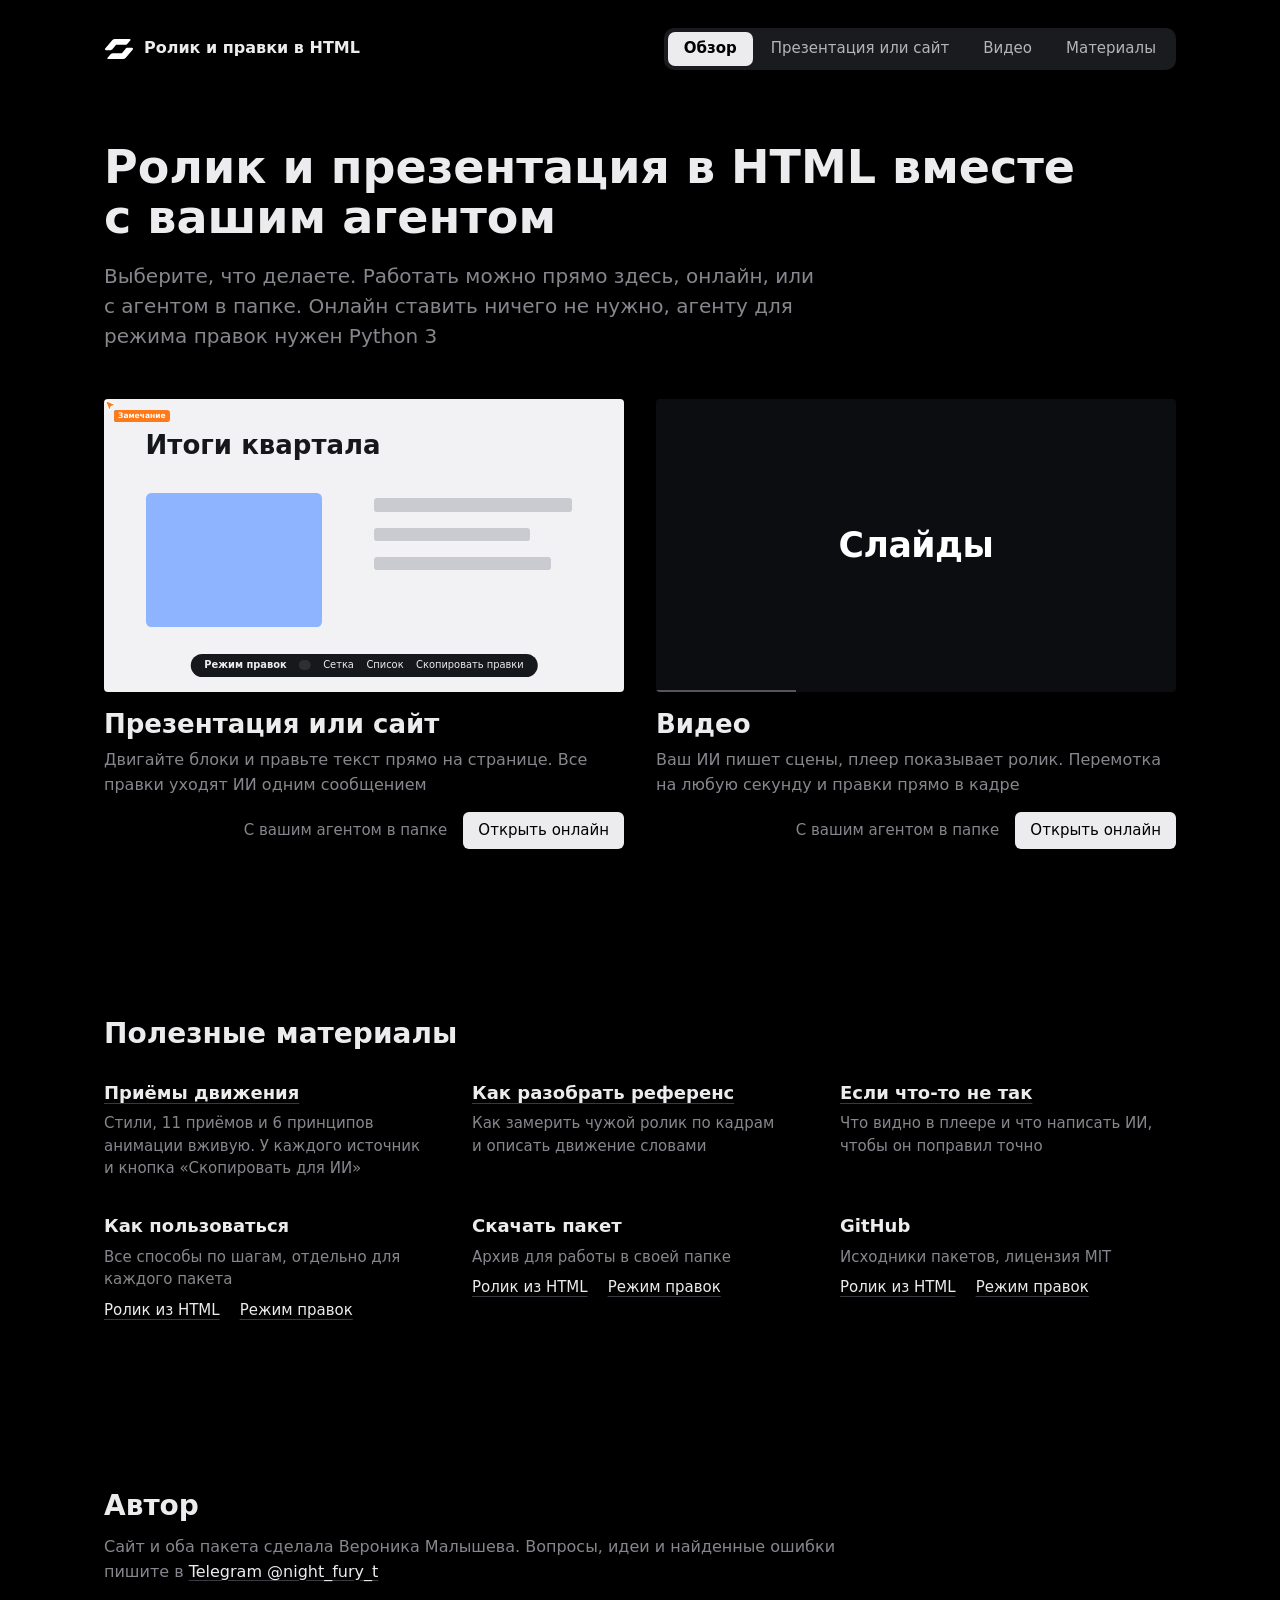
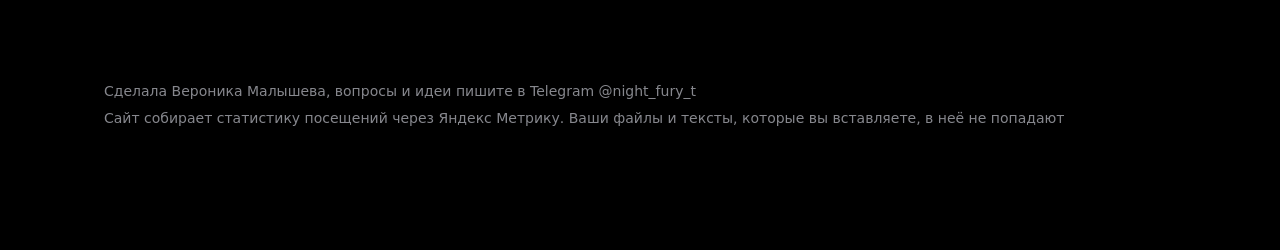
<file: index.html>
<!doctype html>
<html lang="ru">
<head>
<meta charset="utf-8">
<meta name="viewport" content="width=device-width, initial-scale=1">
<title>Ролик и правки в HTML</title>
<link rel="icon" href="favicon.ico" sizes="32x32">
<link rel="icon" href="favicon.svg" type="image/svg+xml">
<!-- Яндекс Метрика: посещения, цели на главных кнопках, Вебвизор без полей ввода и имён файлов (их блоки с классом ym-hide-content).
     Внизу страницы строка о статистике, её требуют условия Метрики. В режим правок и плеер счётчик не ставить -->
<script>
(function(m,e,t,r,i,k,a){m[i]=m[i]||function(){(m[i].a=m[i].a||[]).push(arguments)};m[i].l=1*new Date();for(var j=0;j<document.scripts.length;j++){if(document.scripts[j].src===r){return;}}k=e.createElement(t),a=e.getElementsByTagName(t)[0],k.async=1,k.src=r,a.parentNode.insertBefore(k,a)})(window,document,'script','https://mc.yandex.ru/metrika/tag.js','ym');
ym(114097970,'init',{clickmap:true,trackLinks:true,accurateTrackBounce:true,webvisor:true});
(function(){
  var ID=114097970, GOALS=[
    ['[data-open]','open_files'],
    ['[data-copy-brief],[data-download],[data-copy="instr"]','copy_for_chat'],
    ['[data-copy]','agent_phrase'],
    ['[data-play],[data-pick]','reel_open'],
    ['a[href*="/archive/"]','download_package']];
  document.addEventListener('click',function(e){
    var t=e.target; if(!t||!t.closest) return;
    for(var i=0;i<GOALS.length;i++) if(t.closest(GOALS[i][0])){ ym(ID,'reachGoal',GOALS[i][1]); return }
  },true);
  document.addEventListener('dragstart',function(e){
    if(e.target&&e.target.closest&&e.target.closest('a.bm,[data-bm]')) ym(ID,'reachGoal','bookmark');
  },true);
  document.addEventListener('DOMContentLoaded',function(){
    var foot=document.querySelector('.foot'), box=foot||document.querySelector('.page,.site')||document.body;
    var p=document.createElement(foot?'span':'p');
    p.className='ym-note';
    p.innerHTML='Сайт собирает статистику посещений через <a href="https://yandex.ru/legal/confidential/" style="color:inherit">Яндекс&nbsp;Метрику</a>. Ваши файлы и&nbsp;тексты, которые вы вставляете, в&nbsp;неё не&nbsp;попадают';
    p.style.cssText=foot?'flex-basis:100%':'margin:96px 0 0;font-size:14px;color:var(--ui-mute)';
    box.appendChild(p);
  });
})();
</script>
<link rel="stylesheet" href="site.css?v=202611061509">
</head>
<body>
<div class="site">
  <header class="s-top">
    <a class="s-name" href="index.html"><img src="logo-white.svg" alt="">Ролик и&nbsp;правки в&nbsp;HTML</a>
    <nav class="seg"><a class="on" href="index.html">Обзор</a><a href="Презентация.html">Презентация или&nbsp;сайт</a><a href="Видео.html">Видео</a><a href="%D0%9F%D1%80%D0%B8%D1%91%D0%BC%D1%8B%20%D0%B4%D0%B2%D0%B8%D0%B6%D0%B5%D0%BD%D0%B8%D1%8F.html">Материалы</a></nav>
  </header>

  <h1>Ролик и&nbsp;презентация в&nbsp;HTML вместе с&nbsp;вашим агентом</h1>
  <p class="lead">Выберите, что делаете. Работать можно прямо здесь, онлайн, или с&nbsp;агентом в&nbsp;папке. Онлайн ставить ничего не&nbsp;нужно, агенту для режима правок нужен Python&nbsp;3</p>

  <div class="pair">
    <div>
      <!-- Пример правок: три курсора правят слайд одновременно. Сдвиг блока, правка заголовка, замечание к строке -->
      <div class="ex"><div class="sl demo">
        <b class="sl-t"><span class="t-old">Итоги квартала</span><span class="t-new">Итоги года<i class="caret"></i></span></b>
        <i class="sl-guide"></i><i class="sl-img"></i>
        <i class="sl-txt"></i><i class="sl-txt s2"></i><i class="sl-txt s3"></i>
        <span class="sl-note">Крупнее</span>
        <span class="cur cur-a"><svg viewBox="0 0 16 16"><path d="M1.5 1.5l5 12.5 1.9-5.1 5.1-1.9z"/></svg><em>Сдвиг</em></span>
        <span class="cur cur-b"><svg viewBox="0 0 16 16"><path d="M1.5 1.5l5 12.5 1.9-5.1 5.1-1.9z"/></svg><em>Текст</em></span>
        <span class="cur cur-c"><svg viewBox="0 0 16 16"><path d="M1.5 1.5l5 12.5 1.9-5.1 5.1-1.9z"/></svg><em>Замечание</em></span>
        <span class="sl-bar"><b>Режим правок</b><span class="cnt"><i class="n0">0</i><i class="n2">2</i><i class="n3">3</i></span><span>Сетка</span><span>Список</span><span>Скопировать правки</span></span>
      </div></div>
      <h2>Презентация или сайт</h2>
      <p class="mute">Двигайте блоки и&nbsp;правьте текст прямо на странице. Все правки уходят ИИ одним сообщением</p>
      <div class="row"><a class="btn ghost" href="Презентация.html#agent">С&nbsp;вашим агентом в&nbsp;папке</a><a class="btn" href="Презентация.html">Открыть онлайн</a></div>
    </div>
    <div>
      <!-- Пример ролика: пресет «Короткие фразы как в рекламе Apple» из пакета, фразы про плагины -->
      <div class="ex ex-apple" data-lines='[["Плагины", "для Pixso."], ["Слайды", "в PowerPoint."], ["Градиенты", "в один клик."], ["Таблицы", "без рутины."]]'><i class="ex-bar"></i></div>
      <h2>Видео</h2>
      <p class="mute">Ваш ИИ пишет сцены, плеер показывает ролик. Перемотка на&nbsp;любую секунду и&nbsp;правки прямо в&nbsp;кадре</p>
      <div class="row"><a class="btn ghost" href="Видео.html#agent">С&nbsp;вашим агентом в&nbsp;папке</a><a class="btn" href="Видео.html">Открыть онлайн</a></div>
    </div>
  </div>

  <h2 class="far">Полезные материалы</h2>
  <div class="links">
    <a href="%D0%9F%D1%80%D0%B8%D1%91%D0%BC%D1%8B%20%D0%B4%D0%B2%D0%B8%D0%B6%D0%B5%D0%BD%D0%B8%D1%8F.html"><b>Приёмы движения</b><span>Стили, 11 приёмов и&nbsp;6 принципов анимации вживую. У&nbsp;каждого источник и&nbsp;кнопка «Скопировать для ИИ»</span></a>
    <a href="%D0%9A%D0%B0%D0%BA%20%D1%80%D0%B0%D0%B7%D0%BE%D0%B1%D1%80%D0%B0%D1%82%D1%8C%20%D1%80%D0%B5%D1%84%D0%B5%D1%80%D0%B5%D0%BD%D1%81.html"><b>Как разобрать референс</b><span>Как замерить чужой ролик по кадрам и&nbsp;описать движение словами</span></a>
    <a href="%D0%95%D1%81%D0%BB%D0%B8%20%D1%87%D1%82%D0%BE-%D1%82%D0%BE%20%D0%BD%D0%B5%20%D1%82%D0%B0%D0%BA.html"><b>Если что-то не так</b><span>Что видно в&nbsp;плеере и&nbsp;что написать ИИ, чтобы он поправил точно</span></a>
    <div><b>Как пользоваться</b><span>Все способы по&nbsp;шагам, отдельно для каждого пакета</span><span class="two"><a href="https://github.com/Tomb-Raider/rolik-iz-html/blob/main/%D0%9A%D0%B0%D0%BA%20%D0%BF%D0%BE%D0%BB%D1%8C%D0%B7%D0%BE%D0%B2%D0%B0%D1%82%D1%8C%D1%81%D1%8F.md">Ролик из&nbsp;HTML</a><a href="https://github.com/Tomb-Raider/rezhim-pravok/blob/main/%D0%9A%D0%B0%D0%BA%20%D0%BF%D0%BE%D0%BB%D1%8C%D0%B7%D0%BE%D0%B2%D0%B0%D1%82%D1%8C%D1%81%D1%8F.md">Режим правок</a></span></div>
    <div><b>Скачать пакет</b><span>Архив для работы в&nbsp;своей папке</span><span class="two"><a href="https://github.com/Tomb-Raider/rolik-iz-html/archive/refs/heads/main.zip">Ролик из&nbsp;HTML</a><a href="https://github.com/Tomb-Raider/rezhim-pravok/archive/refs/heads/main.zip">Режим правок</a></span></div>
    <div><b>GitHub</b><span>Исходники пакетов, лицензия MIT</span><span class="two"><a href="https://github.com/Tomb-Raider/rolik-iz-html">Ролик из&nbsp;HTML</a><a href="https://github.com/Tomb-Raider/rezhim-pravok">Режим правок</a></span></div>
  </div>

  <h2 class="far">Автор</h2>
  <p class="mute">Сайт и&nbsp;оба пакета сделала Вероника Малышева. Вопросы, идеи и&nbsp;найденные ошибки пишите в&nbsp;<a href="https://t.me/night_fury_t">Telegram @night_fury_t</a></p>

  <div class="foot">
    <span class="who">Сделала Вероника Малышева, вопросы и&nbsp;идеи пишите в&nbsp;<a href="https://t.me/night_fury_t">Telegram @night_fury_t</a></span>
  </div>
</div>
<script src="site.js?v=202611061509"></script>
</body>
</html>
</file>
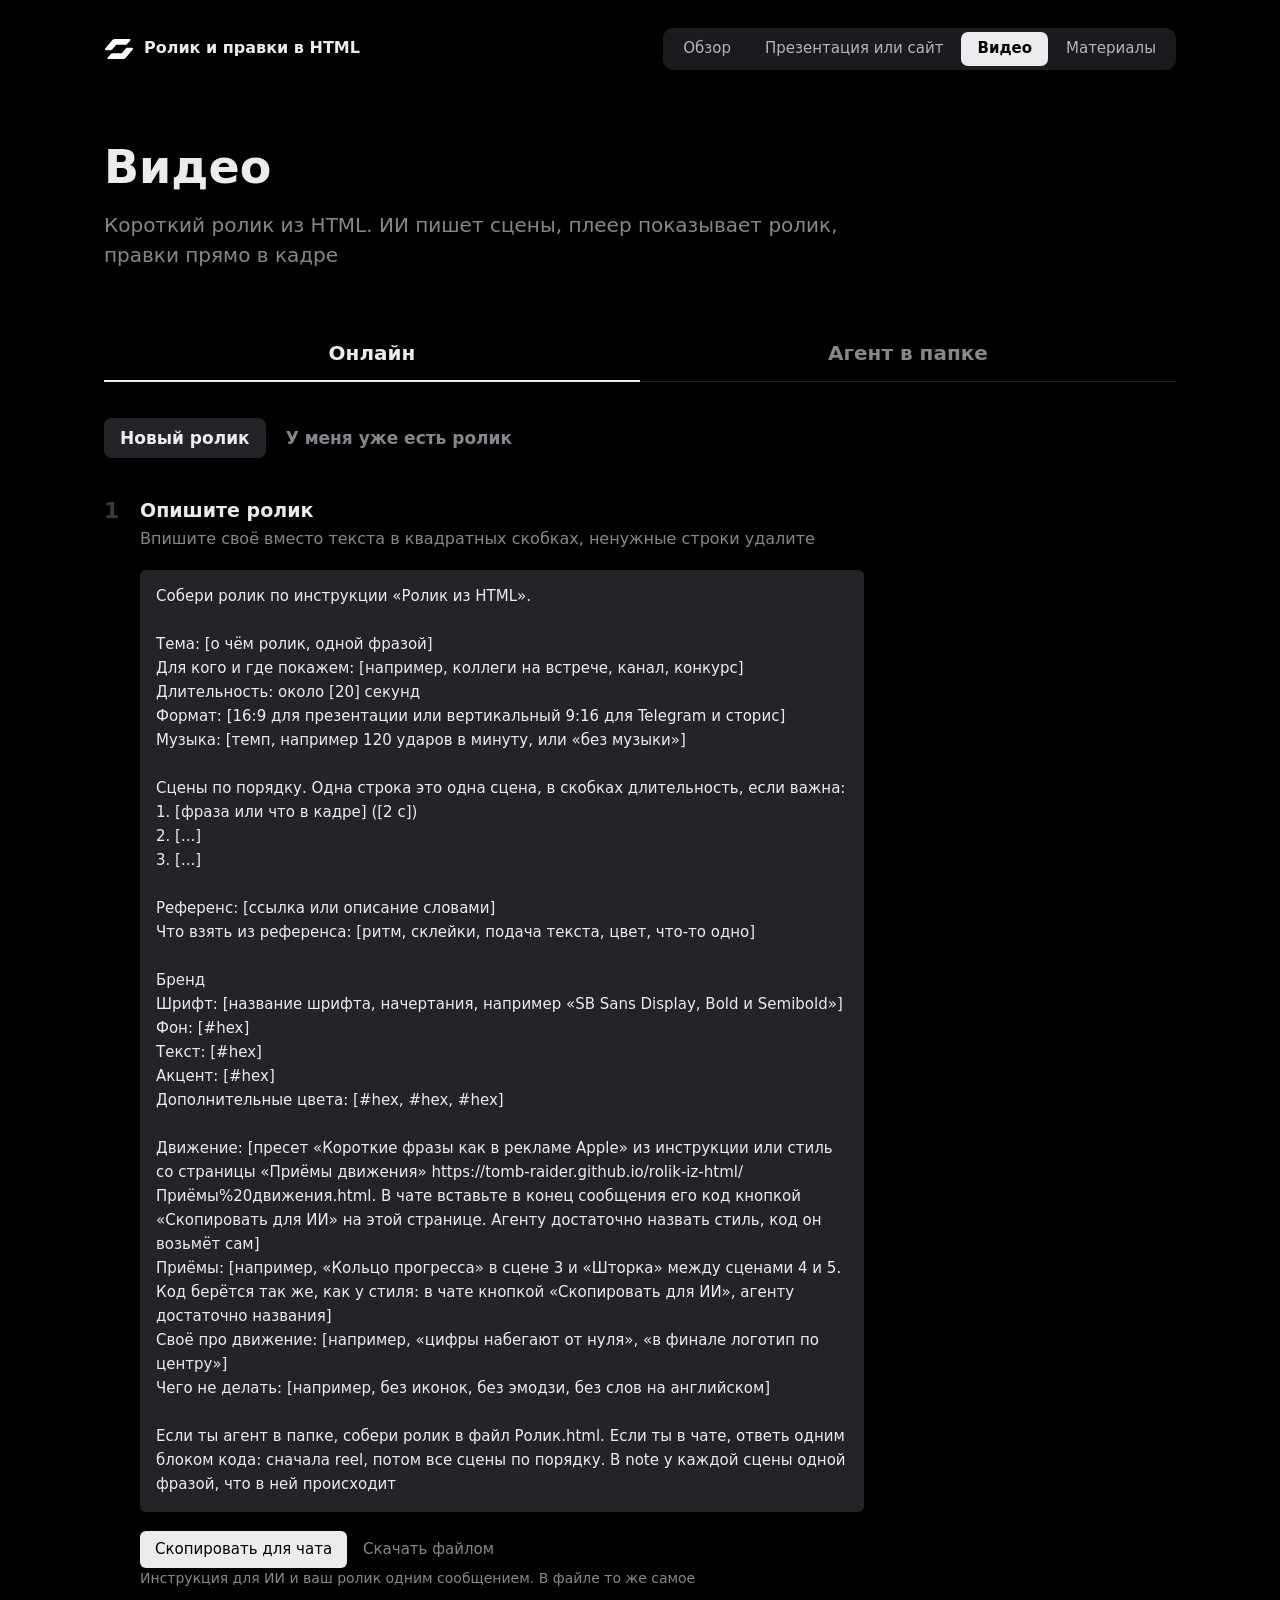
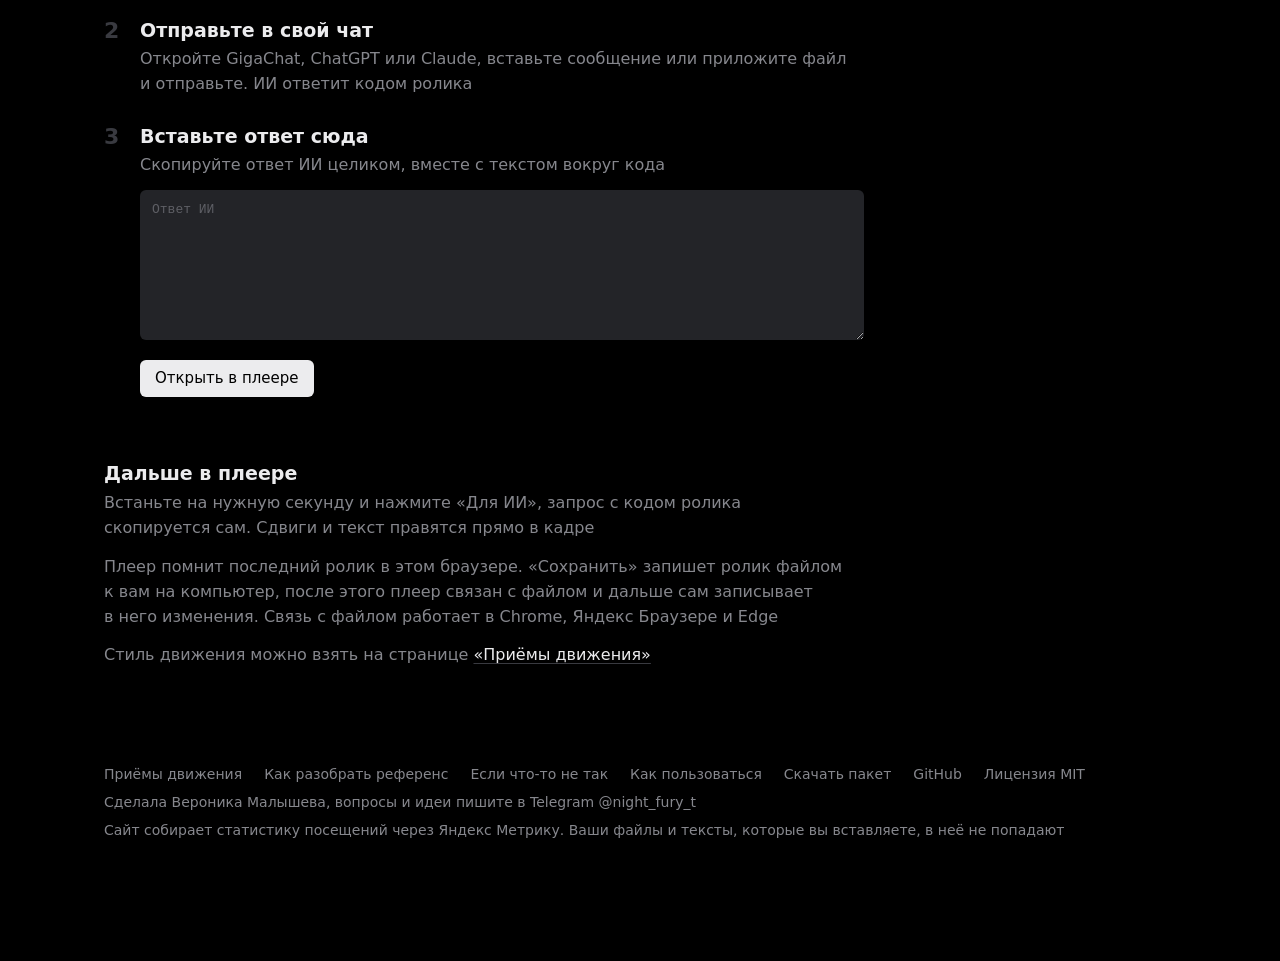
<file: Видео.html>
<!doctype html>
<html lang="ru">
<head>
<meta charset="utf-8">
<meta name="viewport" content="width=device-width, initial-scale=1">
<title>Видео · Ролик и правки в HTML</title>
<link rel="icon" href="favicon.ico" sizes="32x32">
<link rel="icon" href="favicon.svg" type="image/svg+xml">
<!-- Яндекс Метрика: посещения, цели на главных кнопках, Вебвизор без полей ввода и имён файлов (их блоки с классом ym-hide-content).
     Внизу страницы строка о статистике, её требуют условия Метрики. В режим правок и плеер счётчик не ставить -->
<script>
(function(m,e,t,r,i,k,a){m[i]=m[i]||function(){(m[i].a=m[i].a||[]).push(arguments)};m[i].l=1*new Date();for(var j=0;j<document.scripts.length;j++){if(document.scripts[j].src===r){return;}}k=e.createElement(t),a=e.getElementsByTagName(t)[0],k.async=1,k.src=r,a.parentNode.insertBefore(k,a)})(window,document,'script','https://mc.yandex.ru/metrika/tag.js','ym');
ym(114097970,'init',{clickmap:true,trackLinks:true,accurateTrackBounce:true,webvisor:true});
(function(){
  var ID=114097970, GOALS=[
    ['[data-open]','open_files'],
    ['[data-copy-brief],[data-download],[data-copy="instr"]','copy_for_chat'],
    ['[data-copy]','agent_phrase'],
    ['[data-play],[data-pick]','reel_open'],
    ['a[href*="/archive/"]','download_package']];
  document.addEventListener('click',function(e){
    var t=e.target; if(!t||!t.closest) return;
    for(var i=0;i<GOALS.length;i++) if(t.closest(GOALS[i][0])){ ym(ID,'reachGoal',GOALS[i][1]); return }
  },true);
  document.addEventListener('dragstart',function(e){
    if(e.target&&e.target.closest&&e.target.closest('a.bm,[data-bm]')) ym(ID,'reachGoal','bookmark');
  },true);
  document.addEventListener('DOMContentLoaded',function(){
    var foot=document.querySelector('.foot'), box=foot||document.querySelector('.page,.site')||document.body;
    var p=document.createElement(foot?'span':'p');
    p.className='ym-note';
    p.innerHTML='Сайт собирает статистику посещений через <a href="https://yandex.ru/legal/confidential/" style="color:inherit">Яндекс&nbsp;Метрику</a>. Ваши файлы и&nbsp;тексты, которые вы вставляете, в&nbsp;неё не&nbsp;попадают';
    p.style.cssText=foot?'flex-basis:100%':'margin:96px 0 0;font-size:14px;color:var(--ui-mute)';
    box.appendChild(p);
  });
})();
</script>
<link rel="stylesheet" href="site.css?v=202611061509">
</head>
<body>
<div class="site">
  <header class="s-top">
    <a class="s-name" href="index.html"><img src="logo-white.svg" alt="">Ролик и&nbsp;правки в&nbsp;HTML</a>
    <nav class="seg"><a href="index.html">Обзор</a><a href="Презентация.html">Презентация или&nbsp;сайт</a><a class="on" href="Видео.html">Видео</a><a href="%D0%9F%D1%80%D0%B8%D1%91%D0%BC%D1%8B%20%D0%B4%D0%B2%D0%B8%D0%B6%D0%B5%D0%BD%D0%B8%D1%8F.html">Материалы</a></nav>
  </header>

  <h1>Видео</h1>
  <p class="lead">Короткий ролик из&nbsp;HTML. ИИ пишет сцены, плеер показывает ролик, правки прямо в&nbsp;кадре</p>

  <nav class="tabs"><a class="on" href="#online">Онлайн</a><a href="#agent">Агент в&nbsp;папке</a></nav>

  <!-- Онлайн: сначала выбор пути. Новый ролик: шаблон одним полем, ответ ИИ в плеер. Свой ролик: файл в плеер. Всё делает reel.js -->
  <section data-panel="online" class="on">
    <div class="paths"><button data-way-btn="new" class="on" aria-pressed="true">Новый ролик</button><button data-way-btn="have" aria-pressed="false">У&nbsp;меня уже есть ролик</button></div>

    <div data-way="new">
      <!-- Справа была заглушка записи экрана. Её решение 06.11: вернём вместе с записью, тогда снова обернуть шаги в .split -->
      <div>
        <ol class="steps one">
          <li><span class="n">1</span><div>
            <h3>Опишите ролик</h3>
            <p>Впишите своё вместо текста в&nbsp;квадратных скобках, ненужные строки удалите</p>
            <div class="field tpl"><textarea id="tpl" class="ym-hide-content" spellcheck="true" aria-label="Описание ролика"></textarea></div>
            <div class="row" style="margin-top:12px"><button class="btn" data-copy-brief>Скопировать для чата</button><button class="btn ghost" data-download>Скачать файлом</button><span class="grow"></span><button class="btn ghost" data-reset hidden>Вернуть шаблон</button></div>
            <p class="note">Инструкция для ИИ и&nbsp;ваш ролик одним сообщением. В&nbsp;файле то&nbsp;же самое</p>
          </div></li>
          <li><span class="n">2</span><div>
            <h3>Отправьте в&nbsp;свой чат</h3>
            <p>Откройте GigaChat, ChatGPT или Claude, вставьте сообщение или приложите файл и&nbsp;отправьте. ИИ ответит кодом ролика</p>
          </div></li>
          <li><span class="n">3</span><div>
            <h3>Вставьте ответ сюда</h3>
            <p>Скопируйте ответ ИИ целиком, вместе с&nbsp;текстом вокруг кода</p>
            <div class="field answer"><textarea id="answer" class="ym-hide-content" spellcheck="false" placeholder="Ответ ИИ"></textarea></div>
            <div class="row" style="margin-top:12px"><button class="btn" data-play>Открыть в&nbsp;плеере</button></div>
            <p class="msg" id="answerMsg" aria-live="polite"></p>
          </div></li>
        </ol>
      </div>

      <div class="after">
        <h3>Дальше в&nbsp;плеере</h3>
        <p class="mute">Встаньте на нужную секунду и&nbsp;нажмите «Для ИИ», запрос с&nbsp;кодом ролика скопируется сам. Сдвиги и&nbsp;текст правятся прямо в&nbsp;кадре</p>
        <p class="mute">Плеер помнит последний ролик в&nbsp;этом браузере. «Сохранить» запишет ролик файлом к&nbsp;вам на компьютер, после этого плеер связан с&nbsp;файлом и&nbsp;дальше сам записывает в&nbsp;него изменения. Связь с&nbsp;файлом работает в&nbsp;Chrome, Яндекс Браузере и&nbsp;Edge</p>
        <p class="mute">Стиль движения можно взять на странице <a href="%D0%9F%D1%80%D0%B8%D1%91%D0%BC%D1%8B%20%D0%B4%D0%B2%D0%B8%D0%B6%D0%B5%D0%BD%D0%B8%D1%8F.html">«Приёмы движения»</a></p>
      </div>
    </div>

    <div data-way="have" hidden>
      <div class="split">
        <div>
          <div class="drop">
            <p class="big">Перетащите сюда файл ролика</p>
            <div class="row"><button class="btn" data-pick>Выбрать файл</button></div>
          </div>
          <p class="msg" id="haveMsg" aria-live="polite"></p>
          <p class="ym-hide-content note" id="last" hidden>Последний открытый ролик: <a href="#"></a></p>
          <p class="note">Это HTML, который сохранил плеер. Файл остаётся в&nbsp;вашем браузере и&nbsp;в&nbsp;интернет не&nbsp;уходит</p>
        </div>
        <ol class="steps side">
          <li><span class="n">1</span><div><h3>Откройте</h3><p>Ролик откроется здесь&nbsp;же, в&nbsp;плеере</p></div></li>
          <li><span class="n">2</span><div><h3>Правьте</h3><p>На паузе нажмите <b>Правки</b> и&nbsp;тяните объекты. Двойной щелчок заходит на&nbsp;слой глубже и&nbsp;в&nbsp;текст, Esc на&nbsp;слой выше. <b>Для ИИ</b> соберёт правки в&nbsp;одно сообщение для чата</p></div></li>
          <li><span class="n">3</span><div><h3>Сохраните</h3><p>Ответ ИИ вставьте кнопкой <b>Код</b>. <b>Сохранить</b> запишет ролик файлом</p></div></li>
        </ol>
      </div>
    </div>
  </section>

  <!-- Агент в папке -->
  <section data-panel="agent">
    <div class="split">
      <div class="agent">
        <p class="mute">Для Claude Code, Codex, Cursor, GigaCode. Отправьте фразу агенту из&nbsp;папки, где будет лежать ролик</p>
        <pre class="phrase">Собери ролик по пакету github.com/Tomb-Raider/rolik-iz-html. Скачай его через git clone и сделай всё по его «Инструкции для ИИ». Ролик положи в Ролик.html и открой его в браузере. О чём ролик, напишу следующим сообщением</pre>
        <button class="btn" data-copy>Скопировать фразу</button>
      </div>
      <ol class="steps side">
        <li><span class="n">1</span><div><h3>Отправьте фразу</h3><p>Агент скачает пакет и&nbsp;прочитает инструкцию. На&nbsp;Mac при первом скачивании система может предложить поставить инструменты разработчика, согласитесь</p></div></li>
        <li><span class="n">2</span><div><h3>Опишите ролик</h3><p>Заполните шаблон на вкладке «Онлайн», нажмите «Скопировать&nbsp;для&nbsp;чата» и&nbsp;отправьте агенту вторым сообщением. Агенту подходит то&nbsp;же, что и&nbsp;чату</p></div></li>
        <li><span class="n">3</span><div><h3>Смотрите в&nbsp;плеере</h3><p>Агент соберёт Ролик.html и&nbsp;откроет его. Нажмите «Связать с&nbsp;файлом», и&nbsp;правки агента будут появляться сами</p></div></li>
      </ol>
    </div>
  </section>

  <div class="foot">
    <a href="%D0%9F%D1%80%D0%B8%D1%91%D0%BC%D1%8B%20%D0%B4%D0%B2%D0%B8%D0%B6%D0%B5%D0%BD%D0%B8%D1%8F.html">Приёмы движения</a>
    <a href="%D0%9A%D0%B0%D0%BA%20%D1%80%D0%B0%D0%B7%D0%BE%D0%B1%D1%80%D0%B0%D1%82%D1%8C%20%D1%80%D0%B5%D1%84%D0%B5%D1%80%D0%B5%D0%BD%D1%81.html">Как разобрать референс</a>
    <a href="%D0%95%D1%81%D0%BB%D0%B8%20%D1%87%D1%82%D0%BE-%D1%82%D0%BE%20%D0%BD%D0%B5%20%D1%82%D0%B0%D0%BA.html">Если что-то не так</a>
    <a href="https://github.com/Tomb-Raider/rolik-iz-html/blob/main/%D0%9A%D0%B0%D0%BA%20%D0%BF%D0%BE%D0%BB%D1%8C%D0%B7%D0%BE%D0%B2%D0%B0%D1%82%D1%8C%D1%81%D1%8F.md">Как пользоваться</a>
    <a href="https://github.com/Tomb-Raider/rolik-iz-html/archive/refs/heads/main.zip">Скачать пакет</a>
    <a href="https://github.com/Tomb-Raider/rolik-iz-html">GitHub</a>
    <span>Лицензия MIT</span>
    <span class="who">Сделала Вероника Малышева, вопросы и&nbsp;идеи пишите в&nbsp;<a href="https://t.me/night_fury_t">Telegram @night_fury_t</a></span>
  </div>
</div>
<input type="file" id="reelIn" accept=".html,.htm,image/*,font/*,.woff,.woff2,.ttf,.otf" multiple hidden>
<div id="drop">Отпустите, чтобы открыть ролик</div>
<script src="site.js?v=202611061509"></script>
<script src="reel.js?v=202611061509"></script>
</body>
</html>
</file>
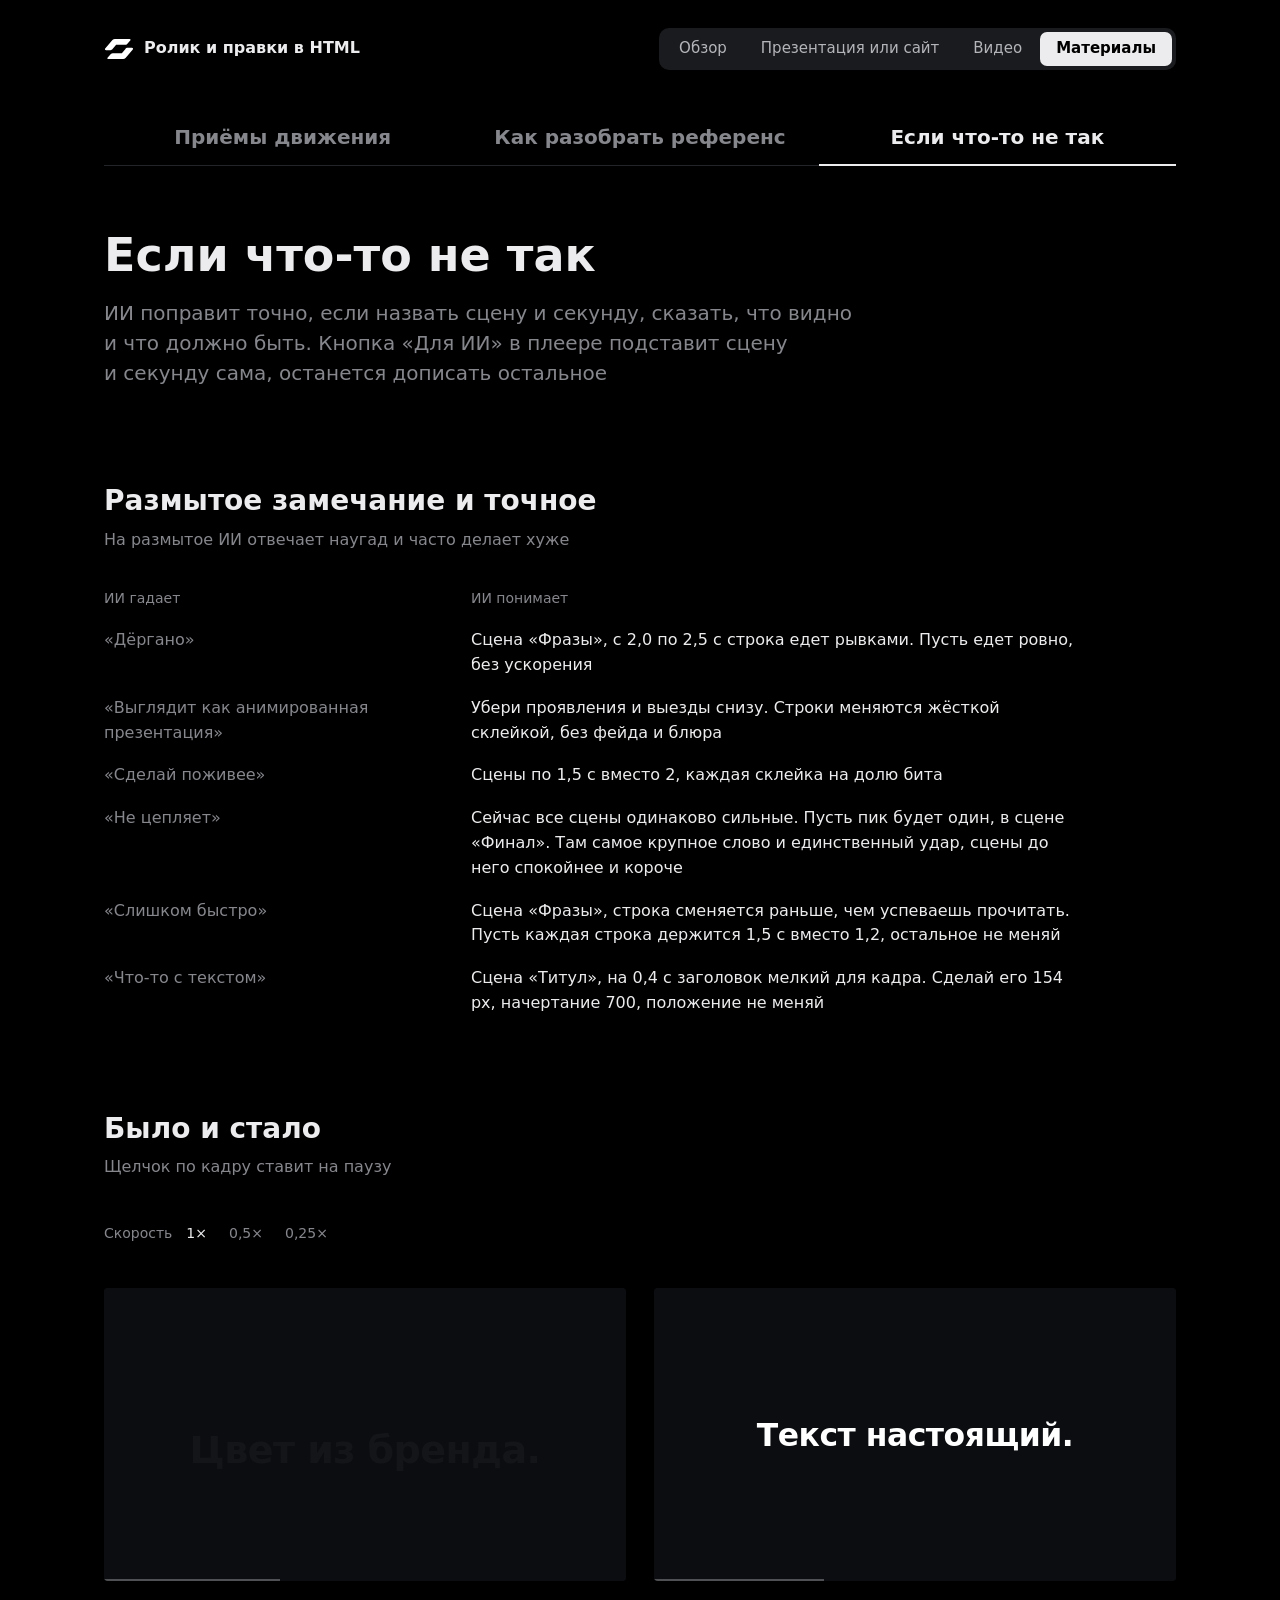
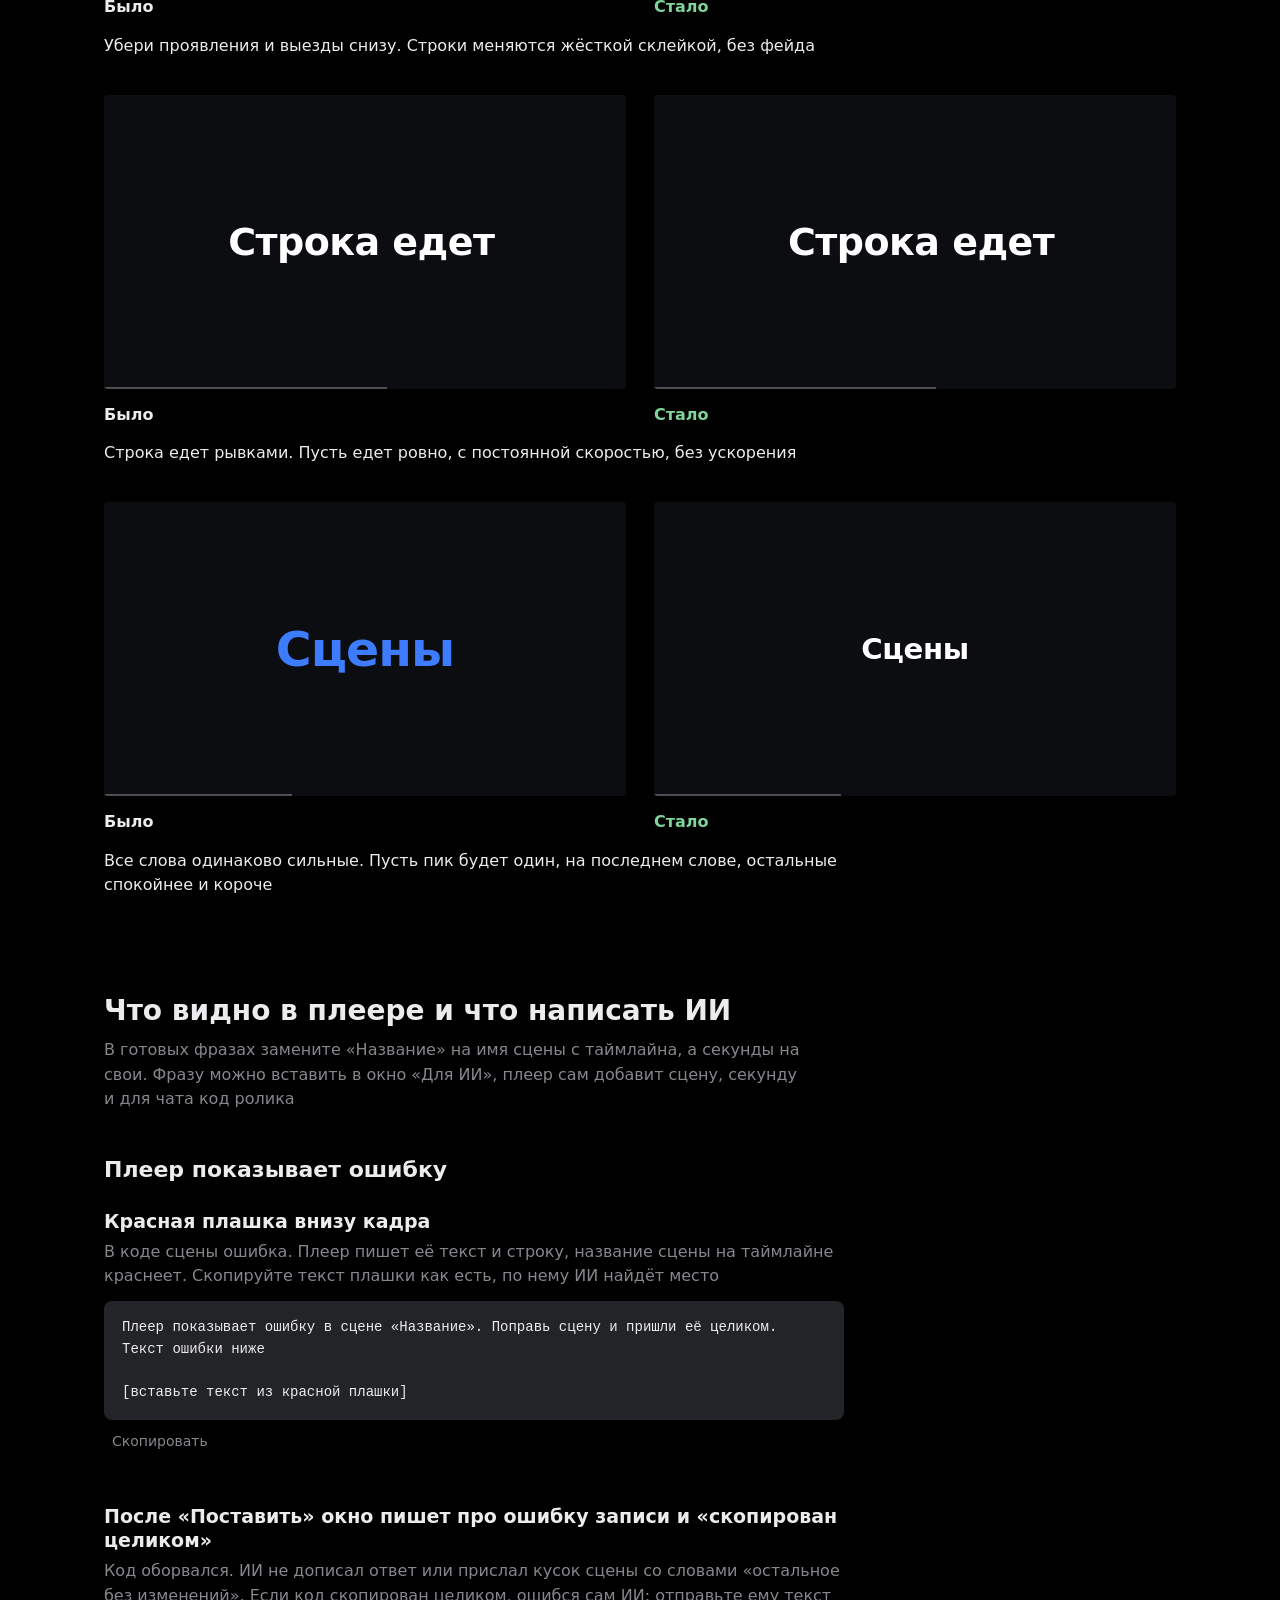
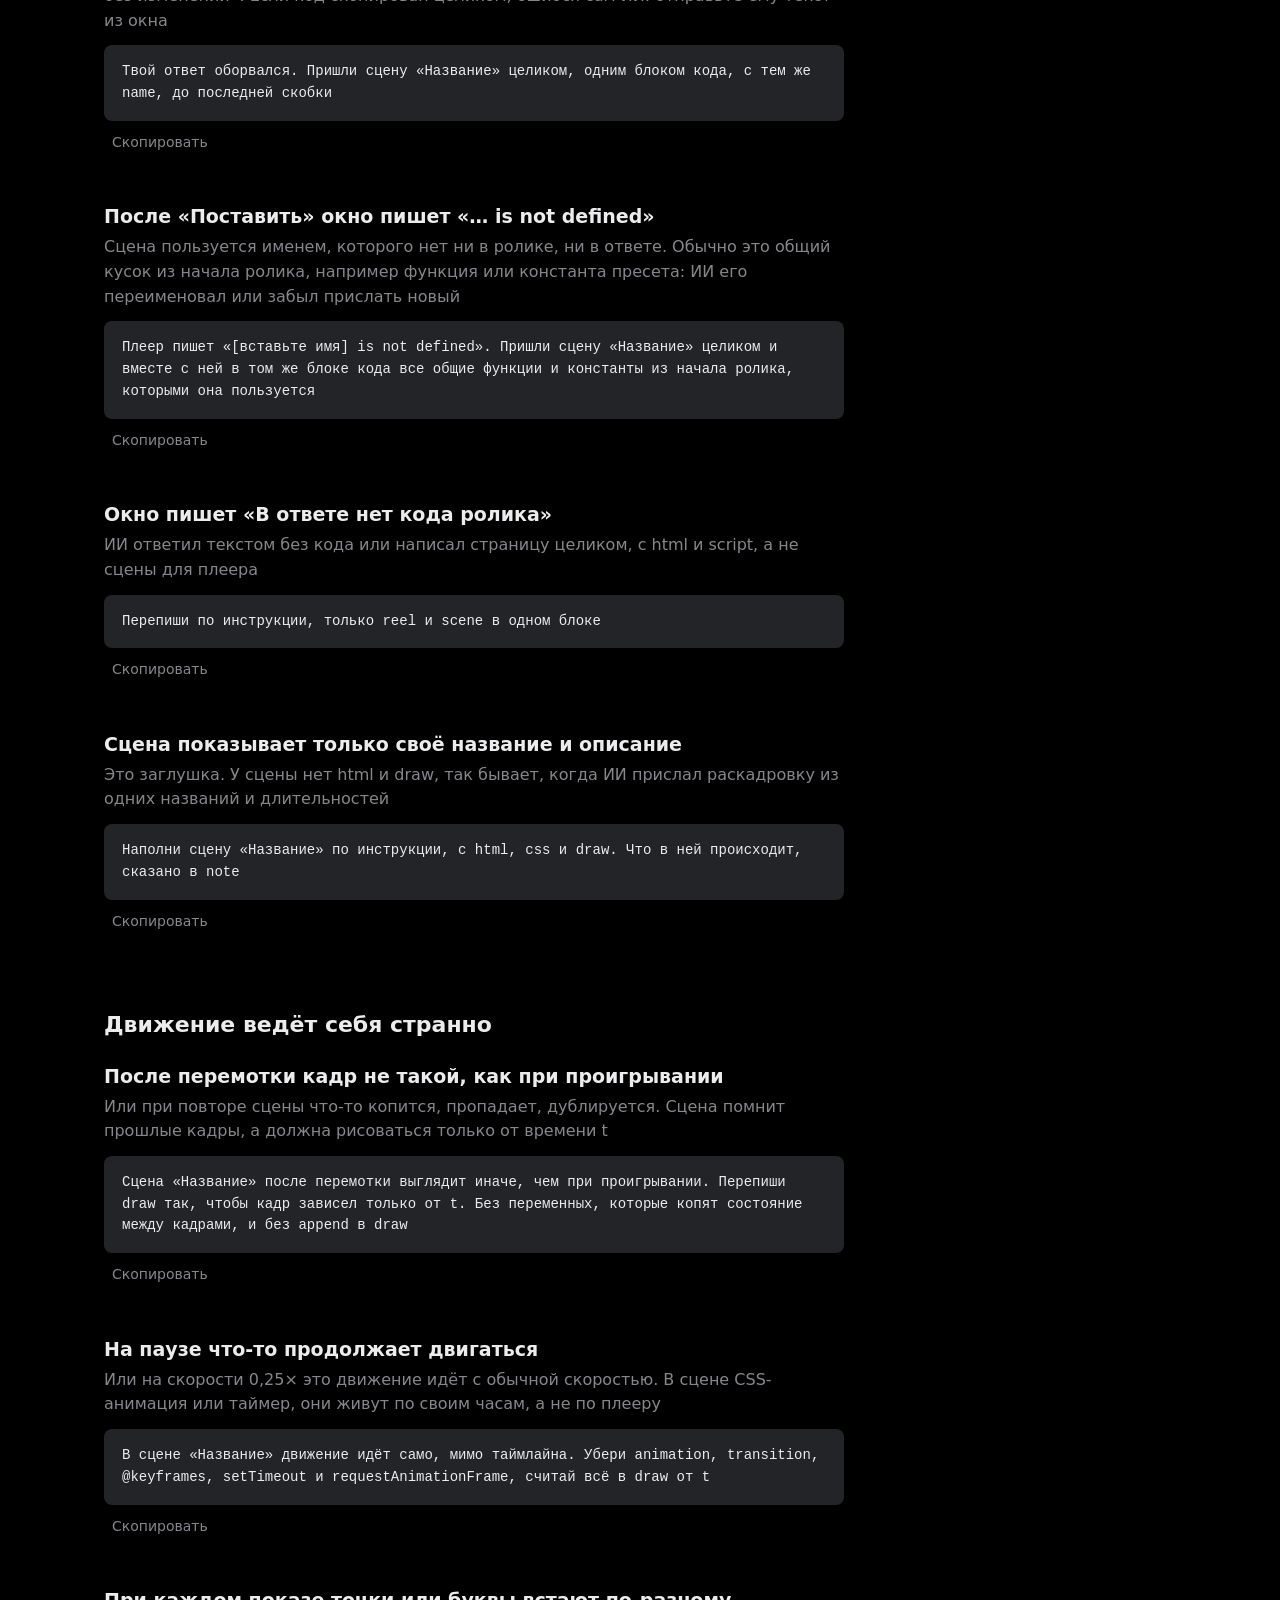
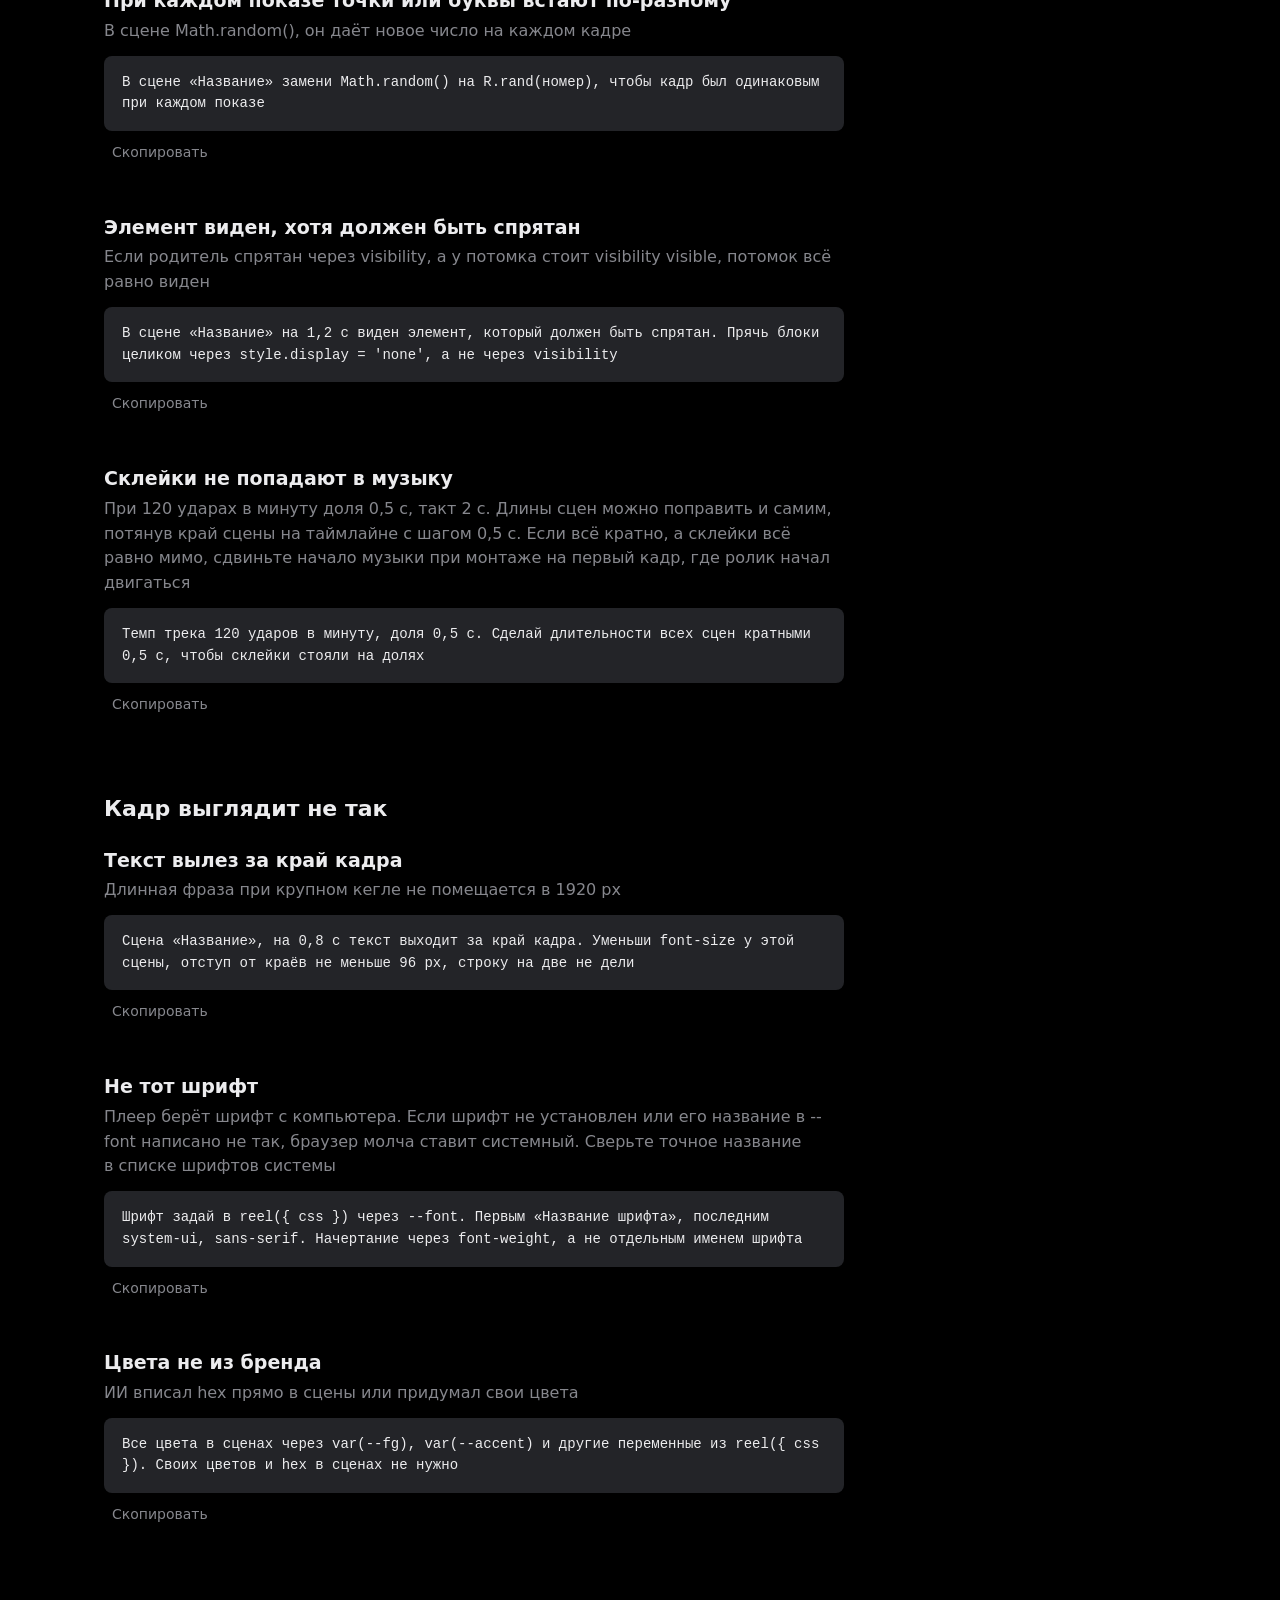
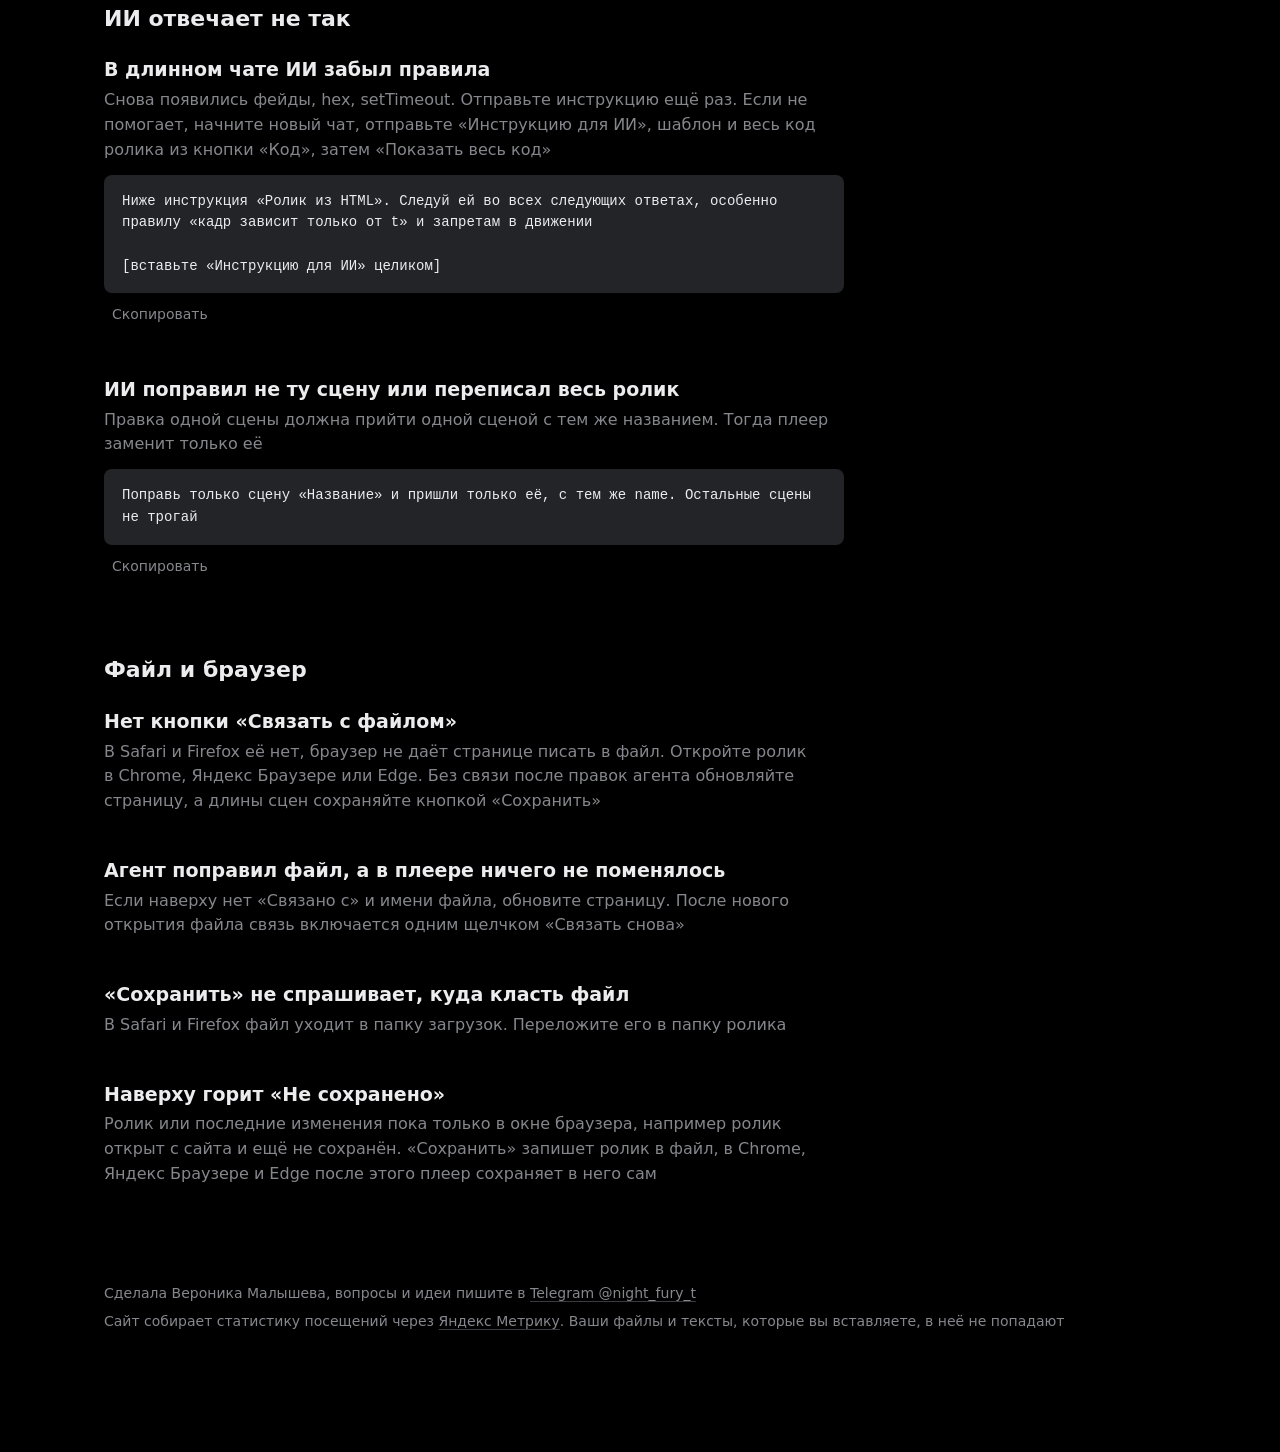
<file: Если что-то не так.html>
<!doctype html>
<html lang="ru">
<head>
<meta charset="utf-8">
<meta name="viewport" content="width=device-width, initial-scale=1">
<title>Если что-то не так · Ролик и правки в HTML</title>
<link rel="icon" href="favicon.ico" sizes="32x32">
<link rel="icon" href="favicon.svg" type="image/svg+xml">
<!-- Яндекс Метрика: посещения, цели на главных кнопках, Вебвизор без полей ввода и имён файлов (их блоки с классом ym-hide-content).
     Внизу страницы строка о статистике, её требуют условия Метрики. В режим правок и плеер счётчик не ставить -->
<script>
(function(m,e,t,r,i,k,a){m[i]=m[i]||function(){(m[i].a=m[i].a||[]).push(arguments)};m[i].l=1*new Date();for(var j=0;j<document.scripts.length;j++){if(document.scripts[j].src===r){return;}}k=e.createElement(t),a=e.getElementsByTagName(t)[0],k.async=1,k.src=r,a.parentNode.insertBefore(k,a)})(window,document,'script','https://mc.yandex.ru/metrika/tag.js','ym');
ym(114097970,'init',{clickmap:true,trackLinks:true,accurateTrackBounce:true,webvisor:true});
(function(){
  var ID=114097970, GOALS=[
    ['[data-open]','open_files'],
    ['[data-copy-brief],[data-download],[data-copy="instr"]','copy_for_chat'],
    ['[data-copy]','agent_phrase'],
    ['[data-play],[data-pick]','reel_open'],
    ['a[href*="/archive/"]','download_package']];
  document.addEventListener('click',function(e){
    var t=e.target; if(!t||!t.closest) return;
    for(var i=0;i<GOALS.length;i++) if(t.closest(GOALS[i][0])){ ym(ID,'reachGoal',GOALS[i][1]); return }
  },true);
  document.addEventListener('dragstart',function(e){
    if(e.target&&e.target.closest&&e.target.closest('a.bm,[data-bm]')) ym(ID,'reachGoal','bookmark');
  },true);
  document.addEventListener('DOMContentLoaded',function(){
    var foot=document.querySelector('.foot'), box=foot||document.querySelector('.page,.site')||document.body;
    var p=document.createElement(foot?'span':'p');
    p.className='ym-note';
    p.innerHTML='Сайт собирает статистику посещений через <a href="https://yandex.ru/legal/confidential/" style="color:inherit">Яндекс&nbsp;Метрику</a>. Ваши файлы и&nbsp;тексты, которые вы вставляете, в&nbsp;неё не&nbsp;попадают';
    p.style.cssText=foot?'flex-basis:100%':'margin:96px 0 0;font-size:14px;color:var(--ui-mute)';
    box.appendChild(p);
  });
})();
</script>
<style>
/* Страницы пакета «Ролик из HTML». Фон чёрный, шрифты SB Sans: текст SB Sans Text, заголовки SB Sans Display Extended.
   Файлов шрифтов на сайте нет, берутся установленные на компьютере. Где их нет, показывается системный шрифт */
@font-face { font-family: "SB Sans Text"; font-weight: 400; src: local("SBSansText-Regular"), local("SB Sans Text Regular"); }
@font-face { font-family: "SB Sans Text"; font-weight: 500; src: local("SBSansText-Medium"), local("SB Sans Text Medium"); }
@font-face { font-family: "SB Sans Text"; font-weight: 600; src: local("SBSansText-Semibold"), local("SB Sans Text Semibold"); }
@font-face { font-family: "SB Sans Display Extended"; font-weight: 600; src: local("SBSansDisplay-ExtendedSemibold"), local("SB Sans Display Extended Semibold"); }
:root {
  --ui-bg: #000000; --ui-fg: #ECECEE; --ui-mute: #86878D; --ui-line: #232428; --ui-line2: #393A40;
  --ui-ok: #7FD49B; --ui-bad: #FFB4AA;
  --mono: ui-monospace, SFMono-Regular, Menlo, Consolas, monospace;
}
html { background: var(--ui-bg); color: var(--ui-fg); }
body {
  margin: 0; background: var(--ui-bg); color: var(--ui-fg);
  font: 16px/1.55 "SB Sans Text", system-ui, -apple-system, "Segoe UI", Roboto, Arial, sans-serif;
  -webkit-font-smoothing: antialiased;
}
.page { max-width: 1120px; margin: 0 auto; padding: 28px 24px 120px; }
/* Общая шапка двух пакетов: «Ролик из HTML» и «Режим правок» всегда на одном месте */
.top { display: flex; gap: 24px; margin-bottom: 10px; font-size: 15px; }
.top a { color: var(--ui-mute); text-decoration: none; }
.top a:hover { color: var(--ui-fg); }
.top a.on { color: var(--ui-fg); font-weight: 600; }
.nav { display: flex; flex-wrap: wrap; gap: 4px 22px; margin-bottom: 72px; font-size: 14px; }
.nav a { color: var(--ui-mute); text-decoration: none; }
.nav a:hover, .nav a.on { color: var(--ui-fg); }
h1, h2 { font-family: "SB Sans Display Extended", "SB Sans Text", system-ui, -apple-system, "Segoe UI", Roboto, Arial, sans-serif; font-weight: 600; }
h1 { margin: 0 0 18px; font-size: 46px; line-height: 1.1; letter-spacing: 0; }
h2 { margin: 96px 0 14px; font-size: 28px; line-height: 1.2; letter-spacing: 0; }
h3 { margin: 0 0 6px; font-size: 19px; line-height: 1.3; font-weight: 600; }
p, li { max-width: 740px; }
p { margin: 0 0 14px; }
ul, ol { margin: 0 0 14px; padding-left: 22px; }
li { margin: 0 0 6px; }
a { color: var(--ui-fg); text-underline-offset: 3px; text-decoration-color: var(--ui-line2); }
.lead { max-width: 760px; margin: 0 0 20px; font-size: 20px; line-height: 1.5; color: var(--ui-mute); }
.mute { color: var(--ui-mute); }
.sub { margin: -4px 0 36px; color: var(--ui-mute); }
code { font: 0.9em/1 var(--mono); padding: 2px 5px; border-radius: 4px; background: var(--ui-line); }
pre.prompt {
  max-width: 740px; margin: 0 0 12px; padding: 16px 18px; border-radius: 8px; background: var(--ui-line);
  font: 14px/1.55 var(--mono); white-space: pre-wrap; overflow-wrap: anywhere;
}

.btn {
  appearance: none; border: 0; border-radius: 6px; padding: 7px 14px; cursor: pointer;
  background: var(--ui-fg); color: var(--ui-bg); font: inherit; font-size: 14px;
}
.btn:hover { opacity: .9; }
.btn.ghost { background: none; color: var(--ui-mute); padding: 7px 8px; }
.btn.ghost:hover, .btn.ghost.on { color: var(--ui-fg); opacity: 1; }
.tools { display: flex; flex-wrap: wrap; align-items: center; gap: 4px 6px; margin: 0 0 8px; font-size: 14px; color: var(--ui-mute); }

/* Живые примеры */
.grid { display: grid; grid-template-columns: repeat(auto-fill, minmax(min(100%, 480px), 1fr)); gap: 56px 36px; }
.grid.wide { grid-template-columns: 1fr; }
.ex-frame { position: relative; overflow: hidden; border-radius: 4px; background: #0B0D10; cursor: pointer; margin: 0 0 16px; }
.ex-frame.ex-paused::after {
  content: "Пауза"; position: absolute; right: 10px; top: 8px; font-size: 12px; color: var(--ui-mute);
}
.ex-stage {
  position: absolute; left: 0; top: 0; transform-origin: 0 0; overflow: hidden;
  --bg: #0B0D10; --fg: #FFFFFF; --accent: #3D7CFF;
  --font: system-ui, -apple-system, "Segoe UI", Roboto, Arial, sans-serif;
  background: var(--bg); color: var(--fg); font: 400 16px/1.2 var(--font);
}
.ex-slot { position: absolute; inset: 0; display: none; }
.ex-slot.on { display: block; }
.ex-slot > .ex-scene { position: absolute; inset: 0; }
.ex-bar { position: absolute; left: 0; bottom: 0; height: 2px; width: 0; background: rgba(255, 255, 255, .28); }
.ex-err {
  position: absolute; inset: auto 8px 8px; display: none; margin: 0; padding: 8px 10px; border-radius: 6px;
  background: rgba(20, 0, 0, .85); color: var(--ui-bad); font: 12px/1.4 var(--mono); white-space: pre-wrap;
}
.ex-err.on { display: block; }
.ex p { margin: 0 0 8px; }
.ex .ex-prompt { display: none; }
.ex .btn { margin-top: 6px; }
.src { font-size: 14px; color: var(--ui-mute); }
.src a { color: var(--ui-mute); }
.src a:hover { color: var(--ui-fg); }
.sources li { color: var(--ui-mute); }
/* Подвал: контакты автора, под ними строка о статистике Метрики */
.foot { display: flex; flex-wrap: wrap; gap: 6px 22px; margin-top: 96px; font-size: 14px; color: var(--ui-mute); }
.foot a { color: var(--ui-mute); }
.foot a:hover { color: var(--ui-fg); }

@media (max-width: 640px) {
  .page { padding: 20px 16px 96px; }
  .nav { margin-bottom: 48px; }
  h1 { font-size: 36px; }
  h2 { font-size: 26px; margin-top: 72px; }
  .lead { font-size: 18px; }
}

</style>
<style>
/* Своё для этой страницы */
.pairs { display: grid; grid-template-columns: minmax(0, 0.8fr) minmax(0, 1.5fr); gap: 18px 40px; max-width: 980px; margin: 28px 0 0; }
.pairs .head { font-size: 14px; color: var(--ui-mute); }
.pairs .vague { color: var(--ui-mute); }
.pairs p { margin: 0; }
.duo { display: grid; grid-template-columns: repeat(2, minmax(0, 1fr)); gap: 24px 28px; margin: 36px 0 10px; }
.duo .ex h3 { font-size: 16px; }
.duo .ex.after h3 { color: var(--ui-ok); }
.say { max-width: 740px; margin: 0 0 8px; }
.item { max-width: 740px; margin: 0 0 44px; }
.item .why { margin: 0 0 12px; color: var(--ui-mute); }
.item pre.prompt { margin: 0 0 4px; }
.item .btn { margin: 0; }
.group { margin: 72px 0 24px; font-size: 22px; }
.group.first { margin-top: 44px; }
@media (max-width: 640px) {
  .pairs { grid-template-columns: 1fr; gap: 4px; }
  .pairs .head { display: none; }
  .pairs .vague { margin-top: 22px; }
  .duo { grid-template-columns: 1fr; }
}
</style>
<style>
/* Шапка общего сайта и табы материалов, как в site.css. Вставлено скриптом «материалы для общего сайта.py» */
:root { --display: "SB Sans Display Extended", "SB Sans Text", system-ui, -apple-system, "Segoe UI", Roboto, Arial, sans-serif; }
/* Ширину страницы считаем как на остальном сайте (site.css): вместе с полями, иначе страница на 48 px шире */
.page, .s-top, .s-top *, .mt, .mt a { box-sizing: border-box; }
.s-top { display: flex; flex-wrap: wrap; align-items: center; justify-content: space-between; gap: 8px 24px; margin-bottom: 40px; }
.s-name { display: inline-flex; align-items: center; gap: 10px; color: var(--ui-fg); font-weight: 600; text-decoration: none; }
.s-name img { display: block; width: auto; height: 22px; }
.seg { display: inline-flex; gap: 2px; padding: 4px; border-radius: 10px; background: #1A1B1E; font-size: 15px; }
.seg a { padding: 7px 16px; border-radius: 7px; color: #B4B5BA; text-decoration: none; text-align: center; line-height: 1.3; }
.seg a:hover { color: var(--ui-fg); }
.seg a.on { background: var(--ui-fg); color: var(--ui-bg); font-weight: 600; }
.mt { display: grid; grid-auto-flow: column; grid-auto-columns: 1fr; margin: 0 0 64px; box-shadow: inset 0 -1px 0 var(--ui-line); }
.mt a { padding: 14px 4px 16px; color: var(--ui-mute); font: 600 20px/1.3 var(--display); text-align: center; text-decoration: none; }
.mt a:hover { color: var(--ui-fg); }
.mt a.on { color: var(--ui-fg); box-shadow: inset 0 -2px 0 var(--ui-fg); }
@media (max-width: 640px) {
  .s-top { margin-bottom: 28px; }
  .seg { display: flex; width: 100%; font-size: 14px; }
  .seg a { flex: 1; display: flex; align-items: center; justify-content: center; padding: 7px 4px; }
  .mt { margin-bottom: 44px; }
  .mt a { font-size: 15px; padding: 12px 2px 14px; }
}
</style>
</head>
<body>
<div class="page">

<header class="s-top">
  <a class="s-name" href="index.html"><img src="logo-white.svg" alt="">Ролик и&nbsp;правки в&nbsp;HTML</a>
  <nav class="seg"><a href="index.html">Обзор</a><a href="Презентация.html">Презентация или&nbsp;сайт</a><a href="Видео.html">Видео</a><a class="on" href="%D0%9F%D1%80%D0%B8%D1%91%D0%BC%D1%8B%20%D0%B4%D0%B2%D0%B8%D0%B6%D0%B5%D0%BD%D0%B8%D1%8F.html">Материалы</a></nav>
</header>
<nav class="mt"><a href="%D0%9F%D1%80%D0%B8%D1%91%D0%BC%D1%8B%20%D0%B4%D0%B2%D0%B8%D0%B6%D0%B5%D0%BD%D0%B8%D1%8F.html">Приёмы движения</a><a href="%D0%9A%D0%B0%D0%BA%20%D1%80%D0%B0%D0%B7%D0%BE%D0%B1%D1%80%D0%B0%D1%82%D1%8C%20%D1%80%D0%B5%D1%84%D0%B5%D1%80%D0%B5%D0%BD%D1%81.html">Как разобрать референс</a><a class="on" href="%D0%95%D1%81%D0%BB%D0%B8%20%D1%87%D1%82%D0%BE-%D1%82%D0%BE%20%D0%BD%D0%B5%20%D1%82%D0%B0%D0%BA.html">Если что-то не так</a></nav>

<h1>Если что-то не так</h1>
<p class="lead">ИИ поправит точно, если назвать сцену и секунду, сказать, что видно и что должно быть. Кнопка «Для ИИ» в плеере подставит сцену и секунду сама, останется дописать остальное</p>

<h2>Размытое замечание и точное</h2>
<p class="sub">На размытое ИИ отвечает наугад и часто делает хуже</p>
<div class="pairs">
  <p class="head">ИИ гадает</p><p class="head">ИИ понимает</p>
  <p class="vague">«Дёргано»</p>
  <p>Сцена «Фразы», с 2,0 по 2,5 с строка едет рывками. Пусть едет ровно, без ускорения</p>
  <p class="vague">«Выглядит как анимированная презентация»</p>
  <p>Убери проявления и выезды снизу. Строки меняются жёсткой склейкой, без фейда и блюра</p>
  <p class="vague">«Сделай поживее»</p>
  <p>Сцены по 1,5 с вместо 2, каждая склейка на долю бита</p>
  <p class="vague">«Не цепляет»</p>
  <p>Сейчас все сцены одинаково сильные. Пусть пик будет один, в сцене «Финал». Там самое крупное слово и единственный удар, сцены до него спокойнее и короче</p>
  <p class="vague">«Слишком быстро»</p>
  <p>Сцена «Фразы», строка сменяется раньше, чем успеваешь прочитать. Пусть каждая строка держится 1,5 с вместо 1,2, остальное не меняй</p>
  <p class="vague">«Что-то с текстом»</p>
  <p>Сцена «Титул», на 0,4 с заголовок мелкий для кадра. Сделай его 154 px, начертание 700, положение не меняй</p>
</div>

<h2>Было и стало</h2>
<p class="sub">Щелчок по кадру ставит на паузу</p>
<div class="tools">Скорость
  <button class="btn ghost on" data-speed="1">1×</button>
  <button class="btn ghost" data-speed="0.5">0,5×</button>
  <button class="btn ghost" data-speed="0.25">0,25×</button>
</div>

<div class="duo">
  <div class="ex">
    <h3>Было</h3>
    <script type="text/plain">
// Было. Строки проявляются, выезжают снизу и растворяются. Так получается «анимированная презентация»
const lines = ['Текст настоящий.', 'Цвет из бренда.', 'Правка за минуту.']

scene({
  name: 'Фейд',
  dur: 3.6,
  html: lines.map(l => `<div class="line">${l}</div>`).join(''),
  css: `
    .line { position: absolute; inset: 0; display: flex; align-items: center; justify-content: center;
            font-weight: 700; font-size: 140px; letter-spacing: -0.015em; white-space: nowrap; }
  `,
  draw({ t, $$ }) {
    $$('.line').forEach((line, i) => {
      const lt = t - i * 1.2                                        // время внутри строки
      line.style.opacity = R.prog(lt, 0, 0.4) * (1 - R.prog(lt, 0.8, 0.4))   // проявление и растворение по 400 мс
      line.style.transform = `translateY(${(1 - R.ease.out(R.prog(lt, 0, 0.4))) * 60}px)`  // выезд снизу
    })
  }
})
</script>
  </div>
  <div class="ex after">
    <h3>Стало</h3>
    <script type="text/plain">
// Стало. Жёсткая склейка: кадр старой строки, следующий кадр новой. Удар +5 % на склейке и медленный отъезд
const lines = ['Текст настоящий.', 'Цвет из бренда.', 'Правка за минуту.']

scene({
  name: 'Склейка',
  dur: 3.6,
  html: lines.map(l => `<div class="line">${l}</div>`).join(''),
  css: `
    .line { position: absolute; inset: 0; display: flex; align-items: center; justify-content: center;
            font-weight: 700; font-size: 140px; letter-spacing: -0.015em; white-space: nowrap; }
  `,
  draw({ t, $$ }) {
    t = R.snap(t, 24)
    const k = Math.min(lines.length - 1, Math.floor(t / 1.2))      // какая строка сейчас
    $$('.line').forEach((line, i) => {
      line.style.display = i === k ? '' : 'none'
      if (i !== k) return
      const lt = t - k * 1.2
      const s = (1 - 0.15 * lt) * (1 + 0.05 * (1 - R.ease.out(R.prog(lt, 0, 0.06))))
      line.style.transform = `scale(${s})`
    })
  }
})
</script>
  </div>
</div>
<p class="say">Убери проявления и выезды снизу. Строки меняются жёсткой склейкой, без фейда</p>

<div class="duo">
  <div class="ex">
    <h3>Было</h3>
    <script type="text/plain">
// Было. Положение считается шесть раз в секунду, да ещё с разгоном и торможением. Строка едет рывками
scene({
  name: 'Рывки',
  dur: 2.4,
  html: `<div class="line">Строка едет</div>`,
  css: `
    .line { position: absolute; inset: 0; display: flex; align-items: center; justify-content: center;
            font-weight: 700; font-size: 140px; letter-spacing: -0.015em; white-space: nowrap; }
  `,
  draw({ t, $, dur }) {
    const x = R.mix(-280, 280, R.ease.inOut(R.snap(t, 6) / dur))
    $('.line').style.transform = `translateX(${x}px)`
  }
})
</script>
  </div>
  <div class="ex after">
    <h3>Стало</h3>
    <script type="text/plain">
// Стало. Положение на каждом кадре, скорость постоянная. Строка едет ровно
scene({
  name: 'Ровно',
  dur: 2.4,
  html: `<div class="line">Строка едет</div>`,
  css: `
    .line { position: absolute; inset: 0; display: flex; align-items: center; justify-content: center;
            font-weight: 700; font-size: 140px; letter-spacing: -0.015em; white-space: nowrap; }
  `,
  draw({ t, $, dur }) {
    const x = R.mix(-280, 280, t / dur)
    $('.line').style.transform = `translateX(${x}px)`
  }
})
</script>
  </div>
</div>
<p class="say">Строка едет рывками. Пусть едет ровно, с постоянной скоростью, без ускорения</p>

<div class="duo">
  <div class="ex">
    <h3>Было</h3>
    <script type="text/plain">
// Было. Четыре одинаково сильных слова с одинаковым ударом. Глазу не за что зацепиться
const words = ['Идея', 'Сцены', 'Правки', 'Ролик']

scene({
  name: 'Четыре пика',
  dur: 3.6,
  html: words.map(w => `<div class="w">${w}</div>`).join(''),
  css: `
    .w { position: absolute; inset: 0; display: flex; align-items: center; justify-content: center;
         font-weight: 800; font-size: 180px; letter-spacing: -0.02em; color: var(--accent); }
  `,
  draw({ t, $$ }) {
    const k = Math.min(words.length - 1, Math.floor(t / 0.9))
    $$('.w').forEach((w, i) => {
      w.style.display = i === k ? '' : 'none'
      const lt = t - i * 0.9
      w.style.transform = `scale(${1 + 0.15 * (1 - R.ease.out(R.prog(lt, 0, 0.15)))})`  // одинаковый удар на каждом слове
    })
  }
})
</script>
  </div>
  <div class="ex after">
    <h3>Стало</h3>
    <script type="text/plain">
// Стало. Три слова спокойные и короче, пик один, на последнем слове. Он крупнее, в цвете акцента и держится дольше
const words = ['Идея', 'Сцены', 'Правки', 'Ролик']
const starts = [0, 0.7, 1.4, 2.1]

scene({
  name: 'Один пик',
  dur: 3.6,
  html: words.map((w, i) => `<div class="w${i === words.length - 1 ? ' peak' : ''}">${w}</div>`).join(''),
  css: `
    .w { position: absolute; inset: 0; display: flex; align-items: center; justify-content: center;
         font-weight: 600; font-size: 110px; letter-spacing: -0.015em; }
    .peak { font-weight: 800; font-size: 250px; letter-spacing: -0.03em; color: var(--accent); }
  `,
  draw({ t, $$ }) {
    let k = 0
    starts.forEach((s, i) => { if (t >= s) k = i })
    $$('.w').forEach((w, i) => {
      w.style.display = i === k ? '' : 'none'
      const lt = t - starts[i]
      const hit = i === words.length - 1 ? 0.18 * (1 - R.ease.out(R.prog(lt, 0, 0.2))) : 0  // удар только на пике
      w.style.transform = `scale(${(1 - 0.04 * lt) * (1 + hit)})`                          // медленный отъезд
    })
  }
})
</script>
  </div>
</div>
<p class="say">Все слова одинаково сильные. Пусть пик будет один, на последнем слове, остальные спокойнее и короче</p>

<h2>Что видно в плеере и что написать ИИ</h2>
<p class="sub">В готовых фразах замените «Название» на имя сцены с таймлайна, а секунды на свои. Фразу можно вставить в окно «Для ИИ», плеер сам добавит сцену, секунду и для чата код ролика</p>

<h3 class="group first">Плеер показывает ошибку</h3>

<div class="item">
  <h3>Красная плашка внизу кадра</h3>
  <p class="why">В коде сцены ошибка. Плеер пишет её текст и строку, название сцены на таймлайне краснеет. Скопируйте текст плашки как есть, по нему ИИ найдёт место</p>
  <pre class="prompt" id="p-error">Плеер показывает ошибку в сцене «Название». Поправь сцену и пришли её целиком. Текст ошибки ниже

[вставьте текст из красной плашки]</pre>
  <button class="btn ghost" data-copy-text="p-error">Скопировать</button>
</div>

<div class="item">
  <h3>После «Поставить» окно пишет про ошибку записи и «скопирован целиком»</h3>
  <p class="why">Код оборвался. ИИ не&nbsp;дописал ответ или прислал кусок сцены со&nbsp;словами «остальное без изменений». Если код скопирован целиком, ошибся сам ИИ: отправьте ему текст из&nbsp;окна</p>
  <pre class="prompt" id="p-cut">Твой ответ оборвался. Пришли сцену «Название» целиком, одним блоком кода, с тем же name, до последней скобки</pre>
  <button class="btn ghost" data-copy-text="p-cut">Скопировать</button>
</div>

<div class="item">
  <h3>После «Поставить» окно пишет «… is not defined»</h3>
  <p class="why">Сцена пользуется именем, которого нет ни&nbsp;в&nbsp;ролике, ни&nbsp;в&nbsp;ответе. Обычно это общий кусок из&nbsp;начала ролика, например функция или константа пресета: ИИ его переименовал или забыл прислать новый</p>
  <pre class="prompt" id="p-undef">Плеер пишет «[вставьте имя] is not defined». Пришли сцену «Название» целиком и вместе с ней в том же блоке кода все общие функции и константы из начала ролика, которыми она пользуется</pre>
  <button class="btn ghost" data-copy-text="p-undef">Скопировать</button>
</div>

<div class="item">
  <h3>Окно пишет «В ответе нет кода ролика»</h3>
  <p class="why">ИИ ответил текстом без кода или написал страницу целиком, с&nbsp;html и&nbsp;script, а&nbsp;не сцены для плеера</p>
  <pre class="prompt" id="p-page">Перепиши по инструкции, только reel и scene в одном блоке</pre>
  <button class="btn ghost" data-copy-text="p-page">Скопировать</button>
</div>

<div class="item">
  <h3>Сцена показывает только своё название и описание</h3>
  <p class="why">Это заглушка. У сцены нет html и draw, так бывает, когда ИИ прислал раскадровку из одних названий и длительностей</p>
  <pre class="prompt" id="p-empty">Наполни сцену «Название» по инструкции, с html, css и draw. Что в ней происходит, сказано в note</pre>
  <button class="btn ghost" data-copy-text="p-empty">Скопировать</button>
</div>

<h3 class="group">Движение ведёт себя странно</h3>

<div class="item">
  <h3>После перемотки кадр не такой, как при проигрывании</h3>
  <p class="why">Или при повторе сцены что-то копится, пропадает, дублируется. Сцена помнит прошлые кадры, а должна рисоваться только от времени t</p>
  <pre class="prompt" id="p-state">Сцена «Название» после перемотки выглядит иначе, чем при проигрывании. Перепиши draw так, чтобы кадр зависел только от t. Без переменных, которые копят состояние между кадрами, и без append в draw</pre>
  <button class="btn ghost" data-copy-text="p-state">Скопировать</button>
</div>

<div class="item">
  <h3>На паузе что-то продолжает двигаться</h3>
  <p class="why">Или на скорости 0,25× это движение идёт с обычной скоростью. В сцене CSS-анимация или таймер, они живут по своим часам, а не по плееру</p>
  <pre class="prompt" id="p-css">В сцене «Название» движение идёт само, мимо таймлайна. Убери animation, transition, @keyframes, setTimeout и requestAnimationFrame, считай всё в draw от t</pre>
  <button class="btn ghost" data-copy-text="p-css">Скопировать</button>
</div>

<div class="item">
  <h3>При каждом показе точки или буквы встают по-разному</h3>
  <p class="why">В сцене Math.random(), он даёт новое число на каждом кадре</p>
  <pre class="prompt" id="p-rand">В сцене «Название» замени Math.random() на R.rand(номер), чтобы кадр был одинаковым при каждом показе</pre>
  <button class="btn ghost" data-copy-text="p-rand">Скопировать</button>
</div>

<div class="item">
  <h3>Элемент виден, хотя должен быть спрятан</h3>
  <p class="why">Если родитель спрятан через visibility, а у потомка стоит visibility visible, потомок всё равно виден</p>
  <pre class="prompt" id="p-vis">В сцене «Название» на 1,2 с виден элемент, который должен быть спрятан. Прячь блоки целиком через style.display = 'none', а не через visibility</pre>
  <button class="btn ghost" data-copy-text="p-vis">Скопировать</button>
</div>

<div class="item">
  <h3>Склейки не попадают в музыку</h3>
  <p class="why">При 120 ударах в минуту доля 0,5 с, такт 2 с. Длины сцен можно поправить и самим, потянув край сцены на таймлайне с шагом 0,5 с. Если всё кратно, а склейки всё равно мимо, сдвиньте начало музыки при монтаже на первый кадр, где ролик начал двигаться</p>
  <pre class="prompt" id="p-beat">Темп трека 120 ударов в минуту, доля 0,5 с. Сделай длительности всех сцен кратными 0,5 с, чтобы склейки стояли на долях</pre>
  <button class="btn ghost" data-copy-text="p-beat">Скопировать</button>
</div>

<h3 class="group">Кадр выглядит не так</h3>

<div class="item">
  <h3>Текст вылез за край кадра</h3>
  <p class="why">Длинная фраза при крупном кегле не помещается в 1920 px</p>
  <pre class="prompt" id="p-edge">Сцена «Название», на 0,8 с текст выходит за край кадра. Уменьши font-size у этой сцены, отступ от краёв не меньше 96 px, строку на две не дели</pre>
  <button class="btn ghost" data-copy-text="p-edge">Скопировать</button>
</div>

<div class="item">
  <h3>Не тот шрифт</h3>
  <p class="why">Плеер берёт шрифт с компьютера. Если шрифт не установлен или его название в --font написано не так, браузер молча ставит системный. Сверьте точное название в списке шрифтов системы</p>
  <pre class="prompt" id="p-font">Шрифт задай в reel({ css }) через --font. Первым «Название шрифта», последним system-ui, sans-serif. Начертание через font-weight, а не отдельным именем шрифта</pre>
  <button class="btn ghost" data-copy-text="p-font">Скопировать</button>
</div>

<div class="item">
  <h3>Цвета не из бренда</h3>
  <p class="why">ИИ вписал hex прямо в сцены или придумал свои цвета</p>
  <pre class="prompt" id="p-color">Все цвета в сценах через var(--fg), var(--accent) и другие переменные из reel({ css }). Своих цветов и hex в сценах не нужно</pre>
  <button class="btn ghost" data-copy-text="p-color">Скопировать</button>
</div>

<h3 class="group">ИИ отвечает не так</h3>

<div class="item">
  <h3>В длинном чате ИИ забыл правила</h3>
  <p class="why">Снова появились фейды, hex, setTimeout. Отправьте инструкцию ещё раз. Если не помогает, начните новый чат, отправьте «Инструкцию для ИИ», шаблон и весь код ролика из кнопки «Код», затем «Показать весь код»</p>
  <pre class="prompt" id="p-forgot">Ниже инструкция «Ролик из HTML». Следуй ей во всех следующих ответах, особенно правилу «кадр зависит только от t» и запретам в движении

[вставьте «Инструкцию для ИИ» целиком]</pre>
  <button class="btn ghost" data-copy-text="p-forgot">Скопировать</button>
</div>

<div class="item">
  <h3>ИИ поправил не ту сцену или переписал весь ролик</h3>
  <p class="why">Правка одной сцены должна прийти одной сценой с тем же названием. Тогда плеер заменит только её</p>
  <pre class="prompt" id="p-one">Поправь только сцену «Название» и пришли только её, с тем же name. Остальные сцены не трогай</pre>
  <button class="btn ghost" data-copy-text="p-one">Скопировать</button>
</div>

<h3 class="group">Файл и браузер</h3>

<div class="item">
  <h3>Нет кнопки «Связать с файлом»</h3>
  <p class="why">В Safari и Firefox её нет, браузер не даёт странице писать в файл. Откройте ролик в Chrome, Яндекс Браузере или Edge. Без связи после правок агента обновляйте страницу, а длины сцен сохраняйте кнопкой «Сохранить»</p>
</div>

<div class="item">
  <h3>Агент поправил файл, а в плеере ничего не поменялось</h3>
  <p class="why">Если наверху нет «Связано с» и имени файла, обновите страницу. После нового открытия файла связь включается одним щелчком «Связать снова»</p>
</div>

<div class="item">
  <h3>«Сохранить» не спрашивает, куда класть файл</h3>
  <p class="why">В Safari и Firefox файл уходит в папку загрузок. Переложите его в папку ролика</p>
</div>

<div class="item">
  <h3>Наверху горит «Не сохранено»</h3>
  <p class="why">Ролик или последние изменения пока только в&nbsp;окне браузера, например ролик открыт с&nbsp;сайта и&nbsp;ещё не&nbsp;сохранён. «Сохранить» запишет ролик в файл, в Chrome, Яндекс Браузере и Edge после этого плеер сохраняет в него сам</p>
</div>


<div class="foot">
  <span class="who">Сделала Вероника Малышева, вопросы и&nbsp;идеи пишите в&nbsp;<a href="https://t.me/night_fury_t">Telegram @night_fury_t</a></span>
</div>
</div>
<script>
'use strict'
;(() => {
const R = (() => {
  const clamp = (x, a = 0, b = 1) => Math.min(b, Math.max(a, x))
  const mix = (a, b, k) => a + (b - a) * k
  const prog = (t, start, dur) => dur > 0 ? clamp((t - start) / dur) : (t >= start ? 1 : 0)
  // Кривая как cubic-bezier в CSS
  function bezier(x1, y1, x2, y2) {
    const cx = 3 * x1, bx = 3 * (x2 - x1) - cx, ax = 1 - cx - bx
    const cy = 3 * y1, by = 3 * (y2 - y1) - cy, ay = 1 - cy - by
    const fx = u => ((ax * u + bx) * u + cx) * u
    const fy = u => ((ay * u + by) * u + cy) * u
    const dx = u => (3 * ax * u + 2 * bx) * u + cx
    return x => {
      if (x <= 0) return 0
      if (x >= 1) return 1
      let u = x
      for (let i = 0; i < 8; i++) {
        const e = fx(u) - x
        if (Math.abs(e) < 1e-7) return fy(u)
        const d = dx(u)
        if (Math.abs(d) < 1e-6) break
        u -= e / d
      }
      let lo = 0, hi = 1
      u = x
      for (let i = 0; i < 50; i++) {
        const v = fx(u)
        if (Math.abs(v - x) < 1e-7) break
        if (v < x) lo = u; else hi = u
        u = (lo + hi) / 2
      }
      return fy(u)
    }
  }
  const ease = {
    linear: x => clamp(x),
    in: bezier(0.42, 0, 1, 1),
    out: bezier(0, 0, 0.58, 1),
    inOut: bezier(0.42, 0, 0.58, 1),
    outCubic: bezier(0.33, 1, 0.68, 1),
    inOutCubic: bezier(0.65, 0, 0.35, 1),
    inOutQuint: bezier(0.83, 0, 0.17, 1),    // дописывание слова в рекламе Apple
    enter: bezier(0.094, 0.656, 0.383, 1),   // въезд первой строки в рекламе Apple
  }
  const snap = (t, fps = 24) => Math.floor(t * fps + 1e-6) / fps
  // Ключи: R.keys(t, [[0, 0], [0.4, 1, R.ease.out], [1, 1]]). Значение числом или массивом чисел
  function keys(t, list) {
    if (!list || !list.length) return 0
    if (t <= list[0][0]) return list[0][1]
    for (let i = 1; i < list.length; i++) {
      const [t1, v1, e] = list[i]
      if (t <= t1) {
        const [t0, v0] = list[i - 1]
        const k = (e || ease.linear)(t1 > t0 ? (t - t0) / (t1 - t0) : 1)
        return Array.isArray(v0) ? v0.map((a, j) => mix(a, v1[j], k)) : mix(v0, v1, k)
      }
    }
    return list[list.length - 1][1]
  }
  // Случайное число от 0 до 1, одно и то же для одного номера
  const rand = n => { const x = Math.sin((n + 1) * 12.9898 + 78.233) * 43758.5453; return x - Math.floor(x) }
  return { clamp, mix, prog, bezier, ease, snap, keys, rand }
})()
window.R = R

// ---------- Стили сцены действуют только внутри сцены ----------
function splitSel(s) {
  const out = []
  let depth = 0, cur = ''
  for (const ch of s) {
    if (ch === '(' || ch === '[') depth++
    else if (ch === ')' || ch === ']') depth--
    if (ch === ',' && !depth) { out.push(cur); cur = '' } else cur += ch
  }
  out.push(cur)
  return out
}
const ROOT_SEL = /^(?::root|html|body|:scope)(?![\w-])/
function prefixSel(sel, root) {
  return splitSel(sel).map(x => {
    x = x.trim()
    if (!ROOT_SEL.test(x)) return `${root} ${x}`
    while (ROOT_SEL.test(x)) x = x.replace(ROOT_SEL, '').trim()
    return x ? `${root} ${x}` : root
  }).join(', ')
}
function scopeCss(css, root) {
  const tmp = document.createElement('style')
  tmp.media = 'not all'
  tmp.textContent = css
  document.head.append(tmp)
  const walk = rules => [...rules].map(r => {
    if (r instanceof CSSStyleRule) return prefixSel(r.selectorText, root) + r.cssText.slice(r.selectorText.length)
    if (r.cssRules && !(r instanceof CSSKeyframesRule)) {
      const head = r.cssText.slice(0, r.cssText.indexOf('{'))
      return `${head}{\n${walk(r.cssRules)}\n}`
    }
    return r.cssText
  }).join('\n')
  let out = ''
  try { out = walk(tmp.sheet.cssRules) } catch (e) { out = '' }
  tmp.remove()
  return out
}


// ---------- Живые примеры. Тот же договор сцены, что в Плеер.html ----------
// Код примера лежит в <script type="text/plain"> рядом с кадром. Этот же текст копирует кнопка «Скопировать для ИИ»
const NB = '\u00a0'
const exAll = []
let exUid = 0, exSpeed = 1

function exLoad(code) {
  const o = { width: 1920, height: 1080, css: [] }, list = []
  const reel = (r = {}) => {
    if (+r.width > 0) o.width = +r.width
    if (+r.height > 0) o.height = +r.height
    if (r.css) o.css.push(String(r.css))
  }
  const scene = d => { list.push(d); return d }
  new Function('scene', 'reel', 'R', code)(scene, reel, R)
  return { o, list }
}

function exMount(box, code) {
  const id = 'x' + (++exUid)
  const ex = { box, code, scenes: [], total: 0, cur: -1, T: 0, t0: performance.now(), paused: false, seen: false }
  const frame = document.createElement('div'), stage = document.createElement('div')
  const bar = document.createElement('i'), err = document.createElement('pre')
  frame.className = 'ex-frame'; stage.className = 'ex-stage'; bar.className = 'ex-bar'; err.className = 'ex-err'
  stage.dataset.ex = id
  frame.append(stage, bar, err)
  box.prepend(frame)
  Object.assign(ex, { frame, stage, bar, err })
  try {
    const { o, list } = exLoad(code)
    ex.o = o
    stage.style.width = o.width + 'px'
    stage.style.height = o.height + 'px'
    const css = o.css.map(c => scopeCss(c, `[data-ex="${id}"]`))
    list.forEach((d, i) => {
      const s = { name: String(d.name || ''), dur: +d.dur, draw: d.draw, start: ex.total }
      ex.total += s.dur
      s.slot = document.createElement('div')
      s.slot.className = 'ex-slot'
      s.el = document.createElement('div')
      s.el.className = 'ex-scene'
      s.el.dataset.s = `${id}-${i}`
      s.el.innerHTML = d.html || ''
      s.slot.append(s.el)
      stage.append(s.slot)
      s.$ = q => s.el.querySelector(q)
      s.$$ = q => [...s.el.querySelectorAll(q)]
      if (d.css) css.push(scopeCss(String(d.css), `[data-s="${id}-${i}"]`))
      ex.scenes.push(s)
    })
    const st = document.createElement('style')
    st.textContent = css.join('\n')
    document.head.append(st)
  } catch (e) { ex.error = e.message }
  frame.addEventListener('click', () => {
    ex.paused = !ex.paused
    if (!ex.paused) ex.t0 = performance.now() - ex.T * 1000 / exSpeed
    frame.classList.toggle('ex-paused', ex.paused)
  })
  new ResizeObserver(() => exFit(ex)).observe(box)
  exSeen.observe(frame)
  exFit(ex)
  exDraw(ex, 0)
  exAll.push(ex)
  return ex
}

function exFit(ex) {
  if (!ex.o) return
  const W = ex.o.width, H = ex.o.height
  const k = Math.min(ex.box.clientWidth / W, (H > W ? 560 : 1e9) / H)
  ex.frame.style.width = W * k + 'px'
  ex.frame.style.height = H * k + 'px'
  ex.stage.style.transform = `scale(${k})`
}

function exDraw(ex, T) {
  if (ex.error || !ex.scenes.length) {
    ex.err.textContent = ex.error || ''
    ex.err.classList.toggle('on', !!ex.error)
    return
  }
  let i = ex.scenes.findIndex(s => T < s.start + s.dur)
  if (i < 0) i = ex.scenes.length - 1
  const s = ex.scenes[i]
  if (i !== ex.cur) {
    if (ex.scenes[ex.cur]) ex.scenes[ex.cur].slot.classList.remove('on')
    s.slot.classList.add('on')
    ex.cur = i
  }
  const t = Math.min(s.dur, Math.max(0, T - s.start))
  try {
    if (s.draw) s.draw({ t, p: t / s.dur, dur: s.dur, T, el: s.el, $: s.$, $$: s.$$, w: ex.o.width, h: ex.o.height })
  } catch (e) {
    ex.error = `Сцена «${s.name}»: ${e.message}`
    exDraw(ex, T)
  }
  ex.bar.style.width = (T / ex.total * 100) + '%'
}

const exSeen = new IntersectionObserver(list => {
  for (const e of list) {
    const ex = exAll.find(x => x.frame === e.target)
    if (ex) ex.seen = e.isIntersecting
  }
}, { rootMargin: '100px' })

function exTick(now) {
  for (const ex of exAll) {
    if (!ex.seen || ex.paused || !ex.total || ex.error) continue
    ex.T = ((now - ex.t0) / 1000 * exSpeed) % ex.total
    exDraw(ex, ex.T)
  }
  requestAnimationFrame(exTick)
}

function exSetSpeed(v) {
  const now = performance.now()
  for (const ex of exAll) ex.t0 = now - ex.T * 1000 / v
  exSpeed = v
}

async function copyText(text) {
  try { await navigator.clipboard.writeText(text); return true } catch (e) {
    const ta = document.createElement('textarea')
    ta.value = text
    document.body.append(ta)
    ta.select()
    let ok = false
    try { ok = document.execCommand('copy') } catch (e2) { ok = false }
    ta.remove()
    return ok
  }
}

// Неразрывный пробел после однобуквенных слов в тексте страницы. Код примеров не трогаем
function typograph(root) {
  const walk = document.createTreeWalker(root, NodeFilter.SHOW_TEXT, {
    acceptNode: n => n.parentElement.closest('script, style, code, pre, textarea') ? NodeFilter.FILTER_REJECT : NodeFilter.FILTER_ACCEPT
  })
  const re = /(^|[\s(«])([АаВвИиКкОоСсУуЯ]) /g
  for (let n; (n = walk.nextNode());) {
    const v = n.nodeValue.replace(re, `$1$2${NB}`).replace(re, `$1$2${NB}`)
    if (v !== n.nodeValue) n.nodeValue = v
  }
}

async function copyWithNote(btn, text) {
  const ok = await copyText(text)
  const was = btn.textContent
  btn.textContent = ok ? 'Скопировано' : 'Не получилось, выделите текст и скопируйте руками'
  setTimeout(() => { btn.textContent = was }, 1600)
}

// Каждый .ex на странице: кадр с примером, кнопки скорости и копирования.
// Кнопка data-copy копирует подводку из .ex-prompt и код примера.
// Кнопка data-copy-text="id" копирует текст элемента с этим id, например промт в <pre>
function exInit() {
  document.querySelectorAll('.ex').forEach(box => {
    const src = box.querySelector('script[type="text/plain"]')
    if (!src) return
    const code = src.textContent.replace(/^\n+|\s+$/g, '')
    exMount(box, code)
    const btn = box.querySelector('[data-copy]')
    if (btn) btn.addEventListener('click', () => {
      const head = (box.querySelector('.ex-prompt') || {}).textContent || ''
      copyWithNote(btn, (head.trim() ? head.trim() + '\n\n' : '') + '```js\n' + code + '\n```')
    })
  })
  document.querySelectorAll('[data-copy-text]').forEach(btn => btn.addEventListener('click', () => {
    const el = document.getElementById(btn.dataset.copyText)
    if (el) copyWithNote(btn, el.textContent.trim())
  }))
  document.querySelectorAll('[data-speed]').forEach(b => b.addEventListener('click', () => {
    exSetSpeed(+b.dataset.speed)
    document.querySelectorAll('[data-speed]').forEach(x => x.classList.toggle('on', x === b))
  }))
  // Свои страницы и «Режим правок» открываются в этой же вкладке, чтобы работала кнопка «Назад».
  // Чужие сайты в новой вкладке. Ссылка на текущую страницу не нужна
  document.querySelectorAll('a[href]').forEach(a => {
    if (a.classList.contains('on') && !a.closest('.top')) { a.removeAttribute('href'); return }
    const u = new URL(a.href, location.href)
    if (u.origin === location.origin || u.protocol === 'file:' || u.href.startsWith('https://tomb-raider.github.io/')) return
    a.target = '_blank'
    a.rel = 'noopener'
  })
  typograph(document.body)
  requestAnimationFrame(exTick)
}

// Для проверки из консоли: examples.seek(0, 1.5) ставит первый пример на паузу на 1,5 с
window.examples = {
  all: exAll,
  mount: exMount,
  seek(i, T) {
    const ex = exAll[i]
    ex.paused = true
    ex.frame.classList.add('ex-paused')
    ex.T = Math.min(ex.total - 1e-6, Math.max(0, T))
    exDraw(ex, ex.T)
  },
}

exInit()
})()
</script>
</body>
</html>
</file>
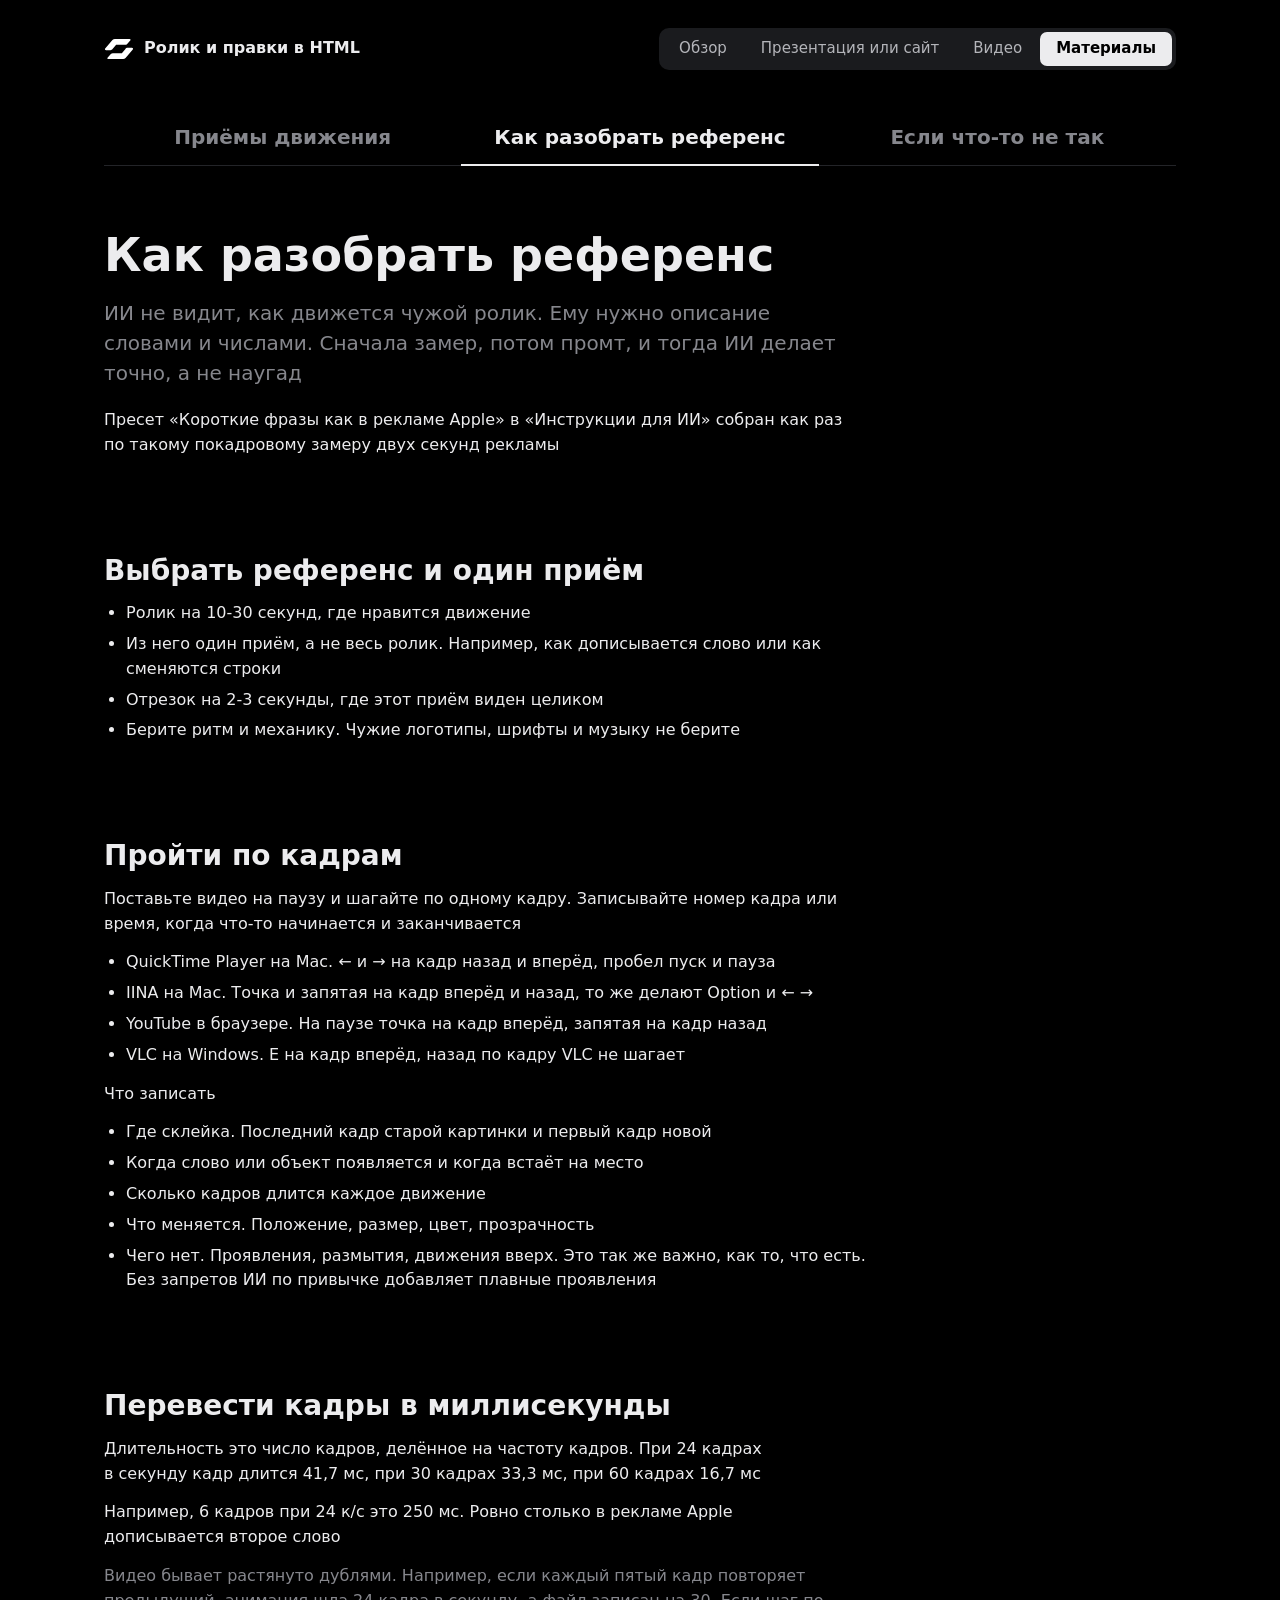
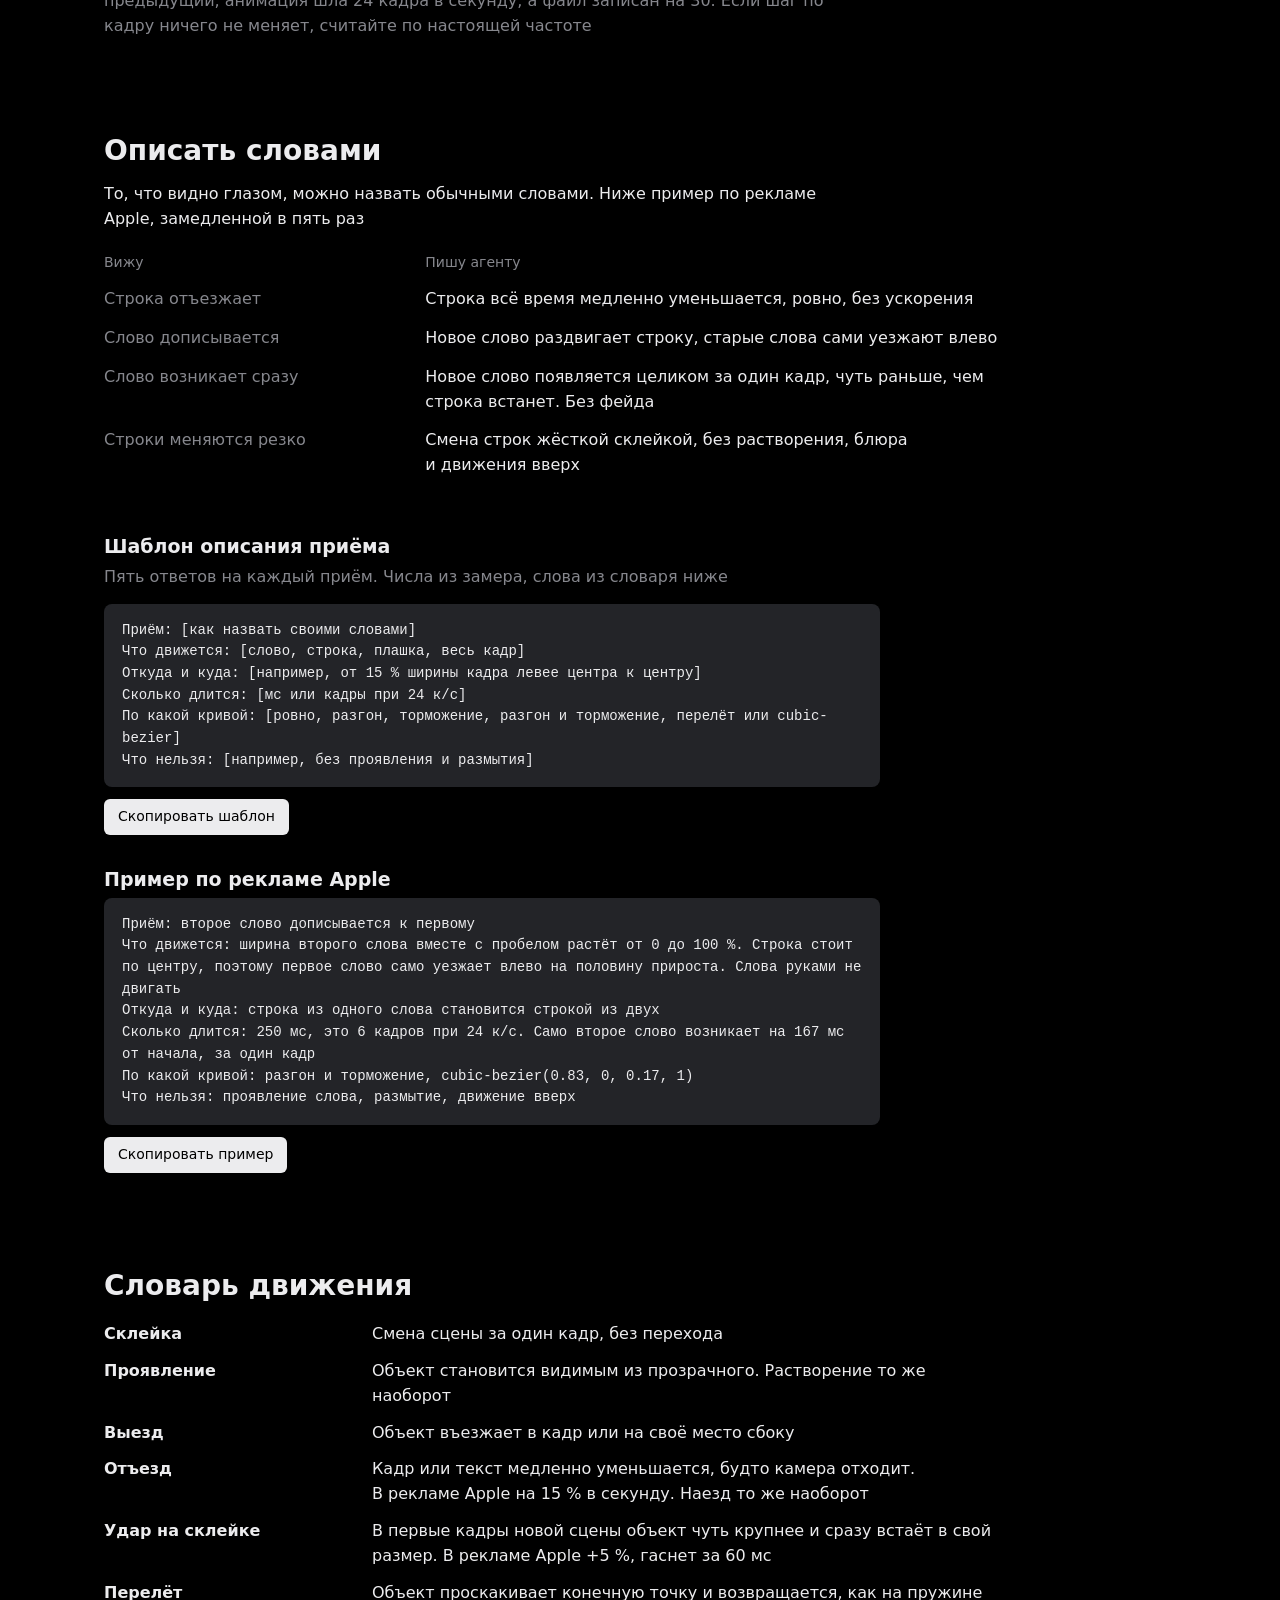
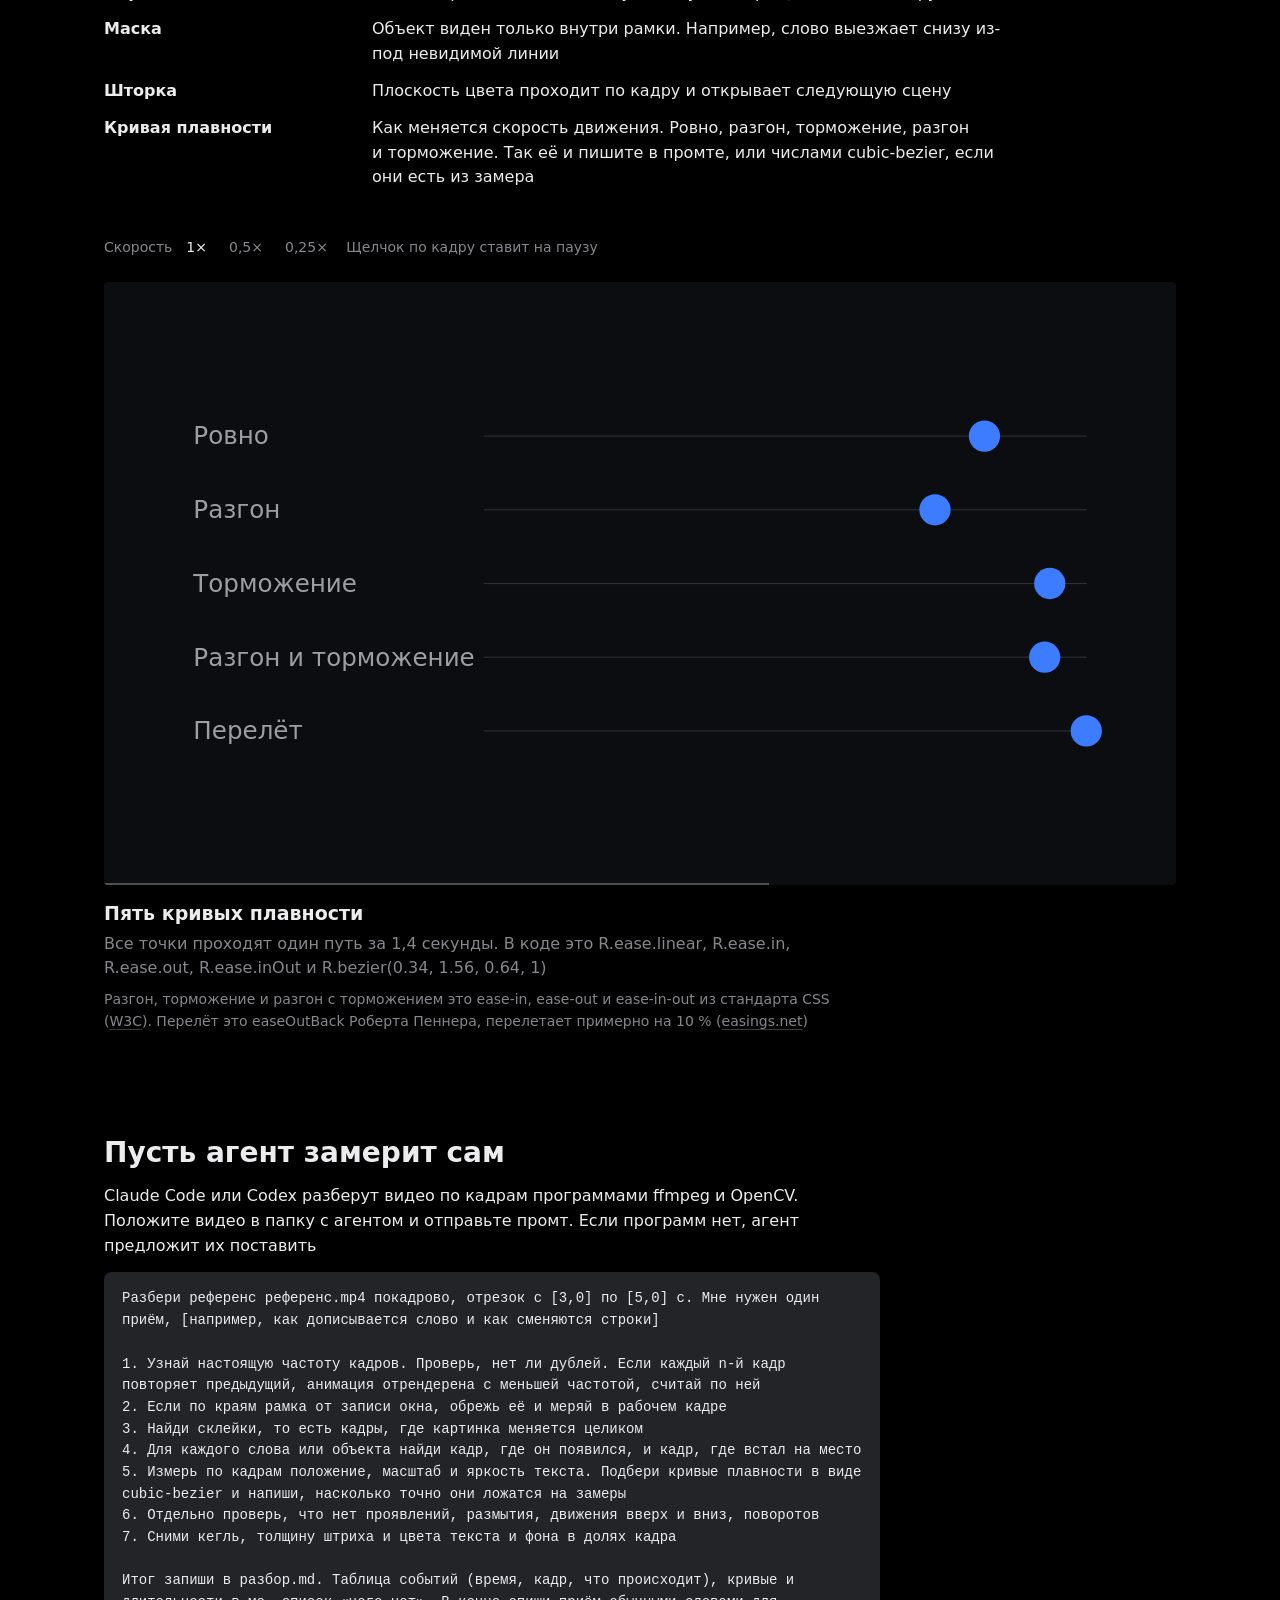
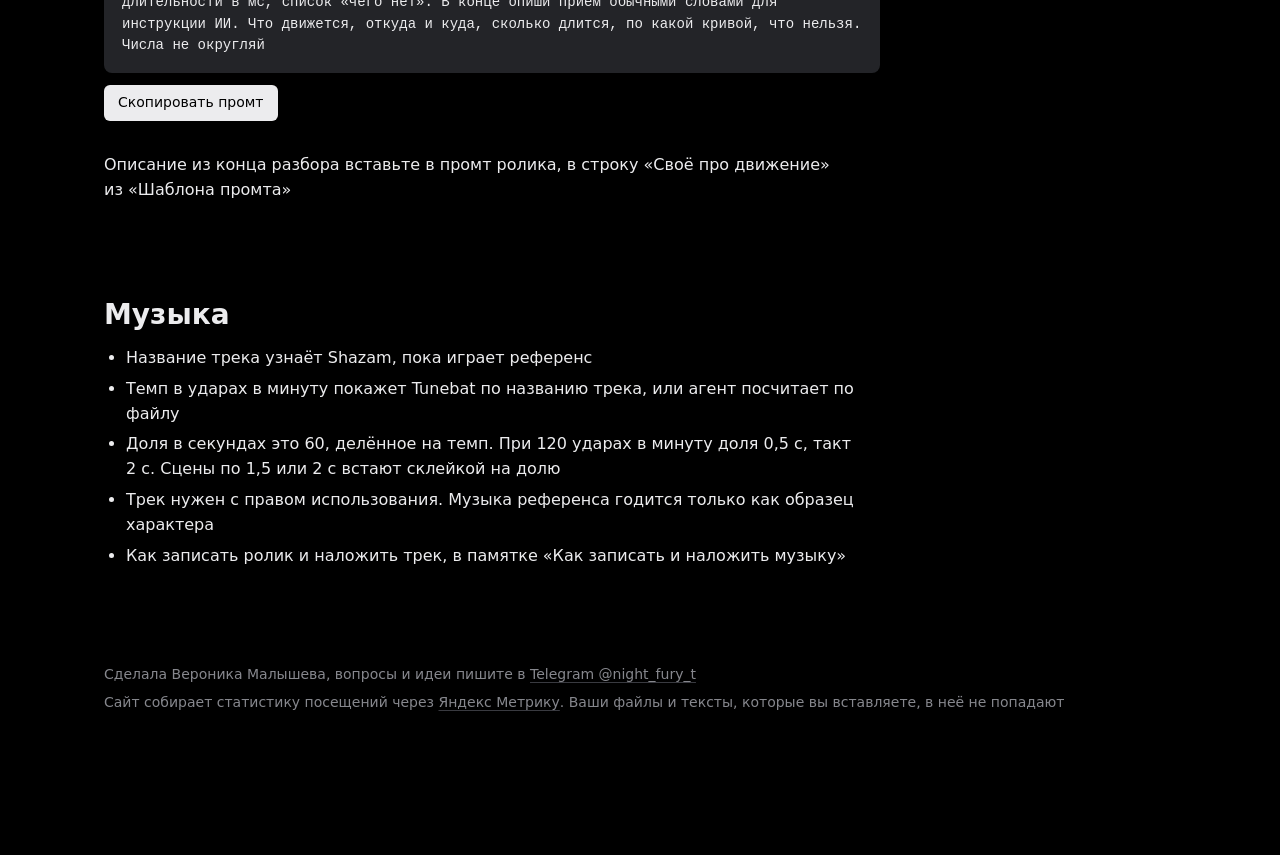
<file: Как разобрать референс.html>
<!doctype html>
<html lang="ru">
<head>
<meta charset="utf-8">
<meta name="viewport" content="width=device-width, initial-scale=1">
<title>Как разобрать референс · Ролик и правки в HTML</title>
<link rel="icon" href="favicon.ico" sizes="32x32">
<link rel="icon" href="favicon.svg" type="image/svg+xml">
<!-- Яндекс Метрика: посещения, цели на главных кнопках, Вебвизор без полей ввода и имён файлов (их блоки с классом ym-hide-content).
     Внизу страницы строка о статистике, её требуют условия Метрики. В режим правок и плеер счётчик не ставить -->
<script>
(function(m,e,t,r,i,k,a){m[i]=m[i]||function(){(m[i].a=m[i].a||[]).push(arguments)};m[i].l=1*new Date();for(var j=0;j<document.scripts.length;j++){if(document.scripts[j].src===r){return;}}k=e.createElement(t),a=e.getElementsByTagName(t)[0],k.async=1,k.src=r,a.parentNode.insertBefore(k,a)})(window,document,'script','https://mc.yandex.ru/metrika/tag.js','ym');
ym(114097970,'init',{clickmap:true,trackLinks:true,accurateTrackBounce:true,webvisor:true});
(function(){
  var ID=114097970, GOALS=[
    ['[data-open]','open_files'],
    ['[data-copy-brief],[data-download],[data-copy="instr"]','copy_for_chat'],
    ['[data-copy]','agent_phrase'],
    ['[data-play],[data-pick]','reel_open'],
    ['a[href*="/archive/"]','download_package']];
  document.addEventListener('click',function(e){
    var t=e.target; if(!t||!t.closest) return;
    for(var i=0;i<GOALS.length;i++) if(t.closest(GOALS[i][0])){ ym(ID,'reachGoal',GOALS[i][1]); return }
  },true);
  document.addEventListener('dragstart',function(e){
    if(e.target&&e.target.closest&&e.target.closest('a.bm,[data-bm]')) ym(ID,'reachGoal','bookmark');
  },true);
  document.addEventListener('DOMContentLoaded',function(){
    var foot=document.querySelector('.foot'), box=foot||document.querySelector('.page,.site')||document.body;
    var p=document.createElement(foot?'span':'p');
    p.className='ym-note';
    p.innerHTML='Сайт собирает статистику посещений через <a href="https://yandex.ru/legal/confidential/" style="color:inherit">Яндекс&nbsp;Метрику</a>. Ваши файлы и&nbsp;тексты, которые вы вставляете, в&nbsp;неё не&nbsp;попадают';
    p.style.cssText=foot?'flex-basis:100%':'margin:96px 0 0;font-size:14px;color:var(--ui-mute)';
    box.appendChild(p);
  });
})();
</script>
<style>
/* Страницы пакета «Ролик из HTML». Фон чёрный, шрифты SB Sans: текст SB Sans Text, заголовки SB Sans Display Extended.
   Файлов шрифтов на сайте нет, берутся установленные на компьютере. Где их нет, показывается системный шрифт */
@font-face { font-family: "SB Sans Text"; font-weight: 400; src: local("SBSansText-Regular"), local("SB Sans Text Regular"); }
@font-face { font-family: "SB Sans Text"; font-weight: 500; src: local("SBSansText-Medium"), local("SB Sans Text Medium"); }
@font-face { font-family: "SB Sans Text"; font-weight: 600; src: local("SBSansText-Semibold"), local("SB Sans Text Semibold"); }
@font-face { font-family: "SB Sans Display Extended"; font-weight: 600; src: local("SBSansDisplay-ExtendedSemibold"), local("SB Sans Display Extended Semibold"); }
:root {
  --ui-bg: #000000; --ui-fg: #ECECEE; --ui-mute: #86878D; --ui-line: #232428; --ui-line2: #393A40;
  --ui-ok: #7FD49B; --ui-bad: #FFB4AA;
  --mono: ui-monospace, SFMono-Regular, Menlo, Consolas, monospace;
}
html { background: var(--ui-bg); color: var(--ui-fg); }
body {
  margin: 0; background: var(--ui-bg); color: var(--ui-fg);
  font: 16px/1.55 "SB Sans Text", system-ui, -apple-system, "Segoe UI", Roboto, Arial, sans-serif;
  -webkit-font-smoothing: antialiased;
}
.page { max-width: 1120px; margin: 0 auto; padding: 28px 24px 120px; }
/* Общая шапка двух пакетов: «Ролик из HTML» и «Режим правок» всегда на одном месте */
.top { display: flex; gap: 24px; margin-bottom: 10px; font-size: 15px; }
.top a { color: var(--ui-mute); text-decoration: none; }
.top a:hover { color: var(--ui-fg); }
.top a.on { color: var(--ui-fg); font-weight: 600; }
.nav { display: flex; flex-wrap: wrap; gap: 4px 22px; margin-bottom: 72px; font-size: 14px; }
.nav a { color: var(--ui-mute); text-decoration: none; }
.nav a:hover, .nav a.on { color: var(--ui-fg); }
h1, h2 { font-family: "SB Sans Display Extended", "SB Sans Text", system-ui, -apple-system, "Segoe UI", Roboto, Arial, sans-serif; font-weight: 600; }
h1 { margin: 0 0 18px; font-size: 46px; line-height: 1.1; letter-spacing: 0; }
h2 { margin: 96px 0 14px; font-size: 28px; line-height: 1.2; letter-spacing: 0; }
h3 { margin: 0 0 6px; font-size: 19px; line-height: 1.3; font-weight: 600; }
p, li { max-width: 740px; }
p { margin: 0 0 14px; }
ul, ol { margin: 0 0 14px; padding-left: 22px; }
li { margin: 0 0 6px; }
a { color: var(--ui-fg); text-underline-offset: 3px; text-decoration-color: var(--ui-line2); }
.lead { max-width: 760px; margin: 0 0 20px; font-size: 20px; line-height: 1.5; color: var(--ui-mute); }
.mute { color: var(--ui-mute); }
.sub { margin: -4px 0 36px; color: var(--ui-mute); }
code { font: 0.9em/1 var(--mono); padding: 2px 5px; border-radius: 4px; background: var(--ui-line); }
pre.prompt {
  max-width: 740px; margin: 0 0 12px; padding: 16px 18px; border-radius: 8px; background: var(--ui-line);
  font: 14px/1.55 var(--mono); white-space: pre-wrap; overflow-wrap: anywhere;
}

.btn {
  appearance: none; border: 0; border-radius: 6px; padding: 7px 14px; cursor: pointer;
  background: var(--ui-fg); color: var(--ui-bg); font: inherit; font-size: 14px;
}
.btn:hover { opacity: .9; }
.btn.ghost { background: none; color: var(--ui-mute); padding: 7px 8px; }
.btn.ghost:hover, .btn.ghost.on { color: var(--ui-fg); opacity: 1; }
.tools { display: flex; flex-wrap: wrap; align-items: center; gap: 4px 6px; margin: 0 0 8px; font-size: 14px; color: var(--ui-mute); }

/* Живые примеры */
.grid { display: grid; grid-template-columns: repeat(auto-fill, minmax(min(100%, 480px), 1fr)); gap: 56px 36px; }
.grid.wide { grid-template-columns: 1fr; }
.ex-frame { position: relative; overflow: hidden; border-radius: 4px; background: #0B0D10; cursor: pointer; margin: 0 0 16px; }
.ex-frame.ex-paused::after {
  content: "Пауза"; position: absolute; right: 10px; top: 8px; font-size: 12px; color: var(--ui-mute);
}
.ex-stage {
  position: absolute; left: 0; top: 0; transform-origin: 0 0; overflow: hidden;
  --bg: #0B0D10; --fg: #FFFFFF; --accent: #3D7CFF;
  --font: system-ui, -apple-system, "Segoe UI", Roboto, Arial, sans-serif;
  background: var(--bg); color: var(--fg); font: 400 16px/1.2 var(--font);
}
.ex-slot { position: absolute; inset: 0; display: none; }
.ex-slot.on { display: block; }
.ex-slot > .ex-scene { position: absolute; inset: 0; }
.ex-bar { position: absolute; left: 0; bottom: 0; height: 2px; width: 0; background: rgba(255, 255, 255, .28); }
.ex-err {
  position: absolute; inset: auto 8px 8px; display: none; margin: 0; padding: 8px 10px; border-radius: 6px;
  background: rgba(20, 0, 0, .85); color: var(--ui-bad); font: 12px/1.4 var(--mono); white-space: pre-wrap;
}
.ex-err.on { display: block; }
.ex p { margin: 0 0 8px; }
.ex .ex-prompt { display: none; }
.ex .btn { margin-top: 6px; }
.src { font-size: 14px; color: var(--ui-mute); }
.src a { color: var(--ui-mute); }
.src a:hover { color: var(--ui-fg); }
.sources li { color: var(--ui-mute); }
/* Подвал: контакты автора, под ними строка о статистике Метрики */
.foot { display: flex; flex-wrap: wrap; gap: 6px 22px; margin-top: 96px; font-size: 14px; color: var(--ui-mute); }
.foot a { color: var(--ui-mute); }
.foot a:hover { color: var(--ui-fg); }

@media (max-width: 640px) {
  .page { padding: 20px 16px 96px; }
  .nav { margin-bottom: 48px; }
  h1 { font-size: 36px; }
  h2 { font-size: 26px; margin-top: 72px; }
  .lead { font-size: 18px; }
}

</style>
<style>
/* Своё для этой страницы: пары «вижу и пишу», словарь, промты с кнопкой */
.pairs { display: grid; grid-template-columns: minmax(0, 1fr) minmax(0, 2fr); gap: 14px 32px; max-width: 900px; margin: 20px 0 8px; }
.pairs .h { color: var(--ui-mute); font-size: 14px; }
.pairs .see { color: var(--ui-mute); }
dl.dict { display: grid; grid-template-columns: 240px minmax(0, 1fr); gap: 12px 28px; max-width: 900px; margin: 20px 0 40px; }
dl.dict dt { font-weight: 600; }
dl.dict dd { margin: 0; }
.copy { margin: 0 0 32px; }
h2 + .sub { margin-top: 0; }
@media (max-width: 640px) {
  .pairs { grid-template-columns: 1fr; gap: 2px; }
  .pairs .h { display: none; }
  .pairs .see { margin-top: 14px; }
  dl.dict { grid-template-columns: 1fr; gap: 2px; }
  dl.dict dd { margin-bottom: 14px; }
}
</style>
<style>
/* Шапка общего сайта и табы материалов, как в site.css. Вставлено скриптом «материалы для общего сайта.py» */
:root { --display: "SB Sans Display Extended", "SB Sans Text", system-ui, -apple-system, "Segoe UI", Roboto, Arial, sans-serif; }
/* Ширину страницы считаем как на остальном сайте (site.css): вместе с полями, иначе страница на 48 px шире */
.page, .s-top, .s-top *, .mt, .mt a { box-sizing: border-box; }
.s-top { display: flex; flex-wrap: wrap; align-items: center; justify-content: space-between; gap: 8px 24px; margin-bottom: 40px; }
.s-name { display: inline-flex; align-items: center; gap: 10px; color: var(--ui-fg); font-weight: 600; text-decoration: none; }
.s-name img { display: block; width: auto; height: 22px; }
.seg { display: inline-flex; gap: 2px; padding: 4px; border-radius: 10px; background: #1A1B1E; font-size: 15px; }
.seg a { padding: 7px 16px; border-radius: 7px; color: #B4B5BA; text-decoration: none; text-align: center; line-height: 1.3; }
.seg a:hover { color: var(--ui-fg); }
.seg a.on { background: var(--ui-fg); color: var(--ui-bg); font-weight: 600; }
.mt { display: grid; grid-auto-flow: column; grid-auto-columns: 1fr; margin: 0 0 64px; box-shadow: inset 0 -1px 0 var(--ui-line); }
.mt a { padding: 14px 4px 16px; color: var(--ui-mute); font: 600 20px/1.3 var(--display); text-align: center; text-decoration: none; }
.mt a:hover { color: var(--ui-fg); }
.mt a.on { color: var(--ui-fg); box-shadow: inset 0 -2px 0 var(--ui-fg); }
@media (max-width: 640px) {
  .s-top { margin-bottom: 28px; }
  .seg { display: flex; width: 100%; font-size: 14px; }
  .seg a { flex: 1; display: flex; align-items: center; justify-content: center; padding: 7px 4px; }
  .mt { margin-bottom: 44px; }
  .mt a { font-size: 15px; padding: 12px 2px 14px; }
}
</style>
</head>
<body>
<div class="page">

<header class="s-top">
  <a class="s-name" href="index.html"><img src="logo-white.svg" alt="">Ролик и&nbsp;правки в&nbsp;HTML</a>
  <nav class="seg"><a href="index.html">Обзор</a><a href="Презентация.html">Презентация или&nbsp;сайт</a><a href="Видео.html">Видео</a><a class="on" href="%D0%9F%D1%80%D0%B8%D1%91%D0%BC%D1%8B%20%D0%B4%D0%B2%D0%B8%D0%B6%D0%B5%D0%BD%D0%B8%D1%8F.html">Материалы</a></nav>
</header>
<nav class="mt"><a href="%D0%9F%D1%80%D0%B8%D1%91%D0%BC%D1%8B%20%D0%B4%D0%B2%D0%B8%D0%B6%D0%B5%D0%BD%D0%B8%D1%8F.html">Приёмы движения</a><a class="on" href="%D0%9A%D0%B0%D0%BA%20%D1%80%D0%B0%D0%B7%D0%BE%D0%B1%D1%80%D0%B0%D1%82%D1%8C%20%D1%80%D0%B5%D1%84%D0%B5%D1%80%D0%B5%D0%BD%D1%81.html">Как разобрать референс</a><a href="%D0%95%D1%81%D0%BB%D0%B8%20%D1%87%D1%82%D0%BE-%D1%82%D0%BE%20%D0%BD%D0%B5%20%D1%82%D0%B0%D0%BA.html">Если что-то не так</a></nav>

<h1>Как разобрать референс</h1>
<p class="lead">ИИ не видит, как движется чужой ролик. Ему нужно описание словами и числами. Сначала замер, потом промт, и тогда ИИ делает точно, а не наугад</p>
<p>Пресет «Короткие фразы как в рекламе Apple» в «Инструкции для ИИ» собран как раз по такому покадровому замеру двух секунд рекламы</p>

<h2>Выбрать референс и один приём</h2>
<ul>
  <li>Ролик на 10-30 секунд, где нравится движение</li>
  <li>Из него один приём, а не весь ролик. Например, как дописывается слово или как сменяются строки</li>
  <li>Отрезок на 2-3 секунды, где этот приём виден целиком</li>
  <li>Берите ритм и механику. Чужие логотипы, шрифты и музыку не берите</li>
</ul>

<h2>Пройти по кадрам</h2>
<p>Поставьте видео на паузу и шагайте по одному кадру. Записывайте номер кадра или время, когда что-то начинается и заканчивается</p>
<ul>
  <li>QuickTime Player на Mac. ← и → на кадр назад и вперёд, пробел пуск и пауза</li>
  <li>IINA на Mac. Точка и запятая на кадр вперёд и назад, то же делают Option и ← →</li>
  <li>YouTube в браузере. На паузе точка на кадр вперёд, запятая на кадр назад</li>
  <li>VLC на Windows. E на кадр вперёд, назад по кадру VLC не шагает</li>
</ul>
<p>Что записать</p>
<ul>
  <li>Где склейка. Последний кадр старой картинки и первый кадр новой</li>
  <li>Когда слово или объект появляется и когда встаёт на место</li>
  <li>Сколько кадров длится каждое движение</li>
  <li>Что меняется. Положение, размер, цвет, прозрачность</li>
  <li>Чего нет. Проявления, размытия, движения вверх. Это так же важно, как то, что есть. Без запретов ИИ по привычке добавляет плавные проявления</li>
</ul>

<h2>Перевести кадры в миллисекунды</h2>
<p>Длительность это число кадров, делённое на частоту кадров. При 24 кадрах в секунду кадр длится 41,7 мс, при 30 кадрах 33,3 мс, при 60 кадрах 16,7 мс</p>
<p>Например, 6 кадров при 24 к/с это 250 мс. Ровно столько в рекламе Apple дописывается второе слово</p>
<p class="mute">Видео бывает растянуто дублями. Например, если каждый пятый кадр повторяет предыдущий, анимация шла 24 кадра в секунду, а файл записан на 30. Если шаг по кадру ничего не меняет, считайте по настоящей частоте</p>

<h2>Описать словами</h2>
<p>То, что видно глазом, можно назвать обычными словами. Ниже пример по рекламе Apple, замедленной в пять раз</p>
<div class="pairs">
  <div class="h">Вижу</div><div class="h">Пишу агенту</div>
  <div class="see">Строка отъезжает</div><div>Строка всё время медленно уменьшается, ровно, без ускорения</div>
  <div class="see">Слово дописывается</div><div>Новое слово раздвигает строку, старые слова сами уезжают влево</div>
  <div class="see">Слово возникает сразу</div><div>Новое слово появляется целиком за один кадр, чуть раньше, чем строка встанет. Без фейда</div>
  <div class="see">Строки меняются резко</div><div>Смена строк жёсткой склейкой, без растворения, блюра и движения вверх</div>
</div>

<h3 style="margin-top: 56px">Шаблон описания приёма</h3>
<p class="mute">Пять ответов на каждый приём. Числа из замера, слова из словаря ниже</p>
<pre class="prompt" id="tpl">Приём: [как назвать своими словами]
Что движется: [слово, строка, плашка, весь кадр]
Откуда и куда: [например, от 15 % ширины кадра левее центра к центру]
Сколько длится: [мс или кадры при 24 к/с]
По какой кривой: [ровно, разгон, торможение, разгон и торможение, перелёт или cubic-bezier]
Что нельзя: [например, без проявления и размытия]</pre>
<div class="copy"><button class="btn" data-copy-text="tpl">Скопировать шаблон</button></div>

<h3>Пример по рекламе Apple</h3>
<pre class="prompt" id="apple">Приём: второе слово дописывается к первому
Что движется: ширина второго слова вместе с пробелом растёт от 0 до 100 %. Строка стоит по центру, поэтому первое слово само уезжает влево на половину прироста. Слова руками не двигать
Откуда и куда: строка из одного слова становится строкой из двух
Сколько длится: 250 мс, это 6 кадров при 24 к/с. Само второе слово возникает на 167 мс от начала, за один кадр
По какой кривой: разгон и торможение, cubic-bezier(0.83, 0, 0.17, 1)
Что нельзя: проявление слова, размытие, движение вверх</pre>
<div class="copy"><button class="btn" data-copy-text="apple">Скопировать пример</button></div>

<h2>Словарь движения</h2>
<dl class="dict">
  <dt>Склейка</dt><dd>Смена сцены за один кадр, без перехода</dd>
  <dt>Проявление</dt><dd>Объект становится видимым из прозрачного. Растворение то же наоборот</dd>
  <dt>Выезд</dt><dd>Объект въезжает в кадр или на своё место сбоку</dd>
  <dt>Отъезд</dt><dd>Кадр или текст медленно уменьшается, будто камера отходит. В рекламе Apple на 15 % в секунду. Наезд то же наоборот</dd>
  <dt>Удар на склейке</dt><dd>В первые кадры новой сцены объект чуть крупнее и сразу встаёт в свой размер. В рекламе Apple +5 %, гаснет за 60 мс</dd>
  <dt>Перелёт</dt><dd>Объект проскакивает конечную точку и возвращается, как на пружине</dd>
  <dt>Маска</dt><dd>Объект виден только внутри рамки. Например, слово выезжает снизу из-под невидимой линии</dd>
  <dt>Шторка</dt><dd>Плоскость цвета проходит по кадру и открывает следующую сцену</dd>
  <dt>Кривая плавности</dt><dd>Как меняется скорость движения. Ровно, разгон, торможение, разгон и торможение. Так её и пишите в промте, или числами cubic-bezier, если они есть из замера</dd>
</dl>

<div class="tools">Скорость
  <button class="btn ghost on" data-speed="1">1×</button>
  <button class="btn ghost" data-speed="0.5">0,5×</button>
  <button class="btn ghost" data-speed="0.25">0,25×</button>
  <span class="mute">&nbsp;Щелчок по кадру ставит на паузу</span>
</div>
<div class="grid wide" style="margin-top: 16px">
  <div class="ex">
    <h3>Пять кривых плавности</h3>
    <p class="mute">Все точки проходят один путь за 1,4 секунды. В коде это R.ease.linear, R.ease.in, R.ease.out, R.ease.inOut и R.bezier(0.34, 1.56, 0.64, 1)</p>
    <p class="src">Разгон, торможение и разгон с торможением это ease-in, ease-out и ease-in-out из стандарта CSS (<a href="https://www.w3.org/TR/css-easing-1/">W3C</a>). Перелёт это easeOutBack Роберта Пеннера, перелетает примерно на 10 % (<a href="https://easings.net/">easings.net</a>)</p>
    <script type="text/plain">
reel({
  title: 'Кривые плавности',
  fps: 60,
  css: `
    :root {
      --bg: #0B0D10; --fg: #FFFFFF; --accent: #3D7CFF;
      --font: system-ui, -apple-system, "Segoe UI", Roboto, Arial, sans-serif;
    }
  `
})

// Пять точек едут одно и то же расстояние за одно и то же время. Меняется только кривая плавности
const CURVES = [
  ['Ровно', R.ease.linear],
  ['Разгон', R.ease.in],
  ['Торможение', R.ease.out],
  ['Разгон и торможение', R.ease.inOut],
  ['Перелёт', R.bezier(0.34, 1.56, 0.64, 1)],
]
const RUN = 1024    // путь точки в px

scene({
  name: 'Кривые',
  dur: 2.4,
  note: 'Пять точек едут слева направо за 1,4 с с разными кривыми, потом стоят',
  html: CURVES.map(([name]) => `<div class="row"><span class="lb">${name}</span><i class="track"></i><i class="dot"></i></div>`).join(''),
  css: `
    :scope { display: flex; flex-direction: column; justify-content: center; gap: 76px; padding: 0 160px; }
    .row { position: relative; height: 56px; }
    .lb { position: absolute; left: 0; top: 0; line-height: 56px; font-size: 44px; font-weight: 500; opacity: 0.6; white-space: nowrap; }
    .track { position: absolute; display: block; left: 520px; right: 0; top: 27px; height: 2px; background: rgba(255, 255, 255, 0.14); }
    .dot { position: absolute; display: block; left: 520px; top: 0; width: 56px; height: 56px; border-radius: 50%; background: var(--accent); }
  `,
  draw({ t, $$ }) {
    const k = R.prog(t, 0.3, 1.4)    // все точки едут с 0,3 по 1,7 с
    $$('.dot').forEach((dot, i) => {
      dot.style.transform = `translateX(${CURVES[i][1](k) * RUN}px)`
    })
  }
})
</script>
  </div>
</div>

<h2>Пусть агент замерит сам</h2>
<p>Claude Code или Codex разберут видео по кадрам программами ffmpeg и OpenCV. Положите видео в папку с агентом и отправьте промт. Если программ нет, агент предложит их поставить</p>
<pre class="prompt" id="measure">Разбери референс референс.mp4 покадрово, отрезок с [3,0] по [5,0] с. Мне нужен один приём, [например, как дописывается слово и как сменяются строки]

1. Узнай настоящую частоту кадров. Проверь, нет ли дублей. Если каждый n-й кадр повторяет предыдущий, анимация отрендерена с меньшей частотой, считай по ней
2. Если по краям рамка от записи окна, обрежь её и меряй в рабочем кадре
3. Найди склейки, то есть кадры, где картинка меняется целиком
4. Для каждого слова или объекта найди кадр, где он появился, и кадр, где встал на место
5. Измерь по кадрам положение, масштаб и яркость текста. Подбери кривые плавности в виде cubic-bezier и напиши, насколько точно они ложатся на замеры
6. Отдельно проверь, что нет проявлений, размытия, движения вверх и вниз, поворотов
7. Сними кегль, толщину штриха и цвета текста и фона в долях кадра

Итог запиши в разбор.md. Таблица событий (время, кадр, что происходит), кривые и длительности в мс, список «чего нет». В конце опиши приём обычными словами для инструкции ИИ. Что движется, откуда и куда, сколько длится, по какой кривой, что нельзя. Числа не округляй</pre>
<div class="copy"><button class="btn" data-copy-text="measure">Скопировать промт</button></div>
<p>Описание из конца разбора вставьте в промт ролика, в строку «Своё про движение» из «Шаблона промта»</p>

<h2>Музыка</h2>
<ul>
  <li>Название трека узнаёт Shazam, пока играет референс</li>
  <li>Темп в ударах в минуту покажет Tunebat по названию трека, или агент посчитает по файлу</li>
  <li>Доля в секундах это 60, делённое на темп. При 120 ударах в минуту доля 0,5 с, такт 2 с. Сцены по 1,5 или 2 с встают склейкой на долю</li>
  <li>Трек нужен с правом использования. Музыка референса годится только как образец характера</li>
  <li>Как записать ролик и наложить трек, в памятке «Как записать и наложить музыку»</li>
</ul>


<div class="foot">
  <span class="who">Сделала Вероника Малышева, вопросы и&nbsp;идеи пишите в&nbsp;<a href="https://t.me/night_fury_t">Telegram @night_fury_t</a></span>
</div>
</div>
<script>
'use strict'
;(() => {
const R = (() => {
  const clamp = (x, a = 0, b = 1) => Math.min(b, Math.max(a, x))
  const mix = (a, b, k) => a + (b - a) * k
  const prog = (t, start, dur) => dur > 0 ? clamp((t - start) / dur) : (t >= start ? 1 : 0)
  // Кривая как cubic-bezier в CSS
  function bezier(x1, y1, x2, y2) {
    const cx = 3 * x1, bx = 3 * (x2 - x1) - cx, ax = 1 - cx - bx
    const cy = 3 * y1, by = 3 * (y2 - y1) - cy, ay = 1 - cy - by
    const fx = u => ((ax * u + bx) * u + cx) * u
    const fy = u => ((ay * u + by) * u + cy) * u
    const dx = u => (3 * ax * u + 2 * bx) * u + cx
    return x => {
      if (x <= 0) return 0
      if (x >= 1) return 1
      let u = x
      for (let i = 0; i < 8; i++) {
        const e = fx(u) - x
        if (Math.abs(e) < 1e-7) return fy(u)
        const d = dx(u)
        if (Math.abs(d) < 1e-6) break
        u -= e / d
      }
      let lo = 0, hi = 1
      u = x
      for (let i = 0; i < 50; i++) {
        const v = fx(u)
        if (Math.abs(v - x) < 1e-7) break
        if (v < x) lo = u; else hi = u
        u = (lo + hi) / 2
      }
      return fy(u)
    }
  }
  const ease = {
    linear: x => clamp(x),
    in: bezier(0.42, 0, 1, 1),
    out: bezier(0, 0, 0.58, 1),
    inOut: bezier(0.42, 0, 0.58, 1),
    outCubic: bezier(0.33, 1, 0.68, 1),
    inOutCubic: bezier(0.65, 0, 0.35, 1),
    inOutQuint: bezier(0.83, 0, 0.17, 1),    // дописывание слова в рекламе Apple
    enter: bezier(0.094, 0.656, 0.383, 1),   // въезд первой строки в рекламе Apple
  }
  const snap = (t, fps = 24) => Math.floor(t * fps + 1e-6) / fps
  // Ключи: R.keys(t, [[0, 0], [0.4, 1, R.ease.out], [1, 1]]). Значение числом или массивом чисел
  function keys(t, list) {
    if (!list || !list.length) return 0
    if (t <= list[0][0]) return list[0][1]
    for (let i = 1; i < list.length; i++) {
      const [t1, v1, e] = list[i]
      if (t <= t1) {
        const [t0, v0] = list[i - 1]
        const k = (e || ease.linear)(t1 > t0 ? (t - t0) / (t1 - t0) : 1)
        return Array.isArray(v0) ? v0.map((a, j) => mix(a, v1[j], k)) : mix(v0, v1, k)
      }
    }
    return list[list.length - 1][1]
  }
  // Случайное число от 0 до 1, одно и то же для одного номера
  const rand = n => { const x = Math.sin((n + 1) * 12.9898 + 78.233) * 43758.5453; return x - Math.floor(x) }
  return { clamp, mix, prog, bezier, ease, snap, keys, rand }
})()
window.R = R

// ---------- Стили сцены действуют только внутри сцены ----------
function splitSel(s) {
  const out = []
  let depth = 0, cur = ''
  for (const ch of s) {
    if (ch === '(' || ch === '[') depth++
    else if (ch === ')' || ch === ']') depth--
    if (ch === ',' && !depth) { out.push(cur); cur = '' } else cur += ch
  }
  out.push(cur)
  return out
}
const ROOT_SEL = /^(?::root|html|body|:scope)(?![\w-])/
function prefixSel(sel, root) {
  return splitSel(sel).map(x => {
    x = x.trim()
    if (!ROOT_SEL.test(x)) return `${root} ${x}`
    while (ROOT_SEL.test(x)) x = x.replace(ROOT_SEL, '').trim()
    return x ? `${root} ${x}` : root
  }).join(', ')
}
function scopeCss(css, root) {
  const tmp = document.createElement('style')
  tmp.media = 'not all'
  tmp.textContent = css
  document.head.append(tmp)
  const walk = rules => [...rules].map(r => {
    if (r instanceof CSSStyleRule) return prefixSel(r.selectorText, root) + r.cssText.slice(r.selectorText.length)
    if (r.cssRules && !(r instanceof CSSKeyframesRule)) {
      const head = r.cssText.slice(0, r.cssText.indexOf('{'))
      return `${head}{\n${walk(r.cssRules)}\n}`
    }
    return r.cssText
  }).join('\n')
  let out = ''
  try { out = walk(tmp.sheet.cssRules) } catch (e) { out = '' }
  tmp.remove()
  return out
}


// ---------- Живые примеры. Тот же договор сцены, что в Плеер.html ----------
// Код примера лежит в <script type="text/plain"> рядом с кадром. Этот же текст копирует кнопка «Скопировать для ИИ»
const NB = '\u00a0'
const exAll = []
let exUid = 0, exSpeed = 1

function exLoad(code) {
  const o = { width: 1920, height: 1080, css: [] }, list = []
  const reel = (r = {}) => {
    if (+r.width > 0) o.width = +r.width
    if (+r.height > 0) o.height = +r.height
    if (r.css) o.css.push(String(r.css))
  }
  const scene = d => { list.push(d); return d }
  new Function('scene', 'reel', 'R', code)(scene, reel, R)
  return { o, list }
}

function exMount(box, code) {
  const id = 'x' + (++exUid)
  const ex = { box, code, scenes: [], total: 0, cur: -1, T: 0, t0: performance.now(), paused: false, seen: false }
  const frame = document.createElement('div'), stage = document.createElement('div')
  const bar = document.createElement('i'), err = document.createElement('pre')
  frame.className = 'ex-frame'; stage.className = 'ex-stage'; bar.className = 'ex-bar'; err.className = 'ex-err'
  stage.dataset.ex = id
  frame.append(stage, bar, err)
  box.prepend(frame)
  Object.assign(ex, { frame, stage, bar, err })
  try {
    const { o, list } = exLoad(code)
    ex.o = o
    stage.style.width = o.width + 'px'
    stage.style.height = o.height + 'px'
    const css = o.css.map(c => scopeCss(c, `[data-ex="${id}"]`))
    list.forEach((d, i) => {
      const s = { name: String(d.name || ''), dur: +d.dur, draw: d.draw, start: ex.total }
      ex.total += s.dur
      s.slot = document.createElement('div')
      s.slot.className = 'ex-slot'
      s.el = document.createElement('div')
      s.el.className = 'ex-scene'
      s.el.dataset.s = `${id}-${i}`
      s.el.innerHTML = d.html || ''
      s.slot.append(s.el)
      stage.append(s.slot)
      s.$ = q => s.el.querySelector(q)
      s.$$ = q => [...s.el.querySelectorAll(q)]
      if (d.css) css.push(scopeCss(String(d.css), `[data-s="${id}-${i}"]`))
      ex.scenes.push(s)
    })
    const st = document.createElement('style')
    st.textContent = css.join('\n')
    document.head.append(st)
  } catch (e) { ex.error = e.message }
  frame.addEventListener('click', () => {
    ex.paused = !ex.paused
    if (!ex.paused) ex.t0 = performance.now() - ex.T * 1000 / exSpeed
    frame.classList.toggle('ex-paused', ex.paused)
  })
  new ResizeObserver(() => exFit(ex)).observe(box)
  exSeen.observe(frame)
  exFit(ex)
  exDraw(ex, 0)
  exAll.push(ex)
  return ex
}

function exFit(ex) {
  if (!ex.o) return
  const W = ex.o.width, H = ex.o.height
  const k = Math.min(ex.box.clientWidth / W, (H > W ? 560 : 1e9) / H)
  ex.frame.style.width = W * k + 'px'
  ex.frame.style.height = H * k + 'px'
  ex.stage.style.transform = `scale(${k})`
}

function exDraw(ex, T) {
  if (ex.error || !ex.scenes.length) {
    ex.err.textContent = ex.error || ''
    ex.err.classList.toggle('on', !!ex.error)
    return
  }
  let i = ex.scenes.findIndex(s => T < s.start + s.dur)
  if (i < 0) i = ex.scenes.length - 1
  const s = ex.scenes[i]
  if (i !== ex.cur) {
    if (ex.scenes[ex.cur]) ex.scenes[ex.cur].slot.classList.remove('on')
    s.slot.classList.add('on')
    ex.cur = i
  }
  const t = Math.min(s.dur, Math.max(0, T - s.start))
  try {
    if (s.draw) s.draw({ t, p: t / s.dur, dur: s.dur, T, el: s.el, $: s.$, $$: s.$$, w: ex.o.width, h: ex.o.height })
  } catch (e) {
    ex.error = `Сцена «${s.name}»: ${e.message}`
    exDraw(ex, T)
  }
  ex.bar.style.width = (T / ex.total * 100) + '%'
}

const exSeen = new IntersectionObserver(list => {
  for (const e of list) {
    const ex = exAll.find(x => x.frame === e.target)
    if (ex) ex.seen = e.isIntersecting
  }
}, { rootMargin: '100px' })

function exTick(now) {
  for (const ex of exAll) {
    if (!ex.seen || ex.paused || !ex.total || ex.error) continue
    ex.T = ((now - ex.t0) / 1000 * exSpeed) % ex.total
    exDraw(ex, ex.T)
  }
  requestAnimationFrame(exTick)
}

function exSetSpeed(v) {
  const now = performance.now()
  for (const ex of exAll) ex.t0 = now - ex.T * 1000 / v
  exSpeed = v
}

async function copyText(text) {
  try { await navigator.clipboard.writeText(text); return true } catch (e) {
    const ta = document.createElement('textarea')
    ta.value = text
    document.body.append(ta)
    ta.select()
    let ok = false
    try { ok = document.execCommand('copy') } catch (e2) { ok = false }
    ta.remove()
    return ok
  }
}

// Неразрывный пробел после однобуквенных слов в тексте страницы. Код примеров не трогаем
function typograph(root) {
  const walk = document.createTreeWalker(root, NodeFilter.SHOW_TEXT, {
    acceptNode: n => n.parentElement.closest('script, style, code, pre, textarea') ? NodeFilter.FILTER_REJECT : NodeFilter.FILTER_ACCEPT
  })
  const re = /(^|[\s(«])([АаВвИиКкОоСсУуЯ]) /g
  for (let n; (n = walk.nextNode());) {
    const v = n.nodeValue.replace(re, `$1$2${NB}`).replace(re, `$1$2${NB}`)
    if (v !== n.nodeValue) n.nodeValue = v
  }
}

async function copyWithNote(btn, text) {
  const ok = await copyText(text)
  const was = btn.textContent
  btn.textContent = ok ? 'Скопировано' : 'Не получилось, выделите текст и скопируйте руками'
  setTimeout(() => { btn.textContent = was }, 1600)
}

// Каждый .ex на странице: кадр с примером, кнопки скорости и копирования.
// Кнопка data-copy копирует подводку из .ex-prompt и код примера.
// Кнопка data-copy-text="id" копирует текст элемента с этим id, например промт в <pre>
function exInit() {
  document.querySelectorAll('.ex').forEach(box => {
    const src = box.querySelector('script[type="text/plain"]')
    if (!src) return
    const code = src.textContent.replace(/^\n+|\s+$/g, '')
    exMount(box, code)
    const btn = box.querySelector('[data-copy]')
    if (btn) btn.addEventListener('click', () => {
      const head = (box.querySelector('.ex-prompt') || {}).textContent || ''
      copyWithNote(btn, (head.trim() ? head.trim() + '\n\n' : '') + '```js\n' + code + '\n```')
    })
  })
  document.querySelectorAll('[data-copy-text]').forEach(btn => btn.addEventListener('click', () => {
    const el = document.getElementById(btn.dataset.copyText)
    if (el) copyWithNote(btn, el.textContent.trim())
  }))
  document.querySelectorAll('[data-speed]').forEach(b => b.addEventListener('click', () => {
    exSetSpeed(+b.dataset.speed)
    document.querySelectorAll('[data-speed]').forEach(x => x.classList.toggle('on', x === b))
  }))
  // Свои страницы и «Режим правок» открываются в этой же вкладке, чтобы работала кнопка «Назад».
  // Чужие сайты в новой вкладке. Ссылка на текущую страницу не нужна
  document.querySelectorAll('a[href]').forEach(a => {
    if (a.classList.contains('on') && !a.closest('.top')) { a.removeAttribute('href'); return }
    const u = new URL(a.href, location.href)
    if (u.origin === location.origin || u.protocol === 'file:' || u.href.startsWith('https://tomb-raider.github.io/')) return
    a.target = '_blank'
    a.rel = 'noopener'
  })
  typograph(document.body)
  requestAnimationFrame(exTick)
}

// Для проверки из консоли: examples.seek(0, 1.5) ставит первый пример на паузу на 1,5 с
window.examples = {
  all: exAll,
  mount: exMount,
  seek(i, T) {
    const ex = exAll[i]
    ex.paused = true
    ex.frame.classList.add('ex-paused')
    ex.T = Math.min(ex.total - 1e-6, Math.max(0, T))
    exDraw(ex, ex.T)
  },
}

exInit()
})()
</script>
</body>
</html>
</file>
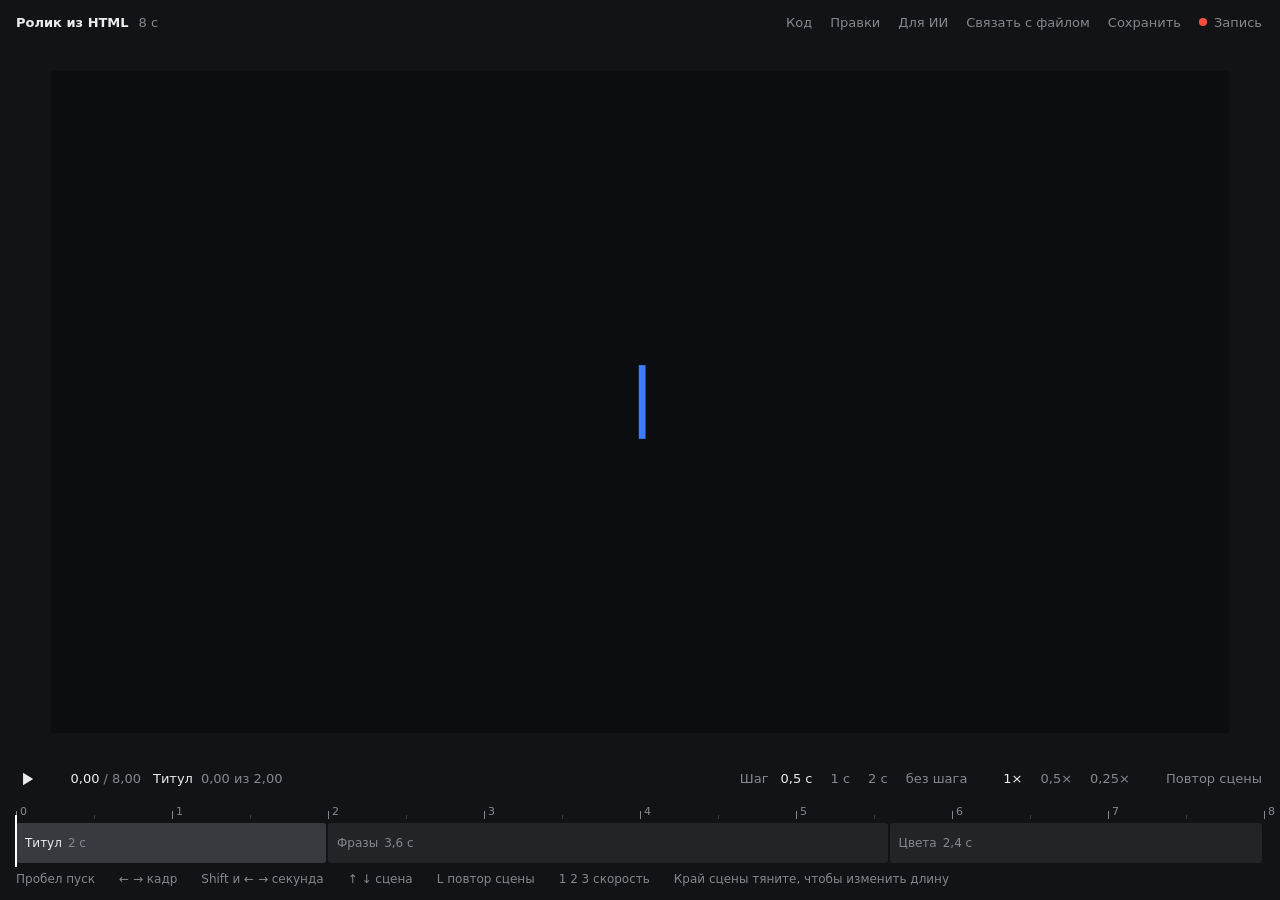
<file: Плеер.html>
<!doctype html>
<html lang="ru">
<head>
<meta charset="utf-8">
<meta name="viewport" content="width=device-width, initial-scale=1">
<title>Ролик из HTML</title>
<style id="player-css">
/* Плеер «Ролик из HTML». Все классы интерфейса начинаются с p-, чтобы не задевать сцены */
html, body { margin: 0; height: 100%; }
body {
  background: var(--ui-bg); color: var(--ui-fg); overflow: hidden;
  font: 13px/1.4 system-ui, -apple-system, "Segoe UI", Roboto, Arial, sans-serif;
  -webkit-font-smoothing: antialiased;
  --ui-bg: #121316; --ui-fg: #ECECEE; --ui-mute: #86878D; --ui-line: #232428; --ui-line2: #393A40;
  --ui-hi: #FFFFFF; --ui-rec: #FF4D3D; --ui-pop: #1B1C20; --ui-sel: #4C8DFF; --pad: 24px;
}

/* Сверху название и кнопки, в середине кадр, снизу управление, таймлайн из блоков сцен и клавиши */
.p-app {
  display: grid; height: 100vh; min-height: 0;
  grid-template-columns: 1fr auto;
  grid-template-rows: 46px 1fr 44px 70px auto;
  grid-template-areas: "title actions" "view view" "transport modes" "timeline timeline" "keys keys";
}
.p-app > *, .p-status { box-sizing: border-box; min-width: 0; }

.p-btn {
  appearance: none; border: 0; background: none; color: var(--ui-mute);
  font: inherit; padding: 6px 8px; border-radius: 6px; cursor: pointer; white-space: nowrap;
}
.p-btn:hover, .p-btn.p-on { color: var(--ui-fg); }
.p-btn:focus-visible { outline: 1px solid var(--ui-line2); }
.p-btn.p-recbtn::before {
  content: ""; display: inline-block; width: 8px; height: 8px; border-radius: 50%;
  background: var(--ui-rec); margin-right: 7px; vertical-align: 1px;
}
.p-btn.p-strong { background: var(--ui-fg); color: var(--ui-bg); padding: 6px 12px; }
.p-btn.p-strong:hover { opacity: .9; }
.p-unsaved { color: #FFB4AA; padding: 0 4px; white-space: nowrap; }
.p-linked { color: #7FD49B; padding: 6px 8px; white-space: nowrap; cursor: default; }
.p-actions [hidden] { display: none; }
.p-play { color: var(--ui-fg); padding: 6px; display: grid; place-items: center; }
.p-play svg { display: block; }

.p-title { grid-area: title; display: flex; align-items: center; gap: 10px; padding: 0 16px; overflow: hidden; white-space: nowrap; }
.p-title b { font-weight: 600; overflow: hidden; text-overflow: ellipsis; }
.p-title span { color: var(--ui-mute); }
.p-actions { grid-area: actions; display: flex; align-items: center; justify-content: flex-end; gap: 2px; padding: 0 10px; }
/* Всплывающая строка стоит внизу кадра, над временем и шагом, чтобы их не закрывать. Высоту считает placeSay() */
.p-status { position: fixed; left: 50%; bottom: var(--say-bottom, 120px); transform: translateX(-50%); width: max-content; max-width: calc(100vw - 32px); padding: 8px 14px; border-radius: 8px; background: var(--ui-fg); color: var(--ui-bg); text-align: center; pointer-events: none; opacity: 0; z-index: 20; }
.p-status.p-on { opacity: 1; }

.p-view { grid-area: view; position: relative; min-height: 0; overflow: hidden; }
.p-frame { position: absolute; left: 50%; top: 50%; transform: translate(-50%, -50%); overflow: hidden; }
.p-stage {
  position: absolute; left: 0; top: 0; transform-origin: 0 0; overflow: hidden;
  /* значения по умолчанию, ролик меняет их в reel({ css }) */
  --bg: #0B0D10; --fg: #FFFFFF; --accent: #3D7CFF;
  --font: system-ui, -apple-system, "Segoe UI", Roboto, Arial, sans-serif;
  background: var(--bg); color: var(--fg); font: 400 16px/1.2 var(--font);
}
.p-slot { position: absolute; inset: 0; display: none; }
.p-slot.p-on { display: block; }
.p-slot > .p-scene { position: absolute; inset: 0; }
.p-err {
  position: absolute; left: 12px; right: 12px; bottom: 12px; display: none;
  padding: 10px 12px; border-radius: 8px; background: rgba(20, 0, 0, .85); color: #FFB4AA;
  font: 13px/1.45 ui-monospace, SFMono-Regular, Menlo, Consolas, monospace; white-space: pre-wrap;
}
.p-err.p-on { display: block; }
.p-empty { position: absolute; inset: 0; display: none; place-items: center; text-align: center; color: var(--ui-mute); font-size: 15px; }
.p-empty.p-on { display: grid; }

.p-transport { grid-area: transport; display: flex; align-items: center; gap: 12px; padding: 0 12px; height: 44px; }
.p-now { display: flex; align-items: baseline; gap: 8px; overflow: hidden; white-space: nowrap; }
.p-now b { font-weight: 500; overflow: hidden; text-overflow: ellipsis; }
.p-now span, .p-total { color: var(--ui-mute); font-variant-numeric: tabular-nums; }
.p-clock { display: flex; align-items: baseline; gap: 4px; font-variant-numeric: tabular-nums; }
.p-clock input {
  width: 5.5ch; padding: 3px 4px; margin: 0 -4px; border: 0; border-radius: 4px; background: none;
  color: var(--ui-fg); font: inherit; font-variant-numeric: tabular-nums; text-align: right;
}
.p-clock input:hover, .p-clock input:focus { outline: none; background: var(--ui-line); }
.p-modes { grid-area: modes; display: flex; align-items: center; justify-content: flex-end; gap: 2px; padding: 0 10px; height: 44px; }
.p-sep { width: 16px; }
.p-cap { color: var(--ui-mute); padding: 0 2px 0 0; }
.p-keys { grid-area: keys; display: flex; gap: 24px; padding: 0 16px 12px; color: var(--ui-mute); font-size: 12px; white-space: nowrap; overflow: hidden; }

/* Таймлайн: сверху шкала секунд, под ней блоки сцен. Правый край блока тянется и меняет длину сцены */
.p-timeline { grid-area: timeline; position: relative; height: 62px; margin: 0 16px 8px; cursor: pointer; user-select: none; -webkit-user-select: none; touch-action: none; }
.p-ruler { position: absolute; left: 0; right: 0; top: 0; height: 18px; pointer-events: none; }
.p-tick { position: absolute; bottom: 0; width: 1px; height: 4px; background: var(--ui-line2); }
.p-tick.p-major { height: 8px; background: var(--ui-mute); }
.p-tick i { position: absolute; left: 4px; bottom: 2px; font-style: normal; font-size: 11px; line-height: 1; color: var(--ui-mute); font-variant-numeric: tabular-nums; white-space: nowrap; }
.p-blocks { position: absolute; left: 0; right: 0; top: 22px; height: 40px; }
.p-block { position: absolute; top: 0; bottom: 0; }
.p-bar { position: absolute; top: 0; bottom: 0; left: 0; right: 2px; border-radius: 3px; background: var(--ui-line); }
.p-label { position: absolute; top: 0; bottom: 0; left: 0; right: 2px; padding: 0 9px; line-height: 40px; overflow: hidden; white-space: nowrap; text-overflow: ellipsis; color: var(--ui-mute); font-size: 12px; pointer-events: none; }
.p-label em { font-style: normal; color: var(--ui-mute); margin-left: 6px; font-variant-numeric: tabular-nums; }
.p-block.p-on .p-label { color: var(--ui-fg); }
.p-grip { position: absolute; top: 0; bottom: 0; right: -4px; width: 10px; cursor: ew-resize; z-index: 2; }
.p-grip::after { content: ""; position: absolute; top: 9px; bottom: 9px; left: 3px; width: 2px; border-radius: 1px; background: var(--ui-fg); opacity: 0; }
.p-block:hover .p-grip::after, .p-grip.p-on::after { opacity: .7; }
.p-timeline.p-resizing, .p-timeline.p-resizing * { cursor: ew-resize; }
.p-block.p-on .p-bar { background: var(--ui-line2); }
.p-block.p-bad .p-label { color: #FF7A6B; }
.p-head { position: absolute; top: 14px; bottom: -4px; width: 2px; margin-left: -1px; background: var(--ui-hi); pointer-events: none; }
.p-ghost { position: absolute; top: 14px; bottom: -4px; width: 1px; background: var(--ui-mute); opacity: 0; pointer-events: none; }
.p-ghost i { position: absolute; top: -16px; left: 6px; padding: 0 3px; background: var(--ui-bg); font-style: normal; font-size: 11px; color: var(--ui-fg); font-variant-numeric: tabular-nums; white-space: nowrap; }
.p-timeline:hover .p-ghost { opacity: 1; }

/* Режим записи: только кадр, на весь экран, без курсора */
body.p-recording .p-app { grid-template-columns: 1fr; grid-template-rows: 1fr; grid-template-areas: "view"; }
body.p-recording .p-app > :not(.p-view), body.p-recording .p-status, body.p-recording .p-err { display: none !important; }
body.p-recording .p-view { cursor: none; }

.p-paste {
  width: min(860px, calc(100vw - 48px)); padding: 0; border: 0; border-radius: 12px;
  background: var(--ui-pop); color: var(--ui-fg);
}
.p-paste::backdrop { background: rgba(0, 0, 0, .6); }
.p-paste form { display: grid; gap: 12px; padding: 20px; }
.p-paste h2 { margin: 0; font-size: 16px; font-weight: 600; }
.p-paste p { margin: 0; color: var(--ui-mute); }
.p-paste textarea {
  width: 100%; height: 52vh; box-sizing: border-box; resize: vertical; padding: 12px; border: 0; border-radius: 8px;
  background: var(--ui-line); color: var(--ui-fg); font: 12.5px/1.5 ui-monospace, SFMono-Regular, Menlo, Consolas, monospace; tab-size: 2;
}
.p-paste textarea:focus { outline: none; }
.p-paste .p-msg { color: #FF7A6B; white-space: pre-wrap; }
.p-ask textarea { height: 76px; font: 14px/1.5 system-ui, -apple-system, "Segoe UI", Roboto, Arial, sans-serif; }
.p-ask pre { margin: 0; max-height: 28vh; overflow: auto; padding: 12px; border-radius: 8px; background: var(--ui-line); color: var(--ui-mute); font: 12px/1.5 ui-monospace, SFMono-Regular, Menlo, Consolas, monospace; white-space: pre-wrap; }
.p-check { display: flex; align-items: center; gap: 8px; color: var(--ui-mute); cursor: pointer; }
.p-paste .p-msg:empty { display: none; }
.p-row { display: flex; align-items: center; gap: 4px; flex-wrap: wrap; }
.p-grow { flex: 1; }
.p-btn.p-primary { background: var(--ui-fg); color: var(--ui-bg); padding: 8px 14px; }
.p-btn.p-primary:hover { opacity: .9; }
.p-btn[disabled] { opacity: .35; cursor: default; }

/* Правки в кадре: рамки, сетка и путь движения рисуются поверх кадра, в сам ролик не попадают */
.p-ov { position: absolute; inset: 0; pointer-events: none; z-index: 5; }
.p-ov[hidden], .p-keys[hidden], .p-editbar[hidden] { display: none; }
.p-ov svg { position: absolute; overflow: visible; }
.p-selbox, .p-hovbox { position: absolute; display: none; }
.p-selbox { outline: 1.5px solid var(--ui-sel); }
.p-selbox.p-text { outline: 1.5px dashed var(--ui-sel); outline-offset: 4px; }
.p-selbox.p-text .p-handle { display: none; }
.p-hovbox { outline: 1px solid rgba(76, 141, 255, .7); }
.p-handle { position: absolute; right: -6px; bottom: -6px; width: 11px; height: 11px; box-sizing: border-box; background: #fff; border: 1.5px solid var(--ui-sel); pointer-events: auto; cursor: nwse-resize; }
.p-dim { position: absolute; display: none; padding: 4px 6px; border-radius: 4px; background: var(--ui-sel); color: #fff; font-size: 11px; line-height: 1; white-space: nowrap; font-variant-numeric: tabular-nums; }
.p-note { position: absolute; display: none; width: 320px; max-width: calc(100% - 16px); pointer-events: auto; }
.p-note input { width: 100%; box-sizing: border-box; padding: 8px 10px; border: 1px solid #E0C400; border-radius: 8px; background: var(--ui-pop); color: var(--ui-fg); font: inherit; outline: none; }
.p-grabbing, .p-grabbing * { cursor: grabbing !important; }
.p-stage [data-p-edit] { cursor: text; -webkit-user-select: text; user-select: text; outline: none; }
.p-marks { position: absolute; left: 0; right: 0; top: 26px; height: 7px; pointer-events: none; }
.p-mark { position: absolute; top: 0; width: 7px; height: 7px; margin-left: -3.5px; border-radius: 50%; background: var(--ui-sel); pointer-events: auto; cursor: pointer; }
.p-mark.p-mark-note { background: #E0C400; }
.p-mark.p-mark-del { background: #E5484D; }
/* Убранный объект: в режиме правок бледный с красным пунктиром, без режима и при записи его нет совсем */
.p-view.p-editing .p-stage [data-p-del] { opacity: .28 !important; }
.p-view:not(.p-editing) .p-stage [data-p-del] { display: none !important; }
.p-editbar { grid-area: keys; display: flex; align-items: center; flex-wrap: wrap; gap: 2px; padding: 0 10px 10px; }
.p-editbar .p-eye { display: inline-flex; align-items: center; justify-content: center; }
.p-reset { display: inline-flex; align-items: center; gap: 2px; }
.p-reset[hidden] { display: none; }
.p-reset-q { padding: 0 6px; color: var(--ui-fg); }
.p-btn.p-danger { background: #E5484D; color: #fff; }
.p-btn.p-danger:hover { background: #D63F44; color: #fff; }
.p-editbar .p-hints { display: flex; flex-wrap: wrap; gap: 4px 20px; margin-left: 14px; color: var(--ui-mute); font-size: 12px; }

/* Телефон: сверху название, под ним кнопки, кадр, время, шаг и скорость, таймлайн.
   Кнопки, которым не хватило ширины, переносятся на вторую строку, чтобы все были видны.
   Подсказок клавиш нет, на телефоне клавиш нет */
@media (max-width: 640px) {
  .p-app {
    grid-template-columns: 1fr;
    grid-template-rows: 40px auto 1fr 44px auto 70px auto;
    grid-template-areas: "title" "actions" "view" "transport" "modes" "timeline" "keys";
  }
  .p-actions, .p-modes { justify-content: flex-start; flex-wrap: wrap; height: auto; min-height: 40px; padding: 2px 10px; }
  .p-actions > *, .p-modes > * { flex: none; }
  .p-sep { width: 8px; }
  .p-keys { display: none; }
  .p-timeline { margin: 0 12px 8px; }
  .p-editbar .p-hints { display: none; }
}
</style>
</head>
<body>

<!--
  СЦЕНЫ РОЛИКА. Код сцен пишется в блоке ниже, по договору из «Инструкция для ИИ.md».
  Отметки «//// ...» делят код на части. Части выполняются по порядку, каждая видит функции и константы из частей выше.
  Код плеера ниже этого блока править не нужно.
-->
<script type="text/plain" id="reel-scenes">
// Пример ролика на три сцены. Так выглядит ответ ИИ по инструкции

reel({
  title: 'Ролик из HTML',
  fps: 24,
  css: `
    :root {
      --bg: #0B0D10;
      --fg: #FFFFFF;
      --accent: #3D7CFF;
      --c1: #3D7CFF; --c2: #22C1A6; --c3: #FFC53D; --c4: #FF6B4A; --c5: #B26BFF;
      /* Свой шрифт. Если он установлен на компьютере, впишите его название первым,
         например "SB Sans Display", system-ui, sans-serif */
      --font: system-ui, -apple-system, "Segoe UI", Roboto, Arial, sans-serif;
    }
  `
})

// Сцена 1. Название набирается по букве. Даже каретка мигает от времени t, а не CSS-анимацией
scene({
  name: 'Титул',
  dur: 2,
  note: 'Название набирается по букве, каретка цвета акцента',
  html: `<div class="title"><span class="txt"></span><i class="caret"></i></div>`,
  css: `
    .title { position: absolute; inset: 0; display: flex; align-items: center; justify-content: center;
             font-weight: 700; font-size: 154px; letter-spacing: -0.02em; white-space: pre; }
    .caret { display: block; width: 0.07em; height: 0.78em; margin-left: 0.05em; background: var(--accent); }
  `,
  draw({ t, $ }) {
    const text = 'Ролик из HTML'
    const n = Math.min(text.length, Math.floor(R.snap(t, 24) / 0.07))    // буква каждые 70 мс
    $('.txt').textContent = text.slice(0, n)
    const blink = Math.floor(t / 0.5) % 2 === 0                           // мигание раз в 0,5 с
    $('.caret').style.visibility = n < text.length || blink ? 'visible' : 'hidden'
    const s = 1 - 0.03 * R.ease.inOut(R.prog(t, 1.2, 0.8))               // лёгкий отъезд в конце
    $('.title').style.transform = `scale(${s})`
  }
})

// Пресет «короткие фразы как в рекламе Apple». Числа сняты покадрово с референса
const FPS = 24, F = 1 / FPS

// Одна строка пресета в момент lt от её начала. Ею же собирай свои сцены, где рядом с фразой своя графика
function phraseAt(line, lt, { life = 1.2, first = 0.43, punch = true, enter = false, w = 1920 } = {}) {
  const add = line.lastElementChild, word = add.firstElementChild
  add.style.width = word.offsetWidth * R.ease.inOutQuint(R.prog(lt, first, 0.25)) + 'px'  // дописывание 250 мс
  add.style.overflow = lt >= first + 0.25 ? 'visible' : 'hidden'     // дописали, дальше ничего не обрезаем
  word.style.visibility = lt >= first + 0.167 ? 'visible' : 'hidden'  // слово возникает за 83 мс до остановки
  let s = 1 - 0.15 * Math.min(1, 1.2 / life) * lt           // отъезд 15 % в секунду, за жизнь строки не больше 18 %
  if (lt >= life - 2 * F) s -= lt >= life - F ? 0.03 : 0.01 // разгон перед склейкой
  if (punch) s *= 1 + 0.05 * (1 - R.ease.out(R.prog(lt, 0, 0.06)))  // удар +5 % на склейке
  const x = enter ? -0.15 * w * (1 - R.ease.enter(R.prog(lt, 0, 0.417))) : 0  // въезд слева
  line.style.transform = `translateX(${x}px) scale(${s})`
}

const PHRASE_CSS = `
  .line { position: absolute; inset: 0; display: flex; align-items: center; justify-content: center;
          font-weight: 700; font-size: 154px; line-height: 1.25; letter-spacing: -0.015em; white-space: nowrap; }
  .add { display: flex; justify-content: flex-end; overflow: hidden; }
  .add > span { flex: none; }
`

function phrases(name, lines, { life = 1.2, first = 0.43, enter = true } = {}) {
  return {
    name,
    dur: lines.length * life,
    note: lines.map(l => l.join(' ')).join(' / '),
    html: lines.map(([a, b]) =>
      `<div class="line"><span>${a}</span><span class="add"><span>&nbsp;${b}</span></span></div>`).join(''),
    css: PHRASE_CSS,
    draw({ t, $$, w }) {
      t = R.snap(t, FPS)                                          // рубленая сетка 24 кадра в секунду
      const k = Math.min(lines.length - 1, Math.floor(t / life))  // какая строка сейчас
      $$('.line').forEach((line, i) => {
        line.style.display = i === k ? '' : 'none'               // склейка: кадр старой строки, следующий кадр новой
        if (i === k) phraseAt(line, t - k * life, { life, first, punch: k > 0 || !enter, enter: k === 0 && enter, w })
      })
    }
  }
}

// Сцена 2. Три строки по пресету
scene(phrases('Фразы', [
  ['Текст', 'настоящий.'],
  ['Цвет', 'из бренда.'],
  ['Правка', 'за минуту.'],
]))

// Сцена 3. Цвета бренда из переменных: точки встают по одной и собираются в полосу
scene({
  name: 'Цвета',
  dur: 2.4,
  note: 'Пять точек цветов бренда встают по одной и сливаются в полосу, снизу подпись',
  html: `
    <div class="row">${[1, 2, 3, 4, 5].map(i => `<i style="background: var(--c${i})"></i>`).join('')}</div>
    <p class="cap">Ваш шрифт и ваши цвета</p>`,
  css: `
    .row { position: absolute; left: 50%; top: 44%; display: flex; transform: translate(-50%, -50%); }
    .row i { display: block; height: 120px; }
    .cap { position: absolute; left: 0; right: 0; top: 60%; margin: 0; text-align: center;
           font-size: 64px; font-weight: 600; letter-spacing: -0.01em; }
  `,
  draw({ t, $, $$ }) {
    t = R.snap(t, 24)
    const join = R.ease.inOutQuint(R.prog(t, 1.25, 0.5))             // точки сливаются в полосу
    $$('.row i').forEach((dot, i) => {
      const k = R.ease.out(R.prog(t, i * 0.2, 0.25))                  // точка встаёт за 0,25 с, по одной
      const r = R.mix(60, 0, join)                                    // скругление между точками уходит
      dot.style.width = R.mix(120, 200, join) + 'px'
      dot.style.marginLeft = i ? R.mix(40, 0, join) + 'px' : '0'
      dot.style.borderRadius = `${i === 0 ? 60 : r}px ${i === 4 ? 60 : r}px ${i === 4 ? 60 : r}px ${i === 0 ? 60 : r}px`
      dot.style.transform = `scale(${k})`
    })
    $('.cap').style.visibility = t >= 1.8 ? 'visible' : 'hidden'     // подпись встаёт склейкой, без проявления
  }
})
</script>

<div class="p-app">
  <div class="p-title"><b></b><span></span></div>
  <div class="p-actions">
    <button class="p-btn" data-act="code" title="Вставить код сцен из чата">Код</button>
    <button class="p-btn" data-act="edit" title="На паузе двигать объекты, менять размер и править текст прямо в кадре. Правки уходят ИИ через «Для ИИ»" aria-pressed="false">Правки</button>
    <button class="p-btn" data-act="ask" title="Скопировать запрос на правку этой сцены для ИИ">Для&nbsp;ИИ</button>
    <button class="p-btn" data-act="link" title="Плеер сам сохраняет изменения в файл и сам показывает правки ИИ в нём" hidden>Связать с&nbsp;файлом</button>
    <span class="p-linked" hidden></span>
    <span class="p-unsaved" hidden>Не сохранено</span>
    <button class="p-btn" data-act="save" title="Сохранить ролик файлом">Сохранить</button>
    <button class="p-btn p-recbtn" data-act="rec" title="Кадр на весь экран без интерфейса">Запись</button>
  </div>
  <div class="p-view">
    <div class="p-frame">
      <div class="p-stage"></div>
      <div class="p-empty">Здесь будет ролик<br>Нажмите «Код» и&nbsp;вставьте код сцен из&nbsp;чата</div>
      <div class="p-err"></div>
    </div>
    <div class="p-ov" hidden>
      <svg></svg>
      <div class="p-hovbox"></div>
      <div class="p-selbox"><span class="p-handle" title="Тяните, чтобы поменять размер"></span></div>
      <div class="p-dim"></div>
      <div class="p-note"><input placeholder="Что здесь не так" aria-label="Замечание"></div>
    </div>
  </div>
  <div class="p-transport">
    <button class="p-btn p-play" data-act="play" title="Пуск и пауза, пробел"></button>
    <div class="p-clock"><input value="0,00" title="Впишите время и нажмите Enter" aria-label="Время"><span class="p-total">/ 0,00</span></div>
    <div class="p-now"><b></b><span></span></div>
  </div>
  <div class="p-timeline"><div class="p-ruler"></div><div class="p-blocks"></div><div class="p-marks"></div><div class="p-ghost"><i></i></div><div class="p-head"></div></div>
  <div class="p-modes">
    <span class="p-cap" title="Длина сцены кратна шагу, когда тянете край сцены">Шаг</span>
    <button class="p-btn" data-grid="0.5" title="Длина сцены кратна 0,5 с">0,5&nbsp;с</button>
    <button class="p-btn" data-grid="1" title="Длина сцены кратна 1 с">1&nbsp;с</button>
    <button class="p-btn" data-grid="2" title="Длина сцены кратна 2 с">2&nbsp;с</button>
    <button class="p-btn" data-grid="0.1" title="Любая длина с точностью 0,1 с">без шага</button>
    <span class="p-sep"></span>
    <button class="p-btn" data-speed="1" title="Скорость 1×, клавиша 1">1×</button>
    <button class="p-btn" data-speed="0.5" title="Скорость 0,5×, клавиша 2">0,5×</button>
    <button class="p-btn" data-speed="0.25" title="Скорость 0,25×, клавиша 3">0,25×</button>
    <span class="p-sep"></span>
    <button class="p-btn" data-act="loop" title="Крутить одну сцену, клавиша L">Повтор сцены</button>
  </div>
  <div class="p-keys"><span>Пробел пуск</span><span>← → кадр</span><span>Shift и&nbsp;← → секунда</span><span>↑ ↓ сцена</span><span>L повтор сцены</span><span>1 2 3 скорость</span><span>Край сцены тяните, чтобы изменить длину</span></div>
  <div class="p-editbar" hidden>
    <span class="p-cap" title="Как сдвиг ложится на объект, который движется в сцене">Путь</span>
    <button class="p-btn" data-mode="all" title="Весь путь движения переезжает на новое место">Весь путь</button>
    <button class="p-btn" data-mode="from" title="Начало движения как было, к этому моменту объект приходит на новое место и дальше остаётся там">Начало как было</button>
    <button class="p-btn" data-mode="only" title="Новое место только в этот момент, начало и конец движения как были">Начало и&nbsp;конец как были</button>
    <span class="p-sep"></span>
    <button class="p-btn" data-act="grid" title="Центр и трети кадра. Края и центры прилипают к ним">Сетка</button>
    <button class="p-btn" data-act="undo" title="Назад, Cmd или Ctrl + Z" disabled>Назад</button>
    <button class="p-btn" data-act="redo" title="Вперёд, Shift + Cmd или Ctrl + Z" disabled>Вперёд</button>
    <button class="p-btn" data-act="unedit" title="Убрать все правки выбранного объекта, он станет как в коде" disabled>Убрать правку</button>
    <button class="p-btn" data-act="clear" title="Сбросить все правки плеера">Сбросить</button>
    <span class="p-reset" hidden><span class="p-reset-q"></span><button class="p-btn p-danger" data-act="resetyes">Сбросить</button><button class="p-btn" data-act="resetno">Отмена</button></span>
    <span class="p-sep"></span>
    <button class="p-btn p-eye" data-act="editoff" title="Скрыть режим правок: рамки и подсказки пропадут, правки останутся в кадре. Кнопка «Правки» сверху вернёт режим" aria-label="Скрыть режим правок"><svg width="16" height="16" viewBox="0 0 16 16" fill="none" stroke="currentColor" stroke-width="1.5" stroke-linecap="round" stroke-linejoin="round"><path d="M1.5 8s2.4-4.5 6.5-4.5S14.5 8 14.5 8 12.1 12.5 8 12.5 1.5 8 1.5 8z"/><circle cx="8" cy="8" r="2"/></svg></button>
    <span class="p-hints"><span>Тяните объект</span><span>Двойной щелчок на слой глубже и в текст</span><span>Shift уровнем выше</span><span>Esc снимает выбор</span><span>Alt + щелчок замечание</span><span>Стрелки двигают выбранное</span><span>Delete убирает объект, ещё раз возвращает</span></span>
  </div>
</div>

<div class="p-status"></div>

<dialog class="p-paste">
  <form method="dialog">
    <h2>Код сцен</h2>
    <p>Вставьте код из&nbsp;чата. Сцена с&nbsp;тем&nbsp;же названием заменится, новая встанет в&nbsp;конец</p>
    <textarea spellcheck="false" placeholder="scene({ name: 'Название', dur: 2, html: `...`, draw({ t, $ }) { ... } })"></textarea>
    <p class="p-msg"></p>
    <div class="p-row">
      <button class="p-btn p-primary" value="put">Поставить</button>
      <button class="p-btn" value="replace">Заменить весь ролик</button>
      <span class="p-grow"></span>
      <button class="p-btn" value="show">Показать весь код</button>
      <button class="p-btn" value="close">Закрыть</button>
    </div>
  </form>
</dialog>

<dialog class="p-paste p-ask">
  <form method="dialog">
    <h2>Для ИИ</h2>
    <p class="p-where"></p>
    <textarea class="p-what" spellcheck="true" placeholder="Что поправить. Например, слово появляется раньше, чем нужно"></textarea>
    <label class="p-check"><input type="checkbox" class="p-withcode">Добавить код ролика, это нужно для обычного чата</label>
    <pre></pre>
    <p class="p-msg"></p>
    <div class="p-row">
      <button class="p-btn p-primary" value="copy">Скопировать запрос</button>
      <span class="p-grow"></span>
      <button class="p-btn" value="close">Закрыть</button>
    </div>
  </form>
</dialog>

<script id="player">
'use strict'
;(() => {
// Копия страницы до запуска плеера, из неё собирается файл при сохранении
const SOURCE = '<!doctype html>\n' + document.documentElement.outerHTML

const $ = (s, r = document) => r.querySelector(s)
const $$ = (s, r = document) => [...r.querySelectorAll(s)]
const NB = ' '
const fmt = x => (Math.round(x * 100) / 100).toFixed(2).replace('.', ',')
const esc = s => String(s).replace(/[&<>"]/g, c => ({ '&': '&amp;', '<': '&lt;', '>': '&gt;', '"': '&quot;' }[c]))

// ---------- Помощники для сцен: R.* ----------
const R = (() => {
  const clamp = (x, a = 0, b = 1) => Math.min(b, Math.max(a, x))
  const mix = (a, b, k) => a + (b - a) * k
  const prog = (t, start, dur) => dur > 0 ? clamp((t - start) / dur) : (t >= start ? 1 : 0)
  // Кривая как cubic-bezier в CSS
  function bezier(x1, y1, x2, y2) {
    const cx = 3 * x1, bx = 3 * (x2 - x1) - cx, ax = 1 - cx - bx
    const cy = 3 * y1, by = 3 * (y2 - y1) - cy, ay = 1 - cy - by
    const fx = u => ((ax * u + bx) * u + cx) * u
    const fy = u => ((ay * u + by) * u + cy) * u
    const dx = u => (3 * ax * u + 2 * bx) * u + cx
    return x => {
      if (x <= 0) return 0
      if (x >= 1) return 1
      let u = x
      for (let i = 0; i < 8; i++) {
        const e = fx(u) - x
        if (Math.abs(e) < 1e-7) return fy(u)
        const d = dx(u)
        if (Math.abs(d) < 1e-6) break
        u -= e / d
      }
      let lo = 0, hi = 1
      u = x
      for (let i = 0; i < 50; i++) {
        const v = fx(u)
        if (Math.abs(v - x) < 1e-7) break
        if (v < x) lo = u; else hi = u
        u = (lo + hi) / 2
      }
      return fy(u)
    }
  }
  const ease = {
    linear: x => clamp(x),
    in: bezier(0.42, 0, 1, 1),
    out: bezier(0, 0, 0.58, 1),
    inOut: bezier(0.42, 0, 0.58, 1),
    outCubic: bezier(0.33, 1, 0.68, 1),
    inOutCubic: bezier(0.65, 0, 0.35, 1),
    inOutQuint: bezier(0.83, 0, 0.17, 1),    // дописывание слова в рекламе Apple
    enter: bezier(0.094, 0.656, 0.383, 1),   // въезд первой строки в рекламе Apple
  }
  const snap = (t, fps = 24) => Math.floor(t * fps + 1e-6) / fps
  // Ключи: R.keys(t, [[0, 0], [0.4, 1, R.ease.out], [1, 1]]). Значение числом или массивом чисел
  function keys(t, list) {
    if (!list || !list.length) return 0
    if (t <= list[0][0]) return list[0][1]
    for (let i = 1; i < list.length; i++) {
      const [t1, v1, e] = list[i]
      if (t <= t1) {
        const [t0, v0] = list[i - 1]
        const k = (e || ease.linear)(t1 > t0 ? (t - t0) / (t1 - t0) : 1)
        return Array.isArray(v0) ? v0.map((a, j) => mix(a, v1[j], k)) : mix(v0, v1, k)
      }
    }
    return list[list.length - 1][1]
  }
  // Случайное число от 0 до 1, одно и то же для одного номера
  const rand = n => { const x = Math.sin((n + 1) * 12.9898 + 78.233) * 43758.5453; return x - Math.floor(x) }
  return { clamp, mix, prog, bezier, ease, snap, keys, rand }
})()
window.R = R

// ---------- Код сцен: части, сборка, ошибки ----------
let chunks = []          // [{ label, code }]
let opts = {}            // настройки из reel()
let scenes = []          // [{ name, dur, html, css, draw, note, start, slot, el }]
let total = 0
let uid = 0

function splitChunks(text) {
  const out = []
  let label = 'основа', buf = []
  const push = () => { const code = buf.join('\n').replace(/^\s*\n/, '').replace(/\s+$/, ''); if (code.trim()) out.push({ label, code }) }
  for (const line of String(text).replace(/\r\n?/g, '\n').split('\n')) {
    const m = line.match(/^\/\/\/\/\s?(.*)$/)
    if (m) { push(); label = m[1].trim() || 'код'; buf = [] } else buf.push(line)
  }
  push()
  return out
}

function codeOf(list) {
  if (list.length === 1 && list[0].label === 'основа') return list[0].code
  return list.map(c => `//// ${c.label}\n${c.code}`).join('\n\n')
}
const codeText = () => codeOf(chunks)

// Подсказка к частым ошибкам. Сам текст ошибки оставляем: его удобно переслать ИИ
function hint(msg) {
  if (/of (null|undefined) \(reading/.test(msg)) return `\n$('...') не${NB}нашёл элемент. Проверьте, что такой класс есть в${NB}html сцены`
  if (/is not defined/.test(msg)) return `\nВ${NB}коде используется имя, которое нигде не${NB}объявлено`
  if (/is not a function/.test(msg)) return `\nВызывается то, что не${NB}является функцией. Проверьте названия R.ease и${NB}других помощников`
  return ''
}

// Перед кодом части в new Function три строки: заголовок функции и with с общими объявлениями
const HEAD = 3
function lineOf(err) {
  const m = String(err && err.stack || '').match(/reel-chunk-\d+\.js:(\d+):\d+/)
  return m ? Math.max(1, +m[1] - HEAD) : 0
}
// Откуда вызвали scene() или reel(): часть и место в её коде. Берём самый внешний вызов из кода частей
function callSite() {
  const re = /reel-chunk-(\d+)\.js:(\d+):(\d+)/g, st = String(new Error().stack || '')
  let m, last = null
  while ((m = re.exec(st))) last = m
  return last ? { part: +last[1], line: +last[2] - HEAD, col: +last[3] } : null
}

// Части выполняются по порядку. Объявления верхнего уровня (функции, константы) из частей выше
// видны в частях ниже: так вставленная сцена пользуется phraseAt и PHRASE_CSS из начала ролика.
// Своё объявление части с тем же именем важнее
const OWN = new Set(['scene', 'reel', 'R', '__reel_env', '__reel_out'])
function build(list) {
  const o = { title: 'Ролик', fps: 30, width: 1920, height: 1080, css: [], lengths: {}, grid: 0 }
  const byName = new Map(), order = [], at = [], shared = new Map()
  const per = list.map(() => ({ names: [], hasReel: false, seen: new Set() }))
  const ownerOf = (pos, ci) => pos && pos.part < list.length ? pos.part : ci
  const limit = Error.stackTraceLimit
  Error.stackTraceLimit = 100
  try {
    list.forEach((ch, ci) => {
      const scene = def => {
        if (!def || typeof def !== 'object') throw new Error('scene() ждёт объект: scene({ name, dur, html, css, draw })')
        const pos = callSite(), own = ownerOf(pos, ci), p = per[own]
        let name = String(def.name == null ? '' : def.name).trim() || `Сцена ${order.length + 1}`
        if (p.seen.has(name)) { let k = 2; while (p.seen.has(`${name} ${k}`)) k++; name = `${name} ${k}` }
        p.seen.add(name)
        const dur = Number(def.dur)
        if (!(dur > 0)) throw new Error(`У${NB}сцены «${name}» нет длительности. Нужно dur: число секунд`)
        if (def.draw != null && typeof def.draw !== 'function') throw new Error(`У${NB}сцены «${name}» draw должна быть функцией`)
        const s = { name, dur, html: def.html == null ? '' : String(def.html), css: def.css == null ? '' : String(def.css),
                    draw: def.draw || null, note: def.note == null ? '' : String(def.note), chunk: own, src: list[own] }
        if (!byName.has(name)) order.push(name)
        byName.set(name, s)
        p.names.push(name)
        at.push({ kind: 'scene', name, part: own, pos })
        return s
      }
      const reel = (r = {}) => {
        const pos = callSite(), own = ownerOf(pos, ci)
        per[own].hasReel = true
        at.push({ kind: 'reel', keys: r && typeof r === 'object' ? Object.keys(r) : [], part: own, pos })
        if (r.title != null) o.title = String(r.title)
        if (+r.fps > 0) o.fps = +r.fps
        if (+r.width > 0) o.width = +r.width
        if (+r.height > 0) o.height = +r.height
        if (r.css) o.css.push(String(r.css))
        if (+r.grid > 0) o.grid = +r.grid
        if (r.lengths && typeof r.lengths === 'object') Object.assign(o.lengths, r.lengths)
      }
      // Общие объявления из частей выше приходят через with, свои объявления части уходят следующим частям
      const mine = topNames(ch.code).filter(k => !OWN.has(k))
      const env = Object.create(null)
      for (const [k, get] of shared) if (!mine.includes(k)) Object.defineProperty(env, k, { get, enumerable: true })
      const tail = `\n;__reel_out({ ${mine.map(k => `${JSON.stringify(k)}: () => ${k}`).join(', ')} })\n}`
      let fn
      try {
        fn = new Function('scene', 'reel', 'R', '__reel_env', '__reel_out', `with (__reel_env) {\n${ch.code}${tail}\n//# sourceURL=reel-chunk-${ci}.js`)
      } catch (e) {
        throw new Error(`В${NB}коде ошибка записи: ${e.message}. Проверьте, что код скопирован целиком, до${NB}последней скобки, или${NB}отправьте этот текст ИИ`)
      }
      const keep = got => {
        for (const k in got) { try { got[k](); shared.set(k, got[k]) } catch (e) { /* имя не объявлено, делиться нечем */ } }
      }
      try { fn(scene, reel, R, env, keep) } catch (e) {
        const ln = lineOf(e)
        throw new Error(`${e.message}${ln ? ` (строка ${ln})` : ''}${hint(e.message)}`)
      }
    })
  } finally { Error.stackTraceLimit = limit }
  // len это длина сцены в ролике. Если её поменяли в плеере, анимация сцены растягивается под неё
  const out = order.map(n => byName.get(n))
  for (const s of out) s.len = +o.lengths[s.name] > 0 ? +o.lengths[s.name] : s.dur
  return { opts: o, scenes: out, per, at }
}

// Убрать части, все сцены которых заменены позже
function prune(list, res) {
  return list.filter((ch, ci) => {
    const p = res.per[ci]
    if (ci === list.length - 1 || p.hasReel || !p.names.length) return true
    return p.names.some(n => res.scenes.find(s => s.name === n).chunk === ci)
  })
}

// ---------- Код части по операторам верхнего уровня ----------
// Нужно, чтобы знать, какие имена объявляет часть, и ставить вставленную сцену на место старой.
// Это не полный разбор JavaScript: строки, шаблоны, комментарии, регулярные выражения и скобки он понимает, остальное ему не нужно
const ID0 = /[A-Za-z_$\u0080-\uffff]/, ID1 = /[\w$\u0080-\uffff]/
const RX_AFTER = new Set(['return', 'typeof', 'instanceof', 'in', 'of', 'new', 'delete', 'void', 'throw', 'case', 'do', 'else', 'yield', 'await'])
const OPS = ['>>>=', '...', '===', '!==', '**=', '<<=', '>>=', '>>>', '&&=', '||=', '??=', '=>', '==', '!=', '<=', '>=', '&&', '||', '??', '?.',
             '++', '--', '+=', '-=', '*=', '/=', '%=', '&=', '|=', '^=', '**', '<<', '>>']
// Слова: t тип (id имя, n число, s строка или шаблон, p знак), v текст, s и e границы, d глубина скобок снаружи,
// nl перед ним перенос строки, sub слова внутри ${} шаблона
function lex(code) {
  const n = code.length
  const run = (i, inner) => {
    const toks = []
    let depth = 0, nl = false
    while (i < n) {
      const c = code[i], c2 = code[i + 1]
      if (c === '\n') { nl = true; i++; continue }
      if (/\s/.test(c)) { i++; continue }
      if (c === '/' && c2 === '/') { while (i < n && code[i] !== '\n') i++; continue }
      if (c === '/' && c2 === '*') {
        const e = code.indexOf('*/', i + 2), j = e < 0 ? n : e + 2
        if (code.slice(i, j).includes('\n')) nl = true
        i = j
        continue
      }
      const s = i, prev = toks[toks.length - 1]
      let t = 'p', sub = null
      if (c === '"' || c === "'") {
        for (i++; i < n && code[i] !== c && code[i] !== '\n'; i++) if (code[i] === '\\') i++
        i++
        t = 's'
      } else if (c === '`') {
        sub = []
        for (i++; i < n && code[i] !== '`';) {
          if (code[i] === '\\') i += 2
          else if (code[i] === '$' && code[i + 1] === '{') { const r = run(i + 2, true); sub.push(...r.toks); i = r.end }
          else i++
        }
        i++
        t = 's'
      } else if (c === '/' && (!prev || (prev.t === 'p' ? prev.v !== ')' && prev.v !== ']' : prev.t === 'id' && RX_AFTER.has(prev.v)))) {
        let cls = false
        for (i++; i < n && code[i] !== '\n'; i++) {
          if (code[i] === '\\') i++
          else if (code[i] === '[') cls = true
          else if (code[i] === ']') cls = false
          else if (code[i] === '/' && !cls) break
        }
        for (i++; i < n && ID1.test(code[i]); i++);
        t = 's'
      } else if (/[0-9]/.test(c) || (c === '.' && /[0-9]/.test(c2))) {
        for (i++; i < n && /[\w.]/.test(code[i]); i++);
        t = 'n'
      } else if (ID0.test(c)) {
        for (i++; i < n && ID1.test(code[i]); i++);
        t = 'id'
      } else if (c === '(' || c === '[' || c === '{') {
        toks.push({ t, v: c, s, e: i + 1, d: depth++, nl })
        nl = false
        i++
        continue
      } else if (c === ')' || c === ']' || c === '}') {
        if (inner && depth === 0) return { toks, end: i + 1 }
        depth = Math.max(0, depth - 1)
        i++
      } else i += (OPS.find(x => code.startsWith(x, i)) || c).length
      toks.push({ t, v: code.slice(s, i), s, e: Math.min(i, n), d: depth, nl, sub })
      nl = false
    }
    return { toks, end: n }
  }
  return run(0, false).toks
}

// Операторы верхнего уровня. Конец оператора: точка с запятой, тело функции или класса,
// перенос строки там, где JavaScript сам ставит точку с запятой
const NO_END = new Set(['const', 'let', 'var', 'function', 'class', 'new', 'typeof', 'instanceof', 'in', 'of', 'else', 'do', 'void', 'delete', 'await', 'yield', 'extends', 'case', 'async'])
const GOES_ON = new Set(['else', 'catch', 'finally', 'in', 'of', 'instanceof', 'extends'])
const canEnd = p => p.t === 'id' ? !NO_END.has(p.v) : p.t !== 'p' || /^([)\]}]|\+\+|--)$/.test(p.v)
const goesOn = q => q.t === 'id' ? GOES_ON.has(q.v) : q.t === 'p' && !/^([([{!~;]|\+\+|--|\.\.\.)$/.test(q.v)
function statements(code) {
  const toks = lex(code), out = []
  for (let i = 0; i < toks.length;) {
    const k = toks[i]
    if (k.t === 'p' && k.v === ';') { i++; continue }
    let j = i + 1
    if (k.t === 'id' && (k.v === 'function' || k.v === 'class' || (k.v === 'async' && toks[j] && toks[j].v === 'function'))) {
      while (j < toks.length && !(toks[j].v === '{' && toks[j].d === 0)) j++
      for (j++; j < toks.length && !(toks[j].v === '}' && toks[j].d === 0); j++);
      if (toks[j + 1] && toks[j + 1].v === ';' && !toks[j + 1].nl) j++
    } else {
      for (; j < toks.length; j++) {
        const q = toks[j]
        if (q.d !== 0) continue
        if (q.t === 'p' && q.v === ';') break
        if (q.nl && canEnd(toks[j - 1]) && !goesOn(q)) { j--; break }
      }
    }
    j = Math.min(j, toks.length - 1)
    out.push({ s: k.s, e: toks[j].e, toks: toks.slice(i, j + 1) })
    i = j + 1
  }
  return out
}

// Имена, которые объявляет оператор: const, let, var, function, class
function declNames(t) {
  const k = t[0], names = []
  if (!k || k.t !== 'id') return names
  if (k.v === 'function' || k.v === 'class' || (k.v === 'async' && t[1] && t[1].v === 'function')) {
    let j = k.v === 'async' ? 2 : 1
    if (t[j] && t[j].v === '*') j++
    if (t[j] && t[j].t === 'id') names.push(t[j].v)
    return names
  }
  if (k.v !== 'const' && k.v !== 'let' && k.v !== 'var') return names
  for (let j = 1; j < t.length;) {
    j = bindNames(t, j, names)
    while (j < t.length && !(t[j].d === 0 && t[j].v === ',')) j++
    j++
  }
  return names
}
function closer(t, j) {
  for (let i = j + 1; i < t.length; i++) if (t[i].d === t[j].d && /^[)\]}]$/.test(t[i].v)) return i
  return t.length - 1
}
// Имена из привязки: x, { a, b: c, ...d } или [e, , f = 1]
function bindNames(t, j, names) {
  const q = t[j]
  if (!q) return j
  if (q.t === 'id') { names.push(q.v); return j + 1 }
  if (q.v !== '{' && q.v !== '[') return j + 1
  const end = closer(t, j), lvl = q.d + 1
  let a = j + 1
  for (let i = j + 1; i <= end; i++) {
    if (i < end && !(t[i].d === lvl && t[i].v === ',')) continue
    let b = a
    if (q.v === '{') { const c = t.slice(a, i).findIndex(x => x.d === lvl && x.v === ':'); if (c >= 0) b = a + c + 1 }
    if (t[b] && t[b].v === '...') b++
    if (b < i) bindNames(t, b, names)
    a = i + 1
  }
  return end + 1
}

// Оператор вместе с комментариями над ним и комментарием в конце его строки
const ASSIGN = /^(?:[-+*/%&|^]|\*\*|<<|>>|>>>|&&|\|\||\?\?)?=$/
function units(code) {
  let from = 0
  const list = statements(code).map(st => {
    const e = st.e + code.slice(st.e).match(/^[ \t]*(\/\/[^\n]*)?/)[0].length, t = st.toks
    const eq = t.findIndex(q => q.d === 0 && q.t === 'p' && ASSIGN.test(q.v))
    const u = { from, e, names: declNames(t), first: t[0].t === 'id' ? t[0].v : '', refs: refsOf(t),
                key: (eq > 0 ? t.slice(0, eq) : t).map(q => q.v).join(' ') }   // что меняет доделка: title.draw, anyAI.css
    from = e
    return u
  })
  return { list, tail: code.slice(from) }
}
// Какие имена упоминает код. Свойства после точки и ключи объекта { title: ... } не считаем, имена внутри ${} считаем
const refsOf = t => t.flatMap((q, i) => {
  if (q.sub) return refsOf(q.sub)
  if (q.t !== 'id') return []
  const a = t[i - 1], b = t[i + 1]
  if (a && (a.v === '.' || a.v === '?.')) return []
  if (b && b.v === ':' && a && (a.v === '{' || a.v === ',')) return []
  return [q.v]
})
const namesCache = new Map()
function topNames(code) {
  if (!namesCache.has(code)) {
    if (namesCache.size > 40) namesCache.clear()
    let names
    try { names = units(code).list.flatMap(u => u.names) } catch (e) { names = [] }
    namesCache.set(code, names)
  }
  return namesCache.get(code)
}

// ---------- Вставленный код встаёт на место старого ----------
// Сцена и объявление с тем же именем встают туда, где стояли старые, новое уходит в конец.
// Так в файле каждая сцена один раз, а длительности из плеера остаются последней частью
const norm = code => lex(code).map(t => t.v).join(' ')
// То же, но пробелы и переносы внутри строк и шаблонов тоже не в счёт: у ИИ отступ внутри `...` бывает другим
const loose = code => lex(code).map(t => t.t === 's' ? t.v.replace(/\s+/g, ' ') : t.v).join(' ')
const ws = s => String(s).replace(/\s+/g, ' ').trim()
function offsetOf(code, line, col) {
  let i = 0
  for (let l = 1; l < line; l++) { i = code.indexOf('\n', i); if (i < 0) return -1; i++ }
  return i + col - 1
}
// Часть b в часть a. null, если так склеить нельзя
function foldTwo(a, b, flags) {
  const res = build([{ label: 'a', code: a }, { label: 'b', code: b }])
  const A = units(a), B = units(b), U = [A.list, B.list], codes = [a, b]
  for (const x of res.at) {
    if (!x.pos) return null
    const off = offsetOf(codes[x.part], x.pos.line, x.pos.col)
    const u = U[x.part].find(u => off >= u.from && off < u.e)
    if (!u) return null
    if (x.kind === 'scene') (u.scenes = u.scenes || []).push(x.name)
    else (u.reels = u.reels || []).push(...x.keys)
  }
  const slots = A.list.map(u => ({ u, text: a.slice(u.from, u.e) }))
  const live = () => slots.filter(o => o.text != null)
  const textOf = v => b.slice(v.from, v.e).replace(/^\s*\n/, '')
  const put = (o, v) => { o.text = (o.text.match(/^\s*\n/) || [''])[0] + textOf(v); o.v = v }
  const glue = u => !u.names.length && !u.scenes && !u.reels
  let land = Infinity
  // Сцены на место старых
  for (const v of B.list) {
    if (!v.scenes) continue
    if (v.names.length || v.reels) return null
    const hit = live().filter(o => o.u.scenes && o.u.scenes.some(n => v.scenes.includes(n)))
    if (hit.some(o => o.u.names.length || o.u.reels || o.u.scenes.some(n => !v.scenes.includes(n)))) return null
    if (!hit.length) continue
    put(hit[0], v)
    hit.slice(1).forEach(o => { o.text = null })
    land = Math.min(land, slots.indexOf(hit[0]))
    v.done = true
  }
  // Объявления: такое же остаётся, другое встаёт на место старого
  for (const v of B.list) {
    if (v.done || !v.names.length) continue
    if (v.reels) return null
    const hit = live().filter(o => o.u.names.some(n => v.names.includes(n)))
    if (hit.some(o => o.u.scenes || o.u.reels || o.u.names.some(n => !v.names.includes(n)))) return null
    if (!hit.length) continue
    if (loose(textOf(v)) !== loose(hit[0].text)) { put(hit[0], v); flags.decl = true; (flags.names = flags.names || []).push(...v.names) } else hit[0].keep = true
    hit.slice(1).forEach(o => { o.text = null })
    v.done = true
  }
  // Старые доделки того, что часть b собирает заново: title.draw = ..., anyAI.css += ...
  const declared = new Set(B.list.flatMap(v => v.names)), keys = new Set(B.list.filter(glue).map(v => v.key))
  for (const o of live()) if (glue(o.u) && (declared.has(o.u.first) || keys.has(o.u.key))) o.text = null
  // reel() с теми же ключами и новыми встаёт на место старого, иначе следом за ним
  const before = [], after = [], nextToReel = []
  for (const v of B.list) {
    if (v.done) continue
    if (v.reels && !v.scenes && !v.names.length) {
      const old = live().filter(o => o.u.reels)
      if (old.some(o => norm(o.text) === norm(textOf(v)))) { flags.reel = true; continue }   // такой reel() уже есть
      if (old.length === 1 && !old[0].u.names.length && !old[0].u.scenes && old[0].u.reels.every(k => v.reels.includes(k))) { put(old[0], v); flags.reel = true }
      else nextToReel.push(v)
    } else (v.scenes || !isFinite(land) ? after : before).push(v)
  }
  // Объявления, которые были нужны только заменённым сценам (например, const title для старой сцены
  // с доделкой title.draw), больше никому не нужны: убираем вместе с доделками. Неиспользуемое и раньше не трогаем
  const reach = list => {
    const by = new Map(), on = new Set(), todo = []
    list.forEach((x, i) => x.u.names.forEach(n => by.set(n, i)))
    const mark = i => {
      if (on.has(i)) return
      on.add(i)
      todo.push(i)
      list.forEach((y, j) => { if (glue(y.u) && list[i].u.names.includes(y.u.first)) mark(j) })
    }
    list.forEach((x, i) => { if (x.root || (!x.u.names.length && !(glue(x.u) && by.has(x.u.first)))) mark(i) })
    while (todo.length) for (const r of list[todo.pop()].u.refs) if (by.has(r)) mark(by.get(r))
    return on
  }
  const was = reach(slots.map(o => ({ u: o.u })))
  const now = live().map(o => ({ u: o.v || o.u, root: !!(o.v || o.keep), o }))
    .concat(before, after, nextToReel).map(x => x.u ? x : { u: x, root: true })
  const keepNow = reach(now)
  now.forEach((x, i) => { if (x.o && !x.root && !keepNow.has(i) && was.has(slots.indexOf(x.o))) x.o.text = null })
  let reelAt = -1
  slots.forEach((o, i) => { if (o.text != null && o.u.reels) reelAt = i })
  const add = v => '\n\n' + textOf(v), pieces = reelAt < 0 ? nextToReel.map(add) : []
  slots.forEach((o, i) => {
    if (i === land) pieces.push(...before.map(add))
    if (o.text != null) pieces.push(o.text)
    if (i === reelAt) pieces.push(...nextToReel.map(add))
  })
  pieces.push(...after.map(add))
  // Оператор с ( [ ` в начале строки JavaScript без точки с запятой приклеит к предыдущему, ставим её
  const guard = p => p.replace(/^((?:\s|\/\/[^\n]*\n|\/\*[\s\S]*?\*\/)*)([[(`])/, '$1;$2')
  return pieces.map((p, i) => i ? guard(/^\s*\n/.test(p) ? p : '\n\n' + p) : p).join('').replace(/^\s*\n/, '') + A.tail
}
// Склеенный ролик тот же, что был бы из отдельных частей: сцены по порядку, их код и настройки.
// Пробелы в html и css, отступы и комментарии в draw не в счёт.
// Если вставили другое общее объявление, оно действует на весь ролик, как в одном файле.
// Тогда html, css и длительности сцен могут стать другими, сверяем порядок сцен и их draw
function sameReel(a, b, flags) {
  if (a.scenes.length !== b.scenes.length) return false
  const sig = s => JSON.stringify(flags.decl ? [s.name, norm(String(s.draw))] : [s.name, s.dur, ws(s.html), ws(s.css), s.note, norm(String(s.draw))])
  if (a.scenes.some((s, i) => sig(s) !== sig(b.scenes[i]))) return false
  const o = a.opts, p = b.opts
  if (o.grid !== p.grid || JSON.stringify(o.lengths) !== JSON.stringify(p.lengths)) return false
  if (flags.decl) return true
  if (['title', 'fps', 'width', 'height'].some(k => o[k] !== p[k])) return false
  return !!flags.reel || o.css.join('\n') === p.css.join('\n')
}
// Блок { ... } верхнего уровня раскрываем: в такой блок ИИ иногда кладёт общие куски вместе со сценами.
// Раскрытый, он ставит каждую сцену на её место, даже если между ними в ролике стоит другая сцена,
// а общие куски из него заменяют такие же в ролике. Отступ внутри блока убираем, строки шаблонов `...` не трогаем
function openBlocks(code) {
  let out = '', at = 0
  for (const st of statements(code)) {
    const t = st.toks, a = t[0], z = t[t.length - 1]
    if (t.length < 2 || a.v !== '{' || z.v !== '}' || z.d !== 0 || closer(t, 0) !== t.length - 1) continue
    out += code.slice(at, a.s) + dedent(code, a.e, z.s, t)
    at = z.e
  }
  return at ? openBlocks(out + code.slice(at)) : code
}
function dedent(code, from, to, toks) {
  const tpl = toks.filter(q => q.t === 's' && code[q.s] === '`')
  const inTpl = i => tpl.some(q => q.s < i && i < q.e)
  const starts = []
  for (let i = code.indexOf('\n', from); i >= 0 && i < to; i = code.indexOf('\n', i + 1)) if (!inTpl(i + 1)) starts.push(i + 1)
  const pad = i => { let k = i; while (k < to && (code[k] === ' ' || code[k] === '\t')) k++; return k - i }
  const full = starts.filter(i => { const k = i + pad(i); return k < to && code[k] !== '\n' })
  const cut = full.length ? Math.min(...full.map(pad)) : 0
  if (!cut) return code.slice(from, to)
  let out = '', at = from
  for (const i of starts) { out += code.slice(at, i); at = i + Math.min(cut, pad(i)) }
  return out + code.slice(at, to)
}

// Части base плюс вставленные части add. Возвращает части ролика, собранный ролик и сцены из add,
// folded, если всё склеилось в одну часть, и shared, какие общие куски заменились.
// Если склеить в одну часть нельзя, вставленное остаётся отдельной частью перед длительностями
function mergeParts(base, add) {
  const isL = c => c.label === LENGTHS
  const body = base.filter(c => !isL(c)), more = add.filter(c => !isL(c))
  const lens = add.filter(isL).concat(base.filter(isL)).slice(0, 1)
  const ref = body.concat(more, lens), refRes = build(ref)
  const touched = refRes.per.slice(body.length, body.length + more.length).flatMap(p => p.names)
  if (!more.length) return { list: ref, res: refRes, touched }
  // Сначала с раскрытыми блоками { }, потом как прислали
  const codes = body.concat(more).map(c => c.code), opened = codes.map((c, i) => i ? openBlocks(c) : c)
  const tries = opened.some((c, i) => c !== codes[i]) ? [opened, codes] : [codes]
  for (const list0 of tries) {
    const flags = {}
    let code = null
    try {
      code = list0.reduce((x, y) => x == null ? null : foldTwo(x, y, flags))
    } catch (e) { code = null }
    if (code == null) continue
    const list = [{ label: 'основа', code }].concat(lens)
    try {
      const res = build(list)
      if (sameReel(res, refRes, flags)) return { list, res, touched, folded: true, shared: flags.decl ? [...new Set(flags.names)] : [] }
    } catch (e) { /* не склеилось, дальше как раньше */ }
  }
  const list = prune(ref, refRes)
  return { list, res: list.length === ref.length ? refRes : build(list), touched }
}

// ---------- Стили сцены действуют только внутри сцены ----------
function splitSel(s) {
  const out = []
  let depth = 0, cur = ''
  for (const ch of s) {
    if (ch === '(' || ch === '[') depth++
    else if (ch === ')' || ch === ']') depth--
    if (ch === ',' && !depth) { out.push(cur); cur = '' } else cur += ch
  }
  out.push(cur)
  return out
}
const ROOT_SEL = /^(?::root|html|body|:scope)(?![\w-])/
function prefixSel(sel, root) {
  return splitSel(sel).map(x => {
    x = x.trim()
    if (!ROOT_SEL.test(x)) return `${root} ${x}`
    while (ROOT_SEL.test(x)) x = x.replace(ROOT_SEL, '').trim()
    return x ? `${root} ${x}` : root
  }).join(', ')
}
function scopeCss(css, root) {
  const tmp = document.createElement('style')
  tmp.media = 'not all'
  tmp.textContent = css
  document.head.append(tmp)
  const walk = rules => [...rules].map(r => {
    if (r instanceof CSSStyleRule) return prefixSel(r.selectorText, root) + r.cssText.slice(r.selectorText.length)
    if (r.cssRules && !(r instanceof CSSKeyframesRule)) {
      const head = r.cssText.slice(0, r.cssText.indexOf('{'))
      return `${head}{\n${walk(r.cssRules)}\n}`
    }
    return r.cssText
  }).join('\n')
  let out = ''
  try { out = walk(tmp.sheet.cssRules) } catch (e) { out = '' }
  tmp.remove()
  return out
}

// ---------- Сцены на экране ----------
const stage = $('.p-stage'), frame = $('.p-frame'), view = $('.p-view')
const errBox = $('.p-err'), emptyBox = $('.p-empty')
const reelCss = document.createElement('style'), sceneCss = document.createElement('style')
document.head.append(reelCss, sceneCss)

function placeholder(s) {
  return `<div style="position:absolute;inset:0;display:flex;flex-direction:column;align-items:center;justify-content:center;gap:28px;padding:0 160px;text-align:center;color:var(--fg);opacity:.45">
    <div style="font-weight:600;font-size:96px;line-height:1.1">${esc(s.name)}</div>
    ${s.note ? `<div style="font-size:36px;line-height:1.3">${esc(s.note)}</div>` : ''}</div>`
}

function mount(res) {
  opts = res.opts
  scenes = res.scenes
  stage.style.width = opts.width + 'px'
  stage.style.height = opts.height + 'px'
  reelCss.textContent = opts.css.map(c => scopeCss(c, '.p-stage')).join('\n')
  stage.textContent = ''
  const css = []
  for (const s of scenes) {
    s.slot = document.createElement('div')
    s.slot.className = 'p-slot'
    s.el = document.createElement('div')
    s.el.className = 'p-scene'
    s.el.dataset.scene = 's' + (++uid)
    s.el.innerHTML = s.html || s.draw ? s.html : placeholder(s)
    s.slot.append(s.el)
    stage.append(s.slot)
    s.$ = q => s.el.querySelector(q)
    s.$$ = q => [...s.el.querySelectorAll(q)]
    s.error = null
    if (s.css) css.push(scopeCss(s.css, `[data-scene="${s.el.dataset.scene}"]`))
  }
  sceneCss.textContent = css.join('\n')
  cur = -1
  document.title = opts.title
  $('.p-title b').textContent = opts.title
  emptyBox.classList.toggle('p-on', !scenes.length)
  setGrid(opts.grid || grid)
  buildTimeline()
  retime()
  fit()
  forgetFrame()
  settledNow = settleEdits()
  render()
  if (settledNow) say(settledNote())
}

// Начала сцен и общая длина по текущим длинам сцен
function retime() {
  let acc = 0
  for (const s of scenes) { s.start = acc; acc += s.len }
  total = acc
  if (!resizing) viewTotal = total
  T = Math.min(T, total)
  $('.p-title span').textContent = total ? short(total) + NB + 'с' : ''
  $('.p-total').textContent = '/ ' + fmt(total)
  layoutTimeline()
}
const short = x => String(Math.round(x * 100) / 100).replace('.', ',')

// ---------- Время и воспроизведение ----------
// Время берётся от часов, а не копится по кадрам: если браузер подтормозит, ролик не отстанет от музыки
let T = 0, cur = -1, playing = false, speed = 1, loopScene = false, anchorT = 0, anchorNow = 0
let inRec = false, grid = 0.5, resizing = false, viewTotal = 0, fileError = ''
function anchor(now = performance.now()) { anchorT = T; anchorNow = now }

function indexAt(x) {
  for (let i = 0; i < scenes.length; i++) if (x < scenes[i].start + scenes[i].len) return i
  return scenes.length - 1
}

function render() {
  if (!scenes.length) { updateUI(-1, 0); return }
  const i = indexAt(T), s = scenes[i]
  if (i !== cur) {
    if (scenes[cur]) scenes[cur].slot.classList.remove('p-on')
    s.slot.classList.add('p-on')
    cur = i
  }
  const local = Math.min(s.len, Math.max(0, T - s.start))   // время сцены в ролике
  const t = local * s.dur / s.len                            // время сцены по её коду, от 0 до dur
  // Пока правится текст, который ставит код, кадр не перерисовываем: иначе draw() затрёт набранное
  if (s.draw && !(textEdit && textEdit.owned && s.el.contains(textEdit.el))) {
    try {
      s.draw({ t, p: local / s.len, dur: s.dur, T, el: s.el, $: s.$, $$: s.$$, w: opts.width, h: opts.height })
      s.error = null
    } catch (e) {
      const ln = lineOf(e)
      s.error = `Сцена «${s.name}»: ${e.message}${ln ? ` (строка ${ln})` : ''}${hint(e.message)}\nПерешлите этот текст в${NB}чат ИИ, он поправит сцену`
    }
  }
  applyEdits(s, t)
  errBox.textContent = s.error || fileError
  errBox.classList.toggle('p-on', !!(s.error || fileError))
  updateUI(i, local)
  paintEdit()
}

function seek(x) {
  T = Math.min(total, Math.max(0, x))
  anchor()
  render()
}

function tick(now) {
  if (!playing) return
  const s = scenes[cur]
  T = anchorT + (now - anchorNow) / 1000 * speed
  if (inRec) {
    if (T >= total) { T = total; playing = false }
  } else if (loopScene && s) {
    if (T >= s.start + s.len || T < s.start) { T = s.start + ((T - s.start) % s.len + s.len) % s.len; anchor(now) }
  } else if (T >= total) {
    T = total ? T % total : 0
    anchor(now)
  }
  render()
  if (playing) requestAnimationFrame(tick)
  else updatePlay()
}

function play() {
  if (!scenes.length || playing) return
  if (T >= total - 1e-6 && !loopScene) T = 0
  playing = true
  anchor()
  updatePlay()
  requestAnimationFrame(tick)
}
function pause() { playing = false; updatePlay() }
function toggle() { playing ? pause() : play() }

function step(dir) {
  pause()
  const fps = opts.fps || 30
  seek(Math.round(T * fps + dir) / fps)
}
function jumpScene(dir) {
  if (!scenes.length) return
  pause()
  const i = indexAt(T), s = scenes[i]
  if (dir < 0) seek(T - s.start > 0.15 || i === 0 ? s.start : scenes[i - 1].start)
  else seek(i < scenes.length - 1 ? scenes[i + 1].start : total)
}
function setSpeed(v) {
  speed = v
  anchor()
  $$('[data-speed]').forEach(b => b.classList.toggle('p-on', +b.dataset.speed === v))
}
function setLoop(v) {
  loopScene = v
  const b = $('[data-act="loop"]')
  b.classList.toggle('p-on', v)
  b.setAttribute('aria-pressed', v)
}

// ---------- Интерфейс ----------
const ICON_PLAY = '<svg viewBox="0 0 16 16" width="18" height="18"><path d="M4.5 2.5v11l9-5.5z" fill="currentColor"/></svg>'
const ICON_PAUSE = '<svg viewBox="0 0 16 16" width="18" height="18"><path d="M4 2.5h3v11H4zM9.5 2.5h3v11h-3z" fill="currentColor"/></svg>'
const clockIn = $('.p-clock input'), timeline = $('.p-timeline'), head = $('.p-head'), ghost = $('.p-ghost')
let blocks = [], shownCur = -2

function updatePlay() { $('.p-play').innerHTML = playing ? ICON_PAUSE : ICON_PLAY }

function buildTimeline() {
  const box = $('.p-blocks')
  box.textContent = ''
  blocks = scenes.map((s, i) => {
    const b = document.createElement('div')
    b.className = 'p-block'
    b.title = s.note ? `${s.name}. ${s.note}` : s.name
    b.innerHTML = `<span class="p-bar"></span><span class="p-label">${esc(s.name)}<em></em></span><span class="p-grip" data-i="${i}" title="Тяните, чтобы изменить длину. Двойной щелчок вернёт длину из${NB}кода"></span>`
    b.addEventListener('dblclick', () => { seek(s.start); setLoop(true); play() })
    b.querySelector('.p-grip').addEventListener('dblclick', e => { e.stopPropagation(); s.len = s.dur; retime(); saveLengths(); render() })
    box.append(b)
    return b
  })
  shownCur = -2
}

// Блоки сцен и шкала секунд по текущим длинам
function layoutTimeline() {
  const vt = viewTotal || 1
  scenes.forEach((s, i) => {
    const b = blocks[i]
    if (!b) return
    b.style.left = (s.start / vt * 100) + '%'
    b.style.width = (s.len / vt * 100) + '%'
    b.querySelector('em').textContent = short(s.len) + NB + 'с'
  })
  const ruler = $('.p-ruler'), W = timeline.clientWidth
  if (!W || !viewTotal) { ruler.textContent = ''; return }
  const pps = W / vt
  const every = [1, 2, 5, 10, 15, 30, 60].find(v => v * pps >= 44) || 60   // подписи по целым секундам, не теснее 44 px
  const minor = every === 1 && pps >= 16 ? 0.5 : every === 5 ? 1 : every / 2
  let html = ''
  for (let k = 0; k * minor <= vt + 1e-6; k++) {
    const x = k * minor, major = Math.abs(x / every - Math.round(x / every)) < 1e-6
    html += `<span class="p-tick${major ? ' p-major' : ''}" style="left:${x / vt * 100}%">${major ? `<i>${short(x)}</i>` : ''}</span>`
  }
  ruler.innerHTML = html
  buildMarks()
}
new ResizeObserver(() => layoutTimeline()).observe(timeline)

function setGrid(v) {
  grid = v
  $$('[data-grid]').forEach(b => b.classList.toggle('p-on', +b.dataset.grid === v))
}

// Длины, выставленные в плеере, хранятся отдельной частью кода и сохраняются вместе с роликом
const LENGTHS = 'длительности из плеера'
function saveLengths() {
  const changed = scenes.filter(s => Math.abs(s.len - s.dur) > 1e-6)
  opts.lengths = Object.fromEntries(changed.map(s => [s.name, s.len]))
  opts.grid = grid
  const code = `// Длины сцен, выставленные на таймлайне плеера. Анимация сцены растягивается или сжимается под них
reel({
  grid: ${grid},
  lengths: {
${changed.map(s => `    ${JSON.stringify(s.name)}: ${s.len},`).join('\n')}
  },
})`
  // Эта часть всегда последняя
  chunks = chunks.filter(c => c.label !== LENGTHS)
  if (changed.length || grid !== 0.5) chunks.push({ label: LENGTHS, code })
  noteChange('lengths')
}

function updateUI(i, t) {
  if (document.activeElement !== clockIn) clockIn.value = fmt(T)
  head.style.left = viewTotal ? (T / viewTotal * 100) + '%' : '0'
  if (i !== shownCur) {
    blocks.forEach((b, j) => b.classList.toggle('p-on', j === i))
    shownCur = i
  }
  scenes.forEach((s, j) => {
    if (blocks[j]) blocks[j].classList.toggle('p-bad', !!s.error)
  })
  const s = scenes[i]
  $('.p-now b').textContent = s ? s.name : ''
  $('.p-now span').textContent = s ? `${fmt(t)} из${NB}${fmt(s.len)}` : ''
}

function fit() {
  const pad = inRec ? 0 : parseFloat(getComputedStyle(document.body).getPropertyValue('--pad')) || 0
  const W = opts.width || 1920, H = opts.height || 1080
  const aw = Math.max(10, view.clientWidth - pad * 2), ah = Math.max(10, view.clientHeight - pad * 2)
  const k = Math.min(aw / W, ah / H)
  frame.style.width = W * k + 'px'
  frame.style.height = H * k + 'px'
  stage.style.transform = `scale(${k})`
  placeSay()
  paintEdit()
}
new ResizeObserver(fit).observe(view)

// Перемотка по таймлайну
function timeAtX(clientX) {
  const r = timeline.getBoundingClientRect()
  return Math.min(total, Math.max(0, (clientX - r.left) / r.width * viewTotal))
}
// Тянем правый край сцены: длина прилипает к шагу, сцены после неё сдвигаются
function startResize(e, i) {
  const s = scenes[i], len0 = s.len, x0 = e.clientX
  const pps = timeline.clientWidth / viewTotal
  resizing = true
  timeline.classList.add('p-resizing')
  e.target.classList.add('p-on')
  const move = ev => {
    const len = Math.max(grid, Math.round((len0 + (ev.clientX - x0) / pps) / grid) * grid)   // шаг 0,1 это «без шага»
    if (Math.abs(len - s.len) < 1e-6) return
    s.len = Math.round(len * 1000) / 1000
    viewTotal = Math.max(viewTotal, scenes.reduce((a, x) => a + x.len, 0))
    retime()
    render()
  }
  const up = () => {
    timeline.removeEventListener('pointermove', move)
    timeline.removeEventListener('pointerup', up)
    resizing = false
    timeline.classList.remove('p-resizing')
    e.target.classList.remove('p-on')
    retime()
    render()
    if (Math.abs(s.len - len0) > 1e-6) { saveLengths(); say(`«${s.name}» ${short(s.len)}${NB}с`) }
  }
  timeline.addEventListener('pointermove', move)
  timeline.addEventListener('pointerup', up)
}
timeline.addEventListener('pointerdown', e => {
  if (!scenes.length) return
  const mark = e.target.closest('.p-mark')
  if (mark) { pause(); goToEdit(mark.dataset.key); return }
  timeline.setPointerCapture(e.pointerId)
  pause()
  const grip = e.target.closest('.p-grip')
  if (grip) { startResize(e, +grip.dataset.i); return }
  seek(timeAtX(e.clientX))
  const move = ev => seek(timeAtX(ev.clientX))
  const up = () => { timeline.removeEventListener('pointermove', move); timeline.removeEventListener('pointerup', up) }
  timeline.addEventListener('pointermove', move)
  timeline.addEventListener('pointerup', up)
})
timeline.addEventListener('pointermove', e => {
  const r = timeline.getBoundingClientRect()
  ghost.style.left = Math.min(r.width, Math.max(0, e.clientX - r.left)) + 'px'
  ghost.firstChild.textContent = fmt(timeAtX(e.clientX))
})

// Время можно вписать руками
clockIn.addEventListener('focus', () => { pause(); setTimeout(() => clockIn.select(), 0) })
clockIn.addEventListener('keydown', e => {
  if (e.key === 'Enter') {
    const v = parseFloat(clockIn.value.replace(',', '.').replace(/[^\d.]/g, ''))
    if (!isNaN(v)) seek(v)
    clockIn.blur()
  } else if (e.key === 'Escape') clockIn.blur()
  e.stopPropagation()
})
clockIn.addEventListener('blur', () => { clockIn.value = fmt(T) })

// Кнопки
document.addEventListener('click', e => {
  const b = e.target.closest('.p-btn')
  if (!b || b.closest('dialog')) return
  if (b.dataset.speed) setSpeed(+b.dataset.speed)
  else if (b.dataset.grid) { setGrid(+b.dataset.grid); saveLengths() }
  else if (b.dataset.act === 'play') toggle()
  else if (b.dataset.act === 'loop') setLoop(!loopScene)
  else if (b.dataset.act === 'code') openPaste()
  else if (b.dataset.act === 'save') save()
  else if (b.dataset.act === 'link') linkFile(stored)
  else if (b.dataset.act === 'ask') openAsk()
  else if (b.dataset.act === 'rec') startRec()
  else if (b.dataset.act === 'edit') setEdit(!editOn)
  else if (b.dataset.act === 'editoff') { setEdit(false); say('Режим правок скрыт, правки остались. Кнопка «Правки» вернёт режим') }
  else if (b.dataset.act === 'grid') { gridOn = !gridOn; paintModes(); paintEdit() }
  else if (b.dataset.act === 'undo') undo()
  else if (b.dataset.act === 'redo') redo()
  else if (b.dataset.act === 'clear') clearEdits()
  else if (b.dataset.act === 'resetyes') resetAll()
  else if (b.dataset.act === 'resetno') askReset(false)
  else if (b.dataset.act === 'unedit') uneditSel()
  else if (b.dataset.mode) setMode(b.dataset.mode)
  if (e.detail) b.blur()
})

// Клавиши. e.code, чтобы работало и в русской раскладке
const typing = el => el && (el.tagName === 'TEXTAREA' || el.tagName === 'INPUT' || el.isContentEditable)
document.addEventListener('keydown', e => {
  if (typing(e.target) || $('dialog[open]') || e.metaKey || e.ctrlKey || e.altKey) return
  if (inRec) {
    if (e.code === 'Escape') stopRec()
    else if (e.code === 'Space') { e.preventDefault(); recPlay() }
    return
  }
  const k = e.code
  if (k === 'Space') toggle()
  else if (k === 'ArrowLeft') e.shiftKey ? (pause(), seek(T - 1)) : step(-1)
  else if (k === 'ArrowRight') e.shiftKey ? (pause(), seek(T + 1)) : step(1)
  else if (k === 'ArrowUp') jumpScene(-1)
  else if (k === 'ArrowDown') jumpScene(1)
  else if (k === 'Home') { pause(); seek(0) }
  else if (k === 'End') { pause(); seek(total) }
  else if (k === 'KeyL') setLoop(!loopScene)
  else if (k === 'Digit1') setSpeed(1)
  else if (k === 'Digit2') setSpeed(0.5)
  else if (k === 'Digit3') setSpeed(0.25)
  else return
  e.preventDefault()
})
document.addEventListener('keyup', e => { if (e.code === 'Space' && !typing(e.target)) e.preventDefault() })

let statusTimer = 0
// Всплывающая строка внизу кадра, над временем и шагом, чтобы их не закрывать
function placeSay() { document.body.style.setProperty('--say-bottom', Math.max(8, innerHeight - view.getBoundingClientRect().bottom + 12) + 'px') }
function say(text) {
  const el = $('.p-status')
  el.textContent = text
  placeSay()
  el.classList.add('p-on')
  clearTimeout(statusTimer)
  statusTimer = setTimeout(() => el.classList.remove('p-on'), 3500)
}

// ---------- Режим записи ----------
// Кадр на весь экран, интерфейса нет. Пробел или щелчок пускают один проход с начала, Esc выход
let saved = null
async function startRec() {
  if (!scenes.length) return
  saved = { speed, loopScene }
  pause()
  setSpeed(1)
  setLoop(false)
  inRec = true
  document.body.classList.add('p-recording')
  view.style.background = getComputedStyle(stage).getPropertyValue('--bg') || '#000'
  seek(0)
  const r = document.documentElement
  try { await (r.requestFullscreen ? r.requestFullscreen({ navigationUI: 'hide' }) : r.webkitRequestFullscreen()) } catch (e) { /* без полного экрана тоже работает */ }
  fit()
  const n = liveRecs().length
  if (n) say(`В${NB}кадре правки, которых ещё нет в${NB}коде: ${n}. Они попадут в${NB}запись`)
}
const fullEl = () => document.fullscreenElement || document.webkitFullscreenElement
function recPlay() {
  pause()
  T = 0
  play()
}
function stopRec() {
  if (!inRec) return
  inRec = false
  pause()
  document.body.classList.remove('p-recording')
  view.style.background = ''
  if (fullEl()) Promise.resolve(document.exitFullscreen ? document.exitFullscreen() : document.webkitExitFullscreen()).catch(() => {})
  if (saved) { setSpeed(saved.speed); setLoop(saved.loopScene) }
  fit()
  render()
}
for (const ev of ['fullscreenchange', 'webkitfullscreenchange']) document.addEventListener(ev, () => { if (!fullEl() && inRec) stopRec() })
view.addEventListener('click', () => { if (inRec) recPlay() })

// ---------- Вставка кода из чата ----------
const dlg = $('.p-paste'), area = $('textarea', dlg), msg = $('.p-msg', dlg)

function openPaste() {
  pause()
  msg.textContent = ''
  dlg.showModal()
  area.focus()
}

// Достаём код из того, что вставили: блоки ``` из чата, теги script и style, файл ролика целиком
function cleanPaste(raw) {
  let s = String(raw).replace(/\r\n?/g, '\n').trim()
  const fences = [...s.matchAll(/```[^\n]*\n([\s\S]*?)```/g)]
  if (fences.length) s = fences.map(m => m[1]).join('\n\n')
  const block = s.match(/<script[^>]*id=["']reel-scenes["'][^>]*>([\s\S]*?)<\/script>/i)
  if (block) return block[1]
  if (/<script[\s>]|<style[\s>]/i.test(s)) {
    const css = [...s.matchAll(/<style[^>]*>([\s\S]*?)<\/style>/gi)].map(m => m[1]).join('\n')
    const js = [...s.matchAll(/<script(?![^>]*\bsrc=)[^>]*>([\s\S]*?)<\/script>/gi)].map(m => m[1]).join('\n')
    s = (css.trim() ? `reel({ css: ${JSON.stringify(css)} })\n` : '') + js
  }
  return s
}

function stamp() {
  const d = new Date(), p = n => String(n).padStart(2, '0')
  return `вставлено ${p(d.getDate())}.${p(d.getMonth() + 1)}, ${p(d.getHours())}:${p(d.getMinutes())}`
}

const NO_CODE = `В${NB}ответе нет кода ролика. Попросите ИИ прислать код ролика по${NB}инструкции одним блоком`
const quoted = list => list.map(n => `«${n}»`).join(', ')
function apply(raw, mode) {
  const code = cleanPaste(raw)
  if (!code.trim()) { msg.textContent = 'Вставьте код сцен'; return false }
  const calls = /\bscene\s*\(|\breel\s*\(/.test(code)
  const add = splitChunks(code)
  // Без scene() и reel() годится только общий кусок ролика: функция или константа, которая в ролике уже есть.
  // Он встаёт на место своего объявления и действует на все сцены, которые им пользуются
  let shared = []
  if (!calls && mode === 'put') {
    const known = new Set(chunks.flatMap(c => topNames(c.code)))
    shared = [...new Set(add.flatMap(c => topNames(openBlocks(c.code))))].filter(n => known.has(n))
  }
  if (!calls && !shared.length) { msg.textContent = NO_CODE; return false }
  if (mode === 'put') add.forEach((c, i) => { if (c.label === 'основа') c.label = stamp() + (add.length > 1 ? ` (${i + 1})` : '') })
  // Сцены и общие объявления встают на место старых, длительности из плеера остаются последней частью
  let m
  try { m = mergeParts(mode === 'replace' ? [] : chunks, add) } catch (e) { msg.textContent = e.message; return false }
  if (!calls && !m.folded) {
    const one = shared.length === 1
    msg.textContent = `Не${NB}получилось заменить ${quoted(shared)} в${NB}ролике. Попросите ИИ прислать ${one ? 'его' : 'их'} вместе со${NB}сценой, которая ${one ? 'им' : 'ими'} пользуется`
    return false
  }
  const before = new Map(scenes.map(s => [s.name, s.dur]))
  const touched = m.touched
  chunks = m.list
  mount(m.res)
  const reset = scenes.filter(s => touched.includes(s.name) && before.has(s.name) && Math.abs(before.get(s.name) - s.dur) > 1e-6 && s.len !== s.dur)
  if (reset.length) { reset.forEach(s => { s.len = s.dur }); retime(); saveLengths() }
  noteChange(mode === 'replace' ? 'replace' : 'paste', add)
  const added = touched.filter(n => !before.has(n)), replaced = touched.filter(n => before.has(n))
  const parts = []
  if (mode === 'replace') parts.push(`Ролик заменён, сцен ${scenes.length}`)
  else {
    if (replaced.length) parts.push((replaced.length > 1 ? 'заменены ' : 'заменена ') + quoted(replaced))
    if (added.length) parts.push((added.length > 1 ? 'добавлены ' : 'добавлена ') + quoted(added))
    const sh = m.shared || []
    if (sh.length) parts.push((sh.length > 1 ? 'заменены общие куски ' : 'заменён общий кусок ') + quoted(sh))
    else if (!calls) parts.push(`${quoted(shared)} в${NB}ролике уже ${shared.length > 1 ? 'такие' : 'такой'} же`)
    else if (!touched.length) parts.push('настройки ролика обновлены')
  }
  if (settledNow) parts.push(settledNote().toLowerCase())
  say(parts.join(', ').replace(/^./, c => c.toUpperCase()))
  // Общий кусок без сцены действует на весь ролик: остаёмся на том же кадре
  const first = scenes.find(s => s.name === touched[0])
  if (first) T = first.start
  else if (calls) T = 0
  else T = Math.min(T, total)
  render()
  play()
  return true
}

dlg.addEventListener('click', e => { if (e.target === dlg) dlg.close() })
$('form', dlg).addEventListener('submit', e => {
  const v = e.submitter && e.submitter.value
  if (v === 'show') { e.preventDefault(); area.value = codeText(); msg.textContent = ''; area.focus(); area.setSelectionRange(0, 0); area.scrollTop = 0; return }
  if (v === 'put' || v === 'replace') {
    e.preventDefault()
    if (apply(area.value, v)) { area.value = ''; dlg.close() }
  }
})
area.addEventListener('keydown', e => {
  if (e.key === 'Enter' && (e.metaKey || e.ctrlKey)) { e.preventDefault(); if (apply(area.value, 'put')) { area.value = ''; dlg.close() } }
  if (e.key === 'Tab') { e.preventDefault(); area.setRangeText('  ', area.selectionStart, area.selectionEnd, 'end') }
})

// ---------- Сохранение и связь с файлом ----------
// Без связи изменения ждут кнопки «Сохранить», она становится заметной.
// Со связью плеер держит файл ролика открытым: свои изменения пишет в него сам,
// чужие (например, правки ИИ-агента) подхватывает сам
const canLink = !!window.showOpenFilePicker
let dirty = false, link = null, stored = null
let noFile = false   // ролик открыт с сайта, живёт в хранилище браузера и ещё ни разу не записан в файл
let pending = { lengths: false, paste: [], replace: false }
let syncing = false, again = false, syncTimer = 0
const BLOCK = /(<script type="text\/plain" id="reel-scenes">)([\s\S]*?)(<\/script>)/
const blockOf = text => { const m = String(text).match(BLOCK); return m ? m[2] : null }
const withCode = (text, list) => text
  .replace(BLOCK, (_, a, b, c) => `${a}\n${codeOf(list).replace(/<\/script/gi, '<\\/script')}\n${c}`)
  .replace(/<title>[\s\S]*?<\/title>/, () => `<title>${esc(opts.title)}</title>`)
const fileHTML = () => withCode(SOURCE, chunks)
const pageName = decodeURIComponent(location.pathname.split('/').pop() || '')

function setDirty(v) {
  dirty = v
  const show = (v || noFile) && !link
  $('[data-act="save"]').classList.toggle('p-strong', show)
  $('.p-unsaved').hidden = !show
}
function noteChange(kind, list) {
  if (!link) { setDirty(true); return }
  if (kind === 'paste') pending.paste.push(...list)
  else if (kind === 'replace') pending.replace = true
  else pending.lengths = true
  clearTimeout(syncTimer)
  syncTimer = setTimeout(syncNow, 250)
}
// Какие ролики уже записаны в файл из этого браузера. По ним плеер с сайта понимает, есть ли у ролика файл
const SAVED = 'reel-saved'
function codeKey(code) {
  const s = String(code).replace(/\s+/g, ' ').trim()
  let h = 2166136261
  for (let i = 0; i < s.length; i++) { h ^= s.charCodeAt(i); h = Math.imul(h, 16777619) }
  return (h >>> 0).toString(36) + '.' + s.length
}
const savedList = () => { try { return JSON.parse(localStorage.getItem(SAVED) || '[]') } catch (e) { return [] } }
function markSaved() {
  noFile = false
  const k = codeKey(codeText())
  try { localStorage.setItem(SAVED, JSON.stringify(savedList().filter(x => x !== k).concat(k).slice(-40))) } catch (e) { /* без памяти тоже работает */ }
}
function updateLinkUI() {
  const b = $('[data-act="link"]')
  b.hidden = !canLink || !!link
  b.textContent = stored ? 'Связать снова' : `Связать с${NB}файлом`
  const l = $('.p-linked')
  l.hidden = !link
  if (link) {
    l.textContent = `Связано с${NB}${link.name}`
    l.title = 'Изменения сохраняются в этот файл сами. Правки ИИ в файле появляются здесь сами'
  }
  $('[data-act="save"]').hidden = !!link
  setDirty(dirty)
}

// Показать ролик из кода файла
function adopt(block) {
  const list = splitChunks(block)
  try {
    const res = build(list)
    chunks = list
    fileError = ''
    mount(res)
    return true
  } catch (e) {
    fileError = `Код в${NB}файле не${NB}запустился: ${e.message}\nПерешлите этот текст ИИ, он поправит`
    render()
    return false
  }
}

async function linkFile(handle) {
  try {
    if (!handle) [handle] = await window.showOpenFilePicker({ types: [{ description: 'Ролик', accept: { 'text/html': ['.html'] } }] })
    if (handle.requestPermission && await handle.requestPermission({ mode: 'readwrite' }) !== 'granted') {
      say('Без разрешения менять файл связать не получится')
      return
    }
    const f = await handle.getFile(), text = await f.text(), block = blockOf(text)
    if (block == null) { say('В этом файле нет ролика. Выберите файл, который открыт в плеере'); return }
    link = { handle, name: handle.name, text, mod: f.lastModified }
    if (handle.name === pageName) { stored = handle; storeHandle(handle) }
    if (dirty && confirm(`В плеере есть несохранённые изменения. Записать их в ${handle.name}?\n«Отмена» откроет ролик из файла`)) {
      pending.replace = true
      await syncNow()
    } else if (block.trim() !== codeText().trim()) adopt(block)
    markSaved()
    dirty = false
    updateLinkUI()
    say(`Связано с${NB}${handle.name}. Изменения сохраняются сами`)
  } catch (e) {
    if (handle && handle === stored) { stored = null; updateLinkUI() }   // файл переехали или удалили, дальше выбор заново
    if (!e || e.name !== 'AbortError') say('Не получилось связать с файлом')
  }
}

// Записать ролик в файл. Если файл успели поменять (например, ИИ-агент), берём его версию и добавляем свои правки
async function syncNow() {
  if (!link) return
  if (syncing) { again = true; return }
  syncing = true
  try {
    const f = await link.handle.getFile(), text = await f.text()
    let list = chunks
    if (text !== link.text && !pending.replace) {
      const block = blockOf(text)
      if (block != null) {
        list = splitChunks(block)
        if (pending.lengths) {
          const mine = chunks.find(c => c.label === LENGTHS)
          list = list.filter(c => c.label !== LENGTHS).concat(mine ? [mine] : [])
        }
        if (pending.paste.length) {
          try { list = mergeParts(list, pending.paste).list } catch (e) { list = list.concat(pending.paste) /* ошибку в коде покажет adopt */ }
        }
      }
    }
    const out = withCode(text, list)
    if (out !== text) {
      const w = await link.handle.createWritable()
      await w.write(out)
      await w.close()
    }
    link.text = out
    link.mod = (await link.handle.getFile()).lastModified
    pending = { lengths: false, paste: [], replace: false }
    if (list !== chunks) adopt(blockOf(out))
    markSaved()
  } catch (e) { lost() }
  syncing = false
  if (again) { again = false; syncNow() }
}

// Раз в секунду смотрим, не поменялся ли файл
async function watch() {
  if (!link || syncing || resizing || pending.lengths || pending.paste.length || pending.replace) return
  try {
    const f = await link.handle.getFile()
    if (f.lastModified === link.mod) return
    const text = await f.text()
    link.mod = f.lastModified
    if (text === link.text || syncing) return
    link.text = text
    const block = blockOf(text)
    if (block != null && block.trim() !== codeText().trim() && adopt(block)) {
      markSaved()
      say(`Обновлено из${NB}${link.name}${settledNow ? ', ' + settledNote().toLowerCase() : ''}`)
    }
  } catch (e) { lost() }
}
setInterval(watch, 1000)
function lost() {
  link = null
  updateLinkUI()
  say('Связь с файлом потеряна. Нажмите «Связать снова»')
}

// Связь помнится для этой страницы: при следующем открытии хватит одного щелчка, а если браузер помнит разрешение, ни одного
function idb(mode, fn) {
  return new Promise((ok, fail) => {
    const r = indexedDB.open('reel-player', 1)
    r.onupgradeneeded = () => r.result.createObjectStore('links')
    r.onerror = () => fail(r.error)
    r.onsuccess = () => {
      const tx = r.result.transaction('links', mode), q = fn(tx.objectStore('links'))
      tx.oncomplete = () => ok(q && q.result)
      tx.onerror = () => fail(tx.error)
    }
  })
}
function storeHandle(h) { try { idb('readwrite', st => st.put(h, location.pathname)).catch(() => {}) } catch (e) { /* без памяти тоже работает */ } }
async function restoreLink() {
  if (!canLink) return
  try {
    stored = (await idb('readonly', st => st.get(location.pathname))) || null
    if (stored && stored.queryPermission && await stored.queryPermission({ mode: 'readwrite' }) === 'granted') await linkFile(stored)
  } catch (e) { stored = null }
  updateLinkUI()
}

async function save() {
  const html = fileHTML()
  const name = (opts.title || 'Ролик').replace(/[\\/:*?"<>|]+/g, ' ').trim() + '.html'
  if (window.showSaveFilePicker) {
    try {
      const handle = await window.showSaveFilePicker({ suggestedName: name, types: [{ description: 'Ролик', accept: { 'text/html': ['.html'] } }] })
      const w = await handle.createWritable()
      await w.write(html)
      await w.close()
      // Дальше плеер связан с этим файлом и сохраняет в него сам
      link = { handle, name: handle.name, text: html, mod: (await handle.getFile()).lastModified }
      markSaved()
      dirty = false
      updateLinkUI()
      say(`Сохранено в${NB}${handle.name}. Дальше изменения сохраняются сами`)
      return
    } catch (e) {
      if (e && e.name === 'AbortError') return
    }
  }
  const a = document.createElement('a')
  a.href = URL.createObjectURL(new Blob([html], { type: 'text/html' }))
  a.download = name
  document.body.append(a)
  a.click()
  a.remove()
  setTimeout(() => URL.revokeObjectURL(a.href), 4000)
  markSaved()
  setDirty(false)
  say(`Файл ${name} в${NB}папке загрузок`)
}
window.addEventListener('beforeunload', e => {
  if (dirty || (link && (syncing || pending.lengths || pending.paste.length || pending.replace))) { e.preventDefault(); e.returnValue = '' }
})

// ---------- Запрос для ИИ ----------
// Сцена и момент под курсором плюс что поправить. Для обычного чата к запросу добавляется код ролика целиком
const ask = $('.p-ask'), askWhat = $('.p-what', ask), askCode = $('.p-withcode', ask), askPre = $('pre', ask), askMsg = $('.p-msg', ask)
let askCodeChoice = null
// Чату: сцены пресета пользуются общими кусками из начала ролика, без них сцена не встанет
const SHARED_ASK = 'Если сцена пользуется общими кусками из начала ролика (функциями и константами), пришли их вместе со сценой в том же блоке кода.'
function askText() {
  const s = scenes[indexAt(T)]
  if (!s) return ''
  const local = Math.min(s.len, Math.max(0, T - s.start)), t = local * s.dur / s.len
  const stretched = Math.abs(s.len - s.dur) > 1e-6
  const what = askWhat.value.trim(), edits = editsText()
  const moment = `${fmt(local)} с от начала сцены${stretched ? `, в коде сцены это t = ${fmt(t)} (в плеере сцена растянута до ${short(s.len)} с)` : ''}`
  let lines
  if (edits) {
    // Правки из кадра и просьба словами одним запросом
    lines = [`Поправь ролик${link ? ` в файле ${link.name}` : ''} по инструкции «Ролик из HTML»: внеси правки из плеера${what ? ' и просьбу словами' : ''}.`]
    if (what) lines.push(`Просьба словами. Сцена «${s.name}», момент ${moment}: ${what}`)
    lines.push('', edits, '', link ? 'Поправь сцены прямо в файле, остальное не меняй.' : `Пришли изменённые сцены целиком, с теми же name. Остальные сцены не меняй. ${SHARED_ASK}`)
  } else {
    lines = [
      `Поправь сцену «${s.name}»${link ? ` в файле ${link.name}` : ''} по инструкции «Ролик из HTML».`,
      `Момент: ${moment}.`,
      `Что поправить: ${what || '...'}`,
      link ? 'Поправь сцену прямо в файле, остальные сцены не меняй.' : `Пришли только эту сцену целиком, с тем же name. Остальные сцены не меняй. ${SHARED_ASK}`,
    ]
  }
  if (askCode.checked) lines.push('', 'Текущий код ролика:', '```js', codeText(), '```')
  return lines.join('\n')
}
function openAsk() {
  if (!scenes.length) return
  pause()
  if (textEdit) endText()
  const s = scenes[indexAt(T)], n = liveRecs().length
  $('.p-where', ask).textContent = `Сцена «${s.name}», ${fmt(Math.min(s.len, T - s.start))} с из${NB}${fmt(s.len)}${n ? `. Правок из${NB}кадра: ${n}, они уже в${NB}запросе` : ''}`
  askWhat.placeholder = n ? 'Что ещё поправить словами, если нужно' : 'Что поправить. Например, слово появляется раньше, чем нужно'
  askCode.checked = askCodeChoice == null ? !link : askCodeChoice
  askMsg.textContent = ''
  askPre.textContent = askText()
  ask.showModal()
  askWhat.focus()
}
async function copyText(text) {
  try { await navigator.clipboard.writeText(text); return true } catch (e) {
    const ta = document.createElement('textarea')
    ta.value = text
    document.body.append(ta)
    ta.select()
    let ok = false
    try { ok = document.execCommand('copy') } catch (e2) { ok = false }
    ta.remove()
    return ok
  }
}
askWhat.addEventListener('input', () => { askMsg.textContent = ''; askPre.textContent = askText() })
askCode.addEventListener('change', () => { askCodeChoice = askCode.checked; askPre.textContent = askText() })
ask.addEventListener('click', e => { if (e.target === ask) ask.close() })
$('form', ask).addEventListener('submit', async e => {
  if (!e.submitter || e.submitter.value !== 'copy') return
  e.preventDefault()
  if (!askWhat.value.trim() && !liveRecs().length) { askMsg.textContent = 'Напишите, что поправить'; askWhat.focus(); return }
  if (await copyText(askText())) {
    ask.close()
    askWhat.value = ''
    say('Запрос скопирован. Вставьте его в чат или Claude Code')
  } else {
    askMsg.textContent = 'Не получилось скопировать. Выделите текст запроса и скопируйте вручную'
    getSelection().selectAllChildren(askPre)
  }
})

// ---------- Правки в кадре ----------
// Кнопка «Правки» (или закладка «Режим правок»). На паузе объект сцены тянется мышью,
// квадратик в углу меняет ширину, двойной щелчок заходит на слой глубже и правит текст, Alt + щелчок оставляет замечание.
// Код сцен не меняется: правки хранятся в этом браузере, видны в кадре поверх кода
// и уходят ИИ через «Для ИИ» со сценой и моментом t. Сдвиг и размер фигуры ставятся свойствами
// translate и scale, поэтому не спорят с transform, который ставит draw()
const ov = $('.p-ov'), ovSvg = $('svg', ov), selBox = $('.p-selbox'), hovBox = $('.p-hovbox'), dimBox = $('.p-dim')
const handle = $('.p-handle'), noteBox = $('.p-note'), noteIn = $('input', noteBox)
const EDIT_KEY = 'reel-edits:' + location.pathname
const MODE_TEXT = {
  all: 'весь путь движения',
  from: 'начало движения как было, с этого момента на новом месте',
  only: 'только в этот момент, начало и конец движения как были',
}
const SENT = '⁣'            // метка: по ней видно, ставит ли draw() текст сам
const CMD = /Mac|iPhone|iPad/.test(navigator.platform || navigator.userAgent) ? 'Cmd' : 'Ctrl'
let editOn = false, gridOn = false, sampling = false, defMode = 'all'
let recs = loadRecs()            // ключ «сцена › путь» → правка
let edSel = null, selInfo = null, edHov = null, edDrag = null, edSize = null, textEdit = null, noteFor = null, guides = []
let edCtx = null                 // слой, внутрь которого зашли двойным щелчком: щелчок выбирает его части
const edHist = { back: [], fwd: [], nudge: null, nudgeT: 0 }
let settledNow = 0               // сколько правок нашлось уже внесёнными при последней сборке сцен
const settledNote = () => `Уже в${NB}коде, убрано из${NB}правок: ${settledNow}`
const styled = new Set()         // элементы, которым правки что-то поставили
const elCache = new Map()

function loadRecs() { try { return JSON.parse(localStorage.getItem(EDIT_KEY) || '{}') || {} } catch (e) { return {} } }
function saveRecs() {
  try { localStorage.setItem(EDIT_KEY, JSON.stringify(recs)) } catch (e) { /* без памяти правки живут до перезагрузки */ }
  paintCount()
  buildMarks()
  paintModes()
}

const hasMove = r => !!(r.dx || r.dy)
const hasSize = r => r.w != null && r.w0 != null && !!r.sz && Math.abs(r.w - r.w0) >= 1
const hasText = r => r.after != null && r.after !== r.before
const live = r => hasMove(r) || hasSize(r) || hasText(r) || !!r.del || !!(r.note && r.note.trim())
const liveRecs = () => Object.values(recs).filter(live)
const recsOf = s => Object.values(recs).filter(r => r.scene === s.name)
const clean = s => String(s).replace(/[ \t\r\n]+/g, ' ').replace(/^ | $/g, '')   // неразрывный пробел не трогаем
const forOut = s => s.replace(/ /g, '&nbsp;')
const stageK = () => stage.getBoundingClientRect().width / (opts.width || 1920) || 1
function sceneT() {
  const s = scenes[cur]
  return s ? Math.min(s.len, Math.max(0, T - s.start)) * s.dur / s.len : 0
}

// Адрес элемента внутри сцены по классам и номерам. Им элемент находится и после того, как ИИ пришлёт сцену заново
function pathIn(root, el) {
  const parts = []
  for (let n = el; n && n !== root; n = n.parentElement) {
    const p = n.parentElement, cls = [...n.classList].find(c => !/^p-/.test(c))
    let q = n.tagName.toLowerCase() + (cls ? '.' + CSS.escape(cls) : '')
    if (p && [...p.children].filter(k => k.matches(q)).length > 1) q += `:nth-child(${[...p.children].indexOf(n) + 1})`
    parts.unshift(q)
  }
  return parts.join(' > ')
}
const keyOf = (s, el) => s.name + ' › ' + pathIn(s.el, el)
function elOf(s, r) {
  let el = elCache.get(r.key)
  if (el && el.isConnected && s.el.contains(el)) return el
  try { el = s.el.querySelector(':scope > ' + r.path) } catch (e) { el = null }
  if (el) elCache.set(r.key, el)
  return el
}
function labelOf(el) {
  const t = clean(el.textContent || '')
  if (t) return '«' + (t.length > 40 ? t.slice(0, 38) + '…' : t) + '»'
  const cls = [...el.classList][0]
  return '<' + el.tagName.toLowerCase() + (cls ? '.' + cls : '') + '>'
}
function ensureRec(s, el) {
  const key = keyOf(s, el)
  if (!recs[key]) {
    recs[key] = { key, scene: s.name, path: pathIn(s.el, el), label: labelOf(el), t: sceneT(), dx: 0, dy: 0, k: 1, mode: defMode, before: null, after: null, note: '', snap: [] }
    try { recs[key].twin = twinOf(s, el) } catch (e) { /* без отпечатка правка ищет объект по адресу */ }
  }
  elCache.set(key, el)
  return recs[key]
}
// Сменить адрес правок, например после того, как ИИ удалил соседа. Сначала все снимаем, потом ставим,
// чтобы правка не заняла место соседа, который сам ещё не переехал
function rekey(s, moves) {
  for (const [r] of moves) delete recs[r.key]
  for (const [r, path, el] of moves) {
    r.path = path
    r.key = s.name + ' › ' + path
    if (!recs[r.key]) recs[r.key] = r
    if (el) elCache.set(r.key, el)
  }
}

// Отпечаток объекта: тег, классы, текст и что внутри. Одинаковые по отпечатку объекты это двойники,
// убранный объект плеер ищет среди них по порядку, а не по адресу, который съезжает после правок кода
const sigOf = (el, withText = true) => [el.tagName.toLowerCase(), [...el.classList].filter(c => !/^p-/.test(c)).sort().join('.'), withText ? clean(el.textContent) : '',
  [...el.querySelectorAll('*')].map(k => k.tagName.toLowerCase()).join(','), el.getAttribute('src') || el.getAttribute('href') || ''].join('|')
const twins = (s, sig, withText = true) => {
  const tag = sig.slice(0, sig.indexOf('|'))
  return [...s.el.querySelectorAll('*')].filter(k => k.tagName.toLowerCase() === tag && sigOf(k, withText) === sig)
}
// Вид: цвет, фон и шрифт. Двойники разного цвета, например кружки палитры, по нему различаются
const lookOf = el => { const c = getComputedStyle(el); return [c.color, c.backgroundColor, c.backgroundImage, c.fill, c.stroke, c.fontSize, c.fontWeight].join('|') }
// Отпечаток для любой правки: устройство без текста, вид и место среди таких же
function twinOf(s, el) {
  const shape = sigOf(el, false), look = lookOf(el), g = twins(s, shape, false).filter(k => lookOf(k) === look)
  return { shape, look, n: g.length, rank: Math.max(0, g.indexOf(el)), t: sceneT() }
}
// Каким объект был в коде в этот момент, без правок поверх: так же его потом увидит сборка сцен
function printOf(s, el) {
  const t = sceneT()
  let fp = null
  sampleScene(s, [t], () => {
    for (const k of [...styled]) if (k._origHTML != null && s.el.contains(k) && (k === el || !k.contains(el))) { k.innerHTML = k._origHTML; delete k._origHTML }
  }, () => {
    if (!el.isConnected) return
    const sig = sigOf(el), look = lookOf(el), g = twins(s, sig), same = g.filter(k => lookOf(k) === look), p = el.parentElement
    fp = { sig, look, n: g.length, rank: Math.max(0, g.indexOf(el)), ln: same.length, lr: Math.max(0, same.indexOf(el)), t,
           parent: p === s.el ? '' : pathIn(s.el, p), idx: [...p.children].indexOf(el) + 1 }
  })
  render()
  return fp
}

// Во весь кадр по раскладке, даже если draw его уменьшил или сдвинул. У SVG раскладки нет, там по рамке на экране
const fullW = (el, r, sr) => el.offsetWidth != null ? el.offsetWidth >= (opts.width || 1920) * 0.95 : r.width >= sr.width * 0.95
const fullH = (el, r, sr) => el.offsetHeight != null ? el.offsetHeight >= (opts.height || 1080) * 0.95 : r.height >= sr.height * 0.95
// Что видно от элемента. Блок во весь кадр, например центрирующая обёртка, меряется по содержимому
function vrect(el) {
  const r = el.getBoundingClientRect(), sr = stage.getBoundingClientRect()
  if ((!fullW(el, r, sr) && !fullH(el, r, sr)) || !el.firstChild) return r
  const cs = getComputedStyle(el)
  if (cs.backgroundColor !== 'rgba(0, 0, 0, 0)' || cs.backgroundImage !== 'none' || parseFloat(cs.borderTopWidth) > 0) return r
  const c = contentRect(el)
  return c && c.width > 1 && c.height > 1 ? c : r
}
// Рамка того, что внутри видно: текст и мелкие элементы, обрезанные блоками с overflow
function contentRect(el) {
  let L = Infinity, Tp = Infinity, Rt = -Infinity, B = -Infinity
  const rg = document.createRange()
  const add = (r, from) => {
    let l = r.left, t = r.top, rr = r.right, b = r.bottom
    for (let a = from; a && a !== el.parentElement; a = a.parentElement) {
      if (getComputedStyle(a).overflow !== 'visible') {
        const q = a.getBoundingClientRect()
        l = Math.max(l, q.left); t = Math.max(t, q.top); rr = Math.min(rr, q.right); b = Math.min(b, q.bottom)
      }
    }
    if (rr - l < 0.5 || b - t < 0.5) return
    L = Math.min(L, l); Tp = Math.min(Tp, t); Rt = Math.max(Rt, rr); B = Math.max(B, b)
  }
  const walk = n => {
    for (const k of n.childNodes) {
      if (k.nodeType === 3) {
        if (!k.textContent.trim()) continue
        rg.selectNodeContents(k)
        add(rg.getBoundingClientRect(), n)
      } else if (k.nodeType === 1) {
        if (getComputedStyle(k).display === 'none') continue
        if (k.children.length || ownText(k)) walk(k)
        else add(k.getBoundingClientRect(), n)
      }
    }
  }
  walk(el)
  return L < Rt ? new DOMRect(L, Tp, Rt - L, B - Tp) : null
}
const isFull = (r, sr) => r.width >= sr.width * 0.95 && r.height >= sr.height * 0.95
const inRect = (r, x, y, pad = 4) => x >= r.left - pad && x <= r.right + pad && y >= r.top - pad && y <= r.bottom + pad
const shown = el => { const cs = getComputedStyle(el); return cs.visibility !== 'hidden' && +cs.opacity > 0.02 }

// Объекты сцены, как слои в Figma: верхние элементы сцены. Обёртку во весь кадр с несколькими
// частями раскрываем, фон во весь кадр не двигаем
function parts(s) {
  const sr = stage.getBoundingClientRect(), out = []
  const walk = el => {
    for (const k of el.children) {
      if (/^(SCRIPT|STYLE|TEMPLATE)$/.test(k.tagName)) continue
      const r = k.getBoundingClientRect()
      if (!r.width && !r.height) continue
      const c = vrect(k)
      if (fullW(k, r, sr) && fullH(k, r, sr) && k.children.length > 1 && c.width * c.height > sr.width * sr.height * 0.4) walk(k)
      else if (!isFull(c, sr)) out.push(k)
    }
  }
  walk(s.el)
  return out
}
function objectAt(x, y) {
  const s = scenes[cur]
  if (!s) return null
  const list = parts(s)
  for (const h of document.elementsFromPoint(x, y)) {
    if (!s.el.contains(h) || h === s.el) continue
    const p = list.find(q => q.contains(h))
    if (p && inRect(vrect(p), x, y)) return p
  }
  return null
}
// Двойной щелчок мимо слоёв: самый мелкий элемент под курсором
function deepAt(x, y) {
  const s = scenes[cur], sr = stage.getBoundingClientRect()
  if (!s) return null
  for (let h of document.elementsFromPoint(x, y)) {
    if (!s.el.contains(h) || h === s.el) continue
    while (h.ownerSVGElement) h = h.ownerSVGElement
    if (!isFull(vrect(h), sr)) return h
  }
  return null
}
const ownText = n => [...n.childNodes].some(c => c.nodeType === 3 && c.textContent.trim())
function textAt(x, y) {
  const s = scenes[cur]
  if (!s) return null
  for (const h of document.elementsFromPoint(x, y)) {
    if (!s.el.contains(h)) continue
    for (let n = h; n && n !== s.el; n = n.parentElement) if (ownText(n)) return n
  }
  const p = objectAt(x, y)
  return p ? (ownText(p) ? p : [...p.querySelectorAll('*')].find(ownText) || null) : null
}

// Слои как в Figma. Двойной щелчок по выбранному выбирает слой внутри него под курсором,
// после этого щелчок выбирает соседние части на том же уровне. С Shift берётся слой выше, Esc снимает выбор.
// Обёртки того же размера пропускаем: снаружи их не отличить от родителя
const sameBox = (a, b) => Math.abs(a.left - b.left) < 1.5 && Math.abs(a.top - b.top) < 1.5 && Math.abs(a.right - b.right) < 1.5 && Math.abs(a.bottom - b.bottom) < 1.5
function hitIn(box, x, y) {
  if (box instanceof SVGElement) return null       // внутрь SVG не заходим, рисунок двигается целиком
  for (let h of document.elementsFromPoint(x, y)) {
    while (h.ownerSVGElement) h = h.ownerSVGElement
    if (h !== box && box.contains(h) && shown(h)) return h
  }
  return null
}
function deeper(box, x, y) {
  const h = hitIn(box, x, y)
  if (!h) return null
  const path = []
  for (let n = h; n && n !== box; n = n.parentElement) path.unshift(n)
  const r0 = vrect(box)
  for (const n of path) {
    const r = vrect(n)
    if (r.width < 1 && r.height < 1) continue
    if (!sameBox(r, r0)) return n
  }
  return null
}
// Слой, частью которого el выбран. У объекта сцены верхнего уровня такого нет
function ctxOf(el) {
  const s = scenes[cur]
  if (!s || !el || !s.el.contains(el) || el === s.el) return null
  const top = parts(s), sr = stage.getBoundingClientRect()
  if (top.includes(el)) return null
  const r = vrect(el)
  for (let a = el.parentElement; a && a !== s.el; a = a.parentElement) {
    const ra = vrect(a)
    if (isFull(ra, sr)) return null
    if (top.includes(a) || !sameBox(ra, r)) return a
  }
  return null
}
// С Shift щелчок, перетаскивание и замечание берут слой, частью которого объект выбран, как на сайтах
const upIf = (shift, el) => shift && el ? ctxOf(el) || el : el
// Что выберет щелчок: внутри слоя, куда зашли, его части, снаружи объекты сцены
function pickAt(x, y) {
  const s = scenes[cur]
  if (edCtx && (!edCtx.isConnected || !s || !s.el.contains(edCtx))) edCtx = null
  if (edCtx && inRect(vrect(edCtx), x, y, 0)) return deeper(edCtx, x, y) || edCtx
  return objectAt(x, y)
}
// Текст под курсором внутри слоя. Если текст в слое один, он и правится
function textUnder(box, x, y) {
  for (const h of document.elementsFromPoint(x, y)) {
    if (!box.contains(h)) continue
    for (let n = h; n && box.contains(n); n = n.parentElement) if (ownText(n)) return n
  }
  const all = [...box.querySelectorAll('*')].filter(ownText)
  return all.length === 1 ? all[0] : null
}

// Насколько сдвиг действует в момент t сцены, от 0 до 1
function weight(r, t, dur) {
  const m = r.moving ? r.mode || 'all' : 'all'
  if (m === 'all') return 1
  if (t >= r.t) return m === 'from' || dur - r.t < 1e-3 ? 1 : R.ease.inOut(R.clamp((dur - t) / (dur - r.t)))
  return r.t < 1e-3 ? 1 : R.ease.inOut(R.clamp(t / r.t))
}

// Правки поверх кадра, который нарисовал draw()
function applyEdits(s, t) {
  if (sampling) return
  const active = new Set()
  for (const r of recsOf(s)) {
    if (!live(r)) continue
    const el = elOf(s, r)
    if (!el) continue
    active.add(el)
    const st = el.style, w = weight(r, t, s.dur)
    if (hasMove(r) || hasSize(r)) {
      if (!styled.has(el)) { el._pDisp = st.display; styled.add(el) }
      el._pMoved = true
      if (getComputedStyle(el).display === 'inline') st.display = 'inline-block'   // у строчного элемента сдвиг и ширина не работают
      st.translate = hasMove(r) ? `${r.dx * w}px ${r.dy * w}px` : ''
      if (hasSize(r)) setSize(el, r); else clearSize(el)
    } else if (el._pMoved) { st.translate = ''; clearSize(el); el._pMoved = false }
    if (hasText(r)) {
      styled.add(el)
      if (!(textEdit && textEdit.el === el)) showText(el, r)
    } else if (el._origHTML != null && !(textEdit && textEdit.el === el)) { el.innerHTML = el._origHTML; delete el._origHTML }
    if (r.del) { el.dataset.pDel = '1'; styled.add(el) } else if (el.dataset.pDel) delete el.dataset.pDel
  }
  // Правку убрали: возвращаем элемент как было
  for (const el of [...styled]) {
    if (!el.isConnected) { styled.delete(el); continue }
    if (active.has(el) || !s.el.contains(el)) continue
    el.style.translate = ''
    clearSize(el)
    if (el._pDisp != null) { el.style.display = el._pDisp; delete el._pDisp }
    if (el._origHTML != null) { el.innerHTML = el._origHTML; delete el._origHTML }
    if (el.dataset.pDel) delete el.dataset.pDel
    el._pMoved = false
    styled.delete(el)
  }
}
// Ширина. У блока с текстом меняется ширина, строки переносятся, буквы того же размера.
// Фото и фигуры без текста меняют размер целиком, с теми же пропорциями
const SIZE_PROPS = ['width', 'maxWidth', 'flex', 'whiteSpace', 'textAlign', 'marginLeft', 'marginRight', 'scale']
function setSize(el, r) {
  const st = el.style, z = r.sz
  if (!el._pSize) el._pSize = Object.fromEntries(SIZE_PROPS.map(p => [p, st[p]]))
  // Фото и фигура уменьшаются целиком, вместе со всем, что внутри: так вернее, чем размер блока
  if (z.prop) { st.scale = String(r.w / r.w0); return }
  // Блок шире своего текста (подпись во всю ширину кадра) меряется по тексту: ему ставим ширину текста
  st.width = Math.max(8, z.full ? r.w : z.css + r.w - r.w0) + 'px'
  st.maxWidth = 'none'
  st.whiteSpace = 'normal'
  if (z.align !== 'left') st.textAlign = z.align    // перенесённые строки встают так же, как стоял текст
  if (z.flexKid) st.flex = '0 0 auto'
  if (z.full && z.align !== 'left') { st.marginLeft = 'auto'; st.marginRight = z.align === 'center' ? 'auto' : st.marginRight }
}
function clearSize(el) {
  if (!el._pSize) return
  Object.assign(el.style, el._pSize)
  delete el._pSize
}
// Как блок устроен до правки ширины: это нужно, чтобы ширина легла так же, как её потом поставит ИИ
function sizeInfo(el) {
  const cs = getComputedStyle(el), k = stageK(), box = el.getBoundingClientRect(), vis = vrect(el)
  const flex = /flex/.test(cs.display), p = el.parentElement
  const center = cs.textAlign === 'center' || (flex && cs.justifyContent === 'center')
  const right = /right|end/.test(cs.textAlign) || (flex && /flex-end|end|right/.test(cs.justifyContent))
  return {
    sz: { css: parseFloat(cs.width) || box.width / k, full: box.width > vis.width + 4, align: center ? 'center' : right ? 'right' : 'left',
          prop: !clean(el.textContent), flexKid: !!p && /flex/.test(getComputedStyle(p).display) },
    w0: vis.width / k, h0: vis.height / k,
  }
}

// Новый текст. Если код набирает текст по буквам, показываем ту же долю нового текста
function showText(el, r) {
  if (el._origHTML == null) el._origHTML = el.innerHTML
  const now = clean(el.textContent), leaf = !el.children.length
  if (now === r.after) return
  if (now === r.before) {
    if (leaf) el.textContent = r.after
    else if (r.afterHTML) el.innerHTML = r.afterHTML
  } else if (leaf && r.before && r.before.startsWith(now)) {
    el.textContent = r.after.slice(0, Math.round(now.length / r.before.length * r.after.length))
  }
}

// Прогнать draw() сцены по моментам, без правок. Так видно, как объект движется сам и чей текст ставит код
function sampleScene(s, times, before, after) {
  sampling = true
  const was = s.slot.classList.contains('p-on')
  s.slot.classList.add('p-on')
  for (const el of styled) if (s.el.contains(el)) { el.style.translate = ''; clearSize(el) }
  times.forEach((t, i) => {
    if (before) before(t, i)
    if (s.draw) {
      try { s.draw({ t, p: t / s.dur, dur: s.dur, T: s.start + t * s.len / s.dur, el: s.el, $: s.$, $$: s.$$, w: opts.width, h: opts.height }) } catch (e) { /* ошибку покажет обычный кадр */ }
    }
    after(t, i)
  })
  if (!was) s.slot.classList.remove('p-on')
  sampling = false
}
const steps = (s, n = 40) => Array.from({ length: n + 1 }, (_, j) => s.dur * j / n)
function centerOf(el, s) {
  const r = vrect(el)
  if (!r.width && !r.height) return null
  const sr = s.el.getBoundingClientRect(), k = sr.width / opts.width || 1
  return [(r.left + r.width / 2 - sr.left) / k, (r.top + r.height / 2 - sr.top) / k, r.width / k, el.getBoundingClientRect().width / k]
}
function probeMotion(s, el) {
  const times = steps(s), t = sceneT(), pts = []
  let nat = null
  sampleScene(s, times.concat(t), null, (tt, i) => {
    const c = centerOf(el, s)
    if (i === times.length) nat = c
    else if (c) pts.push([tt, c[0], c[1]])
  })
  const xs = pts.map(p => p[1]), ys = pts.map(p => p[2])
  // Дрожание на несколько пикселей (каретка, высота строки при наборе) движением не считаем
  const moving = pts.length > 1 && Math.max(Math.max(...xs) - Math.min(...xs), Math.max(...ys) - Math.min(...ys)) > 12
  render()
  return { el, s, t, pts, moving, nat: nat || [0, 0, 0] }
}
function probeText(s, el) {
  const html = el.innerHTML, leaf = !el.children.length, texts = []
  let owned = false
  sampleScene(s, steps(s, 24), () => { if (leaf) el.textContent = SENT }, () => {
    const x = el.textContent
    if (leaf && x === SENT) return
    if (leaf) owned = true
    texts.push(clean(x))
  })
  el.innerHTML = html
  const full = texts.reduce((a, b) => b.length > a.length ? b : a, '')
  return { owned: owned || new Set(texts).size > 1, full: owned ? full : clean(el.textContent) }
}
const fresh = s => !selInfo || selInfo.el !== edSel || selInfo.s !== s || Math.abs(selInfo.t - sceneT()) > 1e-6

// После новой версии кода: что уже стоит в коде, из правок убираем
function settleEdits() {
  let done = 0
  try {
    for (const r of Object.values(recs)) r.lost = !scenes.some(s => s.name === r.scene)
    for (const s of scenes) {
      done += placeRecs(s)
      const items = recsOf(s).filter(live).map(r => ({ r, el: elOf(s, r), best: '', at: null }))
      if (!items.length) continue
      const times = steps(s, 24), moments = [...new Set(items.map(it => it.r.t))]
      sampleScene(s, times.concat(moments), null, (t, i) => {
        for (const it of items) {
          if (!it.el) continue
          if (i < times.length) { const x = clean(it.el.textContent); if (x.length > it.best.length) it.best = x }
          else if (!it.at && Math.abs(t - it.r.t) < 1e-9) it.at = centerOf(it.el, s)
        }
      })
      for (const { r, el, best, at } of items) {
        r.lost = !el
        if (!el) continue
        if (hasText(r) && el._origHTML == null && best === r.after) { r.before = r.after; r.after = null; done++ }
        if (at && hasMove(r) && r.ox != null && Math.abs(at[0] - (r.ox + r.dx)) < 2.5 && Math.abs(at[1] - (r.oy + r.dy)) < 2.5) {
          r.ox = at[0]; r.oy = at[1]; r.dx = 0; r.dy = 0; done++
        }
        // Ширина внесена, если такой стала видимая ширина или ширина самого блока
        if (at && hasSize(r) && (Math.abs(at[2] - r.w) < 3 || Math.abs(at[3] - r.w) < 3)) { r.w = r.w0 = null; delete r.sz; done++ }
      }
      // Номер в адресе правки такой, как у её объекта сейчас: тогда выбранный объект находит свою правку.
      // Меняется только номер, классы в адресе остаются, даже если draw их переключает
      const bare = p => p.replace(/:nth-child\(\d+\)/g, '')
      rekey(s, items.filter(it => it.el && live(it.r)).map(it => [it.r, pathIn(s.el, it.el), it.el])
        .filter(([r, path]) => path !== r.path && bare(path) === bare(r.path)))
    }
    for (const [key, r] of Object.entries(recs)) if (!live(r)) delete recs[key]
  } catch (e) { sampling = false }
  saveRecs()
  return done
}
// Где теперь объекты правок, после того как ИИ поменял сцену. Убранный объект ИИ удалил, если таких же
// по устройству, тексту и виду в тот же момент сцены стало меньше. Остальные правки находят свой объект
// среди двойников по порядку: адрес по номеру съезжает, когда ИИ добавил или убрал соседа
function placeRecs(s) {
  const all = recsOf(s)
  if (!all.length) return 0
  const q = path => { try { return s.el.querySelector(':scope > ' + path) } catch (e) { return null } }
  const pick = (list, el, n, rank) => list.length === n ? list[rank] : list.includes(el) ? el : list[Math.min(rank, list.length - 1)]
  const dels = all.filter(r => r.del && r.fp), gone = [], found = new Map()
  // Всё меряется в тот момент сцены, в который сняли отпечаток: текст и вид меняются по ходу сцены
  if (dels.length) sampleScene(s, [...new Set(dels.map(r => r.fp.t))], null, t => {
    for (const r of dels) {
      const fp = r.fp
      if (found.has(r) || gone.includes(r) || Math.abs(t - fp.t) > 1e-9) continue
      const g = twins(s, fp.sig), same = g.filter(k => lookOf(k) === fp.look)
      if (g.length < fp.n && same.length < fp.ln) { gone.push(r); continue }
      const el = same.length ? pick(same, q(r.path), fp.ln, fp.lr) : pick(g, q(r.path), fp.n, fp.rank)
      const look = lookOf(el), sm = g.filter(k => lookOf(k) === look), p = el.parentElement
      Object.assign(fp, { look, n: g.length, rank: g.indexOf(el), ln: sm.length, lr: sm.indexOf(el),
        parent: p === s.el ? '' : pathIn(s.el, p), idx: [...p.children].indexOf(el) + 1 })
      found.set(r, el)
    }
  })
  // Удалённый объект ушёл вместе со всем, что внутри. Соседи за ним стоят в родителе на номер раньше
  const shift = path => {
    const segs = path.split(' > ')
    return segs.map((seg, i) => {
      const m = seg.match(/^(.*):nth-child\((\d+)\)$/)
      if (!m) return seg
      const parent = segs.slice(0, i).join(' > '), j = +m[2], k = gone.filter(g => g.fp.parent === parent && g.fp.idx < j).length
      return k ? `${m[1]}:nth-child(${j - k})` : seg
    }).join(' > ')
  }
  const drop = new Set(gone), hint = new Map()
  for (const r of all) {
    if (drop.has(r) || found.has(r)) continue
    if (gone.some(g => r.path.startsWith(g.path + ' > '))) drop.add(r)
    else hint.set(r, gone.length ? shift(r.path) : r.path)
  }
  // Остальные правки: отпечаток без текста, ведь текст ИИ мог уже поправить. Адрес подсказывает, какой из двойников
  const rest = [...hint.keys()].filter(r => r.twin)
  if (rest.length) sampleScene(s, [...new Set(rest.map(r => r.twin.t))], null, t => {
    for (const r of rest) {
      const w = r.twin
      if (found.has(r) || Math.abs(t - w.t) > 1e-9) continue
      const g = twins(s, w.shape, false).filter(k => lookOf(k) === w.look)
      if (!g.length) { found.set(r, null); continue }      // объект стал другим, остаётся адрес
      const el = pick(g, q(hint.get(r)), w.n, w.rank)
      Object.assign(w, { n: g.length, rank: g.indexOf(el) })
      found.set(r, el)
    }
  })
  for (const r of drop) delete recs[r.key]
  const moves = []
  for (const r of all) {
    if (drop.has(r)) continue
    const el = found.get(r), path = el ? pathIn(s.el, el) : hint.get(r) || r.path
    if (path !== r.path) moves.push([r, path, el])
    else if (el) elCache.set(r.key, el)
  }
  rekey(s, moves)
  return drop.size
}
// Сцены пересобраны: старые элементы больше не на экране
function forgetFrame() {
  elCache.clear()
  styled.clear()
  edSel = null; selInfo = null; edHov = null; edDrag = null; edSize = null; textEdit = null; edCtx = null
  if (noteFor) { noteFor = null; noteBox.style.display = 'none' }
}

// ---------- Правки: рамки, сетка, путь движения ----------
function frameLines() {
  // Сетка на весь кадр: центр и трети. Поля каждый выбирает сам
  const W = opts.width, H = opts.height
  const X = [{ v: W / 2, n: 'центру кадра' }], Y = [{ v: H / 2, n: 'середине кадра' }]
  if (gridOn) {
    X.push({ v: W / 3, n: 'левой трети кадра' }, { v: W * 2 / 3, n: 'правой трети кадра' })
    Y.push({ v: H / 3, n: 'верхней трети кадра' }, { v: H * 2 / 3, n: 'нижней трети кадра' })
  }
  return { X, Y }
}
// Ось в названии центра обязательна: «центр по центру кадра» ИИ читает как центр по обеим осям
const XN = ['левый край', 'центр по горизонтали', 'правый край'], YN = ['верх', 'середина по вертикали', 'низ']
const XD = ['левому краю', 'центру', 'правому краю'], YD = ['верху', 'середине', 'низу']
// Ближайшая линия кадра или край соседа. Центр прилипает к центру соседа, края к краям
function snapAxis(pts, lines, nbrs, x, thr) {
  let best = null
  const N = x ? XN : YN, D = x ? XD : YD
  pts.forEach((p, i) => lines.forEach(L => {
    const d = L.v - p
    if (Math.abs(d) <= thr && (!best || Math.abs(d) < Math.abs(best.d))) best = { d, at: L.v, text: `${N[i]} по${NB}${L.n}` }
  }))
  for (const n of nbrs) {
    const vals = x ? [n.l, n.l + n.w / 2, n.l + n.w] : [n.t, n.t + n.h / 2, n.t + n.h]
    pts.forEach((p, i) => vals.forEach((v, j) => {
      if ((i === 1) !== (j === 1)) return
      const d = v - p
      if (Math.abs(d) <= thr && (!best || Math.abs(d) < Math.abs(best.d))) best = { d, at: v, text: `${N[i]} по${NB}${D[j]} ${n.name}` }
    }))
  }
  return best
}

function paintEdit() {
  const on = editOn && !inRec && scenes.length > 0
  ov.hidden = !on
  view.classList.toggle('p-editing', on)
  if (!on) return
  const s = scenes[cur]
  if (edSel && (!edSel.isConnected || !s || !s.el.contains(edSel))) { edSel = null; selInfo = null; paintModes() }
  if (edHov && (!edHov.isConnected || !s || !s.el.contains(edHov))) edHov = null
  const vr = view.getBoundingClientRect(), sr = stage.getBoundingClientRect()
  const place = (box, el) => {
    if (!el) { box.style.display = 'none'; return null }
    const r = vrect(el)
    Object.assign(box.style, { display: 'block', left: r.left - vr.left + 'px', top: r.top - vr.top + 'px', width: r.width + 'px', height: r.height + 'px' })
    return r
  }
  place(hovBox, edHov && edHov !== edSel && !edDrag && !textEdit ? edHov : null)
  selBox.classList.toggle('p-text', !!textEdit)
  const r = place(selBox, textEdit ? textEdit.el : edSel)
  const rec = edSel && s && !textEdit ? recs[keyOf(s, edSel)] : null
  if (r && !textEdit) {
    const k = stageK(), a = []
    if (rec && rec.dx) a.push((rec.dx > 0 ? '→ ' : '← ') + Math.abs(rec.dx))
    if (rec && rec.dy) a.push((rec.dy > 0 ? '↓ ' : '↑ ') + Math.abs(rec.dy))
    const now = `${Math.round(r.width / k)} × ${Math.round(r.height / k)}`
    if (rec && hasSize(rec)) a.push(rec.sz.prop ? `${Math.round(rec.w0)} × ${Math.round(rec.h0)} → ${now}` : `ширина ${Math.round(rec.w0)} → ${Math.round(r.width / k)}`)
    else a.push(now)
    if (rec && rec.del) a.unshift('убран')
    dimBox.textContent = a.join('   ')
    dimBox.style.display = 'block'
    dimBox.style.left = Math.max(4, r.left - vr.left) + 'px'
    dimBox.style.top = (r.bottom - vr.top + 28 < vr.height ? r.bottom - vr.top + 8 : Math.max(4, r.top - vr.top - 24)) + 'px'
  } else dimBox.style.display = 'none'
  // Сетка, линии привязки и путь движения рисуются в пикселях кадра
  const W = opts.width, H = opts.height
  Object.assign(ovSvg.style, { left: sr.left - vr.left + 'px', top: sr.top - vr.top + 'px', width: sr.width + 'px', height: sr.height + 'px' })
  ovSvg.setAttribute('viewBox', `0 0 ${W} ${H}`)
  const ln = (x1, y1, x2, y2, c, dash) => `<line x1="${x1}" y1="${y1}" x2="${x2}" y2="${y2}" stroke="${c}" stroke-width="1" vector-effect="non-scaling-stroke"${dash ? ' stroke-dasharray="6 5"' : ''}/>`
  let h = ''
  if (gridOn) {
    for (const f of [1 / 3, 2 / 3]) h += ln(W * f, 0, W * f, H, 'rgba(255,255,255,.1)') + ln(0, H * f, W, H * f, 'rgba(255,255,255,.1)')
    h += ln(W / 2, 0, W / 2, H, 'rgba(255,255,255,.16)') + ln(0, H / 2, W, H / 2, 'rgba(255,255,255,.16)')
  }
  for (const g of guides) h += g.x != null ? ln(g.x, 0, g.x, H, '#FF3D8B') : ln(0, g.y, W, g.y, '#FF3D8B')
  // Убранные объекты сцены обведены красным пунктиром
  if (s) for (const r of recsOf(s)) {
    const el = r.del && elOf(s, r)
    if (!el) continue
    const q = vrect(el), k = stageK()
    if (q.width < 1 && q.height < 1) continue
    h += `<rect x="${(q.left - sr.left) / k - 3}" y="${(q.top - sr.top) / k - 3}" width="${q.width / k + 6}" height="${q.height / k + 6}" fill="none" stroke="#E5484D" stroke-width="1.5" stroke-dasharray="5 4" vector-effect="non-scaling-stroke"/>`
  }
  if (selInfo && selInfo.moving && selInfo.el === edSel && !textEdit) {
    const poly = (pts, c, dash) => `<polyline points="${pts.map(p => p[0].toFixed(1) + ',' + p[1].toFixed(1)).join(' ')}" fill="none" stroke="${c}" stroke-width="1.5" vector-effect="non-scaling-stroke"${dash ? ' stroke-dasharray="6 5"' : ''}/>`
    h += poly(selInfo.pts.map(p => [p[1], p[2]]), 'rgba(255,255,255,.4)', true)
    if (rec && hasMove(rec)) {
      const sc = selInfo.s
      h += poly(selInfo.pts.map(p => { const w = weight(rec, p[0], sc.dur); return [p[1] + rec.dx * w, p[2] + rec.dy * w] }), '#4C8DFF')
      const near = selInfo.pts.reduce((a, p) => Math.abs(p[0] - rec.t) < Math.abs(a[0] - rec.t) ? p : a, selInfo.pts[0])
      const x = near[1] + rec.dx, y = near[2] + rec.dy, d = 8 / stageK()
      h += `<rect x="${x - d}" y="${y - d}" width="${2 * d}" height="${2 * d}" fill="#4C8DFF" transform="rotate(45 ${x} ${y})"/>`
    }
  }
  ovSvg.innerHTML = h
}

// ---------- Правки: выбор, перетаскивание, размер ----------
function edSelect(el) {
  edSel = el || null
  edCtx = ctxOf(edSel)
  selInfo = edSel ? probeMotion(scenes[cur], edSel) : null
  paintModes()
  paintEdit()
}

view.addEventListener('pointerdown', e => {
  if (!editOn || inRec || e.button !== 0 || !scenes.length) return
  if (e.target.closest('.p-note, .p-handle')) return
  const x = e.clientX, y = e.clientY
  if (textEdit) { if (textEdit.el.contains(e.target)) return; endText() }
  if (noteFor) closeNote(true)
  if (e.altKey) { e.preventDefault(); return }     // замечание ставит щелчок
  // Выбранное тянется целиком, за что его ни возьми. С Shift берётся уровень выше, как на сайтах
  const el = upIf(e.shiftKey, edSel && inRect(vrect(edSel), x, y, 0) ? edSel : pickAt(x, y))
  if (!el) { if (edSel) edSelect(null); edCtx = null; return }
  e.preventDefault()
  pause()
  if (el !== edSel) edSelect(el)
  view.setPointerCapture(e.pointerId)
  edDrag = { el, s: scenes[cur], sx: x, sy: y, on: false }
})
function beginMove(d) {
  d.on = true
  const s = d.s, t = sceneT()
  if (fresh(s)) selInfo = probeMotion(s, d.el)
  const r = recs[keyOf(s, d.el)], w = r ? weight(r, t, s.dur) : 0
  const k = stageK(), sr = stage.getBoundingClientRect(), box = q => ({ l: (q.left - sr.left) / k, t: (q.top - sr.top) / k, w: q.width / k, h: q.height / k })
  Object.assign(d, { t, k, ox: r ? r.dx * w : 0, oy: r ? r.dy * w : 0, r0: box(vrect(d.el)), lines: frameLines() })
  d.nbrs = parts(s).filter(p => p !== d.el && !p.contains(d.el) && !d.el.contains(p) && shown(p)).map(p => Object.assign(box(vrect(p)), { name: labelOf(p) }))
  pushHist()
  view.classList.add('p-grabbing')
}
view.addEventListener('pointermove', e => {
  if (!editOn || inRec) return
  const d = edDrag
  if (!d) {
    if (e.buttons || textEdit) return
    const h = upIf(e.shiftKey, pickAt(e.clientX, e.clientY))
    if (h !== edHov) { edHov = h; view.style.cursor = h ? 'grab' : ''; paintEdit() }
    return
  }
  if (!d.on) {
    if (Math.hypot(e.clientX - d.sx, e.clientY - d.sy) < 3) return
    beginMove(d)
  }
  let mx = (e.clientX - d.sx) / d.k, my = (e.clientY - d.sy) / d.k
  const snaps = [], R0 = d.r0
  guides = []
  if (!(e.metaKey || e.ctrlKey)) {
    const sx = snapAxis([R0.l + mx, R0.l + mx + R0.w / 2, R0.l + mx + R0.w], d.lines.X, d.nbrs, true, 6 / d.k)
    const sy = snapAxis([R0.t + my, R0.t + my + R0.h / 2, R0.t + my + R0.h], d.lines.Y, d.nbrs, false, 6 / d.k)
    if (sx) { mx += sx.d; snaps.push(sx.text); guides.push({ x: sx.at }) }
    if (sy) { my += sy.d; snaps.push(sy.text); guides.push({ y: sy.at }) }
  }
  const r = ensureRec(d.s, d.el)
  Object.assign(r, { dx: Math.round(d.ox + mx), dy: Math.round(d.oy + my), t: d.t, snap: snaps,
    moving: selInfo.moving, ox: selInfo.nat[0], oy: selInfo.nat[1] })
  render()
})
function endMove() {
  const d = edDrag
  if (!d) return
  edDrag = null
  view.classList.remove('p-grabbing')
  if (!d.on) return
  guides = []
  const r = recs[keyOf(d.s, d.el)]
  if (r && !live(r)) delete recs[r.key]
  saveRecs()
  render()
}
view.addEventListener('pointerup', endMove)
view.addEventListener('pointercancel', endMove)
view.addEventListener('dragstart', e => { if (editOn) e.preventDefault() })

// Квадратик в углу: ширина блока с текстом, у фото и фигуры размер с теми же пропорциями.
// Ширина одна на всю сцену, от движения не зависит
handle.addEventListener('pointerdown', e => {
  if (!edSel || e.button !== 0) return
  e.preventDefault()
  e.stopPropagation()
  handle.setPointerCapture(e.pointerId)
  const s = scenes[cur], el = edSel, r = recs[keyOf(s, el)]
  pushHist()
  edSize = { el, s, sx: e.clientX, info: r && r.sz ? null : sizeInfo(el), wNow: r && hasSize(r) ? r.w : vrect(el).width / stageK() }
})
handle.addEventListener('pointermove', e => {
  const z = edSize
  if (!z) return
  const r = ensureRec(z.s, z.el)
  if (z.info && !r.sz) Object.assign(r, z.info)
  r.w = Math.max(16, Math.round(z.wNow + (e.clientX - z.sx) / stageK()))
  render()
})
function endSize() {
  const z = edSize
  if (!z) return
  edSize = null
  const r = recs[keyOf(z.s, z.el)]
  if (r && !live(r)) delete recs[r.key]
  saveRecs()
  render()
}
handle.addEventListener('pointerup', endSize)
handle.addEventListener('pointercancel', endSize)

function nudge(dx, dy) {
  const s = scenes[cur], t = sceneT(), key = keyOf(s, edSel), old = recs[key]
  if (fresh(s)) selInfo = probeMotion(s, edSel)
  const w = old ? weight(old, t, s.dur) : 0, bx = old ? old.dx * w : 0, by = old ? old.dy * w : 0
  // Серия нажатий стрелок это один шаг назад
  if (!(edHist.nudge === key && Date.now() - edHist.nudgeT < 800)) pushHist()
  edHist.nudge = key
  edHist.nudgeT = Date.now()
  const r = ensureRec(s, edSel)
  Object.assign(r, { dx: Math.round(bx + dx), dy: Math.round(by + dy), t, snap: [], moving: selInfo.moving, ox: selInfo.nat[0], oy: selInfo.nat[1] })
  if (!live(r)) delete recs[key]
  saveRecs()
  render()
}

// ---------- Правки: текст и замечания ----------
view.addEventListener('dblclick', e => {
  if (!editOn || inRec || !scenes.length) return
  e.preventDefault()
  const x = e.clientX, y = e.clientY, s = scenes[cur]
  // Щелчки перед двойным уже выбрали слой под курсором. Двойной заходит в него на слой глубже,
  // а когда глубже слоёв нет, правит текст. У текста с выделенными словами правится весь абзац
  const base = edSel && inRect(vrect(edSel), x, y, 0) ? edSel : null
  if (base) {
    const next = ownText(base) ? null : deeper(base, x, y)
    if (next) { edSelect(next); edHov = null; paintEdit(); return }
    const tel = ownText(base) ? base : textUnder(base, x, y)
    if (tel) startText(s, tel)
    return
  }
  const tel = textAt(x, y)
  if (tel) { startText(s, tel); return }
  const deep = deepAt(x, y)
  if (deep) edSelect(deep)
})
function startText(s, el) {
  pause()
  if (noteFor) closeNote(true)
  const r = recs[keyOf(s, el)]
  const p = probeText(s, el)
  render()
  const before = r && r.before != null ? r.before : p.full || clean(el.textContent)
  textEdit = { el, s, before, owned: p.owned, html: el.innerHTML }
  // Показываем весь текст, даже если код его сейчас набирает по буквам
  if (!el.children.length) el.textContent = r && r.after != null ? r.after : before
  el.setAttribute('contenteditable', 'plaintext-only')
  if (!el.isContentEditable) el.setAttribute('contenteditable', 'true')
  el.dataset.pEdit = '1'
  edSel = null
  selInfo = null
  el.focus({ preventScroll: true })
  const rg = document.createRange()
  rg.selectNodeContents(el)
  getSelection().removeAllRanges()
  getSelection().addRange(rg)
  paintEdit()
}
function endText() {
  const te = textEdit
  if (!te) return
  textEdit = null
  const { el, s, before, owned } = te
  el.removeAttribute('contenteditable')
  delete el.dataset.pEdit
  getSelection().removeAllRanges()
  // Пробел в начале и в конце исходного текста служебный, например зазор перед дописанным словом
  // в пресете Apple. Выделение при правке захватывает и его, поэтому возвращаем, если он пропал
  let after = clean(el.textContent)
  const lead = before.match(/^[  ]+/), trail = before.match(/[  ]+$/)
  if (after && lead && !/^[  ]/.test(after)) after = lead[0] + after
  if (after && trail && !/[  ]$/.test(after)) after += trail[0]
  if (!el.children.length && el.textContent !== after) el.textContent = after
  const key = keyOf(s, el), old = recs[key]
  if (after !== (old && old.after != null ? old.after : before)) {
    pushHist()
    const r = ensureRec(s, el)
    Object.assign(r, { before, after: after === before ? null : after, owned, afterHTML: el.children.length ? el.innerHTML : null })
    r.label = '«' + (before.length > 40 ? before.slice(0, 38) + '…' : before) + '»'
    if (!hasMove(r) && !hasSize(r)) r.t = sceneT()
    if (!live(r)) delete recs[key]
    saveRecs()
  }
  if (el._origHTML == null && !owned) el._origHTML = te.html
  styled.add(el)
  render()
}
document.addEventListener('input', e => {
  // Текст, который код не трогает, перерисовываем сразу: сцена может мерить его ширину
  if (textEdit && e.target === textEdit.el && !textEdit.owned) render()
  else if (textEdit && e.target === textEdit.el) paintEdit()
})

view.addEventListener('click', e => {
  if (!editOn || inRec || !e.altKey) return
  e.preventDefault()
  e.stopPropagation()
  const x = e.clientX, y = e.clientY
  const el = upIf(e.shiftKey, edSel && inRect(vrect(edSel), x, y, 0) ? edSel : pickAt(x, y))
  if (el) openNote(el)
}, true)
function openNote(el) {
  pause()
  const s = scenes[cur], key = keyOf(s, el)
  noteFor = { el, s, key, t: sceneT() }
  noteIn.value = recs[key] ? recs[key].note || '' : ''
  noteBox.style.display = 'block'
  const r = vrect(el), vr = view.getBoundingClientRect()
  noteBox.style.left = Math.max(8, Math.min(vr.width - noteBox.offsetWidth - 8, r.left - vr.left)) + 'px'
  noteBox.style.top = Math.max(8, Math.min(vr.height - noteBox.offsetHeight - 8, r.bottom - vr.top + 8)) + 'px'
  noteIn.focus()
}
function closeNote(keep) {
  const n = noteFor
  if (!n) return
  noteFor = null
  noteBox.style.display = 'none'
  const v = noteIn.value.trim(), old = recs[n.key]
  if (!keep || !n.el.isConnected || (old ? old.note || '' : '') === v) return
  pushHist()
  const r = ensureRec(n.s, n.el)
  r.note = v
  if (!hasMove(r) && !hasSize(r) && !hasText(r)) r.t = n.t
  if (!live(r)) delete recs[n.key]
  saveRecs()
  render()
}
noteIn.addEventListener('keydown', e => {
  if (e.key === 'Enter') { e.preventDefault(); closeNote(true) }
  else if (e.key === 'Escape') { e.preventDefault(); closeNote(false) }
  e.stopPropagation()
})
noteIn.addEventListener('blur', () => setTimeout(() => closeNote(true), 120))

// ---------- Правки: клавиши, назад и вперёд ----------
document.addEventListener('keydown', e => {
  if (textEdit && e.target === textEdit.el) {
    if ((e.key === 'Enter' && !e.shiftKey) || e.key === 'Escape') {
      e.preventDefault()
      const el = textEdit.el
      endText()
      edSelect(el)
    } else if (e.code === 'Space' && (e.altKey || ((e.metaKey || e.ctrlKey) && e.shiftKey))) {
      e.preventDefault()
      document.execCommand('insertText', false, NB)   // неразрывный пробел
    }
    e.stopPropagation()
    return
  }
  if (!editOn || inRec || typing(e.target) || $('dialog[open]')) return
  const mod = e.metaKey || e.ctrlKey
  if (mod && !e.altKey && (e.code === 'KeyZ' || e.code === 'KeyY')) {
    e.preventDefault()
    e.stopPropagation()
    if (e.code === 'KeyY' || e.shiftKey) redo(); else undo()
    return
  }
  if (!edSel || mod || e.altKey) return
  const step = e.shiftKey ? 10 : 1
  const dir = { ArrowLeft: [-step, 0], ArrowRight: [step, 0], ArrowUp: [0, -step], ArrowDown: [0, step] }[e.key]
  if (dir) { e.preventDefault(); e.stopPropagation(); nudge(dir[0], dir[1]); return }
  if (e.key === 'Escape') { e.preventDefault(); e.stopPropagation(); edSelect(null); return }   // снимает выбор, как на сайтах
  if (e.key === 'Enter') {
    const tel = ownText(edSel) ? edSel : [...edSel.querySelectorAll('*')].find(ownText)
    if (tel) { e.preventDefault(); e.stopPropagation(); startText(scenes[cur], tel) }
    return
  }
  if (e.key === 'Delete' || e.key === 'Backspace') {
    e.preventDefault()
    e.stopPropagation()
    toggleDel(scenes[cur], edSel)
  }
}, true)

// Delete убирает выбранный объект из сцены, как на сайтах убирает блок. Ещё раз Delete или Cmd + Z возвращает
function toggleDel(s, el) {
  const key = keyOf(s, el), old = recs[key], was = !!(old && old.del)
  const fp = was ? null : printOf(s, el)
  if (!was && !fp) return
  pushHist()
  if (was) {
    delete old.del
    delete old.fp
    if (!live(old)) delete recs[key]
  } else {
    const r = ensureRec(s, el)
    if (!live(r)) r.t = fp.t
    r.del = true
    r.fp = fp
  }
  saveRecs()
  render()
  say(was ? 'Объект вернулся' : `Объект убран. Delete ещё раз или${NB}${CMD}${NB}+${NB}Z вернёт его`)
}

function pushHist() {
  edHist.back.push(JSON.stringify(recs))
  if (edHist.back.length > 200) edHist.back.shift()
  edHist.fwd = []
  edHist.nudge = null
  paintModes()
}
function undo() {
  if (!edHist.back.length) { say('Откатывать нечего'); return }
  edHist.fwd.push(JSON.stringify(recs))
  recs = JSON.parse(edHist.back.pop())
  afterHist()
}
function redo() {
  if (!edHist.fwd.length) { say('Возвращать нечего'); return }
  edHist.back.push(JSON.stringify(recs))
  recs = JSON.parse(edHist.fwd.pop())
  afterHist()
}
function afterHist() {
  if (textEdit) endText()
  edHist.nudge = null
  saveRecs()
  render()
}
// «Сбросить» спрашивает прямо в строке правок, как на сайтах, а не окном браузера
const plural = n => n % 10 === 1 && n % 100 !== 11 ? 'правку' : [2, 3, 4].includes(n % 10) && ![12, 13, 14].includes(n % 100) ? 'правки' : 'правок'
function askReset(on) {
  $('.p-reset').hidden = !on
  $('[data-act="clear"]').hidden = on
  if (on) $('.p-reset-q').textContent = `Сбросить ${liveRecs().length} ${plural(liveRecs().length)}?`
}
function clearEdits() {
  if (!liveRecs().length) { say('Правок нет'); return }
  askReset(true)
}
function resetAll() {
  askReset(false)
  pushHist()
  recs = {}
  saveRecs()
  render()
  say(`Правки сброшены. ${CMD}${NB}+${NB}Z вернёт их`)
}
// Убрать все правки выбранного объекта: он станет как в коде, замечание к нему тоже уйдёт
function uneditSel() {
  const s = scenes[cur], key = edSel && s ? keyOf(s, edSel) : null
  if (!key || !recs[key]) return
  pushHist()
  delete recs[key]
  saveRecs()
  selInfo = null
  render()
  say('Правки объекта убраны, он снова как в коде')
}

// ---------- Правки: кнопки, отметки на таймлайне, запись для ИИ ----------
function setEdit(on) {
  editOn = !!on
  if (editOn) pause()
  else {
    if (textEdit) endText()
    if (noteFor) closeNote(true)
    askReset(false)
    edSel = null; selInfo = null; edHov = null; edCtx = null
    view.style.cursor = ''
  }
  const b = $('[data-act="edit"]')
  b.classList.toggle('p-on', editOn)
  b.setAttribute('aria-pressed', editOn)
  $('.p-keys').hidden = editOn
  $('.p-editbar').hidden = !editOn
  paintModes()
  render()
  if (editOn) say(`Тяните объект. Двойной щелчок заходит на${NB}слой глубже, а${NB}у${NB}текста правит его. С${NB}Shift берётся слой выше`)
}
function paintModes() {
  const s = scenes[cur], r = edSel && s ? recs[keyOf(s, edSel)] : null
  const m = r && hasMove(r) ? r.mode || 'all' : defMode
  $$('[data-mode]').forEach(b => b.classList.toggle('p-on', b.dataset.mode === m))
  $('[data-act="grid"]').classList.toggle('p-on', gridOn)
  $('[data-act="undo"]').disabled = !edHist.back.length
  $('[data-act="redo"]').disabled = !edHist.fwd.length
  $('[data-act="unedit"]').disabled = !r
}
function setMode(m) {
  defMode = m
  const s = scenes[cur], r = edSel && s ? recs[keyOf(s, edSel)] : null
  if (r && hasMove(r) && (r.mode || 'all') !== m) {
    pushHist()
    r.mode = m
    saveRecs()
    render()
    if (!r.moving) say('Этот объект в сцене не движется, правка одинаковая на всей сцене')
  }
  paintModes()
}
function paintCount() {
  const n = liveRecs().length
  $('[data-act="ask"]').innerHTML = n ? `Для&nbsp;ИИ · ${n}` : 'Для&nbsp;ИИ'
}
function buildMarks() {
  const box = $('.p-marks'), vt = viewTotal || 1
  box.innerHTML = liveRecs().map(r => {
    const s = scenes.find(x => x.name === r.scene)
    if (!s) return ''
    const at = s.start + Math.min(s.len, r.t * s.len / s.dur)
    const noteOnly = !hasMove(r) && !hasSize(r) && !hasText(r) && !r.del
    return `<i class="p-mark${r.del ? ' p-mark-del' : noteOnly ? ' p-mark-note' : ''}" style="left:${at / vt * 100}%" data-key="${esc(r.key)}" title="${esc(`${r.scene}, t = ${fmt(r.t)}, ${r.label}`)}"></i>`
  }).join('')
}
function goToEdit(key) {
  const r = recs[key], s = r && scenes.find(x => x.name === r.scene)
  if (!s) return
  seek(s.start + r.t * s.len / s.dur)
  if (!editOn) setEdit(true)
  const el = elOf(s, r)
  if (el) edSelect(el)
}

function moveWords(r) {
  const d = []
  if (r.dx) d.push((r.dx > 0 ? 'вправо на ' : 'влево на ') + Math.abs(r.dx))
  if (r.dy) d.push((r.dy > 0 ? 'вниз на ' : 'вверх на ') + Math.abs(r.dy))
  return d.join(', ')
}
// Правки из кадра одним текстом для ИИ: по сценам, у каждой правки момент t из кода сцены
function editsText() {
  const list = liveRecs()
  if (!list.length) return ''
  const order = n => { const i = scenes.findIndex(s => s.name === n); return i < 0 ? 1e9 : i }
  list.sort((a, b) => order(a.scene) - order(b.scene) || a.t - b.t)
  const out = [`ПРАВКИ ИЗ ПЛЕЕРА · записей: ${list.length}`,
    `кадр ${opts.width} × ${opts.height}, числа в пикселях кадра, t в секундах от начала сцены, как в её draw`]
  let last = null, n = 0
  for (const r of list) {
    if (r.scene !== last) {
      last = r.scene
      const s = scenes.find(x => x.name === r.scene)
      out.push('', `═══ «${r.scene}»${s ? ` · ${short(s.start)}-${short(s.start + s.len)} с ролика` : ' · такой сцены сейчас нет'}`)
    }
    out.push('', `[${++n}] t = ${fmt(r.t)} · ${r.label} · ${r.path}${r.lost ? ' · в кадре не нашёлся' : ''}`)
    if (r.del) {
      // Объект уходит целиком, остальные его правки уже не нужны
      out.push('  удалить: объект целиком, из всей сцены' + (r.fp && r.fp.n > 1 ? ` · таких же в сцене ${r.fp.n}, этот ${r.fp.rank + 1}-й по порядку в коде` : ''))
      if (r.note && r.note.trim()) out.push('! ' + r.note.trim().replace(/\n+/g, '\n! '))
      continue
    }
    if (hasText(r)) {
      out.push('- ' + forOut(r.before), '+ ' + forOut(r.after))
      if (r.owned) out.push('  этот текст ставит draw, поменяй строку в коде сцены')
    }
    const mv = moveWords(r), how = r.moving ? ' · ' + MODE_TEXT[r.mode || 'all'] : ''
    if (mv) out.push('  сдвиг: ' + mv + how)
    if (hasSize(r)) out.push(r.sz.prop
      ? `  размер: ${Math.round(r.w0)} × ${Math.round(r.h0)} → ${Math.round(r.w)} × ${Math.round(r.h0 * r.w / r.w0)}`
      : `  ширина: ${Math.round(r.w0)} → ${Math.round(r.w)}, строки переносятся, размер букв тот же`)
    if (mv && r.snap && r.snap.length) out.push('  выровнено: ' + r.snap.join(', '))
    if (r.note && r.note.trim()) out.push('! ' + r.note.trim().replace(/\n+/g, '\n! '))
  }
  return out.join('\n')
}

// ---------- Запуск ----------
updatePlay()
setSpeed(1)
setLoop(false)
chunks = splitChunks($('#reel-scenes').textContent)
try { mount(build(chunks)) } catch (e) {
  mount({ opts: { title: 'Ролик', fps: 30, width: 1920, height: 1080, css: [] }, scenes: [], per: [] })
  errBox.textContent = 'Код сцен не запустился: ' + e.message
  errBox.classList.add('p-on')
}
// Ссылка Ролик.html#t=2.5&clean: только кадр на весь экран, без панели. Для снимков кадра в безголовом браузере
if (/(^#|&)clean\b/.test(location.hash)) {
  inRec = true
  document.body.classList.add('p-recording')
  view.style.background = getComputedStyle(stage).getPropertyValue('--bg') || '#000'
  fit()
}
const hashT = (location.hash.match(/t=([\d.]+)/) || [])[1]
if (hashT) seek(+hashT)
updateLinkUI()
restoreLink()
// Ролик открыт с сайта (страница «Видео» дописывает после плеера reel-player.js) и ещё не записан в файл:
// сразу горит «Не сохранено». Ролик, сохранённый из этого браузера и открытый снова, файл уже имеет
document.addEventListener('DOMContentLoaded', () => {
  if (!link && document.querySelector('script[src*="reel-player.js"]') && !savedList().includes(codeKey(codeText()))) { noFile = true; setDirty(dirty) }
})
if (document.fonts) {
  document.fonts.ready.then(render)
  document.fonts.addEventListener('loadingdone', render)
}
// Для проверки и для агентов: управление плеером из консоли
window.reelPlayer = {
  seek, play, pause, apply, fileHTML, askText,
  // Правки в кадре. Закладка «Режим правок» на этой странице включает их через edit(true)
  edit(on) { setEdit(on == null ? !editOn : on) },
  edits: editsText,
  editsData: () => JSON.parse(JSON.stringify(recs)),
  clearEdits() { recs = {}; saveRecs(); render() },
  link: linkFile,
  get linked() { return link ? link.name : null },
  setLength(name, len) { const s = scenes.find(x => x.name === name); if (s) { s.len = len; retime(); saveLengths(); render() } },
  get time() { return T },
  get scenes() { return scenes.map(s => ({ name: s.name, start: s.start, dur: s.dur, len: s.len, error: s.error })) },
}
})()
</script>
</body>
</html>
</file>
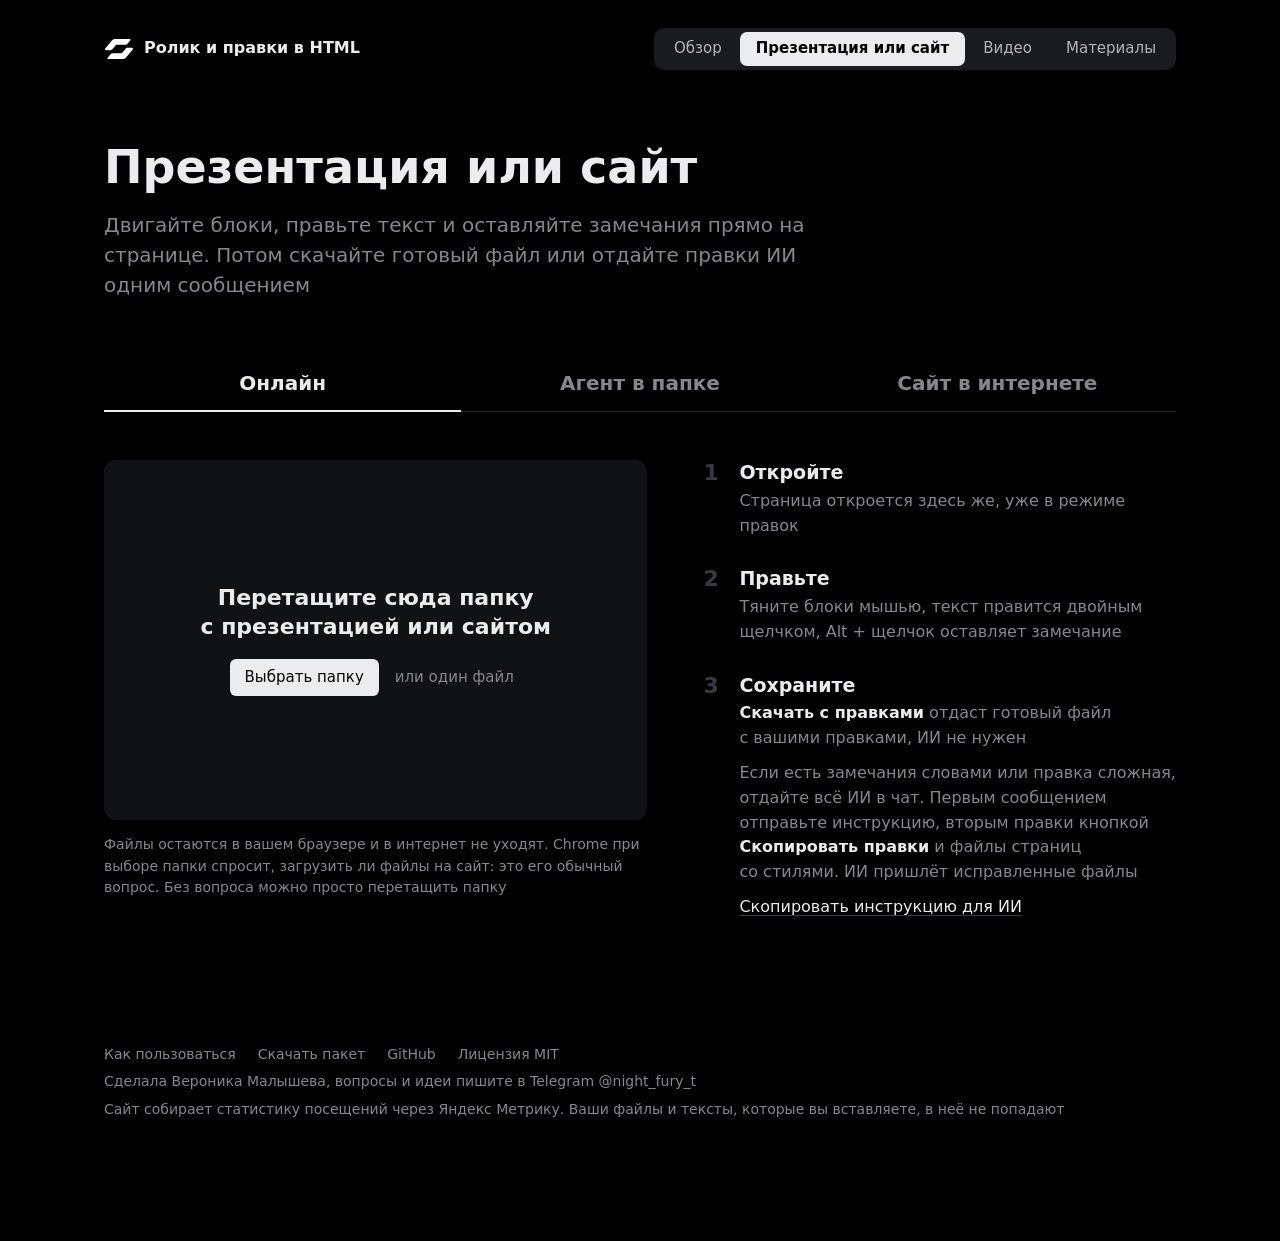
<file: Презентация.html>
<!doctype html>
<html lang="ru">
<head>
<meta charset="utf-8">
<meta name="viewport" content="width=device-width, initial-scale=1">
<title>Презентация или сайт · Ролик и правки в HTML</title>
<link rel="icon" href="favicon.ico" sizes="32x32">
<link rel="icon" href="favicon.svg" type="image/svg+xml">
<!-- Яндекс Метрика: посещения, цели на главных кнопках, Вебвизор без полей ввода и имён файлов (их блоки с классом ym-hide-content).
     Внизу страницы строка о статистике, её требуют условия Метрики. В режим правок и плеер счётчик не ставить -->
<script>
(function(m,e,t,r,i,k,a){m[i]=m[i]||function(){(m[i].a=m[i].a||[]).push(arguments)};m[i].l=1*new Date();for(var j=0;j<document.scripts.length;j++){if(document.scripts[j].src===r){return;}}k=e.createElement(t),a=e.getElementsByTagName(t)[0],k.async=1,k.src=r,a.parentNode.insertBefore(k,a)})(window,document,'script','https://mc.yandex.ru/metrika/tag.js','ym');
ym(114097970,'init',{clickmap:true,trackLinks:true,accurateTrackBounce:true,webvisor:true});
(function(){
  var ID=114097970, GOALS=[
    ['[data-open]','open_files'],
    ['[data-copy-brief],[data-download],[data-copy="instr"]','copy_for_chat'],
    ['[data-copy]','agent_phrase'],
    ['[data-play],[data-pick]','reel_open'],
    ['a[href*="/archive/"]','download_package']];
  document.addEventListener('click',function(e){
    var t=e.target; if(!t||!t.closest) return;
    for(var i=0;i<GOALS.length;i++) if(t.closest(GOALS[i][0])){ ym(ID,'reachGoal',GOALS[i][1]); return }
  },true);
  document.addEventListener('dragstart',function(e){
    if(e.target&&e.target.closest&&e.target.closest('a.bm,[data-bm]')) ym(ID,'reachGoal','bookmark');
  },true);
  document.addEventListener('DOMContentLoaded',function(){
    var foot=document.querySelector('.foot'), box=foot||document.querySelector('.page,.site')||document.body;
    var p=document.createElement(foot?'span':'p');
    p.className='ym-note';
    p.innerHTML='Сайт собирает статистику посещений через <a href="https://yandex.ru/legal/confidential/" style="color:inherit">Яндекс&nbsp;Метрику</a>. Ваши файлы и&nbsp;тексты, которые вы вставляете, в&nbsp;неё не&nbsp;попадают';
    p.style.cssText=foot?'flex-basis:100%':'margin:96px 0 0;font-size:14px;color:var(--ui-mute)';
    box.appendChild(p);
  });
})();
</script>
<link rel="stylesheet" href="site.css?v=202611061509">
</head>
<body>
<div class="site">
  <header class="s-top">
    <a class="s-name" href="index.html"><img src="logo-white.svg" alt="">Ролик и&nbsp;правки в&nbsp;HTML</a>
    <nav class="seg"><a href="index.html">Обзор</a><a class="on" href="Презентация.html">Презентация или&nbsp;сайт</a><a href="Видео.html">Видео</a><a href="%D0%9F%D1%80%D0%B8%D1%91%D0%BC%D1%8B%20%D0%B4%D0%B2%D0%B8%D0%B6%D0%B5%D0%BD%D0%B8%D1%8F.html">Материалы</a></nav>
  </header>

  <h1>Презентация или сайт</h1>
  <p class="lead">Двигайте блоки, правьте текст и&nbsp;оставляйте замечания прямо на странице. Потом скачайте готовый файл или отдайте правки ИИ одним сообщением</p>

  <nav class="tabs"><a class="on" href="#online">Онлайн</a><a href="#agent">Агент в&nbsp;папке</a><a href="#site">Сайт в&nbsp;интернете</a></nav>

  <!-- Онлайн: слева куда перетащить, справа что будет по шагам -->
  <section data-panel="online" class="on">
    <div class="split">
      <div>
        <div class="drop">
          <p class="big">Перетащите сюда папку с&nbsp;презентацией или сайтом</p>
          <div class="row"><button class="btn" data-open="dir">Выбрать папку</button><button class="btn ghost" data-open="file">или один файл</button></div>
        </div>
        <div id="picked" class="ym-hide-content" aria-live="polite"></div>
        <p class="note">Файлы остаются в&nbsp;вашем браузере и&nbsp;в&nbsp;интернет не уходят. Chrome при выборе папки спросит, загрузить&nbsp;ли файлы на сайт: это его обычный вопрос. Без вопроса можно просто перетащить папку</p>
      </div>
      <ol class="steps side">
        <li><span class="n">1</span><div><h3>Откройте</h3><p>Страница откроется здесь же, уже в&nbsp;режиме правок</p></div></li>
        <li><span class="n">2</span><div><h3>Правьте</h3><p>Тяните блоки мышью, текст правится двойным щелчком, Alt + щелчок оставляет замечание</p></div></li>
        <li><span class="n">3</span><div><h3>Сохраните</h3><p><b>Скачать с&nbsp;правками</b> отдаст готовый файл с&nbsp;вашими правками, ИИ не нужен</p>
          <p class="or">Если есть замечания словами или правка сложная, отдайте всё ИИ в&nbsp;чат. Первым сообщением отправьте инструкцию, вторым правки кнопкой <b>Скопировать&nbsp;правки</b> и&nbsp;файлы страниц со&nbsp;стилями. ИИ пришлёт исправленные файлы</p>
          <p class="or"><button class="link" data-copy="instr">Скопировать инструкцию для&nbsp;ИИ</button></p></div></li>
      </ol>
    </div>
  </section>

  <!-- Агент в папке: фраза для агента и что он сделает -->
  <section data-panel="agent">
    <div class="split">
      <div class="agent">
        <p class="mute">Для Claude Code, Codex, Cursor, GigaCode. Отправьте фразу агенту из&nbsp;папки с&nbsp;презентацией</p>
        <pre class="phrase">Включи режим правок для этой папки. Возьми его с github.com/Tomb-Raider/rezhim-pravok и сделай всё по его «Инструкции для ИИ». Правки, которые я потом пришлю, вноси по ней же</pre>
        <button class="btn" data-copy>Скопировать фразу</button>
      </div>
      <ol class="steps side">
        <li><span class="n">1</span><div><h3>Отправьте фразу</h3><p>Агент скачает режим правок и&nbsp;откроет страницу в&nbsp;браузере. Нужен Python&nbsp;3. На&nbsp;Mac при первом запуске система может предложить поставить инструменты разработчика, согласитесь</p></div></li>
        <li><span class="n">2</span><div><h3>Правьте</h3><p>Так же, как онлайн: тяните, правьте текст, оставляйте замечания</p></div></li>
        <li><span class="n">3</span><div><h3>Отдайте правки агенту</h3><p>Нажмите «Скопировать правки» и&nbsp;вставьте в&nbsp;чат с&nbsp;агентом. Он сам внесёт их в&nbsp;файлы</p></div></li>
      </ol>
    </div>
  </section>

  <!-- Сайт в интернете: закладка включает режим на открытом сайте -->
  <section data-panel="site">
    <div class="split">
      <div>
        <!-- Слева настоящая кнопка в пунктирной рамке, её тащат на панель закладок. Справа схема браузера:
             копия кнопки сама едет на панель закладок, по кругу (site.js). Пока кнопку тащат, вверху окна подсказка #toTop -->
        <div class="bmk">
          <div class="bmk-grab">
            <a class="bm" href="javascript:(function(){if(window.__pravki)return;var d=0,f=function(){if(d||window.__pravki)return;d=1;alert('Этот сайт не пускает режим правок. Если у\u00a0вас есть файлы сайта, откройте их на сайте пакета')};try{var s=document.createElement('script');s.src='https://tomb-raider.github.io/rezhim-pravok/pravki.js?v='+Date.now();s.setAttribute('data-auto','1');s.onerror=f;document.documentElement.appendChild(s)}catch(e){f()}setTimeout(f,15000)})()"><svg class="grip" viewBox="0 0 10 16" aria-hidden="true"><circle cx="2" cy="2" r="1.5"/><circle cx="8" cy="2" r="1.5"/><circle cx="2" cy="8" r="1.5"/><circle cx="8" cy="8" r="1.5"/><circle cx="2" cy="14" r="1.5"/><circle cx="8" cy="14" r="1.5"/></svg>Режим правок</a>
            <p class="how" data-bm="how">Эту кнопку перетащите наверх, на&nbsp;панель закладок</p>
            <button class="link" data-bm="copylink" hidden>Скопировать ссылку на&nbsp;страницу</button>
          </div>
          <div class="bmk-demo" aria-hidden="true">
            <div class="br">
              <div class="br-top"><i></i><i></i><i></i><span class="br-url"></span></div>
              <div class="br-bar"><span class="br-fake"></span><span class="br-fake"></span><span class="br-slot">Режим правок</span><span class="br-cap" data-bm="cap">Панель закладок</span></div>
              <div class="br-page"><i class="br-line"></i><i class="br-line short"></i><span class="br-btn">Режим правок</span></div>
            </div>
            <svg class="bmk-arrow"><path class="line"/><path class="head"/></svg>
          </div>
        </div>
        <!-- Сайт сам узнаёт браузер (site.js), тут можно выбрать другой -->
        <p class="brw" data-bm="other" hidden></p>
        <p class="note">Закладка включает режим правок прямо на открытом сайте, даже если его файлов у&nbsp;вас нет. Сайт не меняется, правки видите только вы</p>
      </div>
      <ol class="steps side">
        <li><span class="n">1</span><div><h3>Добавьте закладку</h3><p data-bm="step">Перетащите кнопку «Режим правок» на&nbsp;панель закладок. Если панели не видно, Cmd + Shift + B на&nbsp;Mac или Ctrl + Shift + B на&nbsp;Windows</p></div></li>
        <li><span class="n">2</span><div><h3>Откройте сайт и&nbsp;нажмите закладку</h3><p>Внизу появится панель режима правок</p></div></li>
        <li><span class="n">3</span><div><h3>Отдайте правки</h3><p>«Скопировать правки» соберёт всё одним текстом. Отправьте его тому, кто делает сайт, или ИИ вместе с&nbsp;файлами сайта</p></div></li>
      </ol>
    </div>
    <p class="note">Некоторые большие сайты своей защитой не пускают закладку, тогда она скажет об&nbsp;этом</p>

    <!-- Подсказка: авторский надзор. Слева кусок сайта с замечанием, как его ставит режим правок -->
    <div class="tip-ex">
      <div class="tip-site" aria-hidden="true"><i class="h"></i><i></i><i class="s"></i><span class="tip-btn">Подробнее</span><span class="tip-note">Кнопка как в&nbsp;макете, отступ сверху 24&nbsp;px</span></div>
      <div>
        <h3>Пригодится на&nbsp;авторском надзоре</h3>
        <p>Откройте сайт, который уже сверстали, и&nbsp;покажите прямо на&nbsp;нём, что не&nbsp;так. Сдвиньте блок, поправьте текст, оставьте замечание, и&nbsp;разработчик получит всё одним сообщением</p>
      </div>
    </div>
  </section>

  <div class="foot">
    <a href="https://github.com/Tomb-Raider/rezhim-pravok/blob/main/%D0%9A%D0%B0%D0%BA%20%D0%BF%D0%BE%D0%BB%D1%8C%D0%B7%D0%BE%D0%B2%D0%B0%D1%82%D1%8C%D1%81%D1%8F.md">Как пользоваться</a>
    <a href="https://github.com/Tomb-Raider/rezhim-pravok/archive/refs/heads/main.zip">Скачать пакет</a>
    <a href="https://github.com/Tomb-Raider/rezhim-pravok">GitHub</a>
    <span>Лицензия MIT</span>
    <span class="who">Сделала Вероника Малышева, вопросы и&nbsp;идеи пишите в&nbsp;<a href="https://t.me/night_fury_t">Telegram @night_fury_t</a></span>
  </div>
</div>
<input type="file" id="dirIn" webkitdirectory hidden>
<input type="file" id="fileIn" accept=".html,.htm" multiple hidden>
<div id="drop">Отпустите, чтобы открыть</div>
<div id="toTop" aria-hidden="true"><svg viewBox="0 0 26 34"><path d="M13 32V3M3 13L13 3l10 10"/></svg><span data-bm="drop">Отпустите на&nbsp;панели закладок, она над&nbsp;страницей</span></div>
<script src="site.js?v=202611061509"></script>
<script src="open.js?v=202611061509"></script>
</body>
</html>
</file>
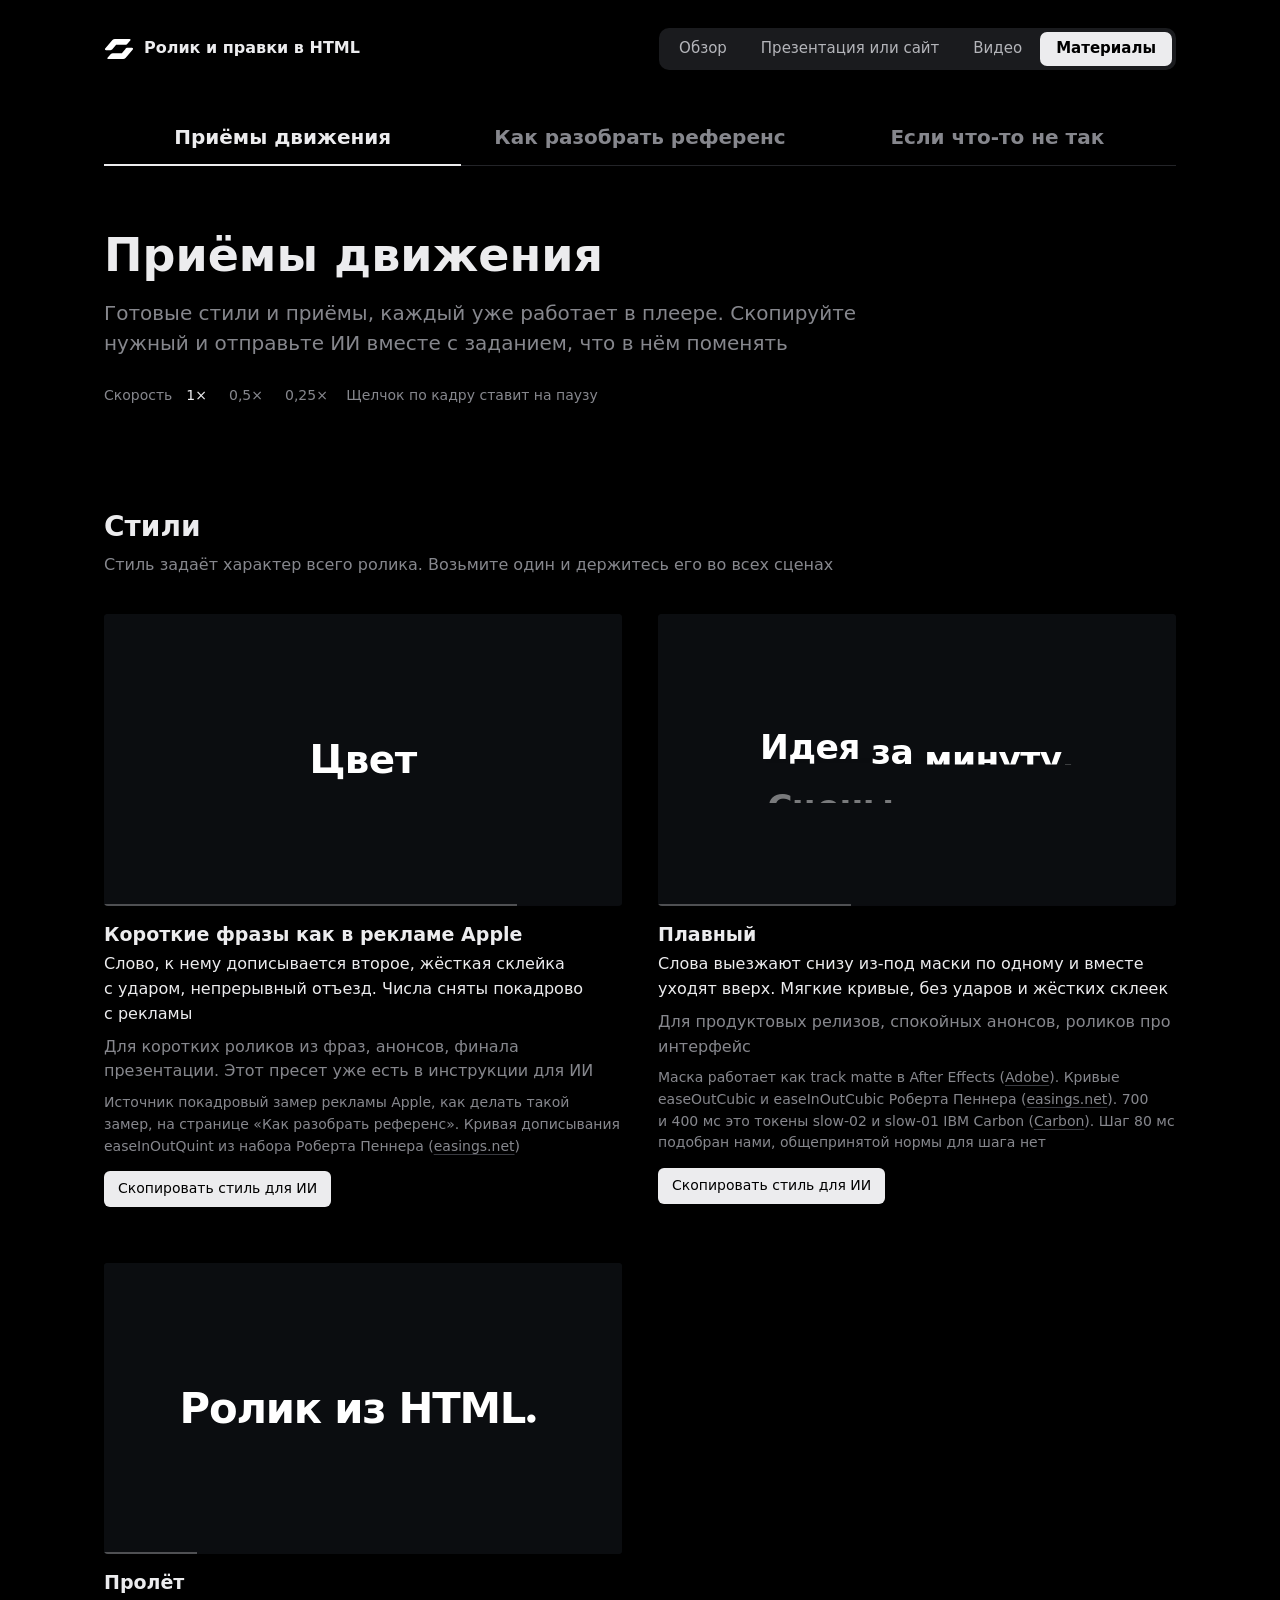
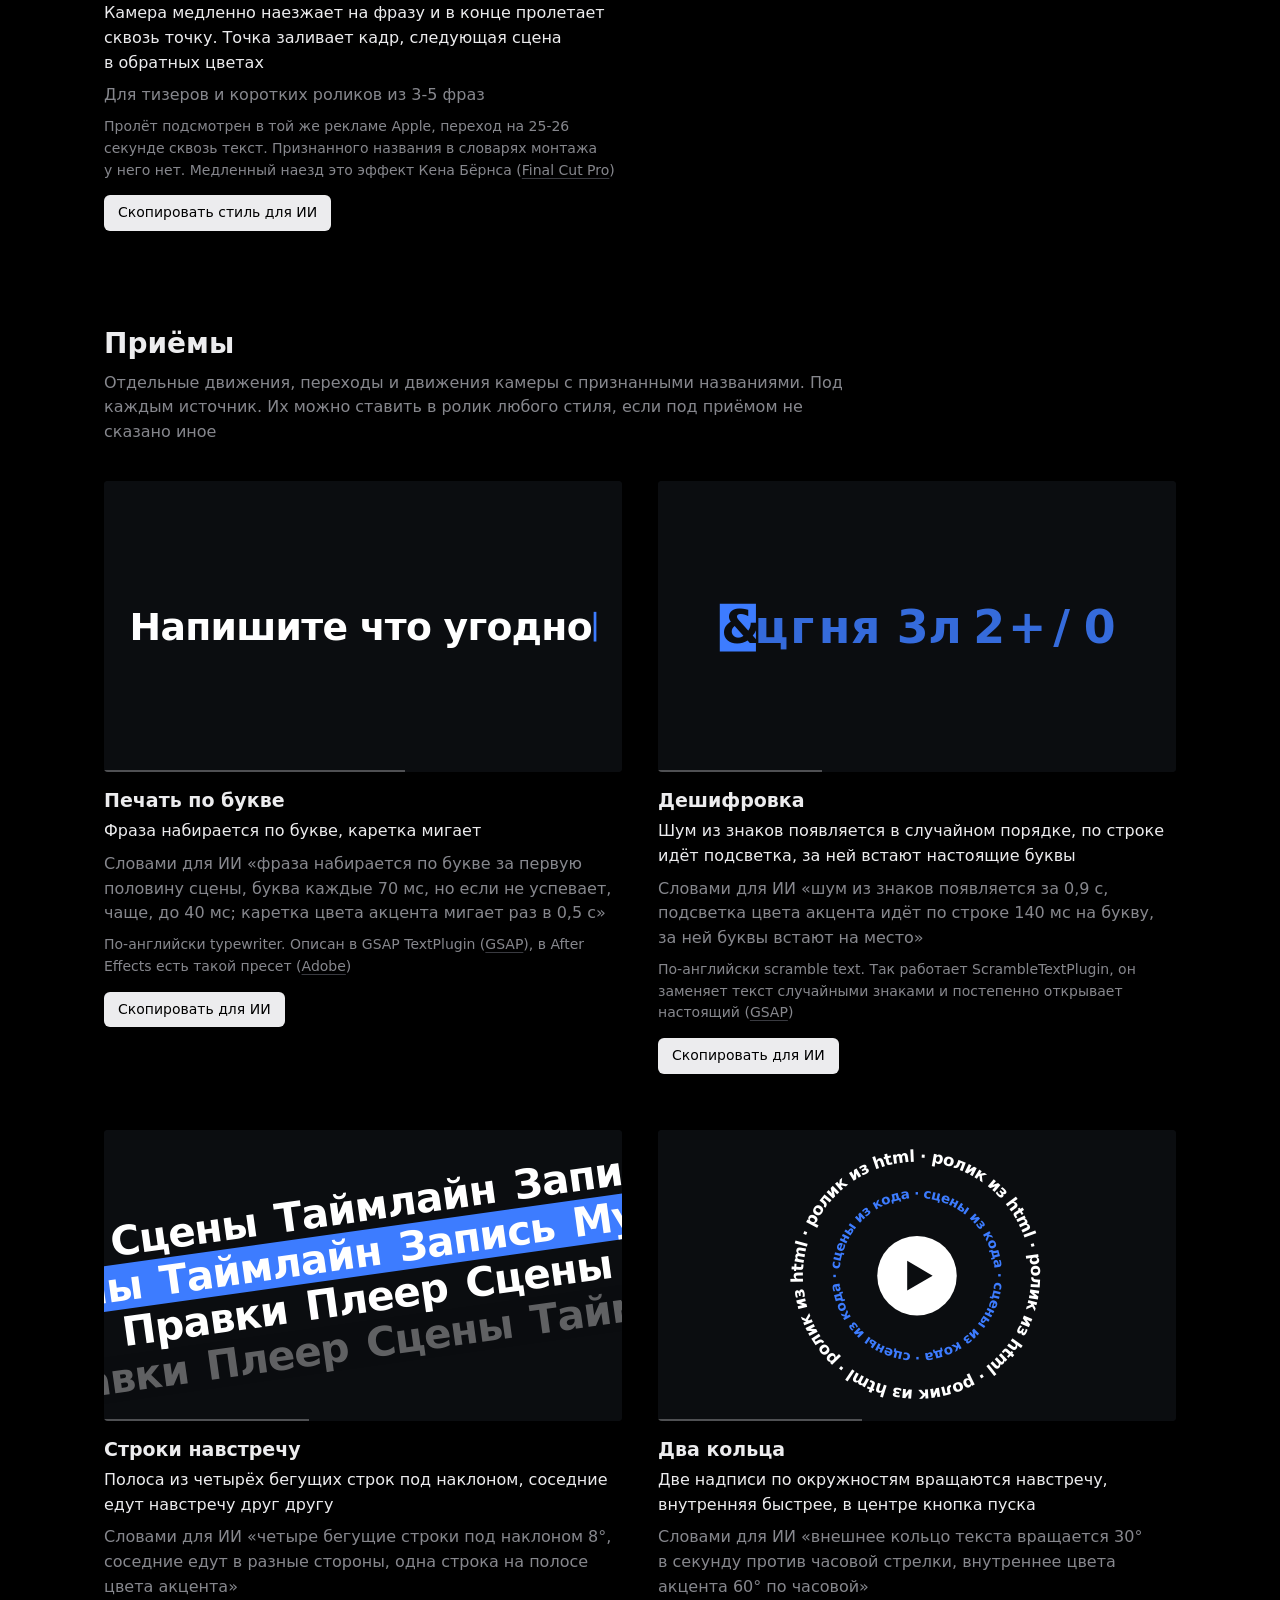
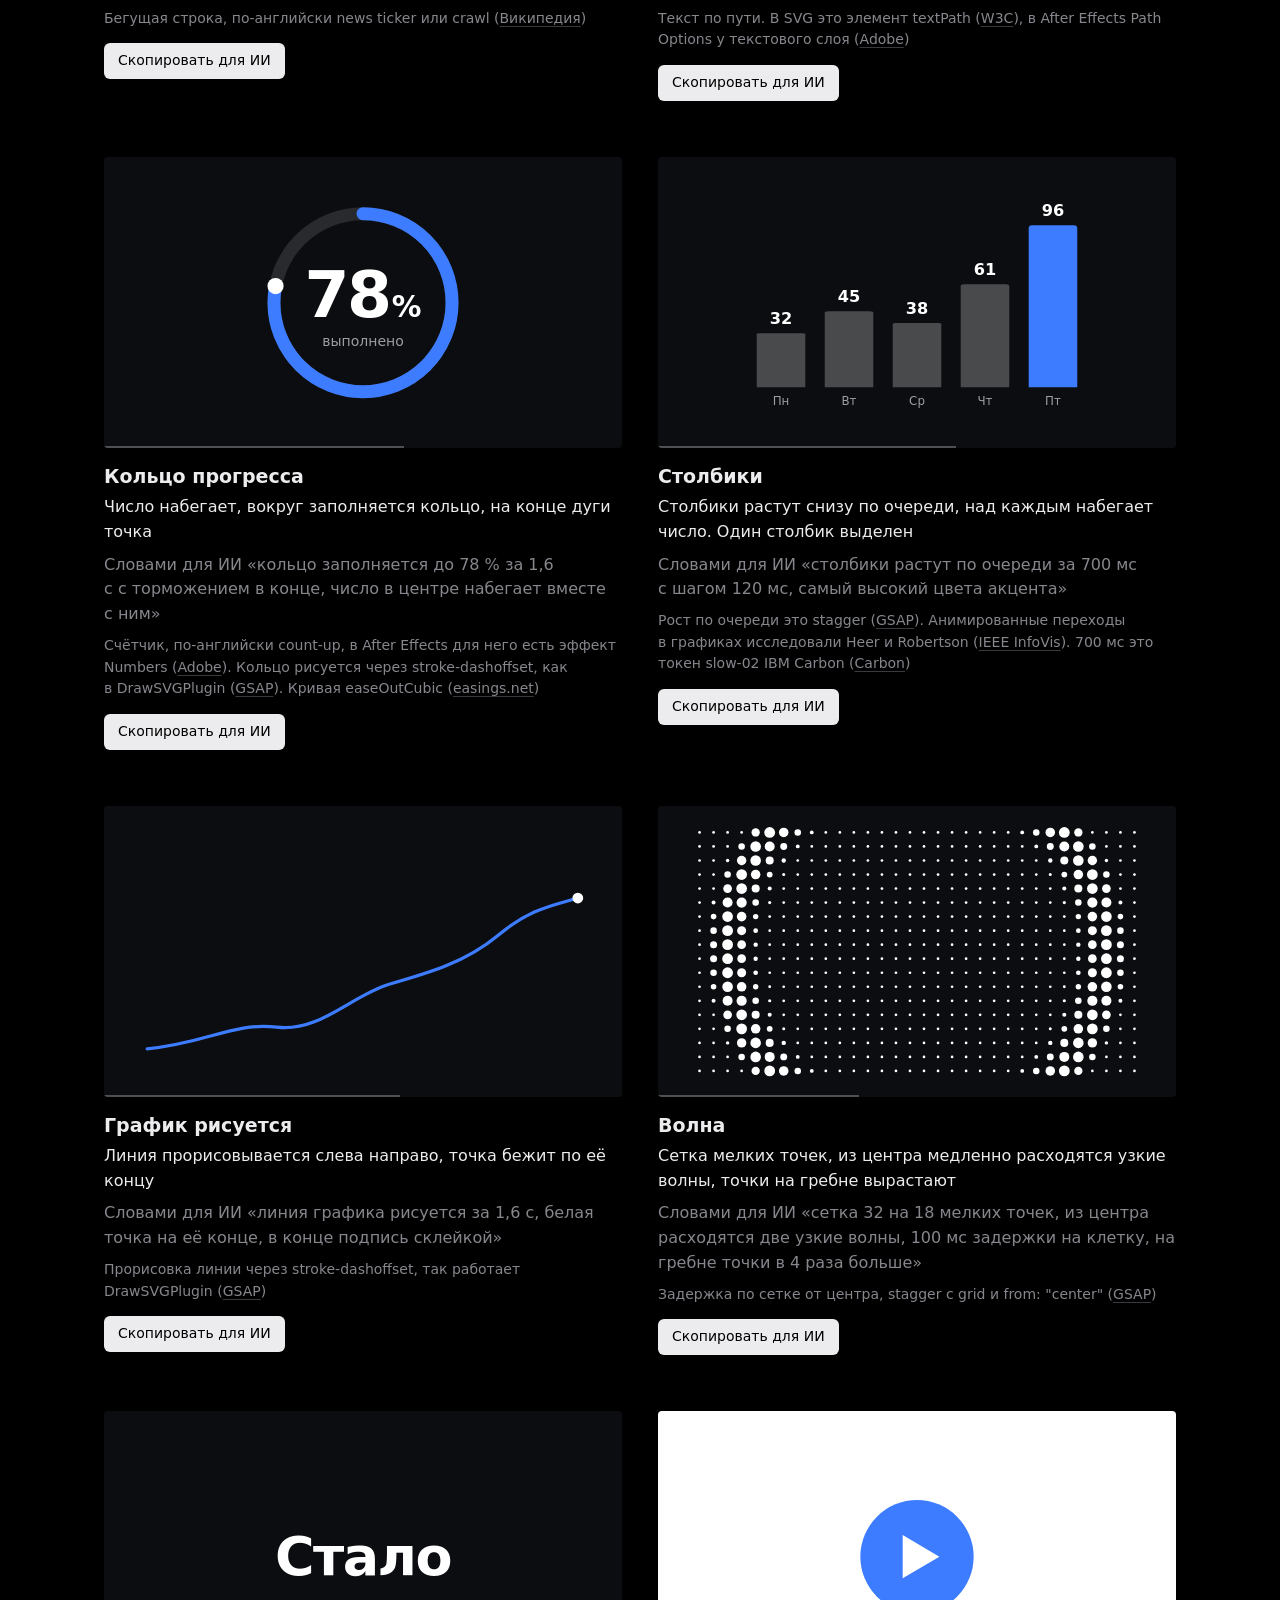
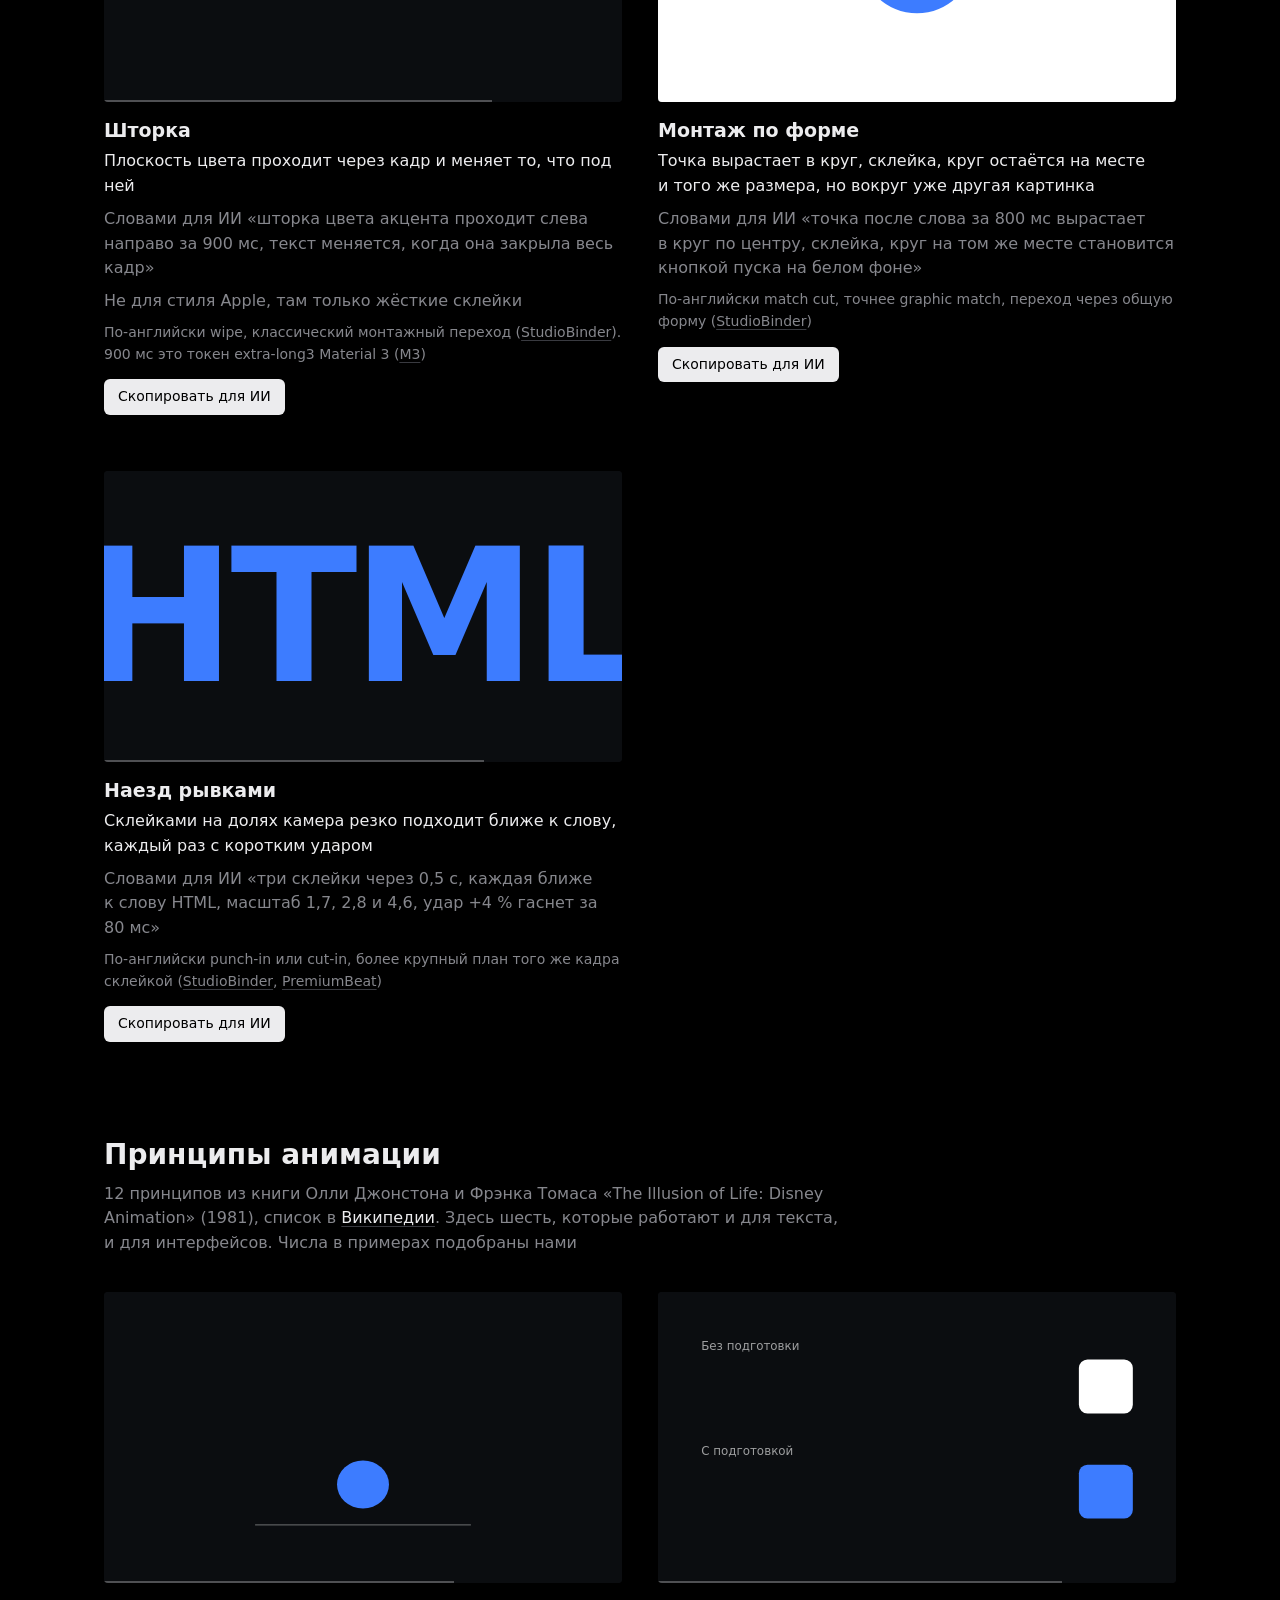
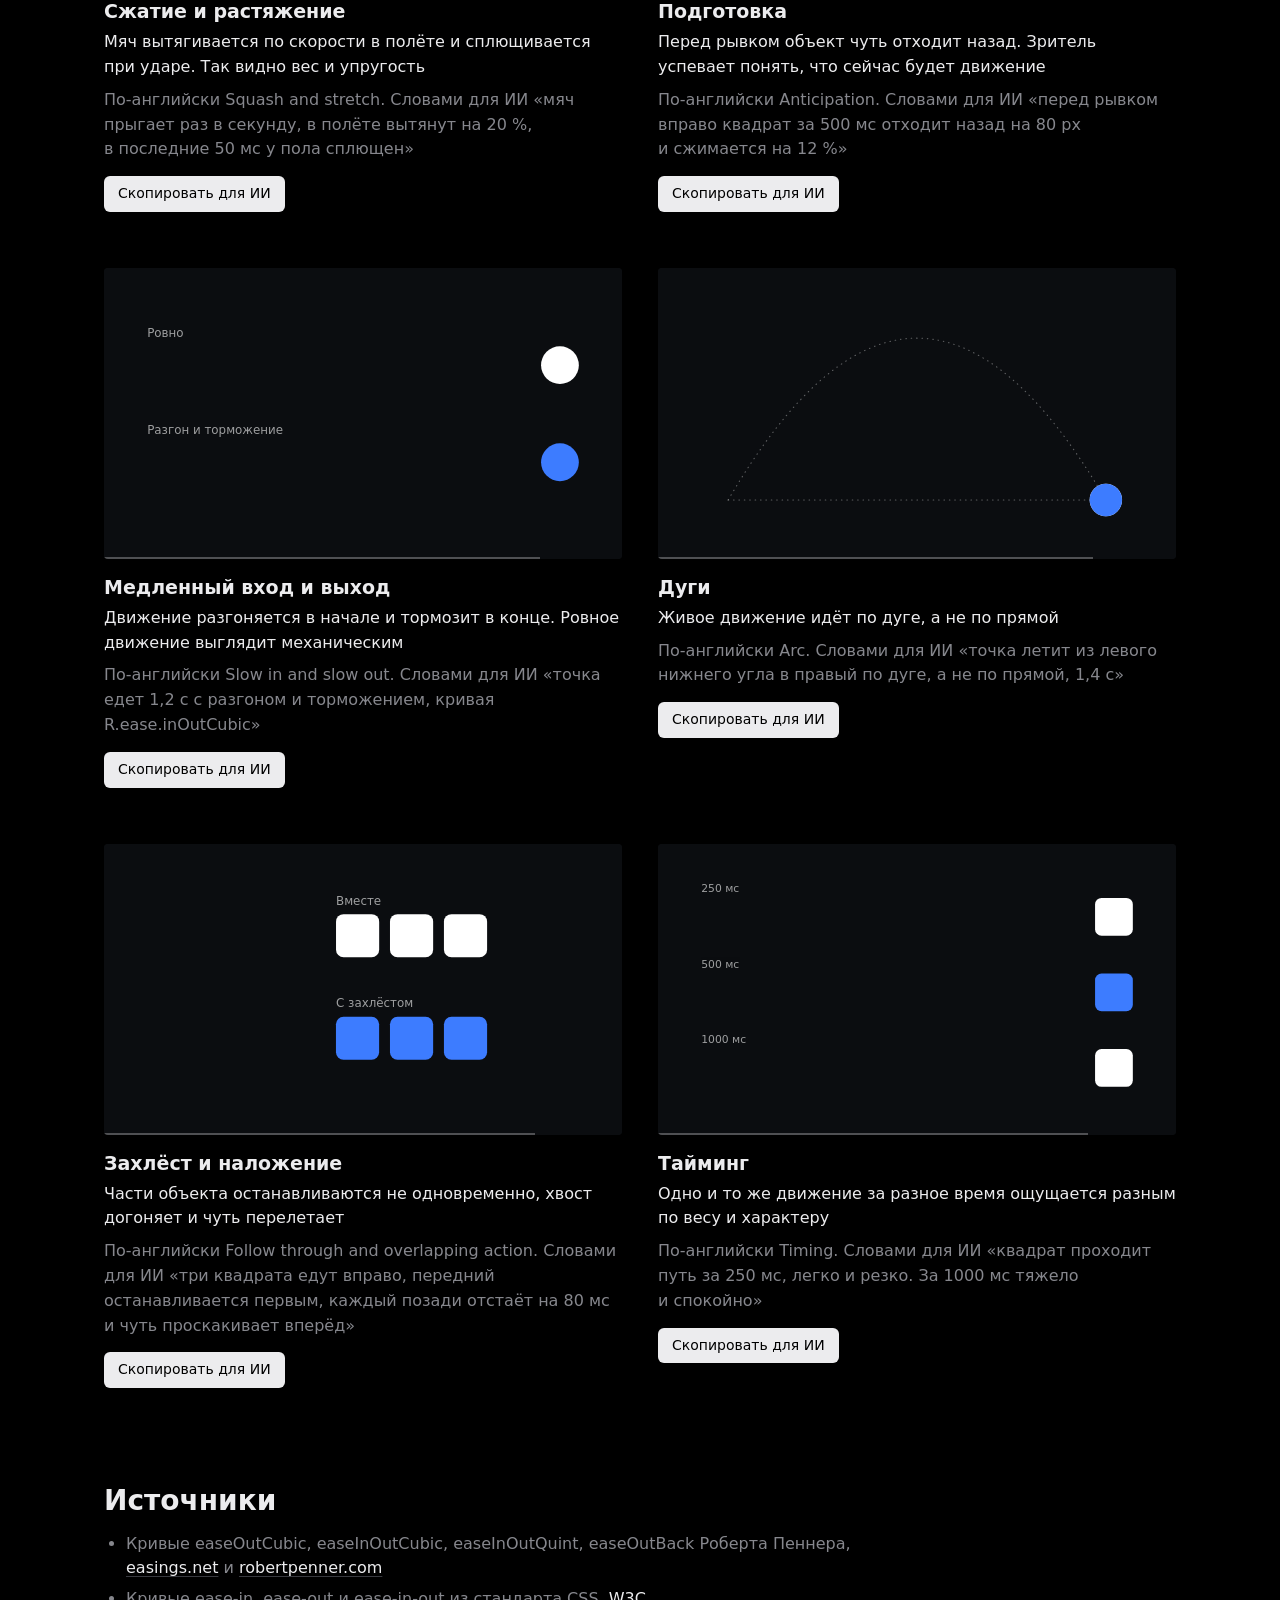
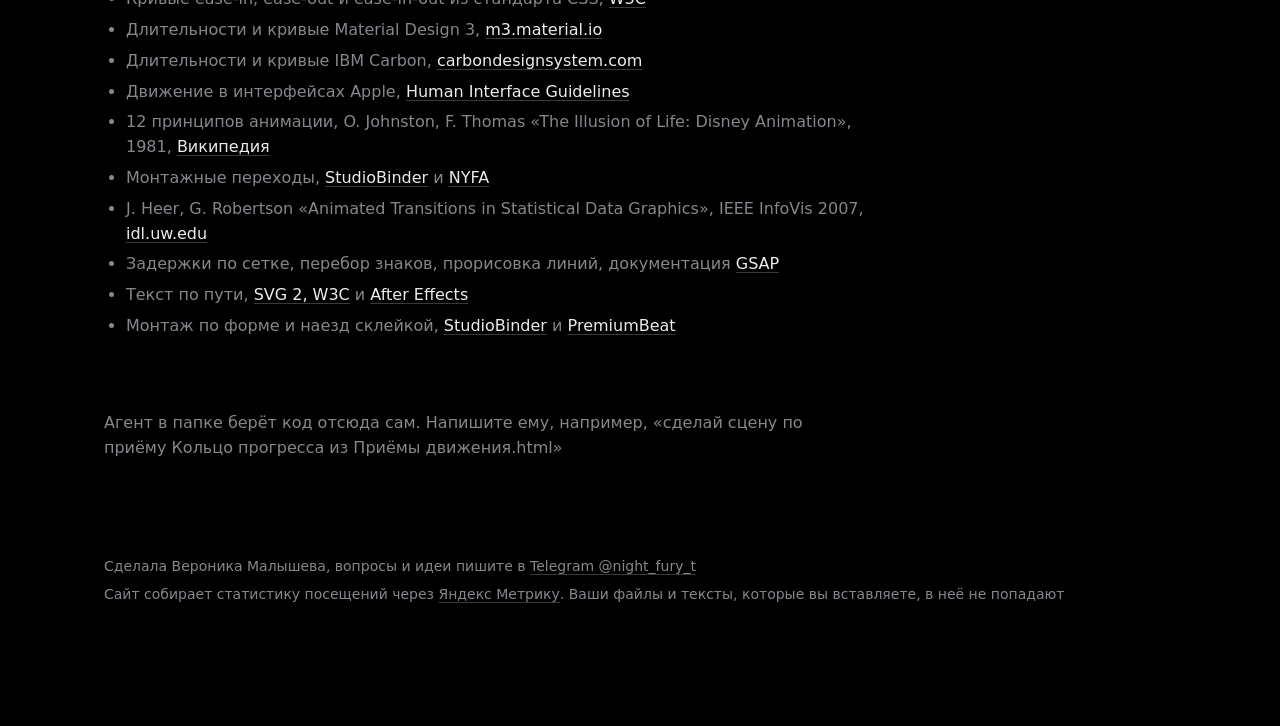
<file: Приёмы движения.html>
<!doctype html>
<html lang="ru">
<head>
<meta charset="utf-8">
<meta name="viewport" content="width=device-width, initial-scale=1">
<title>Приёмы движения · Ролик и правки в HTML</title>
<link rel="icon" href="favicon.ico" sizes="32x32">
<link rel="icon" href="favicon.svg" type="image/svg+xml">
<!-- Яндекс Метрика: посещения, цели на главных кнопках, Вебвизор без полей ввода и имён файлов (их блоки с классом ym-hide-content).
     Внизу страницы строка о статистике, её требуют условия Метрики. В режим правок и плеер счётчик не ставить -->
<script>
(function(m,e,t,r,i,k,a){m[i]=m[i]||function(){(m[i].a=m[i].a||[]).push(arguments)};m[i].l=1*new Date();for(var j=0;j<document.scripts.length;j++){if(document.scripts[j].src===r){return;}}k=e.createElement(t),a=e.getElementsByTagName(t)[0],k.async=1,k.src=r,a.parentNode.insertBefore(k,a)})(window,document,'script','https://mc.yandex.ru/metrika/tag.js','ym');
ym(114097970,'init',{clickmap:true,trackLinks:true,accurateTrackBounce:true,webvisor:true});
(function(){
  var ID=114097970, GOALS=[
    ['[data-open]','open_files'],
    ['[data-copy-brief],[data-download],[data-copy="instr"]','copy_for_chat'],
    ['[data-copy]','agent_phrase'],
    ['[data-play],[data-pick]','reel_open'],
    ['a[href*="/archive/"]','download_package']];
  document.addEventListener('click',function(e){
    var t=e.target; if(!t||!t.closest) return;
    for(var i=0;i<GOALS.length;i++) if(t.closest(GOALS[i][0])){ ym(ID,'reachGoal',GOALS[i][1]); return }
  },true);
  document.addEventListener('dragstart',function(e){
    if(e.target&&e.target.closest&&e.target.closest('a.bm,[data-bm]')) ym(ID,'reachGoal','bookmark');
  },true);
  document.addEventListener('DOMContentLoaded',function(){
    var foot=document.querySelector('.foot'), box=foot||document.querySelector('.page,.site')||document.body;
    var p=document.createElement(foot?'span':'p');
    p.className='ym-note';
    p.innerHTML='Сайт собирает статистику посещений через <a href="https://yandex.ru/legal/confidential/" style="color:inherit">Яндекс&nbsp;Метрику</a>. Ваши файлы и&nbsp;тексты, которые вы вставляете, в&nbsp;неё не&nbsp;попадают';
    p.style.cssText=foot?'flex-basis:100%':'margin:96px 0 0;font-size:14px;color:var(--ui-mute)';
    box.appendChild(p);
  });
})();
</script>
<style>
/* Страницы пакета «Ролик из HTML». Фон чёрный, шрифты SB Sans: текст SB Sans Text, заголовки SB Sans Display Extended.
   Файлов шрифтов на сайте нет, берутся установленные на компьютере. Где их нет, показывается системный шрифт */
@font-face { font-family: "SB Sans Text"; font-weight: 400; src: local("SBSansText-Regular"), local("SB Sans Text Regular"); }
@font-face { font-family: "SB Sans Text"; font-weight: 500; src: local("SBSansText-Medium"), local("SB Sans Text Medium"); }
@font-face { font-family: "SB Sans Text"; font-weight: 600; src: local("SBSansText-Semibold"), local("SB Sans Text Semibold"); }
@font-face { font-family: "SB Sans Display Extended"; font-weight: 600; src: local("SBSansDisplay-ExtendedSemibold"), local("SB Sans Display Extended Semibold"); }
:root {
  --ui-bg: #000000; --ui-fg: #ECECEE; --ui-mute: #86878D; --ui-line: #232428; --ui-line2: #393A40;
  --ui-ok: #7FD49B; --ui-bad: #FFB4AA;
  --mono: ui-monospace, SFMono-Regular, Menlo, Consolas, monospace;
}
html { background: var(--ui-bg); color: var(--ui-fg); }
body {
  margin: 0; background: var(--ui-bg); color: var(--ui-fg);
  font: 16px/1.55 "SB Sans Text", system-ui, -apple-system, "Segoe UI", Roboto, Arial, sans-serif;
  -webkit-font-smoothing: antialiased;
}
.page { max-width: 1120px; margin: 0 auto; padding: 28px 24px 120px; }
/* Общая шапка двух пакетов: «Ролик из HTML» и «Режим правок» всегда на одном месте */
.top { display: flex; gap: 24px; margin-bottom: 10px; font-size: 15px; }
.top a { color: var(--ui-mute); text-decoration: none; }
.top a:hover { color: var(--ui-fg); }
.top a.on { color: var(--ui-fg); font-weight: 600; }
.nav { display: flex; flex-wrap: wrap; gap: 4px 22px; margin-bottom: 72px; font-size: 14px; }
.nav a { color: var(--ui-mute); text-decoration: none; }
.nav a:hover, .nav a.on { color: var(--ui-fg); }
h1, h2 { font-family: "SB Sans Display Extended", "SB Sans Text", system-ui, -apple-system, "Segoe UI", Roboto, Arial, sans-serif; font-weight: 600; }
h1 { margin: 0 0 18px; font-size: 46px; line-height: 1.1; letter-spacing: 0; }
h2 { margin: 96px 0 14px; font-size: 28px; line-height: 1.2; letter-spacing: 0; }
h3 { margin: 0 0 6px; font-size: 19px; line-height: 1.3; font-weight: 600; }
p, li { max-width: 740px; }
p { margin: 0 0 14px; }
ul, ol { margin: 0 0 14px; padding-left: 22px; }
li { margin: 0 0 6px; }
a { color: var(--ui-fg); text-underline-offset: 3px; text-decoration-color: var(--ui-line2); }
.lead { max-width: 760px; margin: 0 0 20px; font-size: 20px; line-height: 1.5; color: var(--ui-mute); }
.mute { color: var(--ui-mute); }
.sub { margin: -4px 0 36px; color: var(--ui-mute); }
code { font: 0.9em/1 var(--mono); padding: 2px 5px; border-radius: 4px; background: var(--ui-line); }
pre.prompt {
  max-width: 740px; margin: 0 0 12px; padding: 16px 18px; border-radius: 8px; background: var(--ui-line);
  font: 14px/1.55 var(--mono); white-space: pre-wrap; overflow-wrap: anywhere;
}

.btn {
  appearance: none; border: 0; border-radius: 6px; padding: 7px 14px; cursor: pointer;
  background: var(--ui-fg); color: var(--ui-bg); font: inherit; font-size: 14px;
}
.btn:hover { opacity: .9; }
.btn.ghost { background: none; color: var(--ui-mute); padding: 7px 8px; }
.btn.ghost:hover, .btn.ghost.on { color: var(--ui-fg); opacity: 1; }
.tools { display: flex; flex-wrap: wrap; align-items: center; gap: 4px 6px; margin: 0 0 8px; font-size: 14px; color: var(--ui-mute); }

/* Живые примеры */
.grid { display: grid; grid-template-columns: repeat(auto-fill, minmax(min(100%, 480px), 1fr)); gap: 56px 36px; }
.grid.wide { grid-template-columns: 1fr; }
.ex-frame { position: relative; overflow: hidden; border-radius: 4px; background: #0B0D10; cursor: pointer; margin: 0 0 16px; }
.ex-frame.ex-paused::after {
  content: "Пауза"; position: absolute; right: 10px; top: 8px; font-size: 12px; color: var(--ui-mute);
}
.ex-stage {
  position: absolute; left: 0; top: 0; transform-origin: 0 0; overflow: hidden;
  --bg: #0B0D10; --fg: #FFFFFF; --accent: #3D7CFF;
  --font: system-ui, -apple-system, "Segoe UI", Roboto, Arial, sans-serif;
  background: var(--bg); color: var(--fg); font: 400 16px/1.2 var(--font);
}
.ex-slot { position: absolute; inset: 0; display: none; }
.ex-slot.on { display: block; }
.ex-slot > .ex-scene { position: absolute; inset: 0; }
.ex-bar { position: absolute; left: 0; bottom: 0; height: 2px; width: 0; background: rgba(255, 255, 255, .28); }
.ex-err {
  position: absolute; inset: auto 8px 8px; display: none; margin: 0; padding: 8px 10px; border-radius: 6px;
  background: rgba(20, 0, 0, .85); color: var(--ui-bad); font: 12px/1.4 var(--mono); white-space: pre-wrap;
}
.ex-err.on { display: block; }
.ex p { margin: 0 0 8px; }
.ex .ex-prompt { display: none; }
.ex .btn { margin-top: 6px; }
.src { font-size: 14px; color: var(--ui-mute); }
.src a { color: var(--ui-mute); }
.src a:hover { color: var(--ui-fg); }
.sources li { color: var(--ui-mute); }
/* Подвал: контакты автора, под ними строка о статистике Метрики */
.foot { display: flex; flex-wrap: wrap; gap: 6px 22px; margin-top: 96px; font-size: 14px; color: var(--ui-mute); }
.foot a { color: var(--ui-mute); }
.foot a:hover { color: var(--ui-fg); }

@media (max-width: 640px) {
  .page { padding: 20px 16px 96px; }
  .nav { margin-bottom: 48px; }
  h1 { font-size: 36px; }
  h2 { font-size: 26px; margin-top: 72px; }
  .lead { font-size: 18px; }
}

</style>
<style>
/* Шапка общего сайта и табы материалов, как в site.css. Вставлено скриптом «материалы для общего сайта.py» */
:root { --display: "SB Sans Display Extended", "SB Sans Text", system-ui, -apple-system, "Segoe UI", Roboto, Arial, sans-serif; }
/* Ширину страницы считаем как на остальном сайте (site.css): вместе с полями, иначе страница на 48 px шире */
.page, .s-top, .s-top *, .mt, .mt a { box-sizing: border-box; }
.s-top { display: flex; flex-wrap: wrap; align-items: center; justify-content: space-between; gap: 8px 24px; margin-bottom: 40px; }
.s-name { display: inline-flex; align-items: center; gap: 10px; color: var(--ui-fg); font-weight: 600; text-decoration: none; }
.s-name img { display: block; width: auto; height: 22px; }
.seg { display: inline-flex; gap: 2px; padding: 4px; border-radius: 10px; background: #1A1B1E; font-size: 15px; }
.seg a { padding: 7px 16px; border-radius: 7px; color: #B4B5BA; text-decoration: none; text-align: center; line-height: 1.3; }
.seg a:hover { color: var(--ui-fg); }
.seg a.on { background: var(--ui-fg); color: var(--ui-bg); font-weight: 600; }
.mt { display: grid; grid-auto-flow: column; grid-auto-columns: 1fr; margin: 0 0 64px; box-shadow: inset 0 -1px 0 var(--ui-line); }
.mt a { padding: 14px 4px 16px; color: var(--ui-mute); font: 600 20px/1.3 var(--display); text-align: center; text-decoration: none; }
.mt a:hover { color: var(--ui-fg); }
.mt a.on { color: var(--ui-fg); box-shadow: inset 0 -2px 0 var(--ui-fg); }
@media (max-width: 640px) {
  .s-top { margin-bottom: 28px; }
  .seg { display: flex; width: 100%; font-size: 14px; }
  .seg a { flex: 1; display: flex; align-items: center; justify-content: center; padding: 7px 4px; }
  .mt { margin-bottom: 44px; }
  .mt a { font-size: 15px; padding: 12px 2px 14px; }
}
</style>
</head>
<body>
<div class="page">

<header class="s-top">
  <a class="s-name" href="index.html"><img src="logo-white.svg" alt="">Ролик и&nbsp;правки в&nbsp;HTML</a>
  <nav class="seg"><a href="index.html">Обзор</a><a href="Презентация.html">Презентация или&nbsp;сайт</a><a href="Видео.html">Видео</a><a class="on" href="%D0%9F%D1%80%D0%B8%D1%91%D0%BC%D1%8B%20%D0%B4%D0%B2%D0%B8%D0%B6%D0%B5%D0%BD%D0%B8%D1%8F.html">Материалы</a></nav>
</header>
<nav class="mt"><a class="on" href="%D0%9F%D1%80%D0%B8%D1%91%D0%BC%D1%8B%20%D0%B4%D0%B2%D0%B8%D0%B6%D0%B5%D0%BD%D0%B8%D1%8F.html">Приёмы движения</a><a href="%D0%9A%D0%B0%D0%BA%20%D1%80%D0%B0%D0%B7%D0%BE%D0%B1%D1%80%D0%B0%D1%82%D1%8C%20%D1%80%D0%B5%D1%84%D0%B5%D1%80%D0%B5%D0%BD%D1%81.html">Как разобрать референс</a><a href="%D0%95%D1%81%D0%BB%D0%B8%20%D1%87%D1%82%D0%BE-%D1%82%D0%BE%20%D0%BD%D0%B5%20%D1%82%D0%B0%D0%BA.html">Если что-то не так</a></nav>

<h1>Приёмы движения</h1>
<p class="lead">Готовые стили и приёмы, каждый уже работает в плеере. Скопируйте нужный и отправьте ИИ вместе с заданием, что в нём поменять</p>
<div class="tools">Скорость
  <button class="btn ghost on" data-speed="1">1×</button>
  <button class="btn ghost" data-speed="0.5">0,5×</button>
  <button class="btn ghost" data-speed="0.25">0,25×</button>
  <span class="mute">&nbsp;Щелчок по кадру ставит на паузу</span>
</div>

<h2>Стили</h2>
<p class="sub">Стиль задаёт характер всего ролика. Возьмите один и держитесь его во всех сценах</p>
<div class="grid">

  <div class="ex">
    <h3>Короткие фразы как в рекламе Apple</h3>
    <p>Слово, к нему дописывается второе, жёсткая склейка с ударом, непрерывный отъезд. Числа сняты покадрово с рекламы</p>
    <p class="mute">Для коротких роликов из фраз, анонсов, финала презентации. Этот пресет уже есть в инструкции для ИИ</p>
    <div class="ex-prompt">Сделай ролик по пресету «Короткие фразы как в рекламе Apple» из инструкции «Ролик из HTML». Ниже готовый код пресета с примером. Поменяй фразы под мой ролик, механику и числа не трогай</div>
    <p class="src">Источник покадровый замер рекламы Apple, как делать такой замер, на странице «Как разобрать референс». Кривая дописывания easeInOutQuint из набора Роберта Пеннера (<a href="https://easings.net/">easings.net</a>)</p>
    <button class="btn" data-copy>Скопировать стиль для ИИ</button>
    <script type="text/plain">
// Пресет «Короткие фразы как в рекламе Apple». Числа сняты покадрово с референса, не меняй их
const FPS = 24, F = 1 / FPS

// Одна строка пресета в момент lt от её начала. Ею же собирай свои сцены, где рядом с фразой своя графика
function phraseAt(line, lt, { life = 1.2, first = 0.43, punch = true, enter = false, w = 1920 } = {}) {
  const add = line.lastElementChild, word = add.firstElementChild
  add.style.width = word.offsetWidth * R.ease.inOutQuint(R.prog(lt, first, 0.25)) + 'px'  // дописывание 250 мс
  add.style.overflow = lt >= first + 0.25 ? 'visible' : 'hidden'     // дописали, дальше ничего не обрезаем
  word.style.visibility = lt >= first + 0.167 ? 'visible' : 'hidden'  // слово возникает за 83 мс до остановки
  let s = 1 - 0.15 * Math.min(1, 1.2 / life) * lt           // отъезд 15 % в секунду, за жизнь строки не больше 18 %
  if (lt >= life - 2 * F) s -= lt >= life - F ? 0.03 : 0.01 // разгон перед склейкой
  if (punch) s *= 1 + 0.05 * (1 - R.ease.out(R.prog(lt, 0, 0.06)))  // удар +5 % на склейке
  const x = enter ? -0.15 * w * (1 - R.ease.enter(R.prog(lt, 0, 0.417))) : 0  // въезд слева
  line.style.transform = `translateX(${x}px) scale(${s})`
}

const PHRASE_CSS = `
  .line { position: absolute; inset: 0; display: flex; align-items: center; justify-content: center;
          font-weight: 700; font-size: 154px; line-height: 1.25; letter-spacing: -0.015em; white-space: nowrap; }
  .add { display: flex; justify-content: flex-end; overflow: hidden; }
  .add > span { flex: none; }
`

function phrases(name, lines, { life = 1.2, first = 0.43, enter = true } = {}) {
  return {
    name,
    dur: lines.length * life,
    note: lines.map(l => l.join(' ')).join(' / '),
    html: lines.map(([a, b]) =>
      `<div class="line"><span>${a}</span><span class="add"><span>&nbsp;${b}</span></span></div>`).join(''),
    css: PHRASE_CSS,
    draw({ t, $$, w }) {
      t = R.snap(t, FPS)                                          // рубленая сетка 24 кадра в секунду
      const k = Math.min(lines.length - 1, Math.floor(t / life))  // какая строка сейчас
      $$('.line').forEach((line, i) => {
        line.style.display = i === k ? '' : 'none'               // склейка: кадр старой строки, следующий кадр новой
        if (i === k) phraseAt(line, t - k * life, { life, first, punch: k > 0 || !enter, enter: k === 0 && enter, w })
      })
    }
  }
}

scene(phrases('Фразы', [
  ['Идея', 'за минуту.'],
  ['Сцены', 'из кода.'],
  ['Цвет', 'из бренда.'],
]))
</script>
  </div>

  <div class="ex">
    <h3>Плавный</h3>
    <p>Слова выезжают снизу из-под маски по одному и вместе уходят вверх. Мягкие кривые, без ударов и жёстких склеек</p>
    <p class="mute">Для продуктовых релизов, спокойных анонсов, роликов про интерфейс</p>
    <div class="ex-prompt">Стиль «Плавный» для ролика из HTML. Сделай все сцены моего ролика в этом стиле. Ниже правила и готовый код, числа не меняй

Как выглядит
- Каждое слово в своей маске. Слова выезжают снизу из-под маски по одному, шаг 80 мс
- Выезд 700 мс по R.ease.outCubic, сильное торможение в конце
- За 450 мс до конца сцены все слова вместе уходят вверх за 400 мс по R.ease.inOutCubic. Следующая сцена начинается с пустого кадра, поэтому склейки не видно
- Линии и плашки растут от края за 800 мс по R.ease.inOutCubic и уходят вместе со словами
- Числа набегают от нуля за 1,4 с по R.ease.outCubic
- Текст держится целиком не меньше 1 с, сцена от 2,2 с
- Время не округляй через R.snap, движение плавное

Чего не делать
- Ударов, перелёта, мигания и жёстких склеек посреди текста
- Проявления (fade), размытия, поворотов
- Выездов текста сбоку, только снизу вверх из-под маски</div>
    <p class="src">Маска работает как track matte в After Effects (<a href="https://helpx.adobe.com/after-effects/desktop/work-with-transparency-and-compositing/work-with-track-mattes-and-traveling-mattes/track-mattes-and-traveling-mattes.html">Adobe</a>). Кривые easeOutCubic и easeInOutCubic Роберта Пеннера (<a href="https://easings.net/">easings.net</a>). 700 и 400 мс это токены slow-02 и slow-01 IBM Carbon (<a href="https://carbondesignsystem.com/elements/motion/overview/">Carbon</a>). Шаг 80 мс подобран нами, общепринятой нормы для шага нет</p>
    <button class="btn" data-copy>Скопировать стиль для ИИ</button>
    <script type="text/plain">
// Стиль «Плавный». Слова выезжают снизу из-под маски по одному и вместе уходят вверх.
// Мягкие кривые, без ударов, жёстких склеек и мигания
const IN = 0.7, STEP = 0.08, OUT = 0.4      // выезд 700 мс, шаг между словами 80 мс, уход 400 мс

// Каждое слово в своей маске: снаружи обрезка, внутри само слово
const masked = text => text.split(' ').map(w => `<span class="m"><span class="w">${w}</span></span>`).join(' ')
const MASK_CSS = `
  .m { display: inline-block; overflow: hidden; vertical-align: top; padding: 0 0.05em 0.14em; margin: 0 -0.05em -0.14em; }
  .w { display: inline-block; }
`
// Выезд снизу по одному слову, в конце сцены все слова уходят вверх
function rise(words, t, dur, start = 0.1) {
  const out = R.ease.inOutCubic(R.prog(t, dur - OUT - 0.05, OUT))
  words.forEach((w, i) => {
    const k = R.ease.outCubic(R.prog(t, start + i * STEP, IN))
    w.style.transform = `translateY(${(1 - k - out) * 110}%)`
  })
}

scene({
  name: 'Титул',
  dur: 2.4,
  note: 'Название выезжает снизу по словам, под ним прорисовывается линия цвета акцента',
  html: `<div class="c"><div class="t">${masked('Ролик из HTML')}</div><i class="line"></i></div>`,
  css: MASK_CSS + `
    .c { position: absolute; inset: 0; display: flex; flex-direction: column; align-items: center; justify-content: center; gap: 44px; }
    .t { font-weight: 600; font-size: 150px; line-height: 1.1; letter-spacing: -0.025em; }
    .line { display: block; width: 560px; height: 8px; border-radius: 4px; background: var(--accent); }
  `,
  draw({ t, dur, $, $$ }) {
    rise($$('.w'), t, dur)
    const grow = R.ease.inOutCubic(R.prog(t, 0.45, 0.8))            // линия растёт слева направо
    const gone = R.ease.inOutCubic(R.prog(t, dur - OUT - 0.05, OUT))  // и уходит вправо вместе со словами
    const line = $('.line')
    line.style.transformOrigin = gone > 0 ? '100% 50%' : '0 50%'
    line.style.transform = `scaleX(${gone > 0 ? 1 - gone : grow})`
  }
})

scene({
  name: 'Фразы',
  dur: 2.6,
  note: 'Две строки выезжают снизу по словам, вторая приглушена',
  html: `<div class="c"><div>${masked('Идея за минуту.')}</div><div class="dim">${masked('Сцены из кода.')}</div></div>`,
  css: MASK_CSS + `
    .c { position: absolute; inset: 0; display: flex; flex-direction: column; align-items: center; justify-content: center;
         font-weight: 600; font-size: 128px; line-height: 1.12; letter-spacing: -0.02em; }
    .dim { opacity: 0.45; }
  `,
  draw({ t, dur, $$ }) { rise($$('.w'), t, dur) }
})

scene({
  name: 'Число',
  dur: 2.6,
  note: 'Число набегает от нуля до 24 по мягкой кривой, подпись выезжает снизу',
  html: `<div class="c"><div class="n">${masked('0')}</div><div class="cap">${masked('кадра в секунду')}</div></div>`,
  css: MASK_CSS + `
    .c { position: absolute; inset: 0; display: flex; flex-direction: column; align-items: center; justify-content: center; }
    .n { font-weight: 600; font-size: 380px; line-height: 1; letter-spacing: -0.04em; color: var(--accent); font-variant-numeric: tabular-nums; }
    .cap { margin-top: 8px; font-size: 72px; font-weight: 500; opacity: 0.6; }
  `,
  draw({ t, dur, $, $$ }) {
    rise($$('.w'), t, dur)
    $('.n .w').textContent = Math.round(24 * R.ease.outCubic(R.prog(t, 0.1, 1.4)))   // от 0 до 24 за 1,4 с
  }
})
</script>
  </div>

  <div class="ex">
    <h3>Пролёт</h3>
    <p>Камера медленно наезжает на фразу и в конце пролетает сквозь точку. Точка заливает кадр, следующая сцена в обратных цветах</p>
    <p class="mute">Для тизеров и коротких роликов из 3-5 фраз</p>
    <div class="ex-prompt">Стиль «Пролёт» для ролика из HTML. Сделай все сцены моего ролика в этом стиле. Ниже правила и готовый код, числа не меняй

Как выглядит
- В каждой сцене одна короткая фраза по центру, Bold, 140-150 px, в конце фразы точка
- Точка это круг, а не символ. Так её центр известен точно
- Всю сцену камера медленно наезжает на точку, на 6 % за сцену
- Последние 600 мс камера пролетает сквозь точку. Масштаб растёт до 150 раз по R.ease.in, точка заливает весь кадр цветом текста
- Следующая сцена в обратных цветах, её фон цвета текста прошлой сцены. Поэтому склейки не видно
- Последняя сцена ролика без пролёта, только наезд
- Сцена 2-3 с, фраза до 20 знаков, иначе не влезет в кадр

Чего не делать
- Проявлений (fade), размытия, поворотов
- Вертикального движения текста
- Других переходов между сценами, кроме пролёта сквозь точку</div>
    <p class="src">Пролёт подсмотрен в той же рекламе Apple, переход на 25-26 секунде сквозь текст. Признанного названия в словарях монтажа у него нет. Медленный наезд это эффект Кена Бёрнса (<a href="https://support.apple.com/en-ca/guide/final-cut-pro/verb8e5de9c/mac">Final Cut Pro</a>)</p>
    <button class="btn" data-copy>Скопировать стиль для ИИ</button>
    <script type="text/plain">
// Стиль «Пролёт». Камера медленно наезжает на фразу, в конце сцены пролетает сквозь точку.
// Точка заливает весь кадр своим цветом, следующая сцена идёт в обратных цветах
const PUSH = 0.06        // медленный наезд, 6 % за сцену
const FLY = 0.6          // пролёт занимает последние 600 мс сцены
const FLY_SCALE = 150    // во сколько раз вырастает точка, с запасом на весь кадр

function fly(name, text, { dur = 2.4, inverse = false, size = 150, through = true } = {}) {
  return {
    name, dur,
    note: `${text.replace(/<[^>]+>/g, '')}. ${through ? 'В конце пролёт сквозь точку' : 'Медленный наезд'}`,
    html: `<div class="cam"><div class="tx">${text}<i class="dot"></i></div></div>`,
    css: `
      :scope { background: ${inverse ? 'var(--fg)' : 'var(--bg)'}; color: ${inverse ? 'var(--bg)' : 'var(--fg)'}; }
      .cam { position: absolute; inset: 0; display: flex; align-items: center; justify-content: center; }
      .tx { font-weight: 700; font-size: ${size}px; line-height: 1; letter-spacing: -0.03em; white-space: nowrap; }
      .tx b { color: var(--accent); font-weight: inherit; }
      .dot { display: inline-block; width: 0.2em; height: 0.2em; margin-left: 0.05em; border-radius: 50%; background: currentColor; }
    `,
    draw({ t, dur, $ }) {
      const cam = $('.cam'), dot = $('.dot')
      // Центр точки в кадре. Наезд и пролёт идут к этой точке, поэтому она стоит на месте
      const x = dot.offsetLeft + dot.offsetWidth / 2, y = dot.offsetTop + dot.offsetHeight / 2
      let s = 1 + PUSH * t / dur
      if (through) s *= Math.exp(Math.log(FLY_SCALE) * R.ease.in(R.prog(t, dur - FLY, FLY)))
      cam.style.transformOrigin = `${x}px ${y}px`
      cam.style.transform = `scale(${s})`
    }
  }
}

scene(fly('Титул', 'Ролик из HTML'))
scene(fly('Фразы', 'Идея за минуту', { inverse: true }))
scene(fly('Число', '<b>24</b> кадра в секунду', { size: 140, through: false }))
</script>
  </div>

</div>

<h2>Приёмы</h2>
<p class="sub">Отдельные движения, переходы и движения камеры с признанными названиями. Под каждым источник. Их можно ставить в ролик любого стиля, если под приёмом не сказано иное</p>
<div class="grid">

  <div class="ex">
    <h3>Печать по букве</h3>
    <p>Фраза набирается по букве, каретка мигает</p>
    <p class="mute">Словами для ИИ «фраза набирается по букве за первую половину сцены, буква каждые 70 мс, но если не успевает, чаще, до 40 мс; каретка цвета акцента мигает раз в 0,5 с»</p>
    <div class="ex-prompt">Добавь в ролик сцену по приёму «Печать по букве» из пакета «Ролик из HTML». Ниже готовый код. Поменяй текст и длительность под мой ролик, механику не трогай</div>
    <p class="src">По-английски typewriter. Описан в GSAP TextPlugin (<a href="https://gsap.com/docs/v3/Plugins/TextPlugin/">GSAP</a>), в After Effects есть такой пресет (<a href="https://www.adobe.com/learn/after-effects/web/the-unlock-how-to-create-a-typewriter-effect-in-after-effects">Adobe</a>)</p>
    <button class="btn" data-copy>Скопировать для ИИ</button>
    <script type="text/plain">
// Приём «Печать по букве». Каретка мигает от времени t, а не CSS-анимацией.
// Главное длина сцены: текст набирается за первую половину сцены. Буква каждые 70 мс, если не успевает, чаще,
// но не чаще одной в 40 мс. Если и так не успевает, удлини сцену. Длинную строку уменьши кеглем, чтобы она встала в отступы 96 px
scene({
  name: 'Печать',
  dur: 2.4,
  note: 'Фраза набирается по букве за первую половину сцены, каретка цвета акцента',
  html: `<div class="c"><span class="txt"></span><i class="caret"></i></div>`,
  css: `
    .c { position: absolute; inset: 0; display: flex; align-items: center; justify-content: center;
         font-weight: 700; font-size: 140px; letter-spacing: -0.02em; white-space: pre; }
    .caret { display: block; width: 0.07em; height: 0.78em; margin-left: 0.05em; background: var(--accent); }
  `,
  draw({ t, $, dur }) {
    const text = 'Напишите что угодно'
    const step = R.clamp(dur / 2 / text.length, 0.04, 0.07)              // секунд на букву
    const n = Math.min(text.length, Math.floor(R.snap(t, 24) / step))
    $('.txt').textContent = text.slice(0, n)
    const blink = Math.floor(t / 0.5) % 2 === 0                         // мигание раз в 0,5 с
    $('.caret').style.visibility = n < text.length || blink ? 'visible' : 'hidden'
  }
})
</script>
  </div>

  <div class="ex">
    <h3>Дешифровка</h3>
    <p>Шум из знаков появляется в случайном порядке, по строке идёт подсветка, за ней встают настоящие буквы</p>
    <p class="mute">Словами для ИИ «шум из знаков появляется за 0,9 с, подсветка цвета акцента идёт по строке 140 мс на букву, за ней буквы встают на место»</p>
    <div class="ex-prompt">Добавь в ролик сцену по приёму «Дешифровка» из пакета «Ролик из HTML». Ниже готовый код. Поменяй текст и длительность под мой ролик, механику не трогай</div>
    <p class="src">По-английски scramble text. Так работает ScrambleTextPlugin, он заменяет текст случайными знаками и постепенно открывает настоящий (<a href="https://gsap.com/docs/v3/Plugins/ScrambleTextPlugin/">GSAP</a>)</p>
    <button class="btn" data-copy>Скопировать для ИИ</button>
    <script type="text/plain">
// Приём «Дешифровка». Шум из знаков появляется в случайном порядке, потом по строке идёт подсветка,
// и за ней буквы встают на место
const SCRAMBLE_TEXT = 'Ролик из HTML'
const SCRAMBLE_CHARS = 'абвгдезиклнопрстухцчэя0123456789#%&*+<>/'   // знаки не шире настоящих букв

scene({
  name: 'Дешифровка',
  dur: 4.4,
  note: 'Шум появляется за 0,9 с, по строке идёт подсветка цвета акцента, 140 мс на букву, за ней буквы встают на место',
  html: `<div class="c">${[...SCRAMBLE_TEXT].map(ch => `<span>${ch === ' ' ? '&nbsp;' : ch}</span>`).join('')}</div>`,
  css: `
    .c { position: absolute; inset: 0; display: flex; align-items: center; justify-content: center;
         font-weight: 700; font-size: 170px; letter-spacing: -0.01em; white-space: nowrap; }
    .c span { position: relative; display: inline-block; text-align: center; }
    .c span.noise { color: var(--accent); opacity: 0.85; }
    .c span.scan { color: var(--bg); }
    .c span.scan::before { content: ""; position: absolute; left: -0.03em; right: -0.03em; top: 0.1em; bottom: 0.06em;
                           background: var(--accent); z-index: -1; }
  `,
  draw({ t, $$ }) {
    const step = Math.floor(t * 15)                                 // знаки меняются 15 раз в секунду
    $$('.c span').forEach((s, i) => {
      const ch = SCRAMBLE_TEXT[i]
      s.style.width = ''
      s.textContent = ch === ' ' ? ' ' : ch
      s.style.width = s.offsetWidth + 'px'                          // ширина как у настоящей буквы, строка не прыгает
      const appear = 0.1 + R.rand(i + 7) * 0.8                       // шум встаёт в случайном порядке за 0,9 с
      const solve = 1.4 + i * 0.14                                   // подсветка идёт слева направо, 140 мс на букву
      const noise = ch !== ' ' && t < solve
      s.classList.toggle('noise', noise && t < solve - 0.14)
      s.classList.toggle('scan', noise && t >= solve - 0.14)        // за 140 мс до своей буквы знак под подсветкой
      if (!noise) return
      s.textContent = t < appear ? ' ' : SCRAMBLE_CHARS[Math.floor(R.rand(i * 131 + step) * SCRAMBLE_CHARS.length)]
    })
  }
})
</script>
  </div>

  <div class="ex">
    <h3>Строки навстречу</h3>
    <p>Полоса из четырёх бегущих строк под наклоном, соседние едут навстречу друг другу</p>
    <p class="mute">Словами для ИИ «четыре бегущие строки под наклоном 8°, соседние едут в разные стороны, одна строка на полосе цвета акцента»</p>
    <div class="ex-prompt">Добавь в ролик сцену по приёму «Строки навстречу» из пакета «Ролик из HTML». Ниже готовый код. Поменяй слова и скорость под мой ролик, механику не трогай</div>
    <p class="src">Бегущая строка, по-английски news ticker или crawl (<a href="https://en.wikipedia.org/wiki/News_ticker">Википедия</a>)</p>
    <button class="btn" data-copy>Скопировать для ИИ</button>
    <script type="text/plain">
// Приём «Строки навстречу». Полоса из нескольких бегущих строк под наклоном, соседние едут в разные стороны
const ROWS_WORDS = ['Плеер', 'Сцены', 'Таймлайн', 'Запись', 'Музыка', 'Правки']

scene({
  name: 'Строки навстречу',
  dur: 4,
  note: 'Четыре бегущие строки под наклоном 8°, соседние едут навстречу, одна строка на полосе цвета акцента',
  html: `<div class="band">${[0, 1, 2, 3].map(r => `<div class="row r${r}"><div class="track">${
    ROWS_WORDS.concat(ROWS_WORDS).map((w, i) => `<span>${ROWS_WORDS[(i + r * 2) % ROWS_WORDS.length]}</span>`).join('')}</div></div>`).join('')}</div>`,
  css: `
    .band { position: absolute; left: -200px; right: -200px; top: 50%; transform: translateY(-50%) rotate(-8deg); }
    .row { overflow: hidden; }
    .track { display: flex; width: max-content; font-weight: 800; font-size: 150px; line-height: 1.12; letter-spacing: -0.02em; white-space: nowrap; }
    .track span { padding-right: 0.45em; }
    .r1 { background: var(--accent); }
    .r3 .track { opacity: 0.35; }
  `,
  draw({ t, $$ }) {
    $$('.track').forEach((track, r) => {
      const half = track.scrollWidth / 2
      const speed = 220 + r * 40                                 // у каждой строки своя скорость
      const x = (t * speed) % half
      track.style.transform = `translateX(${r % 2 ? x - half : -x}px)`   // чётные влево, нечётные вправо
    })
  }
})
</script>
  </div>

  <div class="ex">
    <h3>Два кольца</h3>
    <p>Две надписи по окружностям вращаются навстречу, внутренняя быстрее, в центре кнопка пуска</p>
    <p class="mute">Словами для ИИ «внешнее кольцо текста вращается 30° в секунду против часовой стрелки, внутреннее цвета акцента 60° по часовой»</p>
    <div class="ex-prompt">Добавь в ролик сцену по приёму «Два кольца» из пакета «Ролик из HTML». Ниже готовый код. Поменяй надписи и скорость вращения под мой ролик, механику не трогай</div>
    <p class="src">Текст по пути. В SVG это элемент textPath (<a href="https://www.w3.org/TR/SVG2/text.html#TextLayoutPath">W3C</a>), в After Effects Path Options у текстового слоя (<a href="https://helpx.adobe.com/after-effects/desktop/animating-text/text-animation/animating-text.html">Adobe</a>)</p>
    <button class="btn" data-copy>Скопировать для ИИ</button>
    <script type="text/plain">
// Приём «Два кольца». Две надписи по окружностям вращаются навстречу, внутреннее кольцо цвета акцента и быстрее
scene({
  name: 'Два кольца',
  dur: 4,
  note: 'Внешнее кольцо 30° в секунду против часовой, внутреннее 60° по часовой, в центре кнопка пуска',
  html: `
    <svg class="r outer" viewBox="0 0 1000 1000">
      <path id="ring2-outer" d="M500 500 m-440 0 a440 440 0 1 1 880 0 a440 440 0 1 1 -880 0" fill="none"/>
      <text><textPath href="#ring2-outer" textLength="2750" lengthAdjust="spacing">ролик из html · ролик из html · ролик из html · ролик из html · ролик из html ·</textPath></text>
    </svg>
    <svg class="r inner" viewBox="0 0 1000 1000">
      <path id="ring2-inner" d="M500 500 m-300 0 a300 300 0 1 1 600 0 a300 300 0 1 1 -600 0" fill="none"/>
      <text><textPath href="#ring2-inner" textLength="1870" lengthAdjust="spacing">сцены из кода · сцены из кода · сцены из кода · сцены из кода ·</textPath></text>
    </svg>
    <div class="core"><i></i></div>`,
  css: `
    .r { position: absolute; left: 50%; top: 50%; width: 960px; height: 960px; margin: -480px 0 0 -480px; overflow: visible; }
    .r text { font-family: var(--font); font-weight: 700; }
    .outer text { fill: var(--fg); font-size: 64px; }
    .inner text { fill: var(--accent); font-size: 52px; }
    .core { position: absolute; left: 50%; top: 50%; width: 300px; height: 300px; margin: -150px 0 0 -150px; border-radius: 50%;
            background: var(--fg); display: flex; align-items: center; justify-content: center; }
    .core i { display: block; width: 0; height: 0; margin-left: 22px; border-style: solid; border-width: 56px 0 56px 96px;
              border-color: transparent transparent transparent var(--bg); }
  `,
  draw({ t, $ }) {
    $('.outer').style.transform = `rotate(${-30 * t}deg)`
    $('.inner').style.transform = `rotate(${60 * t}deg)`
    const k = R.ease.outCubic(R.prog(t, 0.1, 0.5))
    $('.core').style.transform = `scale(${k * (1 + 0.04 * Math.sin(t * Math.PI * 2))})`   // кнопка дышит раз в секунду
  }
})
</script>
  </div>

  <div class="ex">
    <h3>Кольцо прогресса</h3>
    <p>Число набегает, вокруг заполняется кольцо, на конце дуги точка</p>
    <p class="mute">Словами для ИИ «кольцо заполняется до 78 % за 1,6 с с торможением в конце, число в центре набегает вместе с ним»</p>
    <div class="ex-prompt">Добавь в ролик сцену по приёму «Кольцо прогресса» из пакета «Ролик из HTML». Ниже готовый код. Поменяй число, подпись и цвет кольца под мой ролик, механику не трогай</div>
    <p class="src">Счётчик, по-английски count-up, в After Effects для него есть эффект Numbers (<a href="https://helpx.adobe.com/after-effects/desktop/add-text/text-effects/text-effects.html">Adobe</a>). Кольцо рисуется через stroke-dashoffset, как в DrawSVGPlugin (<a href="https://gsap.com/docs/v3/Plugins/DrawSVGPlugin/">GSAP</a>). Кривая easeOutCubic (<a href="https://easings.net/">easings.net</a>)</p>
    <button class="btn" data-copy>Скопировать для ИИ</button>
    <script type="text/plain">
// Приём «Кольцо прогресса». Число набегает, вокруг него заполняется кольцо, на конце дуги точка
scene({
  name: 'Кольцо прогресса',
  dur: 3,
  note: 'Кольцо заполняется до 78 % за 1,6 с, число в центре набегает вместе с ним',
  html: `
    <svg class="ring" viewBox="0 0 800 800">
      <circle class="track" cx="400" cy="400" r="330"/>
      <circle class="arc" cx="400" cy="400" r="330"/>
      <circle class="knob" r="30"/>
    </svg>
    <div class="num"><b>0</b><span>%</span><i>выполнено</i></div>`,
  css: `
    .ring { position: absolute; left: 50%; top: 50%; width: 800px; height: 800px; margin: -400px 0 0 -400px; transform: rotate(-90deg); }
    .track, .arc { fill: none; stroke-width: 48; }
    .track { stroke: var(--fg); opacity: 0.12; }
    .arc { stroke: var(--accent); stroke-linecap: round; }
    .knob { fill: var(--fg); }
    .num { position: absolute; inset: 0; display: flex; flex-wrap: wrap; align-content: center; justify-content: center; align-items: baseline; }
    .num b { font-size: 240px; font-weight: 700; letter-spacing: -0.04em; font-variant-numeric: tabular-nums; }
    .num span { font-size: 110px; font-weight: 700; margin-left: 8px; }
    .num i { flex-basis: 100%; text-align: center; font-style: normal; font-size: 52px; opacity: 0.6; }
  `,
  draw({ t, $ }) {
    const value = 78
    const k = R.ease.outCubic(R.prog(t, 0.2, 1.6)) * value / 100   // доля кольца
    const len = 2 * Math.PI * 330
    const arc = $('.arc')
    arc.style.strokeDasharray = len
    arc.style.strokeDashoffset = len * (1 - k)
    arc.style.visibility = k > 0.001 ? 'visible' : 'hidden'
    const a = k * 2 * Math.PI                                       // точка на конце дуги
    $('.knob').setAttribute('cx', 400 + 330 * Math.cos(a))
    $('.knob').setAttribute('cy', 400 + 330 * Math.sin(a))
    $('.num b').textContent = Math.round(k * 100)
  }
})
</script>
  </div>

  <div class="ex">
    <h3>Столбики</h3>
    <p>Столбики растут снизу по очереди, над каждым набегает число. Один столбик выделен</p>
    <p class="mute">Словами для ИИ «столбики растут по очереди за 700 мс с шагом 120 мс, самый высокий цвета акцента»</p>
    <div class="ex-prompt">Добавь в ролик сцену по приёму «Столбики» из пакета «Ролик из HTML». Ниже готовый код. Поменяй подписи и значения в BARS_DATA под мой ролик, механику не трогай</div>
    <p class="src">Рост по очереди это stagger (<a href="https://gsap.com/docs/v3/Staggers/">GSAP</a>). Анимированные переходы в графиках исследовали Heer и Robertson (<a href="https://idl.uw.edu/papers/animated-transitions/">IEEE InfoVis</a>). 700 мс это токен slow-02 IBM Carbon (<a href="https://carbondesignsystem.com/elements/motion/overview/">Carbon</a>)</p>
    <button class="btn" data-copy>Скопировать для ИИ</button>
    <script type="text/plain">
// Приём «Столбики». Столбики растут снизу по очереди, над каждым набегает число. Один столбик выделен
const BARS_DATA = [['Пн', 32], ['Вт', 45], ['Ср', 38], ['Чт', 61], ['Пт', 96]]

scene({
  name: 'Столбики',
  dur: 3,
  note: 'Пять столбиков растут снизу по очереди, последний выше всех и цвета акцента',
  html: `<div class="chart">${BARS_DATA.map(([d]) => `<div class="col"><b>0</b><i></i><span>${d}</span></div>`).join('')}</div>`,
  css: `
    .chart { position: absolute; left: 50%; bottom: 150px; display: flex; align-items: flex-end; gap: 72px; transform: translateX(-50%); }
    .col { display: flex; flex-direction: column; align-items: center; width: 180px; }
    .col b { font-size: 60px; font-weight: 700; font-variant-numeric: tabular-nums; margin-bottom: 18px; }
    .col i { display: block; width: 100%; height: 600px; border-radius: 12px 12px 0 0; background: var(--fg); opacity: 0.25; transform-origin: 50% 100%; }
    .col:last-child i { background: var(--accent); opacity: 1; }
    .col span { margin-top: 24px; font-size: 44px; opacity: 0.6; }
  `,
  draw({ t, $$ }) {
    const max = Math.max(...BARS_DATA.map(b => b[1]))
    $$('.col').forEach((col, i) => {
      const v = BARS_DATA[i][1]
      const k = R.ease.outCubic(R.prog(t, 0.2 + i * 0.12, 0.7))   // столбик растёт 700 мс, следующий через 120 мс
      col.querySelector('i').style.transform = `scaleY(${k * v / max})`
      col.querySelector('b').textContent = Math.round(v * k)
      col.querySelector('b').style.transform = `translateY(${(1 - k * v / max) * 600}px)`  // число едет вместе с верхом столбика
    })
  }
})
</script>
  </div>

  <div class="ex">
    <h3>График рисуется</h3>
    <p>Линия прорисовывается слева направо, точка бежит по её концу</p>
    <p class="mute">Словами для ИИ «линия графика рисуется за 1,6 с, белая точка на её конце, в конце подпись склейкой»</p>
    <div class="ex-prompt">Добавь в ролик сцену по приёму «График рисуется» из пакета «Ролик из HTML». Ниже готовый код. Поменяй форму линии и подпись под мой ролик, механику не трогай</div>
    <p class="src">Прорисовка линии через stroke-dashoffset, так работает DrawSVGPlugin (<a href="https://gsap.com/docs/v3/Plugins/DrawSVGPlugin/">GSAP</a>)</p>
    <button class="btn" data-copy>Скопировать для ИИ</button>
    <script type="text/plain">
// Приём «График рисуется». Линия прорисовывается слева направо, точка бежит по её концу
scene({
  name: 'График',
  dur: 3,
  note: 'Линия графика рисуется за 1,6 с, точка на её конце, в конце подпись склейкой',
  html: `
    <div class="val">+42 %</div>
    <svg class="ch" viewBox="0 0 1600 640">
      <path class="ln" d="M0 600 C 220 580, 320 500, 480 520 S 760 400, 900 360 S 1180 280, 1300 180 S 1500 70, 1600 40"/>
      <circle class="dot" r="20"/>
    </svg>`,
  css: `
    .val { position: absolute; left: 160px; top: 110px; font-weight: 700; font-size: 120px; letter-spacing: -0.02em; }
    .ch { position: absolute; left: 160px; top: 300px; width: 1600px; height: 640px; overflow: visible; }
    .ln { fill: none; stroke: var(--accent); stroke-width: 12; stroke-linecap: round; }
    .dot { fill: var(--fg); }
  `,
  draw({ t, $ }) {
    const path = $('.ln'), len = path.getTotalLength()
    const k = R.ease.inOutCubic(R.prog(t, 0.2, 1.6))     // линия рисуется 1,6 с
    path.style.strokeDasharray = len
    path.style.strokeDashoffset = len * (1 - k)
    const p = path.getPointAtLength(len * k)              // точка на конце линии
    $('.dot').setAttribute('cx', p.x)
    $('.dot').setAttribute('cy', p.y)
    $('.val').style.visibility = t >= 1.9 ? 'visible' : 'hidden'
  }
})
</script>
  </div>

  <div class="ex">
    <h3>Волна</h3>
    <p>Сетка мелких точек, из центра медленно расходятся узкие волны, точки на гребне вырастают</p>
    <p class="mute">Словами для ИИ «сетка 32 на 18 мелких точек, из центра расходятся две узкие волны, 100 мс задержки на клетку, на гребне точки в 4 раза больше»</p>
    <div class="ex-prompt">Добавь в ролик сцену по приёму «Волна» из пакета «Ролик из HTML». Ниже готовый код. Поменяй число точек и скорость волны под мой ролик, механику не трогай</div>
    <p class="src">Задержка по сетке от центра, stagger с grid и from: "center" (<a href="https://gsap.com/docs/v3/Staggers/">GSAP</a>)</p>
    <button class="btn" data-copy>Скопировать для ИИ</button>
    <script type="text/plain">
// Приём «Волна от центра». Сетка мелких точек с большими промежутками.
// Из центра медленно расходятся узкие волны, точки на гребне вырастают, каждая ждёт по своему расстоянию до центра
const WAVE_COLS = 32, WAVE_ROWS = 18

scene({
  name: 'Волна',
  dur: 4.4,
  note: 'Сетка 32 на 18 мелких точек, из центра медленно расходятся две узкие волны, на гребне точки вырастают в 4 раза',
  html: `<div class="g">${'<i></i>'.repeat(WAVE_COLS * WAVE_ROWS)}</div>`,
  css: `
    .g { position: absolute; left: 50%; top: 50%; display: grid; grid-template-columns: repeat(${WAVE_COLS}, 52px);
         grid-auto-rows: 52px; place-items: center; transform: translate(-50%, -50%); }
    .g i { display: block; width: 10px; height: 10px; border-radius: 50%; background: var(--fg); }
  `,
  draw({ t, $$ }) {
    const cx = (WAVE_COLS - 1) / 2, cy = (WAVE_ROWS - 1) / 2
    const pulse = x => R.keys(x, [[0, 0], [0.15, 1, R.ease.out], [0.45, 0, R.ease.inOut]])  // подъём 150 мс, спад 300 мс, волна узкая
    $$('.g i').forEach((dot, n) => {
      const d = Math.hypot(n % WAVE_COLS - cx, Math.floor(n / WAVE_COLS) - cy)   // расстояние от центра в клетках
      const lt = t - 0.2 - d * 0.1                                              // 100 мс задержки на клетку, волна идёт медленно
      const k = Math.max(pulse(lt), pulse(lt - 2))                               // две волны через 2 с
      dot.style.transform = `scale(${1 + 3 * k})`                               // на гребне точка в 4 раза больше
    })
  }
})
</script>
  </div>

  <div class="ex">
    <h3>Шторка</h3>
    <p>Плоскость цвета проходит через кадр и меняет то, что под ней</p>
    <p class="mute">Словами для ИИ «шторка цвета акцента проходит слева направо за 900 мс, текст меняется, когда она закрыла весь кадр»</p>
    <p class="mute">Не для стиля Apple, там только жёсткие склейки</p>
    <div class="ex-prompt">Добавь в ролик переход по приёму «Шторка» из пакета «Ролик из HTML». Ниже готовый код. Поменяй то, что до и после шторки под мой ролик, механику не трогай</div>
    <p class="src">По-английски wipe, классический монтажный переход (<a href="https://www.studiobinder.com/blog/types-of-editing-transitions-in-film/">StudioBinder</a>). 900 мс это токен extra-long3 Material 3 (<a href="https://m3.material.io/styles/motion/easing-and-duration/tokens-specs">M3</a>)</p>
    <button class="btn" data-copy>Скопировать для ИИ</button>
    <script type="text/plain">
// Приём «Шторка». Плоскость цвета проходит через кадр и меняет то, что под ней
scene({
  name: 'Шторка',
  dur: 2.4,
  note: 'Шторка цвета акцента проходит слева направо за 900 мс, под ней «Было» меняется на «Стало»',
  html: `<div class="t a">Было</div><div class="t b">Стало</div><i class="wp"></i>`,
  css: `
    .t { position: absolute; inset: 0; display: flex; align-items: center; justify-content: center;
         font-weight: 700; font-size: 200px; letter-spacing: -0.03em; }
    .wp { position: absolute; inset: 0; display: block; background: var(--accent); }
  `,
  draw({ t, $ }) {
    const k = R.ease.inOutQuint(R.prog(t, 0.7, 0.9))           // первая половина закрывает кадр, вторая открывает
    $('.wp').style.transform = `translateX(${R.mix(-100, 100, k)}%)`
    const swapped = k >= 0.5                                    // текст меняется, когда шторка закрыла весь кадр
    $('.a').style.display = swapped ? 'none' : ''
    $('.b').style.display = swapped ? '' : 'none'
  }
})
</script>
  </div>

  <div class="ex">
    <h3>Монтаж по форме</h3>
    <p>Точка вырастает в круг, склейка, круг остаётся на месте и того же размера, но вокруг уже другая картинка</p>
    <p class="mute">Словами для ИИ «точка после слова за 800 мс вырастает в круг по центру, склейка, круг на том же месте становится кнопкой пуска на белом фоне»</p>
    <div class="ex-prompt">Добавь в ролик переход по приёму «Монтаж по форме» из пакета «Ролик из HTML». Ниже готовый код. Поменяй слово, форму и вторую картинку под мой ролик, механику не трогай</div>
    <p class="src">По-английски match cut, точнее graphic match, переход через общую форму (<a href="https://www.studiobinder.com/blog/match-cuts-creative-transitions-examples/">StudioBinder</a>)</p>
    <button class="btn" data-copy>Скопировать для ИИ</button>
    <script type="text/plain">
// Приём «Монтаж по форме». Круг из первой сцены после склейки остаётся на том же месте и того же размера,
// но становится частью другой картинки
scene({
  name: 'Монтаж по форме',
  dur: 3,
  note: 'Точка после слова «Идея» вырастает в круг по центру, склейка, круг остаётся и становится кнопкой пуска на белом фоне',
  html: `
    <div class="a"><span class="w">Идея</span><i class="dot"></i></div>
    <div class="b"><i class="dot"><em></em></i><span class="cap">Готовый ролик</span></div>`,
  css: `
    .a, .b { position: absolute; inset: 0; }
    .b { background: var(--fg); color: var(--bg); }
    .w { position: absolute; right: 1000px; top: 50%; transform: translateY(-58%); font-weight: 700; font-size: 220px; letter-spacing: -0.03em; }
    .dot { position: absolute; left: 960px; top: 540px; width: 420px; height: 420px; margin: -210px 0 0 -210px; border-radius: 50%;
           display: block; background: var(--accent); }
    .b .dot { display: flex; align-items: center; justify-content: center; }
    .b em { display: block; width: 0; height: 0; margin-left: 30px; border-style: solid; border-width: 80px 0 80px 136px;
            border-color: transparent transparent transparent var(--fg); }
    .cap { position: absolute; left: 0; right: 0; top: 800px; text-align: center; font-size: 72px; font-weight: 600; }
  `,
  draw({ t, $ }) {
    const cut = t >= 1.4                                            // склейка на 1,4 с
    $('.a').style.display = cut ? 'none' : ''
    $('.b').style.display = cut ? '' : 'none'
    // До склейки точка стоит после слова размером 60 px и растёт в круг 420 px по центру
    const k = R.ease.inOutCubic(R.prog(t, 0.5, 0.8))
    const x = R.mix(990, 960, k), s = R.mix(60 / 420, 1, k)
    $('.a .dot').style.transform = `translate(${x - 960}px, ${R.mix(50, 0, k)}px) scale(${s})`
    $('.a .w').style.transform = `translateY(-58%) translateX(${-600 * k}px)`   // слово уезжает влево и освобождает место
    $('.cap').style.visibility = t >= 1.9 ? 'visible' : 'hidden'
  }
})
</script>
  </div>

  <div class="ex">
    <h3>Наезд рывками</h3>
    <p>Склейками на долях камера резко подходит ближе к слову, каждый раз с коротким ударом</p>
    <p class="mute">Словами для ИИ «три склейки через 0,5 с, каждая ближе к слову HTML, масштаб 1,7, 2,8 и 4,6, удар +4 % гаснет за 80 мс»</p>
    <div class="ex-prompt">Добавь в ролик сцену по приёму «Наезд рывками» из пакета «Ролик из HTML». Ниже готовый код. Поменяй фразу, слово и число планов под мой ролик, механику не трогай</div>
    <p class="src">По-английски punch-in или cut-in, более крупный план того же кадра склейкой (<a href="https://www.studiobinder.com/blog/what-is-a-film-cut-definition/">StudioBinder</a>, <a href="https://www.premiumbeat.com/blog/mastering-zoom-and-punch-in/">PremiumBeat</a>)</p>
    <button class="btn" data-copy>Скопировать для ИИ</button>
    <script type="text/plain">
// Приём «Наезд рывками». Склейками на долях камера резко подходит ближе к слову, каждый раз с коротким ударом
scene({
  name: 'Наезд рывками',
  dur: 2.6,
  note: 'Фраза, затем три склейки через 0,5 с, каждая ближе к слову HTML, удар +4 % гаснет за 80 мс',
  html: `<div class="cam"><div class="tx">Ролик из <b>HTML</b></div></div>`,
  css: `
    .cam { position: absolute; inset: 0; display: flex; align-items: center; justify-content: center; }
    .tx { font-weight: 800; font-size: 150px; letter-spacing: -0.03em; white-space: nowrap; }
    .tx b { color: var(--accent); font-weight: inherit; }
  `,
  draw({ t, $ }) {
    const steps = [1, 1.7, 2.8, 4.6]                                // масштаб на каждом плане
    const i = Math.min(steps.length - 1, Math.max(0, Math.floor((t - 0.5) / 0.5) + 1))
    const lt = t - (0.5 + (i - 1) * 0.5)                            // время с последней склейки
    const hit = i > 0 ? 1 + 0.04 * (1 - R.ease.out(R.prog(lt, 0, 0.08))) : 1
    const b = $('.tx b'), cam = $('.cam')
    const x = b.offsetLeft + b.offsetWidth / 2, y = b.offsetTop + b.offsetHeight / 2   // камера целится в слово HTML
    cam.style.transformOrigin = `${x}px ${y}px`
    cam.style.transform = `translate(${(960 - x) * Math.min(1, i)}px, 0) scale(${steps[i] * hit})`
  }
})
</script>
  </div>

</div>

<h2>Принципы анимации</h2>
<p class="sub">12 принципов из книги Олли Джонстона и Фрэнка Томаса «The Illusion of Life: Disney Animation» (1981), список в <a href="https://en.wikipedia.org/wiki/Twelve_basic_principles_of_animation">Википедии</a>. Здесь шесть, которые работают и для текста, и для интерфейсов. Числа в примерах подобраны нами</p>
<div class="grid">
  <div class="ex">
    <h3>Сжатие и растяжение</h3>
    <p>Мяч вытягивается по скорости в полёте и сплющивается при ударе. Так видно вес и упругость</p>
    <p class="mute">По-английски Squash and stretch. Словами для ИИ «мяч прыгает раз в секунду, в полёте вытянут на 20 %, в последние 50 мс у пола сплющен»</p>
    <div class="ex-prompt">Добавь в ролик сцену по принципу «Сжатие и растяжение» (Squash and stretch) из пакета «Ролик из HTML». Ниже готовый код. Поменяй объекты и текст под мой ролик, механику не трогай</div>
    <button class="btn" data-copy>Скопировать для ИИ</button>
    <script type="text/plain">
// Принцип «Сжатие и растяжение». Мяч вытягивается по скорости в полёте и сплющивается при ударе о пол
scene({
  name: 'Сжатие и растяжение',
  dur: 3,
  note: 'Мяч прыгает раз в секунду, в полёте вытянут, у пола сплющен',
  html: `<i class="floor"></i><i class="ball"></i>`,
  css: `
    .floor { position: absolute; left: 560px; right: 560px; top: 860px; height: 6px; display: block; background: var(--fg); opacity: 0.25; }
    .ball { position: absolute; left: 870px; top: 0; width: 180px; height: 180px; display: block; border-radius: 50%;
            background: var(--accent); transform-origin: 50% 100%; }
  `,
  draw({ t, $ }) {
    const period = 1, H = 520                              // прыжок раз в секунду на 520 px
    const u = (t % period) / period
    const y = H * 4 * u * (1 - u)                          // высота над полом по параболе, как у брошенного мяча
    const v = Math.abs(1 - 2 * u)                          // скорость: у пола 1, в верхней точке 0
    let sx = 1 - 0.15 * v, sy = 1 + 0.2 * v                // в полёте вытянут по направлению движения
    const near = Math.min(u, 1 - u) * period               // сколько секунд до касания пола
    if (near < 0.05) {                                     // последние 50 мс у пола сплющен
      const k = 1 - near / 0.05
      sx = R.mix(sx, 1.35, k)
      sy = R.mix(sy, 0.72, k)
    }
    $('.ball').style.transform = `translateY(${860 - 180 - y}px) scale(${sx}, ${sy})`
  }
})
</script>
  </div>

  <div class="ex">
    <h3>Подготовка</h3>
    <p>Перед рывком объект чуть отходит назад. Зритель успевает понять, что сейчас будет движение</p>
    <p class="mute">По-английски Anticipation. Словами для ИИ «перед рывком вправо квадрат за 500 мс отходит назад на 80 px и сжимается на 12 %»</p>
    <div class="ex-prompt">Добавь в ролик сцену по принципу «Подготовка» (Anticipation) из пакета «Ролик из HTML». Ниже готовый код. Поменяй объекты и текст под мой ролик, механику не трогай</div>
    <button class="btn" data-copy>Скопировать для ИИ</button>
    <script type="text/plain">
// Принцип «Подготовка». Перед рывком вперёд объект чуть отходит назад и сжимается, как перед прыжком
scene({
  name: 'Подготовка',
  dur: 2.6,
  note: 'Два квадрата едут вправо, нижний сначала отходит назад на 80 px',
  html: `<div class="row r1"><span>Без подготовки</span><i></i></div><div class="row r2"><span>С подготовкой</span><i></i></div>`,
  css: `
    .row { position: absolute; left: 160px; right: 160px; height: 200px; }
    .r1 { top: 250px; } .r2 { top: 640px; }
    .row span { position: absolute; left: 0; top: -76px; font-size: 44px; opacity: 0.6; }
    .row i { position: absolute; left: 0; top: 0; width: 200px; height: 200px; display: block; border-radius: 32px;
             background: var(--fg); transform-origin: 0 100%; }
    .r2 i { background: var(--accent); }
  `,
  draw({ t, $ }) {
    const dist = 1400
    const go = R.ease.outCubic(R.prog(t, 0.8, 0.6))        // рывок вперёд 600 мс
    $('.r1 i').style.transform = `translateX(${dist * go}px)`
    const back = R.ease.inOut(R.prog(t, 0.3, 0.5)) * (1 - go)   // подготовка 500 мс перед рывком
    const sq = 1 - 0.12 * back                             // сжимается на 12 % по высоте
    $('.r2 i').style.transform = `translateX(${dist * go - 80 * back}px) scale(${2 - sq}, ${sq})`
  }
})
</script>
  </div>

  <div class="ex">
    <h3>Медленный вход и выход</h3>
    <p>Движение разгоняется в начале и тормозит в конце. Ровное движение выглядит механическим</p>
    <p class="mute">По-английски Slow in and slow out. Словами для ИИ «точка едет 1,2 с с разгоном и торможением, кривая R.ease.inOutCubic»</p>
    <div class="ex-prompt">Добавь в ролик сцену по принципу «Медленный вход и выход» (Slow in and slow out) из пакета «Ролик из HTML». Ниже готовый код. Поменяй объекты и текст под мой ролик, механику не трогай</div>
    <button class="btn" data-copy>Скопировать для ИИ</button>
    <script type="text/plain">
// Принцип «Медленный вход и выход». Движение разгоняется в начале и тормозит в конце
scene({
  name: 'Медленный вход и выход',
  dur: 2.4,
  note: 'Две точки едут одинаковое время, верхняя ровно, нижняя с разгоном и торможением',
  html: `<div class="row r1"><span>Ровно</span><i></i></div><div class="row r2"><span>Разгон и торможение</span><i></i></div>`,
  css: `
    .row { position: absolute; left: 160px; right: 160px; height: 140px; }
    .r1 { top: 290px; } .r2 { top: 650px; }
    .row span { position: absolute; left: 0; top: -76px; font-size: 44px; opacity: 0.6; }
    .row i { position: absolute; left: 0; top: 0; width: 140px; height: 140px; display: block; border-radius: 50%; background: var(--fg); }
    .r2 i { background: var(--accent); }
  `,
  draw({ t, $ }) {
    const k = R.prog(t, 0.4, 1.2)                          // обе едут 1,2 с
    $('.r1 i').style.transform = `translateX(${1460 * R.ease.linear(k)}px)`
    $('.r2 i').style.transform = `translateX(${1460 * R.ease.inOutCubic(k)}px)`
  }
})
</script>
  </div>

  <div class="ex">
    <h3>Дуги</h3>
    <p>Живое движение идёт по дуге, а не по прямой</p>
    <p class="mute">По-английски Arc. Словами для ИИ «точка летит из левого нижнего угла в правый по дуге, а не по прямой, 1,4 с»</p>
    <div class="ex-prompt">Добавь в ролик сцену по принципу «Дуги» (Arc) из пакета «Ролик из HTML». Ниже готовый код. Поменяй объекты и текст под мой ролик, механику не трогай</div>
    <button class="btn" data-copy>Скопировать для ИИ</button>
    <script type="text/plain">
// Принцип «Дуги». Живое движение идёт по дуге, а не по прямой
scene({
  name: 'Дуги',
  dur: 2.4,
  note: 'Две точки из одного места в одно, белая по прямой, синяя по дуге',
  html: `
    <svg class="tr" viewBox="0 0 1920 1080"><path d="M260 860 L1660 860"/><path d="M260 860 Q960 -340 1660 860"/></svg>
    <i class="d d1"></i><i class="d d2"></i>`,
  css: `
    .tr { position: absolute; inset: 0; width: 100%; height: 100%; }
    .tr path { fill: none; stroke: var(--fg); stroke-width: 4; stroke-dasharray: 2 18; stroke-linecap: round; opacity: 0.35; }
    .d { position: absolute; left: -60px; top: -60px; width: 120px; height: 120px; display: block; border-radius: 50%; background: var(--fg); }
    .d2 { background: var(--accent); }
  `,
  draw({ t, $ }) {
    const k = R.ease.inOutCubic(R.prog(t, 0.4, 1.4))       // обе летят 1,4 с
    const x = R.mix(260, 1660, k)
    $('.d1').style.transform = `translate(${x}px, 860px)`
    // Точка на кривой Безье: начало (260, 860), опора (960, -340), конец (1660, 860)
    const y = (1 - k) * (1 - k) * 860 + 2 * (1 - k) * k * -340 + k * k * 860
    $('.d2').style.transform = `translate(${x}px, ${y}px)`
  }
})
</script>
  </div>

  <div class="ex">
    <h3>Захлёст и наложение</h3>
    <p>Части объекта останавливаются не одновременно, хвост догоняет и чуть перелетает</p>
    <p class="mute">По-английски Follow through and overlapping action. Словами для ИИ «три квадрата едут вправо, передний останавливается первым, каждый позади отстаёт на 80 мс и чуть проскакивает вперёд»</p>
    <div class="ex-prompt">Добавь в ролик сцену по принципу «Захлёст и наложение» (Follow through and overlapping action) из пакета «Ролик из HTML». Ниже готовый код. Поменяй объекты и текст под мой ролик, механику не трогай</div>
    <button class="btn" data-copy>Скопировать для ИИ</button>
    <script type="text/plain">
// Принцип «Захлёст и наложение». Части объекта останавливаются не одновременно, хвост догоняет и чуть проскакивает вперёд
scene({
  name: 'Захлёст',
  dur: 2.6,
  note: 'Три квадрата едут вправо, сверху вместе, снизу задние отстают на 80 мс и проскакивают вперёд',
  html: `<div class="row r1"><span>Вместе</span><i></i><i></i><i></i></div><div class="row r2"><span>С захлёстом</span><i></i><i></i><i></i></div>`,
  css: `
    .row { position: absolute; left: 860px; right: 160px; height: 160px; }
    .r1 { top: 260px; } .r2 { top: 640px; }
    .row span { position: absolute; left: 0; top: -76px; font-size: 44px; opacity: 0.6; }
    .row i { position: absolute; top: 0; width: 160px; height: 160px; display: block; border-radius: 28px; background: var(--fg); }
    .r2 i { background: var(--accent); }
    .row i:nth-of-type(1) { left: 0; } .row i:nth-of-type(2) { left: 200px; } .row i:nth-of-type(3) { left: 400px; }
  `,
  draw({ t, $$ }) {
    const from = -700
    $$('.r1 i').forEach(sq => {
      sq.style.transform = `translateX(${from * (1 - R.ease.outCubic(R.prog(t, 0.4, 0.8)))}px)`
    })
    $$('.r2 i').forEach((sq, i) => {
      const lag = (2 - i) * 0.08                              // передний квадрат справа, каждый позади отстаёт на 80 мс
      let x = from * (1 - R.ease.outCubic(R.prog(t, 0.4 + lag, 0.8)))
      const s = t - (0.4 + lag + 0.8)                          // секунды после остановки
      if (s > 0 && i < 2) x += 32 * Math.sin(s * 14) * Math.exp(-s * 6)   // задние проскакивают вперёд и успокаиваются
      sq.style.transform = `translateX(${x}px)`
    })
  }
})
</script>
  </div>

  <div class="ex">
    <h3>Тайминг</h3>
    <p>Одно и то же движение за разное время ощущается разным по весу и характеру</p>
    <p class="mute">По-английски Timing. Словами для ИИ «квадрат проходит путь за 250 мс, легко и резко. За 1000 мс тяжело и спокойно»</p>
    <div class="ex-prompt">Добавь в ролик сцену по принципу «Тайминг» (Timing) из пакета «Ролик из HTML». Ниже готовый код. Поменяй объекты и текст под мой ролик, механику не трогай</div>
    <button class="btn" data-copy>Скопировать для ИИ</button>
    <script type="text/plain">
// Принцип «Тайминг». Одно и то же движение за разное время ощущается разным по весу и характеру
scene({
  name: 'Тайминг',
  dur: 2.6,
  note: 'Три квадрата проходят одно расстояние за 250, 500 и 1000 мс',
  html: [250, 500, 1000].map((ms, i) => `<div class="row" style="top: ${200 + i * 280}px"><span>${ms} мс</span><i></i></div>`).join(''),
  css: `
    .row { position: absolute; left: 160px; right: 160px; height: 140px; }
    .row span { position: absolute; left: 0; top: -60px; font-size: 40px; opacity: 0.6; }
    .row i { position: absolute; left: 0; top: 0; width: 140px; height: 140px; display: block; border-radius: 24px; background: var(--fg); }
    .row:nth-child(2) i { background: var(--accent); }
  `,
  draw({ t, $$ }) {
    $$('.row').forEach((row, i) => {
      const d = [0.25, 0.5, 1][i]                              // длительность в секундах
      row.querySelector('i').style.transform = `translateX(${1460 * R.ease.inOutCubic(R.prog(t, 0.5, d))}px)`
    })
  }
})
</script>
  </div>

</div>

<h2>Источники</h2>
<ul class="sources">
  <li>Кривые easeOutCubic, easeInOutCubic, easeInOutQuint, easeOutBack Роберта Пеннера, <a href="https://easings.net/">easings.net</a> и <a href="http://robertpenner.com/easing/">robertpenner.com</a></li>
  <li>Кривые ease-in, ease-out и ease-in-out из стандарта CSS, <a href="https://www.w3.org/TR/css-easing-1/">W3C</a></li>
  <li>Длительности и кривые Material Design 3, <a href="https://m3.material.io/styles/motion/easing-and-duration/tokens-specs">m3.material.io</a></li>
  <li>Длительности и кривые IBM Carbon, <a href="https://carbondesignsystem.com/elements/motion/overview/">carbondesignsystem.com</a></li>
  <li>Движение в интерфейсах Apple, <a href="https://developer.apple.com/design/human-interface-guidelines/motion">Human Interface Guidelines</a></li>
  <li>12 принципов анимации, O. Johnston, F. Thomas «The Illusion of Life: Disney Animation», 1981, <a href="https://en.wikipedia.org/wiki/Twelve_basic_principles_of_animation">Википедия</a></li>
  <li>Монтажные переходы, <a href="https://www.studiobinder.com/blog/types-of-editing-transitions-in-film/">StudioBinder</a> и <a href="https://www.nyfa.edu/student-resources/a-beginners-guide-to-film-editing-vocabulary/">NYFA</a></li>
  <li>J. Heer, G. Robertson «Animated Transitions in Statistical Data Graphics», IEEE InfoVis 2007, <a href="https://idl.uw.edu/papers/animated-transitions/">idl.uw.edu</a></li>
  <li>Задержки по сетке, перебор знаков, прорисовка линий, документация <a href="https://gsap.com/docs/v3/">GSAP</a></li>
  <li>Текст по пути, <a href="https://www.w3.org/TR/SVG2/text.html#TextLayoutPath">SVG 2, W3C</a> и <a href="https://helpx.adobe.com/after-effects/desktop/animating-text/text-animation/animating-text.html">After Effects</a></li>
  <li>Монтаж по форме и наезд склейкой, <a href="https://www.studiobinder.com/blog/match-cuts-creative-transitions-examples/">StudioBinder</a> и <a href="https://www.premiumbeat.com/blog/mastering-zoom-and-punch-in/">PremiumBeat</a></li>
</ul>

<p class="mute" style="margin-top: 72px">Агент в папке берёт код отсюда сам. Напишите ему, например, «сделай сцену по приёму Кольцо прогресса из Приёмы движения.html»</p>


<div class="foot">
  <span class="who">Сделала Вероника Малышева, вопросы и&nbsp;идеи пишите в&nbsp;<a href="https://t.me/night_fury_t">Telegram @night_fury_t</a></span>
</div>
</div>
<script>
'use strict'
;(() => {
const R = (() => {
  const clamp = (x, a = 0, b = 1) => Math.min(b, Math.max(a, x))
  const mix = (a, b, k) => a + (b - a) * k
  const prog = (t, start, dur) => dur > 0 ? clamp((t - start) / dur) : (t >= start ? 1 : 0)
  // Кривая как cubic-bezier в CSS
  function bezier(x1, y1, x2, y2) {
    const cx = 3 * x1, bx = 3 * (x2 - x1) - cx, ax = 1 - cx - bx
    const cy = 3 * y1, by = 3 * (y2 - y1) - cy, ay = 1 - cy - by
    const fx = u => ((ax * u + bx) * u + cx) * u
    const fy = u => ((ay * u + by) * u + cy) * u
    const dx = u => (3 * ax * u + 2 * bx) * u + cx
    return x => {
      if (x <= 0) return 0
      if (x >= 1) return 1
      let u = x
      for (let i = 0; i < 8; i++) {
        const e = fx(u) - x
        if (Math.abs(e) < 1e-7) return fy(u)
        const d = dx(u)
        if (Math.abs(d) < 1e-6) break
        u -= e / d
      }
      let lo = 0, hi = 1
      u = x
      for (let i = 0; i < 50; i++) {
        const v = fx(u)
        if (Math.abs(v - x) < 1e-7) break
        if (v < x) lo = u; else hi = u
        u = (lo + hi) / 2
      }
      return fy(u)
    }
  }
  const ease = {
    linear: x => clamp(x),
    in: bezier(0.42, 0, 1, 1),
    out: bezier(0, 0, 0.58, 1),
    inOut: bezier(0.42, 0, 0.58, 1),
    outCubic: bezier(0.33, 1, 0.68, 1),
    inOutCubic: bezier(0.65, 0, 0.35, 1),
    inOutQuint: bezier(0.83, 0, 0.17, 1),    // дописывание слова в рекламе Apple
    enter: bezier(0.094, 0.656, 0.383, 1),   // въезд первой строки в рекламе Apple
  }
  const snap = (t, fps = 24) => Math.floor(t * fps + 1e-6) / fps
  // Ключи: R.keys(t, [[0, 0], [0.4, 1, R.ease.out], [1, 1]]). Значение числом или массивом чисел
  function keys(t, list) {
    if (!list || !list.length) return 0
    if (t <= list[0][0]) return list[0][1]
    for (let i = 1; i < list.length; i++) {
      const [t1, v1, e] = list[i]
      if (t <= t1) {
        const [t0, v0] = list[i - 1]
        const k = (e || ease.linear)(t1 > t0 ? (t - t0) / (t1 - t0) : 1)
        return Array.isArray(v0) ? v0.map((a, j) => mix(a, v1[j], k)) : mix(v0, v1, k)
      }
    }
    return list[list.length - 1][1]
  }
  // Случайное число от 0 до 1, одно и то же для одного номера
  const rand = n => { const x = Math.sin((n + 1) * 12.9898 + 78.233) * 43758.5453; return x - Math.floor(x) }
  return { clamp, mix, prog, bezier, ease, snap, keys, rand }
})()
window.R = R

// ---------- Стили сцены действуют только внутри сцены ----------
function splitSel(s) {
  const out = []
  let depth = 0, cur = ''
  for (const ch of s) {
    if (ch === '(' || ch === '[') depth++
    else if (ch === ')' || ch === ']') depth--
    if (ch === ',' && !depth) { out.push(cur); cur = '' } else cur += ch
  }
  out.push(cur)
  return out
}
const ROOT_SEL = /^(?::root|html|body|:scope)(?![\w-])/
function prefixSel(sel, root) {
  return splitSel(sel).map(x => {
    x = x.trim()
    if (!ROOT_SEL.test(x)) return `${root} ${x}`
    while (ROOT_SEL.test(x)) x = x.replace(ROOT_SEL, '').trim()
    return x ? `${root} ${x}` : root
  }).join(', ')
}
function scopeCss(css, root) {
  const tmp = document.createElement('style')
  tmp.media = 'not all'
  tmp.textContent = css
  document.head.append(tmp)
  const walk = rules => [...rules].map(r => {
    if (r instanceof CSSStyleRule) return prefixSel(r.selectorText, root) + r.cssText.slice(r.selectorText.length)
    if (r.cssRules && !(r instanceof CSSKeyframesRule)) {
      const head = r.cssText.slice(0, r.cssText.indexOf('{'))
      return `${head}{\n${walk(r.cssRules)}\n}`
    }
    return r.cssText
  }).join('\n')
  let out = ''
  try { out = walk(tmp.sheet.cssRules) } catch (e) { out = '' }
  tmp.remove()
  return out
}


// ---------- Живые примеры. Тот же договор сцены, что в Плеер.html ----------
// Код примера лежит в <script type="text/plain"> рядом с кадром. Этот же текст копирует кнопка «Скопировать для ИИ»
const NB = '\u00a0'
const exAll = []
let exUid = 0, exSpeed = 1

function exLoad(code) {
  const o = { width: 1920, height: 1080, css: [] }, list = []
  const reel = (r = {}) => {
    if (+r.width > 0) o.width = +r.width
    if (+r.height > 0) o.height = +r.height
    if (r.css) o.css.push(String(r.css))
  }
  const scene = d => { list.push(d); return d }
  new Function('scene', 'reel', 'R', code)(scene, reel, R)
  return { o, list }
}

function exMount(box, code) {
  const id = 'x' + (++exUid)
  const ex = { box, code, scenes: [], total: 0, cur: -1, T: 0, t0: performance.now(), paused: false, seen: false }
  const frame = document.createElement('div'), stage = document.createElement('div')
  const bar = document.createElement('i'), err = document.createElement('pre')
  frame.className = 'ex-frame'; stage.className = 'ex-stage'; bar.className = 'ex-bar'; err.className = 'ex-err'
  stage.dataset.ex = id
  frame.append(stage, bar, err)
  box.prepend(frame)
  Object.assign(ex, { frame, stage, bar, err })
  try {
    const { o, list } = exLoad(code)
    ex.o = o
    stage.style.width = o.width + 'px'
    stage.style.height = o.height + 'px'
    const css = o.css.map(c => scopeCss(c, `[data-ex="${id}"]`))
    list.forEach((d, i) => {
      const s = { name: String(d.name || ''), dur: +d.dur, draw: d.draw, start: ex.total }
      ex.total += s.dur
      s.slot = document.createElement('div')
      s.slot.className = 'ex-slot'
      s.el = document.createElement('div')
      s.el.className = 'ex-scene'
      s.el.dataset.s = `${id}-${i}`
      s.el.innerHTML = d.html || ''
      s.slot.append(s.el)
      stage.append(s.slot)
      s.$ = q => s.el.querySelector(q)
      s.$$ = q => [...s.el.querySelectorAll(q)]
      if (d.css) css.push(scopeCss(String(d.css), `[data-s="${id}-${i}"]`))
      ex.scenes.push(s)
    })
    const st = document.createElement('style')
    st.textContent = css.join('\n')
    document.head.append(st)
  } catch (e) { ex.error = e.message }
  frame.addEventListener('click', () => {
    ex.paused = !ex.paused
    if (!ex.paused) ex.t0 = performance.now() - ex.T * 1000 / exSpeed
    frame.classList.toggle('ex-paused', ex.paused)
  })
  new ResizeObserver(() => exFit(ex)).observe(box)
  exSeen.observe(frame)
  exFit(ex)
  exDraw(ex, 0)
  exAll.push(ex)
  return ex
}

function exFit(ex) {
  if (!ex.o) return
  const W = ex.o.width, H = ex.o.height
  const k = Math.min(ex.box.clientWidth / W, (H > W ? 560 : 1e9) / H)
  ex.frame.style.width = W * k + 'px'
  ex.frame.style.height = H * k + 'px'
  ex.stage.style.transform = `scale(${k})`
}

function exDraw(ex, T) {
  if (ex.error || !ex.scenes.length) {
    ex.err.textContent = ex.error || ''
    ex.err.classList.toggle('on', !!ex.error)
    return
  }
  let i = ex.scenes.findIndex(s => T < s.start + s.dur)
  if (i < 0) i = ex.scenes.length - 1
  const s = ex.scenes[i]
  if (i !== ex.cur) {
    if (ex.scenes[ex.cur]) ex.scenes[ex.cur].slot.classList.remove('on')
    s.slot.classList.add('on')
    ex.cur = i
  }
  const t = Math.min(s.dur, Math.max(0, T - s.start))
  try {
    if (s.draw) s.draw({ t, p: t / s.dur, dur: s.dur, T, el: s.el, $: s.$, $$: s.$$, w: ex.o.width, h: ex.o.height })
  } catch (e) {
    ex.error = `Сцена «${s.name}»: ${e.message}`
    exDraw(ex, T)
  }
  ex.bar.style.width = (T / ex.total * 100) + '%'
}

const exSeen = new IntersectionObserver(list => {
  for (const e of list) {
    const ex = exAll.find(x => x.frame === e.target)
    if (ex) ex.seen = e.isIntersecting
  }
}, { rootMargin: '100px' })

function exTick(now) {
  for (const ex of exAll) {
    if (!ex.seen || ex.paused || !ex.total || ex.error) continue
    ex.T = ((now - ex.t0) / 1000 * exSpeed) % ex.total
    exDraw(ex, ex.T)
  }
  requestAnimationFrame(exTick)
}

function exSetSpeed(v) {
  const now = performance.now()
  for (const ex of exAll) ex.t0 = now - ex.T * 1000 / v
  exSpeed = v
}

async function copyText(text) {
  try { await navigator.clipboard.writeText(text); return true } catch (e) {
    const ta = document.createElement('textarea')
    ta.value = text
    document.body.append(ta)
    ta.select()
    let ok = false
    try { ok = document.execCommand('copy') } catch (e2) { ok = false }
    ta.remove()
    return ok
  }
}

// Неразрывный пробел после однобуквенных слов в тексте страницы. Код примеров не трогаем
function typograph(root) {
  const walk = document.createTreeWalker(root, NodeFilter.SHOW_TEXT, {
    acceptNode: n => n.parentElement.closest('script, style, code, pre, textarea') ? NodeFilter.FILTER_REJECT : NodeFilter.FILTER_ACCEPT
  })
  const re = /(^|[\s(«])([АаВвИиКкОоСсУуЯ]) /g
  for (let n; (n = walk.nextNode());) {
    const v = n.nodeValue.replace(re, `$1$2${NB}`).replace(re, `$1$2${NB}`)
    if (v !== n.nodeValue) n.nodeValue = v
  }
}

async function copyWithNote(btn, text) {
  const ok = await copyText(text)
  const was = btn.textContent
  btn.textContent = ok ? 'Скопировано' : 'Не получилось, выделите текст и скопируйте руками'
  setTimeout(() => { btn.textContent = was }, 1600)
}

// Каждый .ex на странице: кадр с примером, кнопки скорости и копирования.
// Кнопка data-copy копирует подводку из .ex-prompt и код примера.
// Кнопка data-copy-text="id" копирует текст элемента с этим id, например промт в <pre>
function exInit() {
  document.querySelectorAll('.ex').forEach(box => {
    const src = box.querySelector('script[type="text/plain"]')
    if (!src) return
    const code = src.textContent.replace(/^\n+|\s+$/g, '')
    exMount(box, code)
    const btn = box.querySelector('[data-copy]')
    if (btn) btn.addEventListener('click', () => {
      const head = (box.querySelector('.ex-prompt') || {}).textContent || ''
      copyWithNote(btn, (head.trim() ? head.trim() + '\n\n' : '') + '```js\n' + code + '\n```')
    })
  })
  document.querySelectorAll('[data-copy-text]').forEach(btn => btn.addEventListener('click', () => {
    const el = document.getElementById(btn.dataset.copyText)
    if (el) copyWithNote(btn, el.textContent.trim())
  }))
  document.querySelectorAll('[data-speed]').forEach(b => b.addEventListener('click', () => {
    exSetSpeed(+b.dataset.speed)
    document.querySelectorAll('[data-speed]').forEach(x => x.classList.toggle('on', x === b))
  }))
  // Свои страницы и «Режим правок» открываются в этой же вкладке, чтобы работала кнопка «Назад».
  // Чужие сайты в новой вкладке. Ссылка на текущую страницу не нужна
  document.querySelectorAll('a[href]').forEach(a => {
    if (a.classList.contains('on') && !a.closest('.top')) { a.removeAttribute('href'); return }
    const u = new URL(a.href, location.href)
    if (u.origin === location.origin || u.protocol === 'file:' || u.href.startsWith('https://tomb-raider.github.io/')) return
    a.target = '_blank'
    a.rel = 'noopener'
  })
  typograph(document.body)
  requestAnimationFrame(exTick)
}

// Для проверки из консоли: examples.seek(0, 1.5) ставит первый пример на паузу на 1,5 с
window.examples = {
  all: exAll,
  mount: exMount,
  seek(i, T) {
    const ex = exAll[i]
    ex.paused = true
    ex.frame.classList.add('ex-paused')
    ex.T = Math.min(ex.total - 1e-6, Math.max(0, T))
    exDraw(ex, ex.T)
  },
}

exInit()
})()
</script>
</body>
</html>
</file>
<file: site.css>
/* Общий сайт двух пакетов, вариант Б (макет 04.11): сначала выбор «Презентация или сайт» или «Видео»,
   на странице каждого оба способа, онлайн и агент в папке. Фон чёрный, шрифты SB Sans, установленные на компьютере */
@font-face { font-family: "SB Sans Text"; font-weight: 400; src: local("SBSansText-Regular"), local("SB Sans Text Regular"); }
@font-face { font-family: "SB Sans Text"; font-weight: 500; src: local("SBSansText-Medium"), local("SB Sans Text Medium"); }
@font-face { font-family: "SB Sans Text"; font-weight: 600; src: local("SBSansText-Semibold"), local("SB Sans Text Semibold"); }
@font-face { font-family: "SB Sans Display Extended"; font-weight: 600; src: local("SBSansDisplay-ExtendedSemibold"), local("SB Sans Display Extended Semibold"); }
:root {
  --ui-bg: #000000; --ui-fg: #ECECEE; --ui-mute: #86878D; --ui-line: #232428; --ui-line2: #393A40;
  --tile: #111214; --blue: #3D7CFF; --pink: #FF3D8B;
  --mono: ui-monospace, SFMono-Regular, Menlo, Consolas, monospace;
  --display: "SB Sans Display Extended", "SB Sans Text", system-ui, -apple-system, "Segoe UI", Roboto, Arial, sans-serif;
}
* { box-sizing: border-box; }
/* Атрибут hidden скрывает всегда, даже у кнопок и блоков со своим display */
[hidden] { display: none !important; }
html { background: var(--ui-bg); color: var(--ui-fg); }
body {
  margin: 0; background: var(--ui-bg); color: var(--ui-fg);
  font: 16px/1.55 "SB Sans Text", system-ui, -apple-system, "Segoe UI", Roboto, Arial, sans-serif;
  -webkit-font-smoothing: antialiased;
}
button { font: inherit; }

.site { max-width: 1120px; margin: 0 auto; padding: 28px 24px 120px; }
.s-top { display: flex; flex-wrap: wrap; align-items: center; justify-content: space-between; gap: 8px 24px; margin-bottom: 72px; }
.s-name { display: inline-flex; align-items: center; gap: 10px; color: var(--ui-fg); font-weight: 600; text-decoration: none; }
.s-name img { display: block; width: auto; height: 22px; }

/* Открыть свою папку: что открылось, список страниц, затемнение при перетаскивании (open.js) */
#picked { margin: 14px 0 0; }
#picked:empty { display: none; }
#picked p { margin: 0 0 6px; }
#picked ul { list-style: none; padding: 0; margin: 8px 0 0; }
#picked li { margin: 0 0 6px; }
#picked li a { font-weight: 600; }
#picked .warn { color: #F2C14E; }
#drop { position: fixed; inset: 0; z-index: 20; display: none; align-items: center; justify-content: center;
  background: rgba(18, 19, 22, .86); font: 600 28px/1.2 var(--display); pointer-events: none; }
#drop.on { display: flex; }
/* Вкладки сегментами: «Обзор», «Презентация или сайт», «Видео», «Материалы». На страницах материалов те же правила
   вставляет скрипт «Сборка страниц пакета/материалы для общего сайта.py» */
.seg { display: inline-flex; gap: 2px; padding: 4px; border-radius: 10px; background: #1A1B1E; font-size: 15px; }
.seg a { padding: 7px 16px; border-radius: 7px; color: #B4B5BA; text-decoration: none; text-align: center; line-height: 1.3; }
.seg a:hover { color: var(--ui-fg); }
.seg a.on { background: var(--ui-fg); color: var(--ui-bg); font-weight: 600; }

h1, h2 { font-family: var(--display); font-weight: 600; letter-spacing: 0; }
h1 { margin: 0 0 18px; font-size: 46px; line-height: 1.1; }
h2 { margin: 96px 0 12px; font-size: 28px; line-height: 1.2; scroll-margin-top: 24px; }
h3 { margin: 0 0 6px; font-size: 19px; line-height: 1.3; font-weight: 600; }
p { margin: 0 0 14px; max-width: 740px; }
a { color: var(--ui-fg); text-underline-offset: 3px; text-decoration-color: var(--ui-line2); }
.lead { max-width: 760px; margin: 0 0 20px; font-size: 20px; line-height: 1.5; color: var(--ui-mute); }
.mute { color: var(--ui-mute); }

.btn { appearance: none; display: inline-block; border: 0; border-radius: 6px; padding: 8px 15px; cursor: pointer; background: var(--ui-fg); color: var(--ui-bg); font-size: 15px; line-height: 1.4; text-decoration: none; }
.btn:hover { opacity: .9; }
.btn.ghost { background: none; color: var(--ui-mute); padding: 8px 8px; }
.btn.ghost:hover { color: var(--ui-fg); }
.row { display: flex; flex-wrap: wrap; align-items: center; gap: 6px 8px; }
/* Кнопка видом как ссылка: «Скопировать инструкцию для ИИ» */
button.link { appearance: none; border: 0; padding: 0; background: none; color: var(--ui-fg); font: inherit; cursor: pointer; text-decoration: underline; text-decoration-color: var(--ui-line2); text-underline-offset: 3px; }
button.link:hover { text-decoration-color: var(--ui-fg); }

.pair { display: grid; grid-template-columns: 1fr 1fr; gap: 48px 32px; margin: 48px 0 0; }
.pair h2 { margin: 18px 0 8px; font-size: 26px; }
.pair .row { justify-content: flex-end; }

/* Полезные материалы: название ссылкой и строка, что внутри */
.links { display: grid; grid-template-columns: repeat(3, 1fr); gap: 32px 32px; margin-top: 28px; }
.links a { display: block; text-decoration: none; }
.links b { display: block; margin-bottom: 6px; font-size: 18px; font-weight: 600; color: var(--ui-fg); text-decoration: underline; text-decoration-color: var(--ui-line2); text-underline-offset: 4px; }
.links a:hover b { text-decoration-color: var(--ui-fg); }
.links span { display: block; color: var(--ui-mute); font-size: 15px; line-height: 1.5; }
/* У «Как пользоваться», «Скачать пакет» и «GitHub» по ссылке на каждый пакет */
.links div b { text-decoration: none; }
.links .two { display: flex; flex-wrap: wrap; gap: 4px 20px; margin-top: 8px; }
.links .two a { display: inline; color: var(--ui-fg); font-size: 15px; text-decoration: underline; text-decoration-color: var(--ui-line2); text-underline-offset: 4px; }
.links .two a:hover { text-decoration-color: var(--ui-fg); }

h2.far { margin-top: 168px; }

/* Табы способов на всю ширину: «Онлайн», «Агент в папке», «Сайт в интернете» */
.tabs { display: grid; grid-auto-flow: column; grid-auto-columns: 1fr; margin: 56px 0 48px; box-shadow: inset 0 -1px 0 var(--ui-line); }
.tabs a { padding: 14px 4px 16px; color: var(--ui-mute); font: 600 20px/1.3 var(--display); text-align: center; text-decoration: none; }
.tabs a:hover { color: var(--ui-fg); }
.tabs a.on { color: var(--ui-fg); box-shadow: inset 0 -2px 0 var(--ui-fg); }
[data-panel] { display: none; }
[data-panel].on { display: block; }

/* Две колонки: слева дело (куда перетащить, поля), справа шаги или запись экрана */
.split { display: grid; grid-template-columns: minmax(0, 1.15fr) minmax(0, 1fr); gap: 48px 56px; align-items: start; }
.split .side { position: sticky; top: 24px; }

/* Шаги с номером: что будет, по порядку */
.steps { margin: 0; padding: 0; list-style: none; }
.steps li { display: grid; grid-template-columns: 36px 1fr; margin: 0 0 28px; }
.steps .n { font: 600 22px/1.2 var(--display); color: var(--ui-line2); }
.steps h3 { margin-bottom: 4px; }
.steps p { margin: 0; color: var(--ui-mute); }
.steps .or { margin-top: 10px; }
.steps.one { max-width: 760px; }   /* шаги без правой колонки, пока нет записи экрана */
.steps b { color: var(--ui-fg); font-weight: 600; }
.ws-tools .btn { margin-left: 6px; padding: 7px 14px; background: var(--ui-fg); color: var(--ui-bg); }
.ws-tools .btn:hover { background: var(--ui-fg); color: var(--ui-bg); opacity: .9; }

.drop { display: flex; flex-direction: column; align-items: center; justify-content: center; min-height: 360px; padding: 36px 24px; border-radius: 12px; background: var(--tile); color: var(--ui-mute); text-align: center; }
.drop .big { margin: 0 0 18px; color: var(--ui-fg); font: 600 22px/1.3 var(--display); }
.drop .row { justify-content: center; }
.note { margin-top: 14px; font-size: 14px; color: var(--ui-mute); }

/* Поля: шаблон ролика и ответ ИИ */
.field { margin: 12px 0 0; }
.field label { display: block; margin: 0 0 6px; font-size: 14px; color: var(--ui-mute); }
.field input, .field textarea, .field select { width: 100%; border: 0; border-radius: 6px; background: var(--ui-line); color: var(--ui-fg); padding: 10px 12px; font: inherit; resize: vertical; }
.field input::placeholder, .field textarea::placeholder { color: #5E5F65; }
.field select { appearance: none; cursor: pointer; }
.answer textarea { min-height: 150px; font: 13px/1.5 var(--mono); }

/* Видео, вкладка «Онлайн»: выбор пути, шаблон одним полем, сообщения под кнопками (reel.js) */
.paths { display: flex; flex-wrap: wrap; gap: 4px; margin: -12px 0 40px; }
.paths button { appearance: none; border: 0; border-radius: 8px; background: none; color: var(--ui-mute); padding: 9px 16px; font-size: 17px; font-weight: 600; line-height: 1.3; cursor: pointer; }
.paths button:hover { color: var(--ui-fg); }
.paths button.on { background: var(--ui-line); color: var(--ui-fg); }
[data-way][hidden] { display: none; }
.tpl { margin-top: 18px; }
.tpl textarea { min-height: 240px; padding: 14px 16px; font-size: 15px; line-height: 1.6; resize: none; overflow: hidden; }
.row .grow { flex: 1; }
.msg { margin: 12px 0 0; color: #F2C14E; }
.msg:empty { display: none; }
.msg a { color: inherit; }
@media (max-width: 640px) {
  .paths { flex-wrap: nowrap; gap: 2px; margin: -16px 0 32px; }
  .paths button { padding: 8px 11px; font-size: 15px; white-space: nowrap; }
  .tpl textarea { max-height: 64vh; padding: 12px 14px; overflow: auto; }
}
/* Заглушка записи экрана, сейчас не стоит на странице. Вернётся вместе с записью */
.rec { display: flex; align-items: center; justify-content: center; aspect-ratio: 16 / 10; padding: 24px; border-radius: 12px; background: var(--tile); color: var(--ui-mute); text-align: center; font-size: 15px; }
.after { margin-top: 64px; }
.fmt { display: flex; flex-wrap: wrap; gap: 2px; }
.fmt button { appearance: none; border: 0; border-radius: 6px; background: none; color: var(--ui-mute); padding: 7px 12px; cursor: pointer; }
.fmt button.on { background: var(--ui-line); color: var(--ui-fg); }
.bm { display: inline-block; padding: 7px 14px; border-radius: 6px; background: var(--ui-line); color: var(--ui-fg); text-decoration: none; font-size: 15px; cursor: grab; }
/* Закладка «Режим правок»: слева настоящая кнопка в пунктирной рамке, справа схема браузера, где копия кнопки
   сама едет на панель закладок (site.js). Пока кнопку тащат, вверху окна подсказка #toTop */
.bmk { display: grid; grid-template-columns: minmax(0, .8fr) minmax(0, 1.2fr); gap: 16px; }
.bmk-grab { display: flex; flex-direction: column; align-items: center; justify-content: center; gap: 16px; min-height: 300px; padding: 24px 20px;
  border: 1.5px dashed #5A5B61; border-radius: 12px; text-align: center; }
.bmk-grab:hover { border-color: var(--ui-mute); }
.bmk-grab .bm { display: inline-flex; align-items: center; gap: 10px; padding: 11px 18px 11px 14px; border-radius: 8px; background: var(--ui-line2); font-size: 16px; }
.bmk-grab .bm:active { cursor: grabbing; }
.bmk-grab .grip { width: 8px; height: 14px; fill: var(--ui-mute); }
.bmk-grab p { margin: 0; max-width: 220px; color: var(--ui-mute); font-size: 15px; line-height: 1.45; }
.bmk-demo { position: relative; display: flex; padding: 14px; border-radius: 12px; background: var(--tile); container-type: inline-size; }
.br { flex: 1; display: flex; flex-direction: column; border: 1px solid var(--ui-line2); border-radius: 10px; overflow: hidden; }
.br-top { display: flex; align-items: center; gap: 6px; padding: 9px 12px; }
.br-top i { width: 9px; height: 9px; border-radius: 50%; background: var(--ui-line2); }
.br-url { flex: 1; height: 18px; margin-left: 10px; border-radius: 9px; background: #1A1B1E; }
.br-bar { display: flex; align-items: center; gap: 8px; padding: 7px 12px 9px; border-top: 1px solid var(--ui-line); border-bottom: 1px solid var(--ui-line); }
.br-fake { flex-shrink: 1; width: 46px; min-width: 14px; height: 10px; border-radius: 5px; background: #1F2024; }
.br-slot { flex-shrink: 0; padding: 3px 10px; border: 1px dashed var(--ui-mute); border-radius: 6px; color: var(--ui-mute); font-size: 13px; line-height: 1.3; white-space: nowrap; }
.br-cap { flex-shrink: 0; margin-left: auto; color: var(--ui-mute); font-size: 13px; white-space: nowrap; }
.br-page { flex: 1; display: flex; flex-direction: column; align-items: center; justify-content: flex-end; gap: 8px; padding: 18px 16px 22px; }
.br-line { align-self: stretch; height: 8px; border-radius: 4px; background: #1A1B1E; }
.br-line.short { align-self: flex-start; width: 60%; }
.br-btn { margin-top: auto; padding: 6px 12px; border-radius: 6px; background: var(--ui-line2); color: var(--ui-fg); font-size: 14px; line-height: 1.4; white-space: nowrap; }
.br-ghost { position: absolute; left: 0; top: 0; z-index: 2; opacity: 0; pointer-events: none; }
.br-ghost svg { position: absolute; right: -10px; bottom: -14px; width: 18px; height: 18px; }
.br-ghost svg path { fill: var(--ui-fg); stroke: #000; stroke-width: 1; }
.bmk-arrow { position: absolute; inset: 0; width: 100%; height: 100%; overflow: visible; pointer-events: none; }
.bmk-arrow path { fill: none; stroke: var(--ui-mute); stroke-width: 1.5; }
.bmk-arrow .line { stroke-dasharray: 5 5; }
@container (max-width: 380px) { .br-fake + .br-fake { display: none; } }
@container (max-width: 300px) { .br-cap { display: none; } }
#toTop { position: fixed; left: 0; right: 0; top: 0; z-index: 30; display: flex; align-items: center; justify-content: center; gap: 14px;
  padding: 18px 16px 22px; background: rgba(0, 0, 0, .9); color: var(--ui-fg); font: 600 22px/1.3 var(--display); text-align: center;
  pointer-events: none; transform: translateY(-110%); transition: transform .2s; }
#toTop.on { transform: none; }
/* Строка «Другой браузер?» под закладкой и подсказка Arc */
.brw { margin: 12px 0 0; font-size: 14px; color: var(--ui-mute); }
.brw button { appearance: none; border: 0; padding: 0; margin-left: 12px; background: none; font: inherit; color: var(--ui-mute); cursor: pointer; }
.brw button:hover { color: var(--ui-fg); }
.bmk-grab kbd { padding: 1px 6px; border-radius: 5px; background: var(--ui-line); color: var(--ui-fg); font: inherit; font-size: 14px; }
.bmk-grab .link { font-size: 15px; }
#toTop svg { flex-shrink: 0; width: 26px; height: 34px; animation: toTop 1s ease-in-out infinite; }
#toTop path { fill: none; stroke: var(--ui-fg); stroke-width: 2; }
@keyframes toTop { 50% { transform: translateY(-6px); } }
@media (prefers-reduced-motion: reduce) { #toTop svg { animation: none; } }
/* Подсказка про авторский надзор: кусок сайта с замечанием режима правок, рядом текст */
.tip-ex { display: grid; grid-template-columns: minmax(0, 1fr) minmax(0, 1fr); gap: 32px 40px; align-items: center; margin-top: 72px; }
.tip-ex h3 { margin: 0 0 8px; font: 600 22px/1.3 var(--display); }
.tip-ex p { margin: 0; color: var(--ui-mute); }
.tip-site { position: relative; padding: 22px 22px 26px; border-radius: 12px; background: var(--tile); }
.tip-site i { display: block; height: 10px; margin: 0 0 10px; border-radius: 5px; background: #1F2024; }
.tip-site i.h { width: 55%; height: 16px; margin-bottom: 16px; background: #2A2B30; }
.tip-site i.s { width: 70%; }
.tip-btn { display: inline-block; margin-top: 8px; padding: 7px 14px; border-radius: 6px; background: #2A2B30; color: var(--ui-mute); font-size: 13px; outline: 1.5px solid #1F9EEB; outline-offset: 3px; }
.tip-note { position: absolute; right: 18px; bottom: 18px; max-width: 190px; padding: 7px 11px; border-radius: 8px; background: #1F9EEB; color: #fff; font-size: 13px; line-height: 1.35; }
pre.phrase { max-width: 760px; margin: 10px 0 10px; padding: 16px 18px; border-radius: 8px; background: var(--ui-line); font: 14px/1.55 var(--mono); white-space: pre-wrap; overflow-wrap: anywhere; }
.agent { max-width: 760px; margin-top: 28px; }
.foot { display: flex; flex-wrap: wrap; gap: 6px 22px; margin-top: 96px; font-size: 14px; color: var(--ui-mute); }
.foot a { color: var(--ui-mute); text-decoration: none; }
.foot a:hover { color: var(--ui-fg); }
.foot .who { flex-basis: 100%; }

/* Живые примеры. Режим правок: блок едет и прилипает к краю заголовка. Ролик: пресет Apple, его рисует site.js */
.ex { position: relative; overflow: hidden; aspect-ratio: 16 / 9; border-radius: 4px; background: #0B0D10; container-type: inline-size; }
.ex-bar { position: absolute; left: 0; bottom: 0; height: 2px; width: 0; background: rgba(255, 255, 255, .3); }

.sl { position: absolute; inset: 0; background: #F2F2F4; color: #16171A; }
.sl-t { position: absolute; left: 8%; top: 11%; font: 600 5cqw/1.1 var(--display); }
.sl-img { position: absolute; left: 8%; top: 32%; width: 34%; height: 46%; border-radius: 1cqw; background: #8FB4FF; outline: .35cqw solid var(--blue); outline-offset: .5cqw; animation: slmove 6s infinite ease-in-out; }
@keyframes slmove { 0%, 14% { left: 17%; } 44% { left: 9%; } 50%, 80% { left: 8%; } 100% { left: 17%; } }
.sl-guide { position: absolute; left: calc(8% - .15cqw); top: 5%; bottom: 5%; width: .3cqw; background: var(--pink); opacity: 0; animation: guide 6s infinite; }
@keyframes guide { 0%, 47% { opacity: 0; } 50%, 78% { opacity: 1; } 82%, 100% { opacity: 0; } }
.sl-txt { position: absolute; left: 52%; top: 34%; width: 38%; height: 2.6cqw; border-radius: .6cqw; background: #C9CBD1; }
.sl-txt.s2 { top: 44%; width: 30%; }
.sl-txt.s3 { top: 54%; width: 34%; }
.sl-bar { position: absolute; left: 50%; bottom: 5%; transform: translateX(-50%); display: flex; gap: 2.4cqw; padding: 1.3cqw 2.6cqw; border-radius: 99px; background: #17181B; color: #ECECEE; font: 500 1.9cqw/1 "SB Sans Text", system-ui, sans-serif; white-space: nowrap; }
.sl-bar b { font-weight: 600; }

/* Пример на главной: три курсора правят слайд одновременно, круг 8 с.
   Синий тянет картинку к краю заголовка, зелёный правит заголовок, оранжевый оставляет замечание */
.demo { --a: #3D7CFF; --b: #1FA855; --c: #FF7A1A; }
.demo .sl-t { white-space: nowrap; }
.demo .t-old { animation: t-old 8s infinite; border-radius: .4cqw; }
.demo .t-new { position: absolute; left: 0; top: 0; opacity: 0; animation: t-new 8s infinite; }
.demo .caret { display: inline-block; width: .3cqw; height: 1em; margin-left: .3cqw; vertical-align: -0.12em; background: var(--b); animation: caret 8s infinite; }
@keyframes t-old { 0%, 17% { opacity: 1; background: transparent; } 18%, 27% { opacity: 1; background: rgba(31, 168, 85, .28); } 27.5%, 92% { opacity: 0; } 94%, 100% { opacity: 1; background: transparent; } }
@keyframes t-new { 0%, 27% { opacity: 0; } 27.5%, 92% { opacity: 1; } 94%, 100% { opacity: 0; } }
@keyframes caret { 0%, 27% { opacity: 0; } 27.5%, 31% { opacity: 1; } 32%, 35% { opacity: 0; } 36%, 40% { opacity: 1; } 41%, 100% { opacity: 0; } }

.demo .sl-img { outline-color: transparent; animation: demo-move 8s infinite ease-in-out, demo-sel 8s infinite; }
@keyframes demo-move { 0%, 10% { left: 17%; } 26% { left: 9%; } 27.5%, 92% { left: 8%; } 100% { left: 17%; } }
@keyframes demo-sel { 0%, 7% { outline-color: transparent; } 8%, 32% { outline-color: var(--a); } 33%, 100% { outline-color: transparent; } }
.demo .sl-guide { animation: demo-guide 8s infinite; }
@keyframes demo-guide { 0%, 27% { opacity: 0; } 27.5%, 44% { opacity: 1; } 47%, 100% { opacity: 0; } }

.demo .sl-txt.s2 { outline: .3cqw solid transparent; outline-offset: .5cqw; animation: demo-mark 8s infinite; }
@keyframes demo-mark { 0%, 32% { outline-color: transparent; } 32.5%, 92% { outline-color: var(--c); } 94%, 100% { outline-color: transparent; } }
.sl-note { position: absolute; left: 84%; top: 42.5%; padding: .7cqw 1.2cqw; border-radius: 1cqw 1cqw 1cqw .2cqw; background: var(--c); color: #fff; font: 600 1.7cqw/1 "SB Sans Text", system-ui, sans-serif; opacity: 0; transform-origin: 0 0; animation: demo-note 8s infinite; }
@keyframes demo-note { 0%, 33% { opacity: 0; transform: scale(.6); } 35%, 92% { opacity: 1; transform: none; } 94%, 100% { opacity: 0; } }

.cur { position: absolute; z-index: 3; width: 2.6cqw; height: 2.6cqw; }
.cur svg { display: block; width: 100%; height: 100%; overflow: visible; }
.cur path { stroke: #fff; stroke-width: 1.2; stroke-linejoin: round; }
.cur em { position: absolute; left: 1.9cqw; top: 2.1cqw; padding: .45cqw .8cqw; border-radius: .6cqw; color: #fff; font: 600 1.45cqw/1 "SB Sans Text", system-ui, sans-serif; font-style: normal; white-space: nowrap; }
.cur-a path { fill: var(--a); } .cur-a em { background: var(--a); }
.cur-b path { fill: var(--b); } .cur-b em { background: var(--b); }
.cur-c path { fill: var(--c); } .cur-c em { background: var(--c); }
.cur-a { animation: cur-a 8s infinite ease-in-out; }
.cur-b { animation: cur-b 8s infinite ease-in-out; }
.cur-c { animation: cur-c 8s infinite ease-in-out; }
.cur-a svg { animation: press-a 8s infinite; }
.cur-b svg { animation: press-b 8s infinite; }
.cur-c svg { animation: press-c 8s infinite; }
@keyframes cur-a { 0% { left: 58%; top: 92%; } 8%, 10% { left: 31%; top: 56%; } 26% { left: 23%; top: 56%; } 27.5%, 32% { left: 22%; top: 56%; } 45%, 90% { left: 45%; top: 64%; } 100% { left: 58%; top: 92%; } }
@keyframes press-a { 0%, 9% { transform: none; } 10%, 27.5% { transform: scale(.82); } 29%, 100% { transform: none; } }
@keyframes cur-b { 0% { left: 92%; top: 6%; } 15%, 27.5% { left: 34%; top: 15%; } 45%, 90% { left: 56%; top: 24%; } 100% { left: 92%; top: 6%; } }
@keyframes press-b { 0%, 16% { transform: none; } 16.5% { transform: scale(.82); } 17% { transform: none; } 17.5% { transform: scale(.82); } 18%, 100% { transform: none; } }
@keyframes cur-c { 0% { left: 96%; top: 78%; } 30%, 33% { left: 70%; top: 45%; } 50%, 90% { left: 86%; top: 70%; } 100% { left: 96%; top: 78%; } }
@keyframes press-c { 0%, 32% { transform: none; } 32.5% { transform: scale(.82); } 33.5%, 100% { transform: none; } }

.sl-bar .cnt { position: relative; display: inline-block; min-width: 2.2cqw; padding: 0 .5cqw; border-radius: 99px; background: #2E2F34; text-align: center; }
.sl-bar .cnt i { font-style: normal; opacity: 0; }
.sl-bar .cnt .n0 { position: relative; animation: n0 8s infinite; }
.sl-bar .cnt .n2, .sl-bar .cnt .n3 { position: absolute; left: 0; right: 0; }
.sl-bar .cnt .n2 { animation: n2 8s infinite; }
.sl-bar .cnt .n3 { animation: n3 8s infinite; }
@keyframes n0 { 0%, 27% { opacity: 1; } 27.5%, 92% { opacity: 0; } 94%, 100% { opacity: 1; } }
@keyframes n2 { 0%, 27% { opacity: 0; } 27.5%, 32% { opacity: 1; } 32.5%, 100% { opacity: 0; } }
@keyframes n3 { 0%, 32% { opacity: 0; } 32.5%, 92% { opacity: 1; } 94%, 100% { opacity: 0; } }

/* Пример ролика: пресет «Короткие фразы как в рекламе Apple». Строки рисует site.js по времени, как плеер */
.ex-apple .line { position: absolute; inset: 0; display: flex; align-items: center; justify-content: center; color: #fff;
  font: 600 7.4cqw/1.25 var(--display); letter-spacing: -0.015em; white-space: nowrap; }
.ex-apple .add { display: flex; justify-content: flex-end; overflow: hidden; }
.ex-apple .add > span { flex: none; }

/* Окно работы: так откроется страница или ролик после «Открыть папку» и «Вставить ответ ИИ» */
.ws { max-width: 1120px; margin: 0 auto; padding: 18px 24px 64px; }
.ws-top { display: flex; flex-wrap: wrap; align-items: center; justify-content: space-between; gap: 8px 16px; margin-bottom: 18px; font-size: 14px; color: var(--ui-mute); }
.ws-top b { color: var(--ui-fg); font-weight: 600; font-size: 15px; }
.ws-tools { display: flex; flex-wrap: wrap; gap: 2px 4px; align-items: center; }
.ws-tools button, .ws-tools a { appearance: none; border: 0; background: none; color: var(--ui-mute); padding: 6px 8px; border-radius: 6px; cursor: pointer; text-decoration: none; }
.ws-tools button:hover, .ws-tools a:hover { color: var(--ui-fg); background: var(--ui-line); }
.ws .ex { max-width: 960px; margin: 0 auto; }
.ws-cap { display: flex; flex-wrap: wrap; justify-content: center; gap: 2px 4px; width: fit-content; max-width: 100%; margin: 20px auto 0; padding: 6px 10px; border-radius: 22px; background: #17181B; font-size: 14px; }
.ws-cap button { appearance: none; border: 0; background: none; color: var(--ui-mute); padding: 6px 9px; border-radius: 14px; cursor: pointer; }
.ws-cap button:hover { color: var(--ui-fg); background: var(--ui-line); }
.ws-cap .main { color: var(--ui-fg); }
.ws-cap .name { color: var(--ui-fg); font-weight: 600; padding: 6px 9px; }
.tl { position: relative; display: flex; gap: 3px; max-width: 960px; margin: 14px auto 0; }
.tl i { flex: 1; padding: 8px 10px; border-radius: 4px; background: var(--ui-line); color: var(--ui-mute); font-style: normal; font-size: 13px; }
.tl .head { position: absolute; top: -5px; bottom: -5px; left: 0; width: 2px; padding: 0; background: #fff; }
.ws-note { max-width: 960px; margin: 14px auto 0; font-size: 14px; color: var(--ui-mute); }

.toast { position: fixed; left: 50%; bottom: 24px; z-index: 10; transform: translate(-50%, 12px); max-width: min(560px, calc(100vw - 32px)); padding: 11px 16px; border-radius: 8px; background: #2A2B30; color: var(--ui-fg); font-size: 14px; opacity: 0; pointer-events: none; transition: opacity .2s, transform .2s; }
.toast.on { opacity: 1; transform: translate(-50%, 0); }

@media (max-width: 640px) {
  .site { padding: 20px 16px 96px; }
  .ws { padding: 16px 16px 48px; }
  .s-top { margin-bottom: 44px; }
  h1 { font-size: 34px; }
  h2 { font-size: 25px; margin-top: 72px; }
  .lead { font-size: 18px; }
  .pair { grid-template-columns: 1fr; }
  .pair .row { justify-content: flex-start; }
  .links { grid-template-columns: 1fr; gap: 24px; }
  .seg { display: flex; width: 100%; font-size: 14px; }
  .seg a { flex: 1; display: flex; align-items: center; justify-content: center; padding: 7px 4px; }
  h2.far { margin-top: 112px; }
  .tabs a { font-size: 15px; padding: 12px 2px 14px; }
  .split { grid-template-columns: 1fr; }
  .split .side { position: static; }
  .drop { min-height: 220px; }
  .bmk { grid-template-columns: 1fr; }
  .tip-ex { grid-template-columns: 1fr; margin-top: 56px; }
  .tip-note { position: static; display: block; margin-top: 14px; max-width: none; }
  .bmk-grab { min-height: 180px; }
  .bmk-demo { min-height: 280px; }
}
@media (min-width: 641px) and (max-width: 900px) {
  .links { grid-template-columns: 1fr 1fr; }
}
</file>
